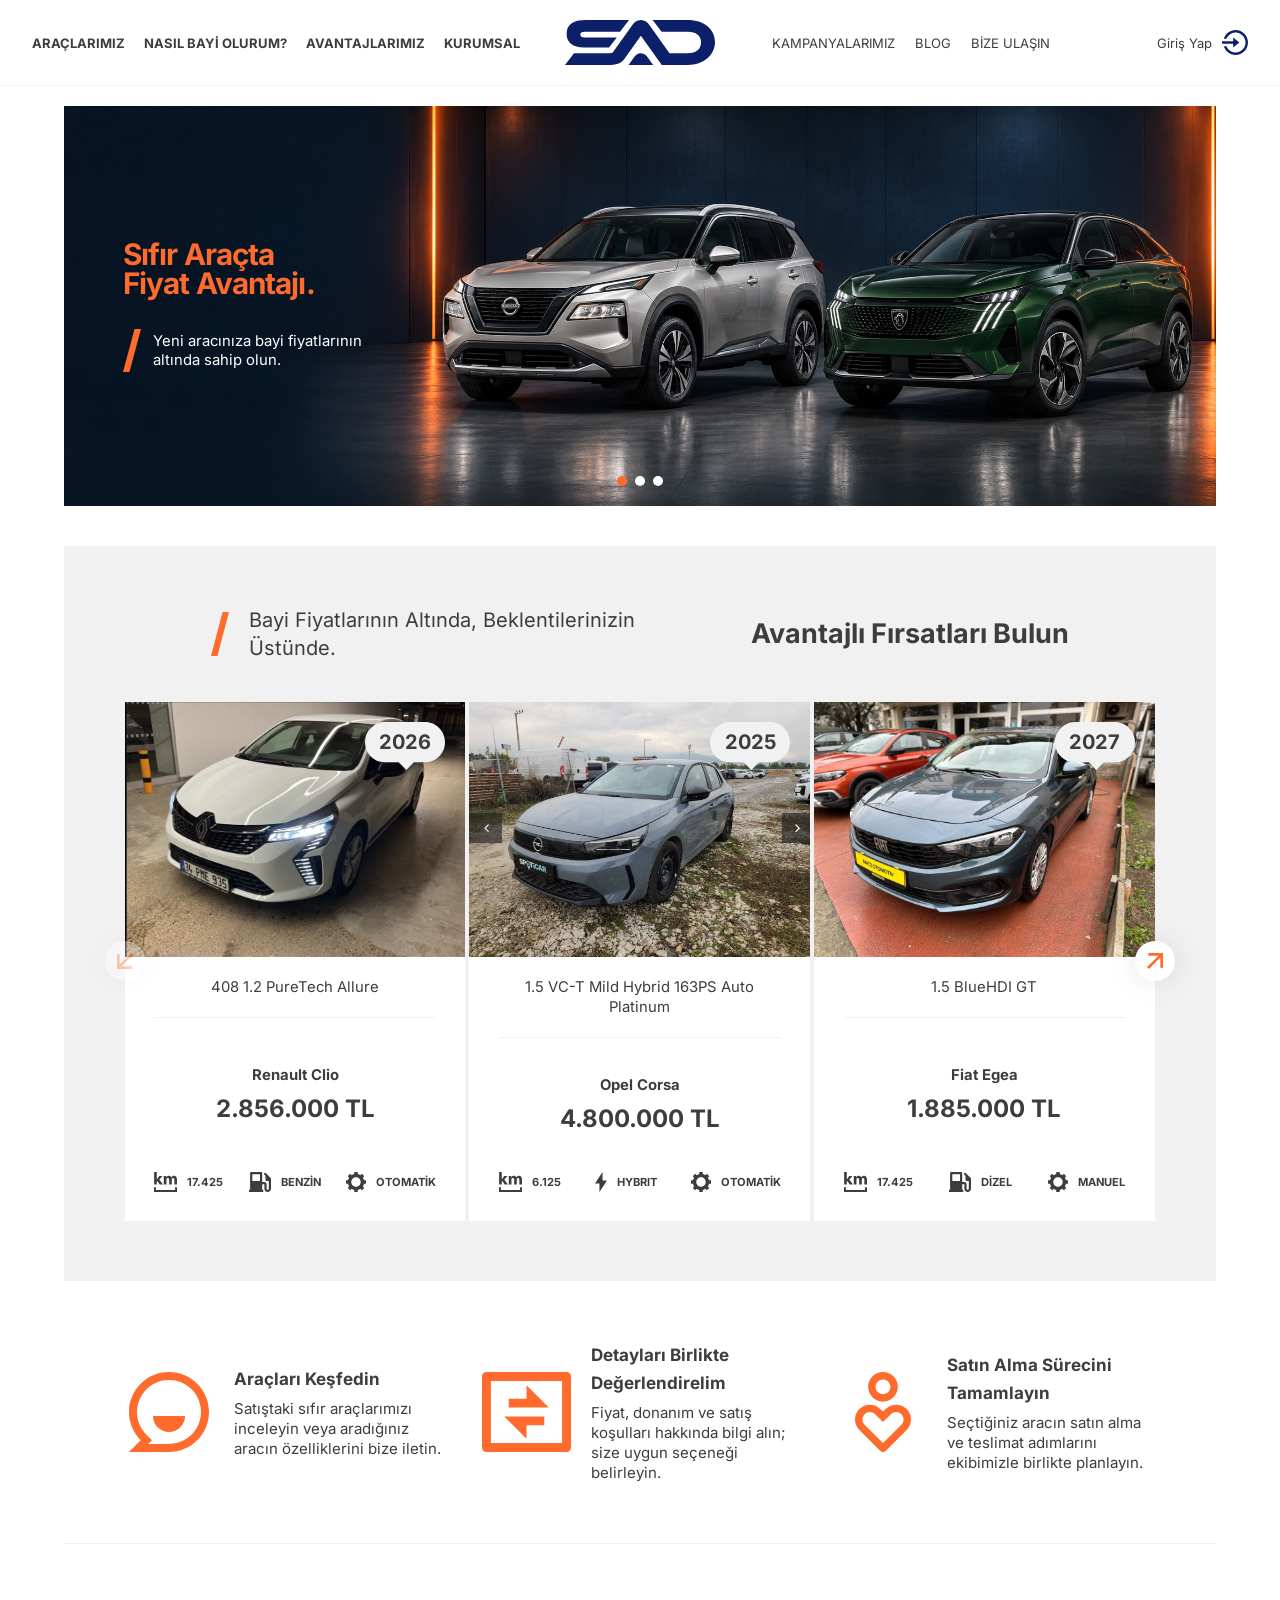
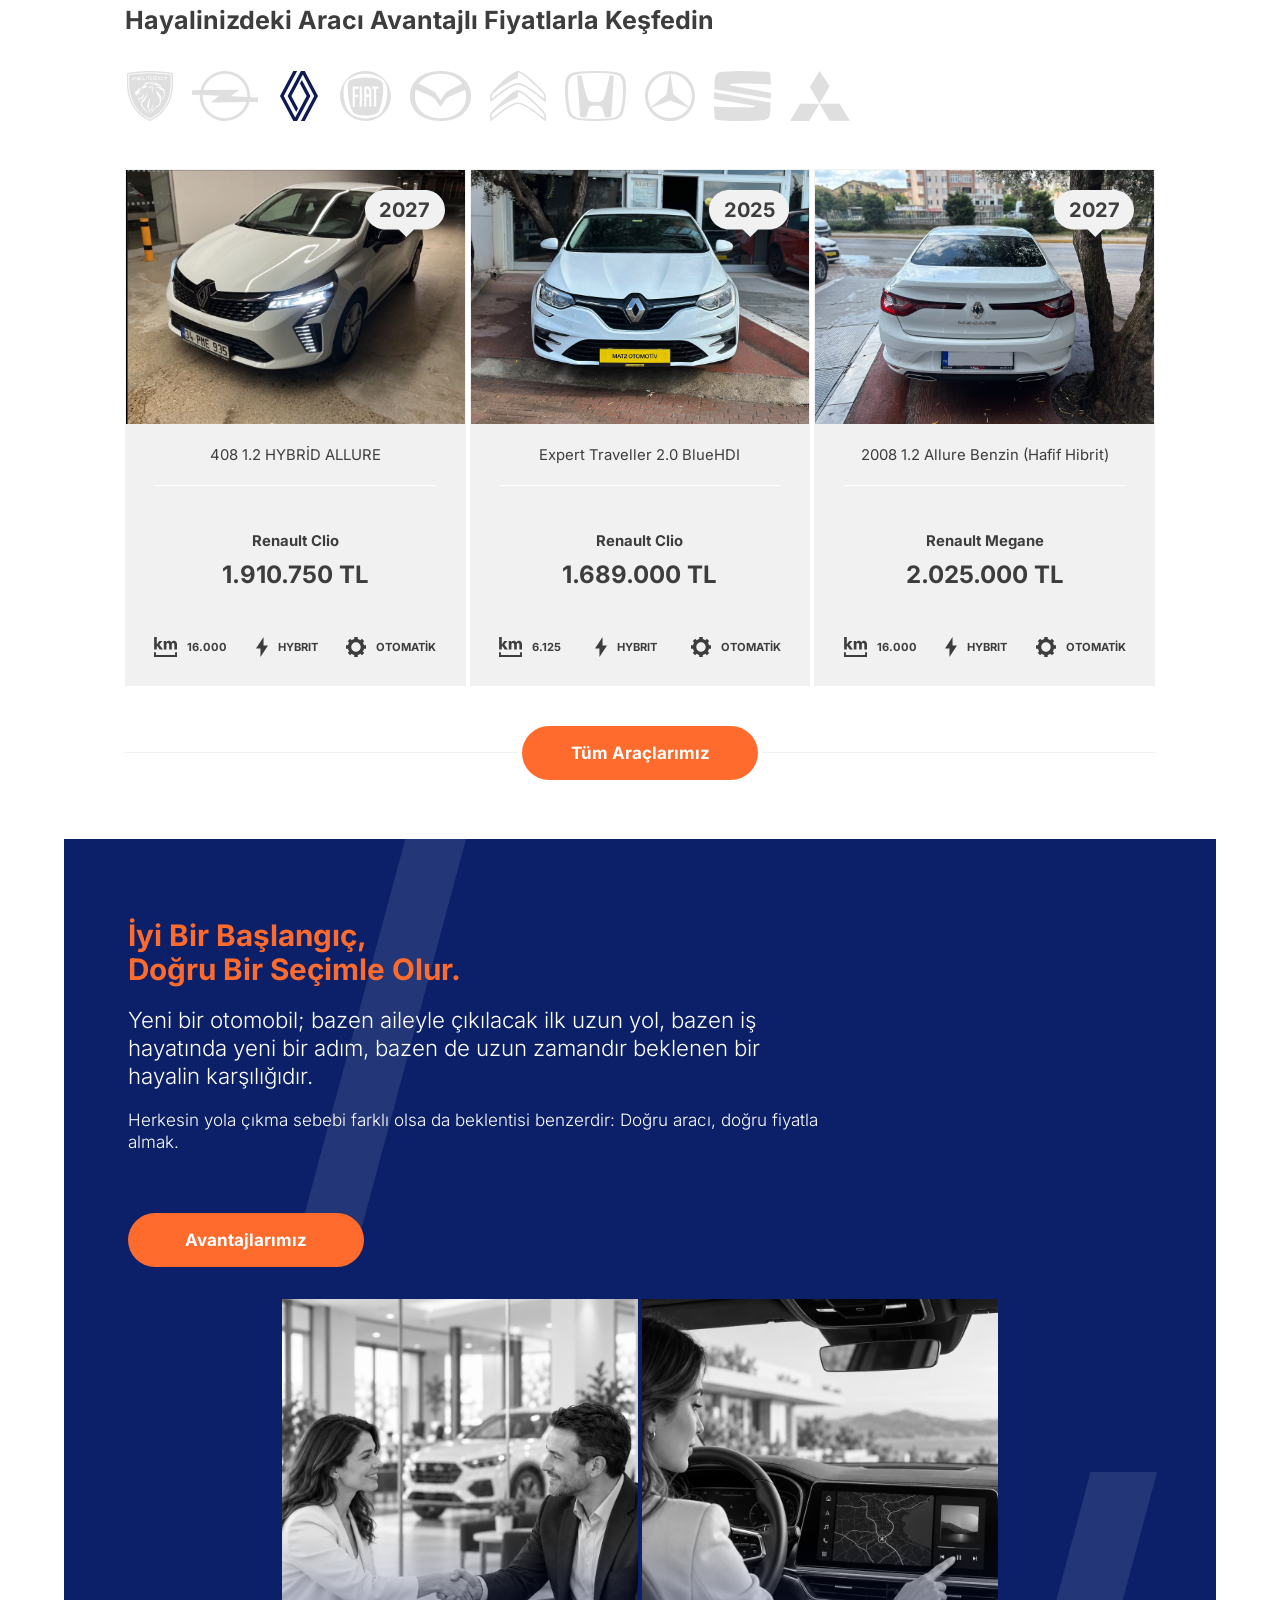
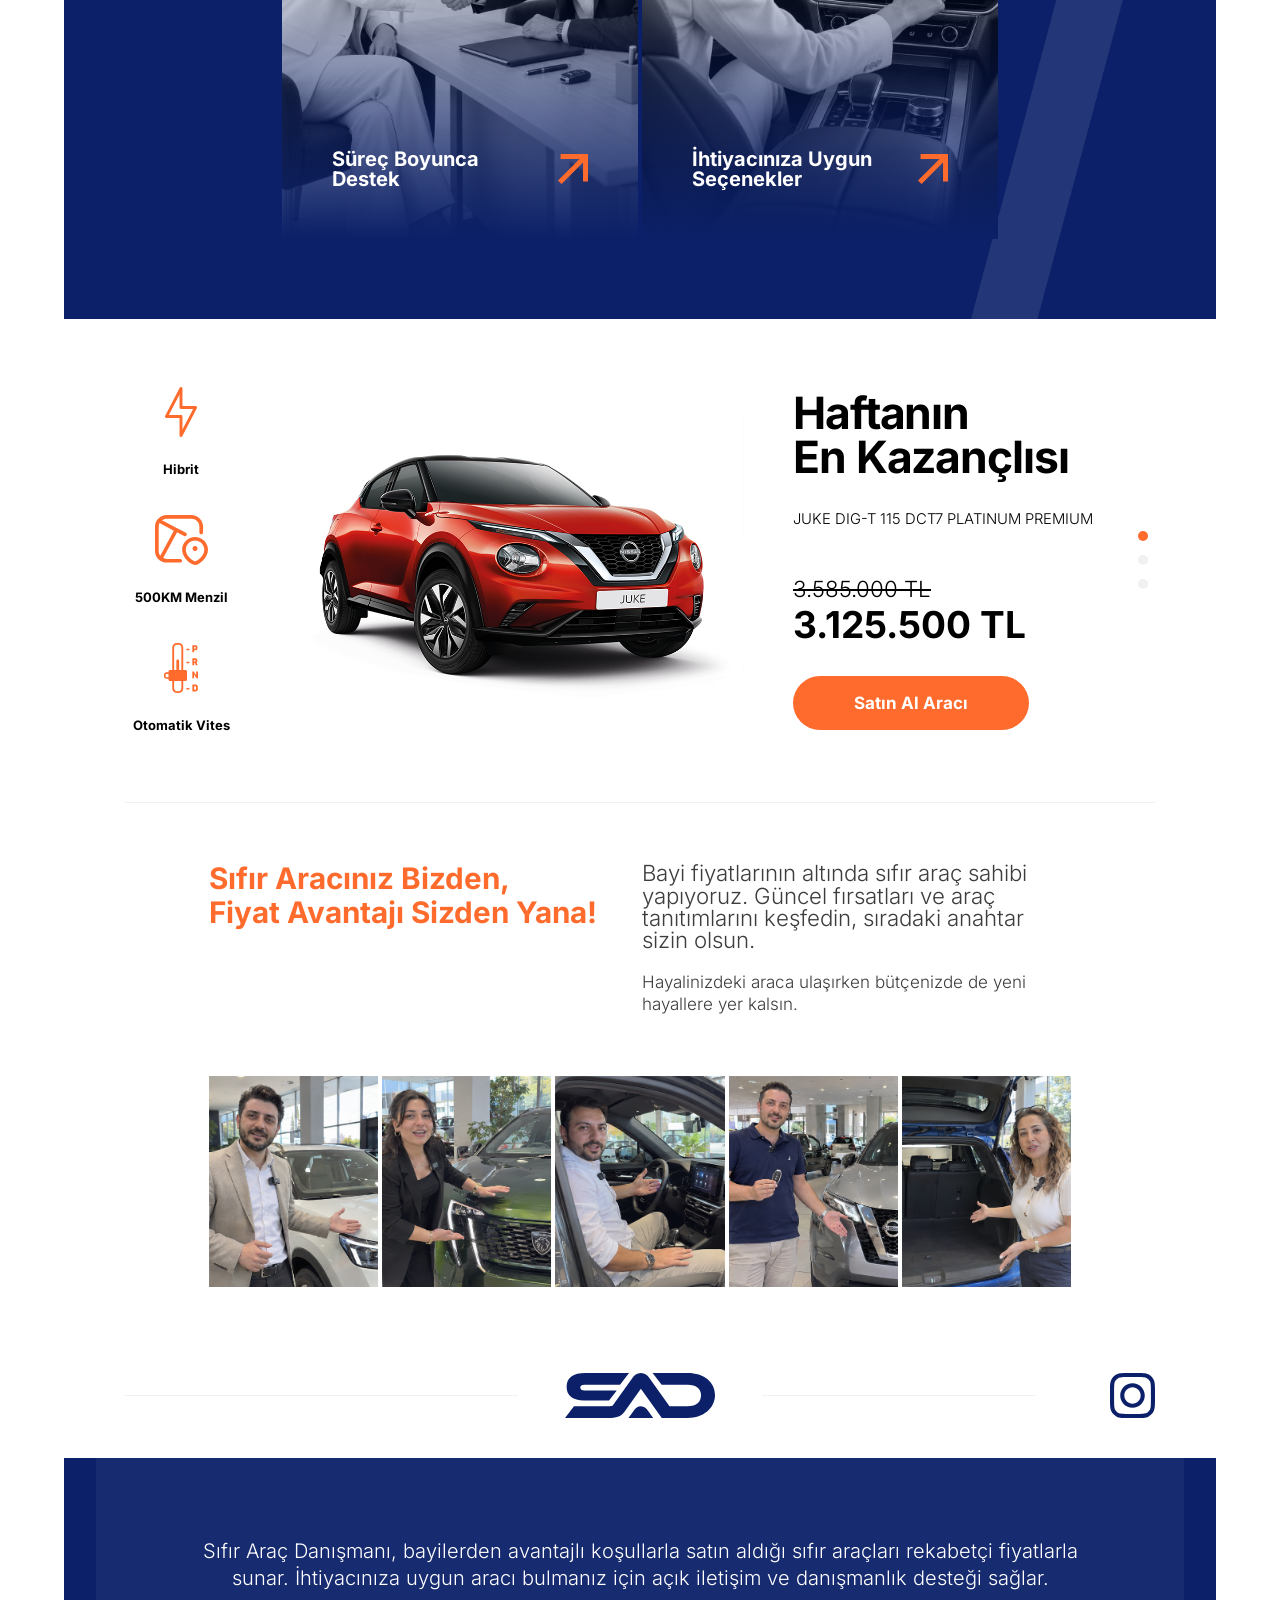
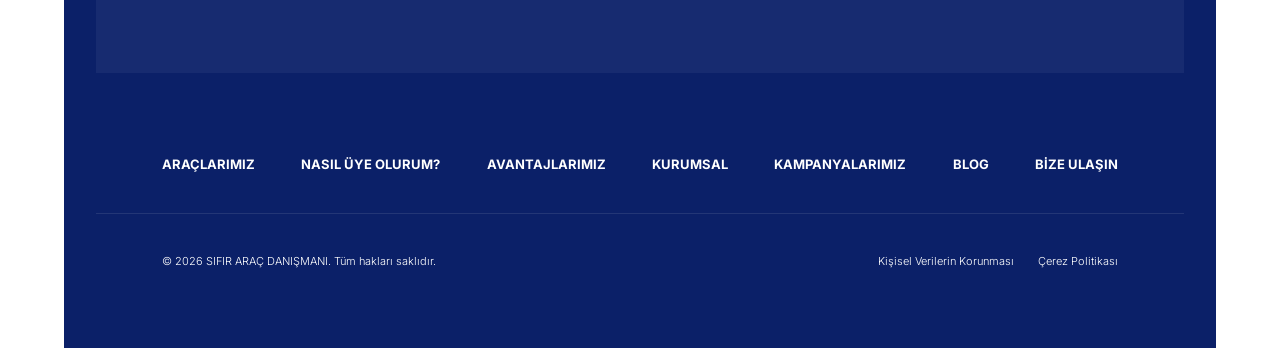
<file: index.html>
<!doctype html>
<html lang="tr">
<head>
  <meta charset="UTF-8">
  <meta name="viewport" content="width=device-width, initial-scale=1.0">
  <title>Sıfır Araç Danışmanı | Sıfır Araçlar ve Fırsatlar</title>
  <meta name="description" content="Sıfır araç seçeneklerini ve kampanyalarını keşfedin. Sıfır Araç Danışmanı ile araçlar ve satın alma süreci hakkında bilgi alın.">
  <link rel="stylesheet" href="assets/plugins/swiper/swiper-bundle.min.css">
  <link rel="stylesheet" href="assets/scss/style.css">
  <script src="assets/plugins/swiper/swiper-bundle.min.js" defer></script>
  <script src="assets/js/main.js" defer></script>
</head>
<body>
  <header class="site-header">
    <div class="site-header__inner">
      <a class="site-header__brand" href="./" aria-label="Sıfır Araç Danışmanı ana sayfa"><img src="assets/img/logo.svg" width="150" height="45" alt="Sıfır Araç Danışmanı"></a>
      <button class="menu-toggle " type="button" aria-expanded="false" aria-controls="site-menu" aria-label="Menüyü aç"><span></span><span></span><span></span></button>
      <div class="site-menu" id="site-menu" tabindex="-1">
        <div class="site-menu__top"><a class="site-header__brand" href="./" aria-label="Sıfır Araç Danışmanı ana sayfa"><img src="assets/img/logo.svg" width="150" height="45" alt="Sıfır Araç Danışmanı"></a><button class="menu-toggle menu-toggle--inside" type="button" aria-expanded="false" aria-controls="site-menu" aria-label="Menüyü aç"><span></span><span></span><span></span></button></div>
        <nav class="site-header__primary" aria-label="Ana menü">
            <a href="list.html">ARAÇLARIMIZ</a>
            <a href="nasil-bayi-olurum.html">NASIL BAYİ OLURUM?</a>
            <a href="avantajlarimiz.html">AVANTAJLARIMIZ</a>
            <a href="kurumsal.html">KURUMSAL</a>
          </nav>
        <div class="site-header__right">
          <nav class="site-header__secondary" aria-label="Diğer bağlantılar">
            <a href="kampanyalarimiz.html">KAMPANYALARIMIZ</a>
            <a href="blog.html">BLOG</a>
            <a href="contact.html">BİZE ULAŞIN</a>
          </nav>
          <a class="site-header__account" href="#"><span>Giriş Yap</span><img src="assets/img/account.svg" width="26" height="25" alt=""></a>
        </div>
      </div>
    </div>
    <div class="menu-overlay" aria-hidden="true"></div>
  </header>
  <main id="main-content">
    <section class="hero" aria-labelledby="hero-title">
      <div class="hero__slider swiper" aria-label="Sıfır araç fırsatları" aria-roledescription="slayt gösterisi">
        <div class="swiper-wrapper">
          <div class="swiper-slide">
            <img class="hero__image" src="assets/img/slider01.png" width="2172" height="724" alt="Nissan ve Peugeot sıfır araç seçenekleri" fetchpriority="high" decoding="async">
            <div class="hero__copy">
              <div data-swiper-parallax-y="70" data-swiper-parallax-opacity="0" data-swiper-parallax-duration="850">
                <h1 id="hero-title" class="hero__title hero__text hero__text--title">Sıfır Araçta<br>Fiyat Avantajı.</h1>
              </div>
              <div data-swiper-parallax-y="110" data-swiper-parallax-opacity="0" data-swiper-parallax-duration="1000">
                <p class="hero__text hero__text--description"><img src="assets/img/banner-accent.svg" width="18.2354" height="43.5371" alt="">Yeni aracınıza bayi fiyatlarının<br class="hero__desktop-break"> altında sahip olun.</p>
              </div>
            </div>
          </div>
          <div class="swiper-slide">
            <img class="hero__image" src="assets/img/slider02.png" width="2172" height="724" alt="Nissan ve Peugeot sıfır araç seçenekleri" loading="lazy" decoding="async">
            <div class="hero__copy">
              <div data-swiper-parallax-y="70" data-swiper-parallax-opacity="0" data-swiper-parallax-duration="850">
                <h2 class="hero__title hero__text hero__text--title">Sıfır Araçta<br>Fiyat Avantajı.</h2>
              </div>
              <div data-swiper-parallax-y="110" data-swiper-parallax-opacity="0" data-swiper-parallax-duration="1000">
                <p class="hero__text hero__text--description"><img src="assets/img/banner-accent.svg" width="18.2354" height="43.5371" alt="">Yeni aracınıza bayi fiyatlarının<br class="hero__desktop-break"> altında sahip olun.</p>
              </div>
            </div>
          </div>
          <div class="swiper-slide">
            <img class="hero__image" src="assets/img/slider03.png" width="2172" height="724" alt="Nissan ve Peugeot sıfır araç seçenekleri" loading="lazy" decoding="async">
            <div class="hero__copy">
              <div data-swiper-parallax-y="70" data-swiper-parallax-opacity="0" data-swiper-parallax-duration="850">
                <h2 class="hero__title hero__text hero__text--title">Sıfır Araçta<br>Fiyat Avantajı.</h2>
              </div>
              <div data-swiper-parallax-y="110" data-swiper-parallax-opacity="0" data-swiper-parallax-duration="1000">
                <p class="hero__text hero__text--description"><img src="assets/img/banner-accent.svg" width="18.2354" height="43.5371" alt="">Yeni aracınıza bayi fiyatlarının<br class="hero__desktop-break"> altında sahip olun.</p>
              </div>
            </div>
          </div>
        </div>
        <div class="hero__pagination swiper-pagination"></div>
      </div>
    </section>
    <section class="vehicle-offers" aria-labelledby="vehicle-offers-title">
      <div class="vehicle-offers__heading">
        <p><img src="assets/img/banner-accent.svg" width="18.2354" height="43.5371" alt="">Bayi Fiyatlarının Altında, Beklentilerinizin Üstünde.</p>
        <h2 id="vehicle-offers-title">Avantajlı Fırsatları Bulun</h2>
      </div>
      <div class="vehicle-offers__carousel">
        <div class="vehicle-offers__slider swiper" aria-label="Avantajlı araç fırsatları">
          <div class="swiper-wrapper">
            <article class="vehicle-card swiper-slide" data-category="automobile">
              <a class="vehicle-card__link" href="detail.html?arac=renault-clio" aria-label="Renault Clio detaylarını incele">
                <div class="vehicle-card__media">
                  <img class="vehicle-card__image" src="assets/img/WhatsApp%20Image%202026-11-15%20at%2013.26.48%20%285%29.jpg" width="800" height="600" alt="Beyaz Renault Clio araç fotoğrafı" loading="lazy" decoding="async">
                  <span class="vehicle-card__year"><img class="vehicle-card__icon-normal" src="assets/img/year-badge.svg" width="80" height="47.627" alt=""><img class="vehicle-card__icon-hover" src="assets/img/year-badge-hover.svg" width="80" height="47.627" alt=""><span>2026</span></span>
                </div>
                <div class="vehicle-card__body">
                  <p class="vehicle-card__model">408 1.2 PureTech Allure</p>
                  <div class="vehicle-card__price-block"><h3>Renault Clio</h3><p class="vehicle-card__price">2.856.000 TL</p></div>
                  <ul class="vehicle-card__specs" aria-label="Araç özellikleri">
                    <li aria-label="Kilometre: 17.425"><span class="vehicle-card__spec-icon"><img class="vehicle-card__icon-normal" src="assets/img/car-km.svg" width="23" height="20" alt=""><img class="vehicle-card__icon-hover" src="assets/img/car-km-hover.svg" width="23" height="20" alt=""></span><span>17.425</span></li>
                    <li aria-label="Yakıt: BENZİN"><span class="vehicle-card__spec-icon"><img class="vehicle-card__icon-normal" src="assets/img/car-fuel.svg" width="22" height="20" alt=""><img class="vehicle-card__icon-hover" src="assets/img/car-fuel-hover.svg" width="22" height="20" alt=""></span><span>BENZİN</span></li>
                    <li aria-label="Vites: OTOMATİK"><span class="vehicle-card__spec-icon"><img class="vehicle-card__icon-normal" src="assets/img/car-gear.svg" width="20" height="20" alt=""><img class="vehicle-card__icon-hover" src="assets/img/car-gear-hover.svg" width="20" height="20" alt=""></span><span>OTOMATİK</span></li>
                  </ul>
                </div>
              </a>
            </article>
            <article class="vehicle-card swiper-slide" data-category="automobile">
              <a class="vehicle-card__link" href="detail.html?arac=opel-corsa" aria-label="Opel Corsa detaylarını incele">
                <div class="vehicle-card__media">
                  <img class="vehicle-card__image" src="assets/img/WhatsApp%20Image%202026-11-15%20at%2013.26.48%20%284%29.jpeg" width="800" height="600" alt="Gri Opel Corsa araç fotoğrafı" loading="lazy" decoding="async">
                  <span class="vehicle-card__year"><img class="vehicle-card__icon-normal" src="assets/img/year-badge.svg" width="80" height="47.627" alt=""><img class="vehicle-card__icon-hover" src="assets/img/year-badge-hover.svg" width="80" height="47.627" alt=""><span>2025</span></span>
                </div>
                <div class="vehicle-card__body">
                  <p class="vehicle-card__model">1.5 VC-T Mild Hybrid 163PS Auto Platinum</p>
                  <div class="vehicle-card__price-block"><h3>Opel Corsa</h3><p class="vehicle-card__price">4.800.000 TL</p></div>
                  <ul class="vehicle-card__specs" aria-label="Araç özellikleri">
                    <li aria-label="Kilometre: 6.125"><span class="vehicle-card__spec-icon"><img class="vehicle-card__icon-normal" src="assets/img/car-km.svg" width="23" height="20" alt=""><img class="vehicle-card__icon-hover" src="assets/img/car-km-hover.svg" width="23" height="20" alt=""></span><span>6.125</span></li>
                    <li aria-label="Yakıt: HYBRIT"><span class="vehicle-card__spec-icon"><img class="vehicle-card__icon-normal" src="assets/img/car-hybrid.svg" width="12" height="20" alt=""><img class="vehicle-card__icon-hover" src="assets/img/car-hybrid-hover.svg" width="12" height="20" alt=""></span><span>HYBRIT</span></li>
                    <li aria-label="Vites: OTOMATİK"><span class="vehicle-card__spec-icon"><img class="vehicle-card__icon-normal" src="assets/img/car-gear.svg" width="20" height="20" alt=""><img class="vehicle-card__icon-hover" src="assets/img/car-gear-hover.svg" width="20" height="20" alt=""></span><span>OTOMATİK</span></li>
                  </ul>
                </div>
              </a>
            </article>
            <article class="vehicle-card swiper-slide" data-category="automobile">
              <a class="vehicle-card__link" href="detail.html?arac=fiat-egea" aria-label="Fiat Egea detaylarını incele">
                <div class="vehicle-card__media">
                  <img class="vehicle-card__image" src="assets/img/WhatsApp%20Image%202026-11-15%20at%2013.26.48%20%2810%29.jpeg" width="800" height="600" alt="Gri Fiat Egea araç fotoğrafı" loading="lazy" decoding="async">
                  <span class="vehicle-card__year"><img class="vehicle-card__icon-normal" src="assets/img/year-badge.svg" width="80" height="47.627" alt=""><img class="vehicle-card__icon-hover" src="assets/img/year-badge-hover.svg" width="80" height="47.627" alt=""><span>2027</span></span>
                </div>
                <div class="vehicle-card__body">
                  <p class="vehicle-card__model">1.5 BlueHDI GT</p>
                  <div class="vehicle-card__price-block"><h3>Fiat Egea</h3><p class="vehicle-card__price">1.885.000 TL</p></div>
                  <ul class="vehicle-card__specs" aria-label="Araç özellikleri">
                    <li aria-label="Kilometre: 17.425"><span class="vehicle-card__spec-icon"><img class="vehicle-card__icon-normal" src="assets/img/car-km.svg" width="23" height="20" alt=""><img class="vehicle-card__icon-hover" src="assets/img/car-km-hover.svg" width="23" height="20" alt=""></span><span>17.425</span></li>
                    <li aria-label="Yakıt: DİZEL"><span class="vehicle-card__spec-icon"><img class="vehicle-card__icon-normal" src="assets/img/car-fuel.svg" width="22" height="20" alt=""><img class="vehicle-card__icon-hover" src="assets/img/car-fuel-hover.svg" width="22" height="20" alt=""></span><span>DİZEL</span></li>
                    <li aria-label="Vites: MANUEL"><span class="vehicle-card__spec-icon"><img class="vehicle-card__icon-normal" src="assets/img/car-gear.svg" width="20" height="20" alt=""><img class="vehicle-card__icon-hover" src="assets/img/car-gear-hover.svg" width="20" height="20" alt=""></span><span>MANUEL</span></li>
                  </ul>
                </div>
              </a>
            </article>
            <article class="vehicle-card swiper-slide" data-category="suv">
              <a class="vehicle-card__link" href="detail.html?arac=fiat-egea-cross" aria-label="Fiat Egea Cross detaylarını incele">
                <div class="vehicle-card__media">
                  <img class="vehicle-card__image" src="assets/img/WhatsApp%20Image%202026-11-15%20at%2013.26.48%20%287%29.jpeg" width="800" height="600" alt="Turuncu Fiat Egea Cross araç fotoğrafı" loading="lazy" decoding="async">
                  <span class="vehicle-card__year"><img class="vehicle-card__icon-normal" src="assets/img/year-badge.svg" width="80" height="47.627" alt=""><img class="vehicle-card__icon-hover" src="assets/img/year-badge-hover.svg" width="80" height="47.627" alt=""><span>2026</span></span>
                </div>
                <div class="vehicle-card__body">
                  <p class="vehicle-card__model">408 1.2 PureTech Allure</p>
                  <div class="vehicle-card__price-block"><h3>Fiat Egea Cross</h3><p class="vehicle-card__price">2.856.000 TL</p></div>
                  <ul class="vehicle-card__specs" aria-label="Araç özellikleri">
                    <li aria-label="Kilometre: 17.425"><span class="vehicle-card__spec-icon"><img class="vehicle-card__icon-normal" src="assets/img/car-km.svg" width="23" height="20" alt=""><img class="vehicle-card__icon-hover" src="assets/img/car-km-hover.svg" width="23" height="20" alt=""></span><span>17.425</span></li>
                    <li aria-label="Yakıt: BENZİN"><span class="vehicle-card__spec-icon"><img class="vehicle-card__icon-normal" src="assets/img/car-fuel.svg" width="22" height="20" alt=""><img class="vehicle-card__icon-hover" src="assets/img/car-fuel-hover.svg" width="22" height="20" alt=""></span><span>BENZİN</span></li>
                    <li aria-label="Vites: OTOMATİK"><span class="vehicle-card__spec-icon"><img class="vehicle-card__icon-normal" src="assets/img/car-gear.svg" width="20" height="20" alt=""><img class="vehicle-card__icon-hover" src="assets/img/car-gear-hover.svg" width="20" height="20" alt=""></span><span>OTOMATİK</span></li>
                  </ul>
                </div>
              </a>
            </article>
            <article class="vehicle-card swiper-slide" data-category="minivan">
              <a class="vehicle-card__link" href="detail.html?arac=fiat-doblo" aria-label="Fiat Doblo detaylarını incele">
                <div class="vehicle-card__media">
                  <img class="vehicle-card__image" src="assets/img/WhatsApp%20Image%202026-11-15%20at%2013.23.39%20%281%29.jpeg" width="800" height="600" alt="Beyaz Fiat Doblo araç fotoğrafı" loading="lazy" decoding="async">
                  <span class="vehicle-card__year"><img class="vehicle-card__icon-normal" src="assets/img/year-badge.svg" width="80" height="47.627" alt=""><img class="vehicle-card__icon-hover" src="assets/img/year-badge-hover.svg" width="80" height="47.627" alt=""><span>2025</span></span>
                </div>
                <div class="vehicle-card__body">
                  <p class="vehicle-card__model">1.5 VC-T Mild Hybrid 163PS Auto Platinum</p>
                  <div class="vehicle-card__price-block"><h3>Fiat Doblo</h3><p class="vehicle-card__price">4.800.000 TL</p></div>
                  <ul class="vehicle-card__specs" aria-label="Araç özellikleri">
                    <li aria-label="Kilometre: 6.125"><span class="vehicle-card__spec-icon"><img class="vehicle-card__icon-normal" src="assets/img/car-km.svg" width="23" height="20" alt=""><img class="vehicle-card__icon-hover" src="assets/img/car-km-hover.svg" width="23" height="20" alt=""></span><span>6.125</span></li>
                    <li aria-label="Yakıt: HYBRIT"><span class="vehicle-card__spec-icon"><img class="vehicle-card__icon-normal" src="assets/img/car-hybrid.svg" width="12" height="20" alt=""><img class="vehicle-card__icon-hover" src="assets/img/car-hybrid-hover.svg" width="12" height="20" alt=""></span><span>HYBRIT</span></li>
                    <li aria-label="Vites: OTOMATİK"><span class="vehicle-card__spec-icon"><img class="vehicle-card__icon-normal" src="assets/img/car-gear.svg" width="20" height="20" alt=""><img class="vehicle-card__icon-hover" src="assets/img/car-gear-hover.svg" width="20" height="20" alt=""></span><span>OTOMATİK</span></li>
                  </ul>
                </div>
              </a>
            </article>
            <article class="vehicle-card swiper-slide" data-category="minivan">
              <a class="vehicle-card__link" href="detail.html?arac=opel-combo" aria-label="Opel Combo detaylarını incele">
                <div class="vehicle-card__media">
                  <img class="vehicle-card__image" src="assets/img/WhatsApp%20Image%202026-11-15%20at%2013.23.39%20%286%29.jpeg" width="800" height="600" alt="Gri Opel Combo araç fotoğrafı" loading="lazy" decoding="async">
                  <span class="vehicle-card__year"><img class="vehicle-card__icon-normal" src="assets/img/year-badge.svg" width="80" height="47.627" alt=""><img class="vehicle-card__icon-hover" src="assets/img/year-badge-hover.svg" width="80" height="47.627" alt=""><span>2027</span></span>
                </div>
                <div class="vehicle-card__body">
                  <p class="vehicle-card__model">1.5 BlueHDI GT</p>
                  <div class="vehicle-card__price-block"><h3>Opel Combo</h3><p class="vehicle-card__price">1.885.000 TL</p></div>
                  <ul class="vehicle-card__specs" aria-label="Araç özellikleri">
                    <li aria-label="Kilometre: 17.425"><span class="vehicle-card__spec-icon"><img class="vehicle-card__icon-normal" src="assets/img/car-km.svg" width="23" height="20" alt=""><img class="vehicle-card__icon-hover" src="assets/img/car-km-hover.svg" width="23" height="20" alt=""></span><span>17.425</span></li>
                    <li aria-label="Yakıt: DİZEL"><span class="vehicle-card__spec-icon"><img class="vehicle-card__icon-normal" src="assets/img/car-fuel.svg" width="22" height="20" alt=""><img class="vehicle-card__icon-hover" src="assets/img/car-fuel-hover.svg" width="22" height="20" alt=""></span><span>DİZEL</span></li>
                    <li aria-label="Vites: MANUEL"><span class="vehicle-card__spec-icon"><img class="vehicle-card__icon-normal" src="assets/img/car-gear.svg" width="20" height="20" alt=""><img class="vehicle-card__icon-hover" src="assets/img/car-gear-hover.svg" width="20" height="20" alt=""></span><span>MANUEL</span></li>
                  </ul>
                </div>
              </a>
            </article>
          </div>
        </div>
        <button class="vehicle-offers__arrow vehicle-offers__prev" type="button" aria-label="Önceki araç"><img src="assets/img/arrow-prev.svg" width="16" height="16" alt=""></button>
        <button class="vehicle-offers__arrow vehicle-offers__next" type="button" aria-label="Sonraki araç"><img src="assets/img/arrow-next.svg" width="16" height="16" alt=""></button>
      </div>
    </section>
    <section class="process-steps" aria-label="Araç satın alma adımları">
      <ol class="process-steps__list">
        <li class="process-steps__item">
          <span class="process-steps__icon"><img src="assets/img/step-discover.svg" width="80" height="80" alt="" ></span>
          <div><h2>Araçları Keşfedin</h2><p>Satıştaki sıfır araçlarımızı inceleyin veya aradığınız aracın özelliklerini bize iletin.</p></div>
        </li>
        <li class="process-steps__item">
          <span class="process-steps__icon"><img src="assets/img/step-review.svg" width="89" height="80" alt="" ></span>
          <div><h2>Detayları Birlikte Değerlendirelim</h2><p>Fiyat, donanım ve satış koşulları hakkında bilgi alın; size uygun seçeneği belirleyin.</p></div>
        </li>
        <li class="process-steps__item">
          <span class="process-steps__icon"><img src="assets/img/step-purchase.svg" width="56" height="80" alt="" ></span>
          <div><h2>Satın Alma Sürecini Tamamlayın</h2><p>Seçtiğiniz aracın satın alma ve teslimat adımlarını ekibimizle birlikte planlayın.</p></div>
        </li>
      </ol>
    </section>
    <section class="vehicle-catalog" aria-labelledby="vehicle-catalog-title">
      <div class="vehicle-catalog__heading">
        <h2 id="vehicle-catalog-title">Hayalinizdeki Aracı Avantajlı Fiyatlarla Keşfedin</h2>
        <div class="brand-tabs" role="tablist" aria-label="Araç markaları">
          <button class="brand-tabs__tab" type="button" role="tab" id="brand-tab-peugeot" aria-controls="brand-panel-peugeot" aria-selected="false" tabindex="-1" aria-label="Peugeot" title="Peugeot"><img src="assets/img/brand-peugeot.svg" width="46" height="50" alt="" ></button>
          <button class="brand-tabs__tab" type="button" role="tab" id="brand-tab-opel" aria-controls="brand-panel-opel" aria-selected="false" tabindex="-1" aria-label="Opel" title="Opel"><img src="assets/img/brand-opel.svg" width="66" height="50" alt="" ></button>
          <button class="brand-tabs__tab" type="button" role="tab" id="brand-tab-renault" aria-controls="brand-panel-renault" aria-selected="true" tabindex="0" aria-label="Renault" title="Renault"><img src="assets/img/brand-renault.svg" width="38" height="50" alt="" ></button>
          <button class="brand-tabs__tab" type="button" role="tab" id="brand-tab-fiat" aria-controls="brand-panel-fiat" aria-selected="false" tabindex="-1" aria-label="Fiat" title="Fiat"><img src="assets/img/brand-fiat.svg" width="51" height="50" alt="" ></button>
          <button class="brand-tabs__tab" type="button" role="tab" id="brand-tab-mazda" aria-controls="brand-panel-mazda" aria-selected="false" tabindex="-1" aria-label="Mazda" title="Mazda"><img src="assets/img/brand-mazda.svg" width="61" height="50" alt="" ></button>
          <button class="brand-tabs__tab" type="button" role="tab" id="brand-tab-citroen" aria-controls="brand-panel-citroen" aria-selected="false" tabindex="-1" aria-label="Citroën" title="Citroën"><img src="assets/img/brand-citroen.svg" width="56" height="50" alt="" ></button>
          <button class="brand-tabs__tab" type="button" role="tab" id="brand-tab-honda" aria-controls="brand-panel-honda" aria-selected="false" tabindex="-1" aria-label="Honda" title="Honda"><img src="assets/img/brand-honda.svg" width="61" height="50" alt="" ></button>
          <button class="brand-tabs__tab" type="button" role="tab" id="brand-tab-mercedes" aria-controls="brand-panel-mercedes" aria-selected="false" tabindex="-1" aria-label="Mercedes-Benz" title="Mercedes-Benz"><img src="assets/img/brand-mercedes.svg" width="50" height="50" alt="" ></button>
          <button class="brand-tabs__tab" type="button" role="tab" id="brand-tab-seat" aria-controls="brand-panel-seat" aria-selected="false" tabindex="-1" aria-label="SEAT" title="SEAT"><img src="assets/img/brand-seat.svg" width="57" height="50" alt="" ></button>
          <button class="brand-tabs__tab" type="button" role="tab" id="brand-tab-mitsubishi" aria-controls="brand-panel-mitsubishi" aria-selected="false" tabindex="-1" aria-label="Mitsubishi" title="Mitsubishi"><img src="assets/img/brand-mitsubishi.svg" width="60" height="50" alt="" ></button>
        </div>
      </div>
      <div class="vehicle-catalog__panel" id="brand-panel-peugeot" hidden role="tabpanel" aria-labelledby="brand-tab-peugeot" tabindex="0">
        <div class="vehicle-catalog__grid">
          <!-- Kart metinleri ve görseller Figma'daki eşleşmeleri korur. -->
          <article class="vehicle-card vehicle-card--catalog">
            <a class="vehicle-card__link" href="detail.html?arac=peugeot-5008" aria-label="PEUGEOT 5008 GT detaylarını incele">
              <div class="vehicle-card__media">
                <img class="vehicle-card__image" src="assets/img/716ba364b38f356ca582f0593e90cbcaf5bcd223.png" width="554" height="247" alt="PEUGEOT 5008 GT" loading="lazy" decoding="async">
                <span class="vehicle-card__year"><img src="assets/img/year-badge.svg" width="80" height="47.627" alt="" class="vehicle-card__icon-normal"><img src="assets/img/year-badge-hover.svg" width="80" height="47.627" alt="" class="vehicle-card__icon-hover"><span>2025</span></span>
              </div>
              <div class="vehicle-card__body">
                <p class="vehicle-card__model">5008 1.2 HYBRİD e-DCS6</p>
                <div class="vehicle-card__price-block"><h3>PEUGEOT 5008 GT</h3><p class="vehicle-card__price">3.250.000 TL</p></div>
                <ul class="vehicle-card__specs" aria-label="Araç özellikleri">
                  <li aria-label="Kilometre: 6.125"><span class="vehicle-card__spec-icon"><img src="assets/img/car-km.svg" width="23" height="20" alt="" class="vehicle-card__icon-normal"><img src="assets/img/car-km-hover.svg" width="23" height="20" alt="" class="vehicle-card__icon-hover"></span><span>6.125</span></li>
                  <li aria-label="Yakıt: HYBRIT"><span class="vehicle-card__spec-icon"><img src="assets/img/car-hybrid.svg" width="12" height="20" alt="" class="vehicle-card__icon-normal"><img src="assets/img/car-hybrid-hover.svg" width="12" height="20" alt="" class="vehicle-card__icon-hover"></span><span>HYBRIT</span></li>
                  <li aria-label="Vites: OTOMATİK"><span class="vehicle-card__spec-icon"><img src="assets/img/car-gear.svg" width="20" height="20" alt="" class="vehicle-card__icon-normal"><img src="assets/img/car-gear-hover.svg" width="20" height="20" alt="" class="vehicle-card__icon-hover"></span><span>OTOMATİK</span></li>
                </ul>
              </div>
            </a>
          </article>
          <article class="vehicle-card vehicle-card--catalog">
            <a class="vehicle-card__link" href="detail.html?arac=peugeot-408-blue" aria-label="PEUGEOT 408 detaylarını incele">
              <div class="vehicle-card__media">
                <img class="vehicle-card__image" src="assets/img/b4ad8373ecf481f1e2e652e66a0061eacf5c65b0.png" width="597" height="321" alt="PEUGEOT 408" loading="lazy" decoding="async">
                <span class="vehicle-card__year"><img src="assets/img/year-badge.svg" width="80" height="47.627" alt="" class="vehicle-card__icon-normal"><img src="assets/img/year-badge-hover.svg" width="80" height="47.627" alt="" class="vehicle-card__icon-hover"><span>2027</span></span>
              </div>
              <div class="vehicle-card__body">
                <p class="vehicle-card__model">408 1.2 HYBRİD ALLURE</p>
                <div class="vehicle-card__price-block"><h3>PEUGEOT 408</h3><p class="vehicle-card__price">1.910.750 TL</p></div>
                <ul class="vehicle-card__specs" aria-label="Araç özellikleri">
                  <li aria-label="Kilometre: 16.000"><span class="vehicle-card__spec-icon"><img src="assets/img/car-km.svg" width="23" height="20" alt="" class="vehicle-card__icon-normal"><img src="assets/img/car-km-hover.svg" width="23" height="20" alt="" class="vehicle-card__icon-hover"></span><span>16.000</span></li>
                  <li aria-label="Yakıt: HYBRIT"><span class="vehicle-card__spec-icon"><img src="assets/img/car-hybrid.svg" width="12" height="20" alt="" class="vehicle-card__icon-normal"><img src="assets/img/car-hybrid-hover.svg" width="12" height="20" alt="" class="vehicle-card__icon-hover"></span><span>HYBRIT</span></li>
                  <li aria-label="Vites: OTOMATİK"><span class="vehicle-card__spec-icon"><img src="assets/img/car-gear.svg" width="20" height="20" alt="" class="vehicle-card__icon-normal"><img src="assets/img/car-gear-hover.svg" width="20" height="20" alt="" class="vehicle-card__icon-hover"></span><span>OTOMATİK</span></li>
                </ul>
              </div>
            </a>
          </article>
          <article class="vehicle-card vehicle-card--catalog">
            <a class="vehicle-card__link" href="detail.html?arac=peugeot-408-green" aria-label="PEUGEOT 408 detaylarını incele">
              <div class="vehicle-card__media">
                <img class="vehicle-card__image" src="assets/img/3afd7aeb970be5dec420b4cc2df87a8595ce636d.png" width="1030" height="592" alt="PEUGEOT 408" loading="lazy" decoding="async">
                <span class="vehicle-card__year"><img src="assets/img/year-badge.svg" width="80" height="47.627" alt="" class="vehicle-card__icon-normal"><img src="assets/img/year-badge-hover.svg" width="80" height="47.627" alt="" class="vehicle-card__icon-hover"><span>2027</span></span>
              </div>
              <div class="vehicle-card__body">
                <p class="vehicle-card__model">408 1.2 HYBRİD ALLURE</p>
                <div class="vehicle-card__price-block"><h3>PEUGEOT 408</h3><p class="vehicle-card__price">1.910.750 TL</p></div>
                <ul class="vehicle-card__specs" aria-label="Araç özellikleri">
                  <li aria-label="Kilometre: 16.000"><span class="vehicle-card__spec-icon"><img src="assets/img/car-km.svg" width="23" height="20" alt="" class="vehicle-card__icon-normal"><img src="assets/img/car-km-hover.svg" width="23" height="20" alt="" class="vehicle-card__icon-hover"></span><span>16.000</span></li>
                  <li aria-label="Yakıt: HYBRIT"><span class="vehicle-card__spec-icon"><img src="assets/img/car-hybrid.svg" width="12" height="20" alt="" class="vehicle-card__icon-normal"><img src="assets/img/car-hybrid-hover.svg" width="12" height="20" alt="" class="vehicle-card__icon-hover"></span><span>HYBRIT</span></li>
                  <li aria-label="Vites: OTOMATİK"><span class="vehicle-card__spec-icon"><img src="assets/img/car-gear.svg" width="20" height="20" alt="" class="vehicle-card__icon-normal"><img src="assets/img/car-gear-hover.svg" width="20" height="20" alt="" class="vehicle-card__icon-hover"></span><span>OTOMATİK</span></li>
                </ul>
              </div>
            </a>
          </article>
          <article class="vehicle-card vehicle-card--catalog">
            <a class="vehicle-card__link" href="detail.html?arac=peugeot-expert" aria-label="YENİ PEUGEOT EXPERT TRAVELER detaylarını incele">
              <div class="vehicle-card__media">
                <img class="vehicle-card__image" src="assets/img/78c497a5975dbc0676f6ef0410097e10066b71a8.png" width="713" height="375" alt="YENİ PEUGEOT EXPERT TRAVELER" loading="lazy" decoding="async">
                <span class="vehicle-card__year"><img src="assets/img/year-badge.svg" width="80" height="47.627" alt="" class="vehicle-card__icon-normal"><img src="assets/img/year-badge-hover.svg" width="80" height="47.627" alt="" class="vehicle-card__icon-hover"><span>2025</span></span>
              </div>
              <div class="vehicle-card__body">
                <p class="vehicle-card__model">Expert Traveller 2.0 BlueHDI</p>
                <div class="vehicle-card__price-block"><h3>YENİ PEUGEOT EXPERT TRAVELER</h3><p class="vehicle-card__price">1.689.000 TL</p></div>
                <ul class="vehicle-card__specs" aria-label="Araç özellikleri">
                  <li aria-label="Kilometre: 6.125"><span class="vehicle-card__spec-icon"><img src="assets/img/car-km.svg" width="23" height="20" alt="" class="vehicle-card__icon-normal"><img src="assets/img/car-km-hover.svg" width="23" height="20" alt="" class="vehicle-card__icon-hover"></span><span>6.125</span></li>
                  <li aria-label="Yakıt: HYBRIT"><span class="vehicle-card__spec-icon"><img src="assets/img/car-hybrid.svg" width="12" height="20" alt="" class="vehicle-card__icon-normal"><img src="assets/img/car-hybrid-hover.svg" width="12" height="20" alt="" class="vehicle-card__icon-hover"></span><span>HYBRIT</span></li>
                  <li aria-label="Vites: OTOMATİK"><span class="vehicle-card__spec-icon"><img src="assets/img/car-gear.svg" width="20" height="20" alt="" class="vehicle-card__icon-normal"><img src="assets/img/car-gear-hover.svg" width="20" height="20" alt="" class="vehicle-card__icon-hover"></span><span>OTOMATİK</span></li>
                </ul>
              </div>
            </a>
          </article>
          <article class="vehicle-card vehicle-card--catalog">
            <a class="vehicle-card__link" href="detail.html?arac=peugeot-2008" aria-label="PEUGEOT 2008 detaylarını incele">
              <div class="vehicle-card__media">
                <img class="vehicle-card__image" src="assets/img/510a31c60c1ce318f499b276e1e357cb291b1ed4.png" width="565" height="293" alt="PEUGEOT 2008" loading="lazy" decoding="async">
                <span class="vehicle-card__year"><img src="assets/img/year-badge.svg" width="80" height="47.627" alt="" class="vehicle-card__icon-normal"><img src="assets/img/year-badge-hover.svg" width="80" height="47.627" alt="" class="vehicle-card__icon-hover"><span>2027</span></span>
              </div>
              <div class="vehicle-card__body">
                <p class="vehicle-card__model">2008 1.2 Allure Benzin (Hafif Hibrit)</p>
                <div class="vehicle-card__price-block"><h3>PEUGEOT 2008</h3><p class="vehicle-card__price">2.025.000 TL</p></div>
                <ul class="vehicle-card__specs" aria-label="Araç özellikleri">
                  <li aria-label="Kilometre: 16.000"><span class="vehicle-card__spec-icon"><img src="assets/img/car-km.svg" width="23" height="20" alt="" class="vehicle-card__icon-normal"><img src="assets/img/car-km-hover.svg" width="23" height="20" alt="" class="vehicle-card__icon-hover"></span><span>16.000</span></li>
                  <li aria-label="Yakıt: HYBRIT"><span class="vehicle-card__spec-icon"><img src="assets/img/car-hybrid.svg" width="12" height="20" alt="" class="vehicle-card__icon-normal"><img src="assets/img/car-hybrid-hover.svg" width="12" height="20" alt="" class="vehicle-card__icon-hover"></span><span>HYBRIT</span></li>
                  <li aria-label="Vites: OTOMATİK"><span class="vehicle-card__spec-icon"><img src="assets/img/car-gear.svg" width="20" height="20" alt="" class="vehicle-card__icon-normal"><img src="assets/img/car-gear-hover.svg" width="20" height="20" alt="" class="vehicle-card__icon-hover"></span><span>OTOMATİK</span></li>
                </ul>
              </div>
            </a>
          </article>
          <article class="vehicle-card vehicle-card--catalog">
            <a class="vehicle-card__link" href="detail.html?arac=peugeot-408-silver" aria-label="PEUGEOT 408 detaylarını incele">
              <div class="vehicle-card__media">
                <img class="vehicle-card__image" src="assets/img/dbd043d8c436427295edd0bcb8d147f05597bf2e.png" width="589" height="329" alt="PEUGEOT 408" loading="lazy" decoding="async">
                <span class="vehicle-card__year"><img src="assets/img/year-badge.svg" width="80" height="47.627" alt="" class="vehicle-card__icon-normal"><img src="assets/img/year-badge-hover.svg" width="80" height="47.627" alt="" class="vehicle-card__icon-hover"><span>2027</span></span>
              </div>
              <div class="vehicle-card__body">
                <p class="vehicle-card__model">408 1.2 HYBRİD ALLURE</p>
                <div class="vehicle-card__price-block"><h3>PEUGEOT 408</h3><p class="vehicle-card__price">1.910.750 TL</p></div>
                <ul class="vehicle-card__specs" aria-label="Araç özellikleri">
                  <li aria-label="Kilometre: 16.000"><span class="vehicle-card__spec-icon"><img src="assets/img/car-km.svg" width="23" height="20" alt="" class="vehicle-card__icon-normal"><img src="assets/img/car-km-hover.svg" width="23" height="20" alt="" class="vehicle-card__icon-hover"></span><span>16.000</span></li>
                  <li aria-label="Yakıt: HYBRIT"><span class="vehicle-card__spec-icon"><img src="assets/img/car-hybrid.svg" width="12" height="20" alt="" class="vehicle-card__icon-normal"><img src="assets/img/car-hybrid-hover.svg" width="12" height="20" alt="" class="vehicle-card__icon-hover"></span><span>HYBRIT</span></li>
                  <li aria-label="Vites: OTOMATİK"><span class="vehicle-card__spec-icon"><img src="assets/img/car-gear.svg" width="20" height="20" alt="" class="vehicle-card__icon-normal"><img src="assets/img/car-gear-hover.svg" width="20" height="20" alt="" class="vehicle-card__icon-hover"></span><span>OTOMATİK</span></li>
                </ul>
              </div>
            </a>
          </article>
        </div>
      </div>
      <div class="vehicle-catalog__panel" id="brand-panel-opel" role="tabpanel" aria-labelledby="brand-tab-opel" tabindex="0" hidden><div class="vehicle-catalog__grid"><article class="vehicle-card vehicle-card--catalog" data-category="automobile">
            <a class="vehicle-card__link" href="detail.html?arac=opel-corsa" aria-label="Opel Corsa detaylarını incele">
              <div class="vehicle-card__media">
                <img class="vehicle-card__image" src="assets/img/WhatsApp%20Image%202026-11-15%20at%2013.26.48%20%284%29.jpeg" width="800" height="600" alt="Gri Opel Corsa araç fotoğrafı" loading="lazy" decoding="async">
                <span class="vehicle-card__year"><img src="assets/img/year-badge.svg" width="80" height="47.627" alt="" class="vehicle-card__icon-normal"><img src="assets/img/year-badge-hover.svg" width="80" height="47.627" alt="" class="vehicle-card__icon-hover"><span>2025</span></span>
              </div>
              <div class="vehicle-card__body">
                <p class="vehicle-card__model">5008 1.2 HYBRİD e-DCS6</p>
                <div class="vehicle-card__price-block"><h3>Opel Corsa</h3><p class="vehicle-card__price">3.250.000 TL</p></div>
                <ul class="vehicle-card__specs" aria-label="Araç özellikleri">
                  <li aria-label="Kilometre: 6.125"><span class="vehicle-card__spec-icon"><img src="assets/img/car-km.svg" width="23" height="20" alt="" class="vehicle-card__icon-normal"><img src="assets/img/car-km-hover.svg" width="23" height="20" alt="" class="vehicle-card__icon-hover"></span><span>6.125</span></li>
                  <li aria-label="Yakıt: HYBRIT"><span class="vehicle-card__spec-icon"><img src="assets/img/car-hybrid.svg" width="12" height="20" alt="" class="vehicle-card__icon-normal"><img src="assets/img/car-hybrid-hover.svg" width="12" height="20" alt="" class="vehicle-card__icon-hover"></span><span>HYBRIT</span></li>
                  <li aria-label="Vites: OTOMATİK"><span class="vehicle-card__spec-icon"><img src="assets/img/car-gear.svg" width="20" height="20" alt="" class="vehicle-card__icon-normal"><img src="assets/img/car-gear-hover.svg" width="20" height="20" alt="" class="vehicle-card__icon-hover"></span><span>OTOMATİK</span></li>
                </ul>
              </div>
            </a>
          </article><article class="vehicle-card vehicle-card--catalog" data-category="minivan">
            <a class="vehicle-card__link" href="detail.html?arac=opel-combo" aria-label="Opel Combo detaylarını incele">
              <div class="vehicle-card__media">
                <img class="vehicle-card__image" src="assets/img/WhatsApp%20Image%202026-11-15%20at%2013.23.39%20%286%29.jpeg" width="800" height="600" alt="Gri Opel Combo araç fotoğrafı" loading="lazy" decoding="async">
                <span class="vehicle-card__year"><img src="assets/img/year-badge.svg" width="80" height="47.627" alt="" class="vehicle-card__icon-normal"><img src="assets/img/year-badge-hover.svg" width="80" height="47.627" alt="" class="vehicle-card__icon-hover"><span>2027</span></span>
              </div>
              <div class="vehicle-card__body">
                <p class="vehicle-card__model">408 1.2 HYBRİD ALLURE</p>
                <div class="vehicle-card__price-block"><h3>Opel Combo</h3><p class="vehicle-card__price">1.910.750 TL</p></div>
                <ul class="vehicle-card__specs" aria-label="Araç özellikleri">
                  <li aria-label="Kilometre: 16.000"><span class="vehicle-card__spec-icon"><img src="assets/img/car-km.svg" width="23" height="20" alt="" class="vehicle-card__icon-normal"><img src="assets/img/car-km-hover.svg" width="23" height="20" alt="" class="vehicle-card__icon-hover"></span><span>16.000</span></li>
                  <li aria-label="Yakıt: HYBRIT"><span class="vehicle-card__spec-icon"><img src="assets/img/car-hybrid.svg" width="12" height="20" alt="" class="vehicle-card__icon-normal"><img src="assets/img/car-hybrid-hover.svg" width="12" height="20" alt="" class="vehicle-card__icon-hover"></span><span>HYBRIT</span></li>
                  <li aria-label="Vites: OTOMATİK"><span class="vehicle-card__spec-icon"><img src="assets/img/car-gear.svg" width="20" height="20" alt="" class="vehicle-card__icon-normal"><img src="assets/img/car-gear-hover.svg" width="20" height="20" alt="" class="vehicle-card__icon-hover"></span><span>OTOMATİK</span></li>
                </ul>
              </div>
            </a>
          </article></div></div>
      </div>
      <div class="vehicle-catalog__panel" id="brand-panel-renault" role="tabpanel" aria-labelledby="brand-tab-renault" tabindex="0"><div class="vehicle-catalog__grid"><article class="vehicle-card vehicle-card--catalog" data-category="automobile">
            <a class="vehicle-card__link" href="detail.html?arac=renault-clio" aria-label="Renault Clio detaylarını incele">
              <div class="vehicle-card__media">
                <img class="vehicle-card__image" src="assets/img/WhatsApp%20Image%202026-11-15%20at%2013.26.48%20%285%29.jpg" width="800" height="600" alt="Beyaz Renault Clio araç fotoğrafı" loading="lazy" decoding="async">
                <span class="vehicle-card__year"><img src="assets/img/year-badge.svg" width="80" height="47.627" alt="" class="vehicle-card__icon-normal"><img src="assets/img/year-badge-hover.svg" width="80" height="47.627" alt="" class="vehicle-card__icon-hover"><span>2027</span></span>
              </div>
              <div class="vehicle-card__body">
                <p class="vehicle-card__model">408 1.2 HYBRİD ALLURE</p>
                <div class="vehicle-card__price-block"><h3>Renault Clio</h3><p class="vehicle-card__price">1.910.750 TL</p></div>
                <ul class="vehicle-card__specs" aria-label="Araç özellikleri">
                  <li aria-label="Kilometre: 16.000"><span class="vehicle-card__spec-icon"><img src="assets/img/car-km.svg" width="23" height="20" alt="" class="vehicle-card__icon-normal"><img src="assets/img/car-km-hover.svg" width="23" height="20" alt="" class="vehicle-card__icon-hover"></span><span>16.000</span></li>
                  <li aria-label="Yakıt: HYBRIT"><span class="vehicle-card__spec-icon"><img src="assets/img/car-hybrid.svg" width="12" height="20" alt="" class="vehicle-card__icon-normal"><img src="assets/img/car-hybrid-hover.svg" width="12" height="20" alt="" class="vehicle-card__icon-hover"></span><span>HYBRIT</span></li>
                  <li aria-label="Vites: OTOMATİK"><span class="vehicle-card__spec-icon"><img src="assets/img/car-gear.svg" width="20" height="20" alt="" class="vehicle-card__icon-normal"><img src="assets/img/car-gear-hover.svg" width="20" height="20" alt="" class="vehicle-card__icon-hover"></span><span>OTOMATİK</span></li>
                </ul>
              </div>
            </a>
          </article><article class="vehicle-card vehicle-card--catalog" data-category="automobile">
            <a class="vehicle-card__link" href="detail.html?arac=renault-clio-beyaz" aria-label="Renault Clio detaylarını incele">
              <div class="vehicle-card__media">
                <img class="vehicle-card__image" src="assets/img/WhatsApp%20Image%202026-11-15%20at%2013.26.49.jpeg" width="800" height="600" alt="Beyaz Renault Clio araç fotoğrafı" loading="lazy" decoding="async">
                <span class="vehicle-card__year"><img src="assets/img/year-badge.svg" width="80" height="47.627" alt="" class="vehicle-card__icon-normal"><img src="assets/img/year-badge-hover.svg" width="80" height="47.627" alt="" class="vehicle-card__icon-hover"><span>2025</span></span>
              </div>
              <div class="vehicle-card__body">
                <p class="vehicle-card__model">Expert Traveller 2.0 BlueHDI</p>
                <div class="vehicle-card__price-block"><h3>Renault Clio</h3><p class="vehicle-card__price">1.689.000 TL</p></div>
                <ul class="vehicle-card__specs" aria-label="Araç özellikleri">
                  <li aria-label="Kilometre: 6.125"><span class="vehicle-card__spec-icon"><img src="assets/img/car-km.svg" width="23" height="20" alt="" class="vehicle-card__icon-normal"><img src="assets/img/car-km-hover.svg" width="23" height="20" alt="" class="vehicle-card__icon-hover"></span><span>6.125</span></li>
                  <li aria-label="Yakıt: HYBRIT"><span class="vehicle-card__spec-icon"><img src="assets/img/car-hybrid.svg" width="12" height="20" alt="" class="vehicle-card__icon-normal"><img src="assets/img/car-hybrid-hover.svg" width="12" height="20" alt="" class="vehicle-card__icon-hover"></span><span>HYBRIT</span></li>
                  <li aria-label="Vites: OTOMATİK"><span class="vehicle-card__spec-icon"><img src="assets/img/car-gear.svg" width="20" height="20" alt="" class="vehicle-card__icon-normal"><img src="assets/img/car-gear-hover.svg" width="20" height="20" alt="" class="vehicle-card__icon-hover"></span><span>OTOMATİK</span></li>
                </ul>
              </div>
            </a>
          </article><article class="vehicle-card vehicle-card--catalog" data-category="automobile">
            <a class="vehicle-card__link" href="detail.html?arac=renault-megane" aria-label="Renault Megane detaylarını incele">
              <div class="vehicle-card__media">
                <img class="vehicle-card__image" src="assets/img/WhatsApp%20Image%202026-11-15%20at%2013.26.49%20%281%29.jpeg" width="800" height="600" alt="Beyaz Renault Megane araç fotoğrafı" loading="lazy" decoding="async">
                <span class="vehicle-card__year"><img src="assets/img/year-badge.svg" width="80" height="47.627" alt="" class="vehicle-card__icon-normal"><img src="assets/img/year-badge-hover.svg" width="80" height="47.627" alt="" class="vehicle-card__icon-hover"><span>2027</span></span>
              </div>
              <div class="vehicle-card__body">
                <p class="vehicle-card__model">2008 1.2 Allure Benzin (Hafif Hibrit)</p>
                <div class="vehicle-card__price-block"><h3>Renault Megane</h3><p class="vehicle-card__price">2.025.000 TL</p></div>
                <ul class="vehicle-card__specs" aria-label="Araç özellikleri">
                  <li aria-label="Kilometre: 16.000"><span class="vehicle-card__spec-icon"><img src="assets/img/car-km.svg" width="23" height="20" alt="" class="vehicle-card__icon-normal"><img src="assets/img/car-km-hover.svg" width="23" height="20" alt="" class="vehicle-card__icon-hover"></span><span>16.000</span></li>
                  <li aria-label="Yakıt: HYBRIT"><span class="vehicle-card__spec-icon"><img src="assets/img/car-hybrid.svg" width="12" height="20" alt="" class="vehicle-card__icon-normal"><img src="assets/img/car-hybrid-hover.svg" width="12" height="20" alt="" class="vehicle-card__icon-hover"></span><span>HYBRIT</span></li>
                  <li aria-label="Vites: OTOMATİK"><span class="vehicle-card__spec-icon"><img src="assets/img/car-gear.svg" width="20" height="20" alt="" class="vehicle-card__icon-normal"><img src="assets/img/car-gear-hover.svg" width="20" height="20" alt="" class="vehicle-card__icon-hover"></span><span>OTOMATİK</span></li>
                </ul>
              </div>
            </a>
          </article></div></div>
      </div>
      <div class="vehicle-catalog__panel" id="brand-panel-fiat" role="tabpanel" aria-labelledby="brand-tab-fiat" tabindex="0" hidden><div class="vehicle-catalog__grid"><article class="vehicle-card vehicle-card--catalog" data-category="automobile">
            <a class="vehicle-card__link" href="detail.html?arac=fiat-egea" aria-label="Fiat Egea detaylarını incele">
              <div class="vehicle-card__media">
                <img class="vehicle-card__image" src="assets/img/WhatsApp%20Image%202026-11-15%20at%2013.26.48%20%2810%29.jpeg" width="800" height="600" alt="Gri Fiat Egea araç fotoğrafı" loading="lazy" decoding="async">
                <span class="vehicle-card__year"><img src="assets/img/year-badge.svg" width="80" height="47.627" alt="" class="vehicle-card__icon-normal"><img src="assets/img/year-badge-hover.svg" width="80" height="47.627" alt="" class="vehicle-card__icon-hover"><span>2027</span></span>
              </div>
              <div class="vehicle-card__body">
                <p class="vehicle-card__model">408 1.2 HYBRİD ALLURE</p>
                <div class="vehicle-card__price-block"><h3>Fiat Egea</h3><p class="vehicle-card__price">1.910.750 TL</p></div>
                <ul class="vehicle-card__specs" aria-label="Araç özellikleri">
                  <li aria-label="Kilometre: 16.000"><span class="vehicle-card__spec-icon"><img src="assets/img/car-km.svg" width="23" height="20" alt="" class="vehicle-card__icon-normal"><img src="assets/img/car-km-hover.svg" width="23" height="20" alt="" class="vehicle-card__icon-hover"></span><span>16.000</span></li>
                  <li aria-label="Yakıt: HYBRIT"><span class="vehicle-card__spec-icon"><img src="assets/img/car-hybrid.svg" width="12" height="20" alt="" class="vehicle-card__icon-normal"><img src="assets/img/car-hybrid-hover.svg" width="12" height="20" alt="" class="vehicle-card__icon-hover"></span><span>HYBRIT</span></li>
                  <li aria-label="Vites: OTOMATİK"><span class="vehicle-card__spec-icon"><img src="assets/img/car-gear.svg" width="20" height="20" alt="" class="vehicle-card__icon-normal"><img src="assets/img/car-gear-hover.svg" width="20" height="20" alt="" class="vehicle-card__icon-hover"></span><span>OTOMATİK</span></li>
                </ul>
              </div>
            </a>
          </article><article class="vehicle-card vehicle-card--catalog" data-category="suv">
            <a class="vehicle-card__link" href="detail.html?arac=fiat-egea-cross" aria-label="Fiat Egea Cross detaylarını incele">
              <div class="vehicle-card__media">
                <img class="vehicle-card__image" src="assets/img/WhatsApp%20Image%202026-11-15%20at%2013.26.48%20%287%29.jpeg" width="800" height="600" alt="Turuncu Fiat Egea Cross araç fotoğrafı" loading="lazy" decoding="async">
                <span class="vehicle-card__year"><img src="assets/img/year-badge.svg" width="80" height="47.627" alt="" class="vehicle-card__icon-normal"><img src="assets/img/year-badge-hover.svg" width="80" height="47.627" alt="" class="vehicle-card__icon-hover"><span>2025</span></span>
              </div>
              <div class="vehicle-card__body">
                <p class="vehicle-card__model">5008 1.2 HYBRİD e-DCS6</p>
                <div class="vehicle-card__price-block"><h3>Fiat Egea Cross</h3><p class="vehicle-card__price">3.250.000 TL</p></div>
                <ul class="vehicle-card__specs" aria-label="Araç özellikleri">
                  <li aria-label="Kilometre: 6.125"><span class="vehicle-card__spec-icon"><img src="assets/img/car-km.svg" width="23" height="20" alt="" class="vehicle-card__icon-normal"><img src="assets/img/car-km-hover.svg" width="23" height="20" alt="" class="vehicle-card__icon-hover"></span><span>6.125</span></li>
                  <li aria-label="Yakıt: HYBRIT"><span class="vehicle-card__spec-icon"><img src="assets/img/car-hybrid.svg" width="12" height="20" alt="" class="vehicle-card__icon-normal"><img src="assets/img/car-hybrid-hover.svg" width="12" height="20" alt="" class="vehicle-card__icon-hover"></span><span>HYBRIT</span></li>
                  <li aria-label="Vites: OTOMATİK"><span class="vehicle-card__spec-icon"><img src="assets/img/car-gear.svg" width="20" height="20" alt="" class="vehicle-card__icon-normal"><img src="assets/img/car-gear-hover.svg" width="20" height="20" alt="" class="vehicle-card__icon-hover"></span><span>OTOMATİK</span></li>
                </ul>
              </div>
            </a>
          </article><article class="vehicle-card vehicle-card--catalog" data-category="minivan">
            <a class="vehicle-card__link" href="detail.html?arac=fiat-doblo" aria-label="Fiat Doblo detaylarını incele">
              <div class="vehicle-card__media">
                <img class="vehicle-card__image" src="assets/img/WhatsApp%20Image%202026-11-15%20at%2013.23.39%20%281%29.jpeg" width="800" height="600" alt="Beyaz Fiat Doblo araç fotoğrafı" loading="lazy" decoding="async">
                <span class="vehicle-card__year"><img src="assets/img/year-badge.svg" width="80" height="47.627" alt="" class="vehicle-card__icon-normal"><img src="assets/img/year-badge-hover.svg" width="80" height="47.627" alt="" class="vehicle-card__icon-hover"><span>2027</span></span>
              </div>
              <div class="vehicle-card__body">
                <p class="vehicle-card__model">408 1.2 HYBRİD ALLURE</p>
                <div class="vehicle-card__price-block"><h3>Fiat Doblo</h3><p class="vehicle-card__price">1.910.750 TL</p></div>
                <ul class="vehicle-card__specs" aria-label="Araç özellikleri">
                  <li aria-label="Kilometre: 16.000"><span class="vehicle-card__spec-icon"><img src="assets/img/car-km.svg" width="23" height="20" alt="" class="vehicle-card__icon-normal"><img src="assets/img/car-km-hover.svg" width="23" height="20" alt="" class="vehicle-card__icon-hover"></span><span>16.000</span></li>
                  <li aria-label="Yakıt: HYBRIT"><span class="vehicle-card__spec-icon"><img src="assets/img/car-hybrid.svg" width="12" height="20" alt="" class="vehicle-card__icon-normal"><img src="assets/img/car-hybrid-hover.svg" width="12" height="20" alt="" class="vehicle-card__icon-hover"></span><span>HYBRIT</span></li>
                  <li aria-label="Vites: OTOMATİK"><span class="vehicle-card__spec-icon"><img src="assets/img/car-gear.svg" width="20" height="20" alt="" class="vehicle-card__icon-normal"><img src="assets/img/car-gear-hover.svg" width="20" height="20" alt="" class="vehicle-card__icon-hover"></span><span>OTOMATİK</span></li>
                </ul>
              </div>
            </a>
          </article></div></div>
      </div>
      <div class="vehicle-catalog__panel" id="brand-panel-mazda" role="tabpanel" aria-labelledby="brand-tab-mazda" tabindex="0" hidden>
        <div class="vehicle-catalog__empty"><h3>Mazda Araçları</h3><p>Bu marka için henüz araç eklenmedi.</p></div>
      </div>
      <div class="vehicle-catalog__panel" id="brand-panel-citroen" role="tabpanel" aria-labelledby="brand-tab-citroen" tabindex="0" hidden>
        <div class="vehicle-catalog__empty"><h3>Citroën Araçları</h3><p>Bu marka için henüz araç eklenmedi.</p></div>
      </div>
      <div class="vehicle-catalog__panel" id="brand-panel-honda" role="tabpanel" aria-labelledby="brand-tab-honda" tabindex="0" hidden>
        <div class="vehicle-catalog__empty"><h3>Honda Araçları</h3><p>Bu marka için henüz araç eklenmedi.</p></div>
      </div>
      <div class="vehicle-catalog__panel" id="brand-panel-mercedes" role="tabpanel" aria-labelledby="brand-tab-mercedes" tabindex="0" hidden>
        <div class="vehicle-catalog__empty"><h3>Mercedes-Benz Araçları</h3><p>Bu marka için henüz araç eklenmedi.</p></div>
      </div>
      <div class="vehicle-catalog__panel" id="brand-panel-seat" role="tabpanel" aria-labelledby="brand-tab-seat" tabindex="0" hidden>
        <div class="vehicle-catalog__empty"><h3>SEAT Araçları</h3><p>Bu marka için henüz araç eklenmedi.</p></div>
      </div>
      <div class="vehicle-catalog__panel" id="brand-panel-mitsubishi" role="tabpanel" aria-labelledby="brand-tab-mitsubishi" tabindex="0" hidden>
        <div class="vehicle-catalog__empty"><h3>Mitsubishi Araçları</h3><p>Bu marka için henüz araç eklenmedi.</p></div>
      </div>
      <div class="vehicle-catalog__footer"><a class="vehicle-catalog__all" href="list.html">Tüm Araçlarımız</a></div>
    </section>
    <section class="advantages" id="advantages" aria-labelledby="advantages-title">
      <img class="advantages__stripe advantages__stripe--left" src="assets/img/bg-opacity-white.png" width="259" height="620" alt="" aria-hidden="true" loading="lazy">
      <img class="advantages__stripe advantages__stripe--right" src="assets/img/bg-opacity-white.png" width="259" height="620" alt="" aria-hidden="true" loading="lazy">
      <div class="advantages__inner">
        <div class="advantages__copy">
          <h2 id="advantages-title">İyi Bir Başlangıç,<br>Doğru Bir Seçimle Olur.</h2>
          <p class="advantages__lead">Yeni bir otomobil; bazen aileyle çıkılacak ilk uzun yol, bazen iş hayatında yeni bir adım, bazen de uzun zamandır beklenen bir hayalin karşılığıdır.</p>
          <p class="advantages__description">Herkesin yola çıkma sebebi farklı olsa da beklentisi benzerdir: Doğru aracı, doğru fiyatla almak.</p>
          <a class="advantages__button" href="avantajlarimiz.html">Avantajlarımız</a>
        </div>
        <div class="advantages__cards">
          <a class="advantages__card" href="avantajlarimiz.html#surec-boyunca-destek">
            <img class="advantages__photo" src="assets/img/a2f24749295c64fe31880b2ba2ba8280c7eb9687.png" width="1122" height="1402" alt="Otomobil showroomunda müşteri ve danışmanın el sıkışması" loading="lazy" decoding="async">
            <div class="advantages__caption"><h3>Süreç Boyunca<br>Destek</h3><img src="assets/img/arrow-up-right.svg" width="30" height="30" alt=""></div>
          </a>
          <a class="advantages__card" href="avantajlarimiz.html#ihtiyaciniza-uygun-secenekler">
            <img class="advantages__photo" src="assets/img/9861d746239e89f62dfd392b91d96f7b95729ca3.png" width="1122" height="1402" alt="Araç içindeki multimedya ekranını kullanan sürücü" loading="lazy" decoding="async">
            <div class="advantages__caption"><h3>İhtiyacınıza Uygun<br>Seçenekler</h3><img src="assets/img/arrow-up-right.svg" width="30" height="30" alt=""></div>
          </a>
        </div>
      </div>
    </section>
    <section class="weekly-offer" aria-labelledby="weekly-offer-title">
      <div class="weekly-offer__slider swiper" aria-label="Haftanın avantajlı araçları" aria-roledescription="slayt gösterisi">
        <div class="swiper-wrapper">
          <div class="swiper-slide">
            <div class="weekly-offer__layout">
              <ul class="weekly-offer__features" aria-label="Araç özellikleri">
                <li data-swiper-parallax-y="40" data-swiper-parallax-opacity="0" data-swiper-parallax-duration="600"><img src="assets/img/weekly-hybrid.svg" width="32" height="50" alt=""><span>Hibrit</span></li>
                <li data-swiper-parallax-y="60" data-swiper-parallax-opacity="0" data-swiper-parallax-duration="700"><img src="assets/img/weekly-range.svg" width="53" height="50" alt=""><span>500KM Menzil</span></li>
                <li data-swiper-parallax-y="80" data-swiper-parallax-opacity="0" data-swiper-parallax-duration="800"><img src="assets/img/weekly-transmission.svg" width="34" height="50" alt=""><span>Otomatik Vites</span></li>
              </ul>
              <div class="weekly-offer__media">
                <img class="weekly-offer__car" src="assets/img/3b379a5cb97a5514f1fa3dfc11595f5054b417e8.png" width="952" height="557" alt="Kırmızı Nissan Juke" loading="lazy" decoding="async">
              </div>
              <div class="weekly-offer__copy">
                <h2 id="weekly-offer-title" data-swiper-parallax-y="70" data-swiper-parallax-opacity="0" data-swiper-parallax-duration="850">Haftanın<br>En Kazançlısı</h2>
                <p class="weekly-offer__model" data-swiper-parallax-y="100" data-swiper-parallax-opacity="0" data-swiper-parallax-duration="950">JUKE DIG-T 115 DCT7 PLATINUM PREMIUM</p>
                <div class="weekly-offer__prices" data-swiper-parallax-y="130" data-swiper-parallax-opacity="0" data-swiper-parallax-duration="1050">
                  <p class="weekly-offer__old-price"><span class="visually-hidden">Önceki fiyat: </span><del>3.585.000 TL</del></p>
                  <p class="weekly-offer__price"><span class="visually-hidden">Fırsat fiyatı: </span>3.125.500 TL</p>
                </div>
                <div data-swiper-parallax-y="160" data-swiper-parallax-opacity="0" data-swiper-parallax-duration="1150"><a class="weekly-offer__button" href="detail.html?arac=nissan-juke">Satın Al Aracı</a></div>
              </div>
            </div>
          </div>
          <div class="swiper-slide">
            <div class="weekly-offer__layout">
              <ul class="weekly-offer__features" aria-label="Araç özellikleri">
                <li data-swiper-parallax-y="40" data-swiper-parallax-opacity="0" data-swiper-parallax-duration="600"><img src="assets/img/weekly-hybrid.svg" width="32" height="50" alt=""><span>Hibrit</span></li>
                <li data-swiper-parallax-y="60" data-swiper-parallax-opacity="0" data-swiper-parallax-duration="700"><img src="assets/img/weekly-range.svg" width="53" height="50" alt=""><span>500KM Menzil</span></li>
                <li data-swiper-parallax-y="80" data-swiper-parallax-opacity="0" data-swiper-parallax-duration="800"><img src="assets/img/weekly-transmission.svg" width="34" height="50" alt=""><span>Otomatik Vites</span></li>
              </ul>
              <div class="weekly-offer__media">
                <img class="weekly-offer__car" src="assets/img/3b379a5cb97a5514f1fa3dfc11595f5054b417e8.png" width="952" height="557" alt="Kırmızı Nissan Juke" loading="lazy" decoding="async">
              </div>
              <div class="weekly-offer__copy">
                <h2 data-swiper-parallax-y="70" data-swiper-parallax-opacity="0" data-swiper-parallax-duration="850">Haftanın<br>En Kazançlısı</h2>
                <p class="weekly-offer__model" data-swiper-parallax-y="100" data-swiper-parallax-opacity="0" data-swiper-parallax-duration="950">JUKE DIG-T 115 DCT7 PLATINUM PREMIUM</p>
                <div class="weekly-offer__prices" data-swiper-parallax-y="130" data-swiper-parallax-opacity="0" data-swiper-parallax-duration="1050">
                  <p class="weekly-offer__old-price"><span class="visually-hidden">Önceki fiyat: </span><del>3.585.000 TL</del></p>
                  <p class="weekly-offer__price"><span class="visually-hidden">Fırsat fiyatı: </span>3.125.500 TL</p>
                </div>
                <div data-swiper-parallax-y="160" data-swiper-parallax-opacity="0" data-swiper-parallax-duration="1150"><a class="weekly-offer__button" href="detail.html?arac=nissan-juke">Satın Al Aracı</a></div>
              </div>
            </div>
          </div>
          <div class="swiper-slide">
            <div class="weekly-offer__layout">
              <ul class="weekly-offer__features" aria-label="Araç özellikleri">
                <li data-swiper-parallax-y="40" data-swiper-parallax-opacity="0" data-swiper-parallax-duration="600"><img src="assets/img/weekly-hybrid.svg" width="32" height="50" alt=""><span>Hibrit</span></li>
                <li data-swiper-parallax-y="60" data-swiper-parallax-opacity="0" data-swiper-parallax-duration="700"><img src="assets/img/weekly-range.svg" width="53" height="50" alt=""><span>500KM Menzil</span></li>
                <li data-swiper-parallax-y="80" data-swiper-parallax-opacity="0" data-swiper-parallax-duration="800"><img src="assets/img/weekly-transmission.svg" width="34" height="50" alt=""><span>Otomatik Vites</span></li>
              </ul>
              <div class="weekly-offer__media">
                <img class="weekly-offer__car" src="assets/img/3b379a5cb97a5514f1fa3dfc11595f5054b417e8.png" width="952" height="557" alt="Kırmızı Nissan Juke" loading="lazy" decoding="async">
              </div>
              <div class="weekly-offer__copy">
                <h2 data-swiper-parallax-y="70" data-swiper-parallax-opacity="0" data-swiper-parallax-duration="850">Haftanın<br>En Kazançlısı</h2>
                <p class="weekly-offer__model" data-swiper-parallax-y="100" data-swiper-parallax-opacity="0" data-swiper-parallax-duration="950">JUKE DIG-T 115 DCT7 PLATINUM PREMIUM</p>
                <div class="weekly-offer__prices" data-swiper-parallax-y="130" data-swiper-parallax-opacity="0" data-swiper-parallax-duration="1050">
                  <p class="weekly-offer__old-price"><span class="visually-hidden">Önceki fiyat: </span><del>3.585.000 TL</del></p>
                  <p class="weekly-offer__price"><span class="visually-hidden">Fırsat fiyatı: </span>3.125.500 TL</p>
                </div>
                <div data-swiper-parallax-y="160" data-swiper-parallax-opacity="0" data-swiper-parallax-duration="1150"><a class="weekly-offer__button" href="detail.html?arac=nissan-juke">Satın Al Aracı</a></div>
              </div>
            </div>
          </div>
        </div>
        <div class="weekly-offer__pagination swiper-pagination"></div>
      </div>
    </section>
    <section class="discover" aria-labelledby="discover-title">
      <div class="discover__heading">
        <h2 id="discover-title">Sıfır Aracınız Bizden,<br>Fiyat Avantajı Sizden Yana!</h2>
        <div class="discover__copy">
          <p class="discover__lead">Bayi fiyatlarının altında sıfır araç sahibi yapıyoruz. Güncel fırsatları ve araç tanıtımlarını keşfedin, sıradaki anahtar sizin olsun.</p>
          <p class="discover__note">Hayalinizdeki araca ulaşırken bütçenizde de yeni hayallere yer kalsın.</p>
        </div>
      </div>
      <ul class="discover__gallery" aria-label="Araç tanıtımlarından görseller">
        <li><a href="https://www.instagram.com/sifiraracdanismani/" target="_blank" rel="noopener noreferrer" aria-label="Showroomda beyaz bir SUV modelini tanıtan danışman — Instagram’da aç (yeni sekme)"><img src="assets/img/discover-01.png" width="425" height="531" alt="Showroomda beyaz bir SUV modelini tanıtan danışman" loading="lazy" decoding="async"></a></li>
        <li><a href="https://www.instagram.com/sifiraracdanismani/" target="_blank" rel="noopener noreferrer" aria-label="Yeşil Peugeot modelinin ön tasarımını tanıtan danışman — Instagram’da aç (yeni sekme)"><img src="assets/img/discover-02.png" width="425" height="531" alt="Yeşil Peugeot modelinin ön tasarımını tanıtan danışman" loading="lazy" decoding="async"></a></li>
        <li><a href="https://www.instagram.com/sifiraracdanismani/" target="_blank" rel="noopener noreferrer" aria-label="Araç içi donanımları ve multimedya ekranını tanıtan danışman — Instagram’da aç (yeni sekme)"><img src="assets/img/discover-03.png" width="425" height="531" alt="Araç içi donanımları ve multimedya ekranını tanıtan danışman" loading="lazy" decoding="async"></a></li>
        <li><a href="https://www.instagram.com/sifiraracdanismani/" target="_blank" rel="noopener noreferrer" aria-label="Nissan aracın yanında anahtarını gösteren danışman — Instagram’da aç (yeni sekme)"><img src="assets/img/discover-04.png" width="425" height="531" alt="Nissan aracın yanında anahtarını gösteren danışman" loading="lazy" decoding="async"></a></li>
        <li><a href="https://www.instagram.com/sifiraracdanismani/" target="_blank" rel="noopener noreferrer" aria-label="Mavi aracın bagaj alanını tanıtan danışman — Instagram’da aç (yeni sekme)"><img src="assets/img/discover-05.png" width="425" height="531" alt="Mavi aracın bagaj alanını tanıtan danışman" loading="lazy" decoding="async"></a></li>
      </ul>
    </section>
  </main>
  <footer class="site-footer">
    <div class="site-footer__top">
      <span class="site-footer__line"><img src="assets/img/footer-line-left.svg" width="596" height="1" alt="" ></span>
      <a class="site-footer__brand" href="./" aria-label="Sıfır Araç Danışmanı ana sayfa"><img src="assets/img/footer-logo.svg" width="150" height="45" alt="Sıfır Araç Danışmanı" ></a>
      <div class="site-footer__top-right"><span class="site-footer__line"><img src="assets/img/footer-line-right.svg" width="476" height="1" alt="" ></span><a class="site-footer__social" href="https://www.instagram.com/sifiraracdanismani/" target="_blank" rel="noopener noreferrer" aria-label="Sıfır Araç Danışmanı Instagram hesabı (yeni sekme)"><img src="assets/img/instagram.svg" width="45" height="45" alt="Instagram" ></a></div>
    </div>
    <div class="site-footer__body">
      <div class="site-footer__summary">
        <p>Sıfır Araç Danışmanı, bayilerden avantajlı koşullarla satın aldığı sıfır araçları rekabetçi fiyatlarla sunar. İhtiyacınıza uygun aracı bulmanız için açık iletişim ve danışmanlık desteği sağlar.</p>
      </div>
      <div class="site-footer__inner">
        <nav class="site-footer__nav" aria-label="Footer menüsü">
          <ul>
            <li><a href="list.html">ARAÇLARIMIZ</a></li>
            <li><a href="nasil-uye-olurum.html">NASIL ÜYE OLURUM?</a></li>
            <li><a href="avantajlarimiz.html">AVANTAJLARIMIZ</a></li>
            <li><a href="kurumsal.html">KURUMSAL</a></li>
            <li><a href="kampanyalarimiz.html">KAMPANYALARIMIZ</a></li>
            <li><a href="blog.html">BLOG</a></li>
            <li><a href="contact.html">BİZE ULAŞIN</a></li>
          </ul>
        </nav>
        <span class="site-footer__line"><img src="assets/img/footer-line-bottom.svg" width="1196" height="1" alt="" ></span>
        <div class="site-footer__bottom">
          <small>© 2026 SIFIR ARAÇ DANIŞMANI. Tüm hakları saklıdır.</small>
          <nav class="site-footer__legal" aria-label="Yasal bilgiler">
            <a href="kisisel-verilerin-korunmasi.html">Kişisel Verilerin Korunması</a>
            <a href="cerez-politikasi.html">Çerez Politikası</a>
          </nav>
        </div>
      </div>
    </div>
  </footer>
</body>
</html>
</file>
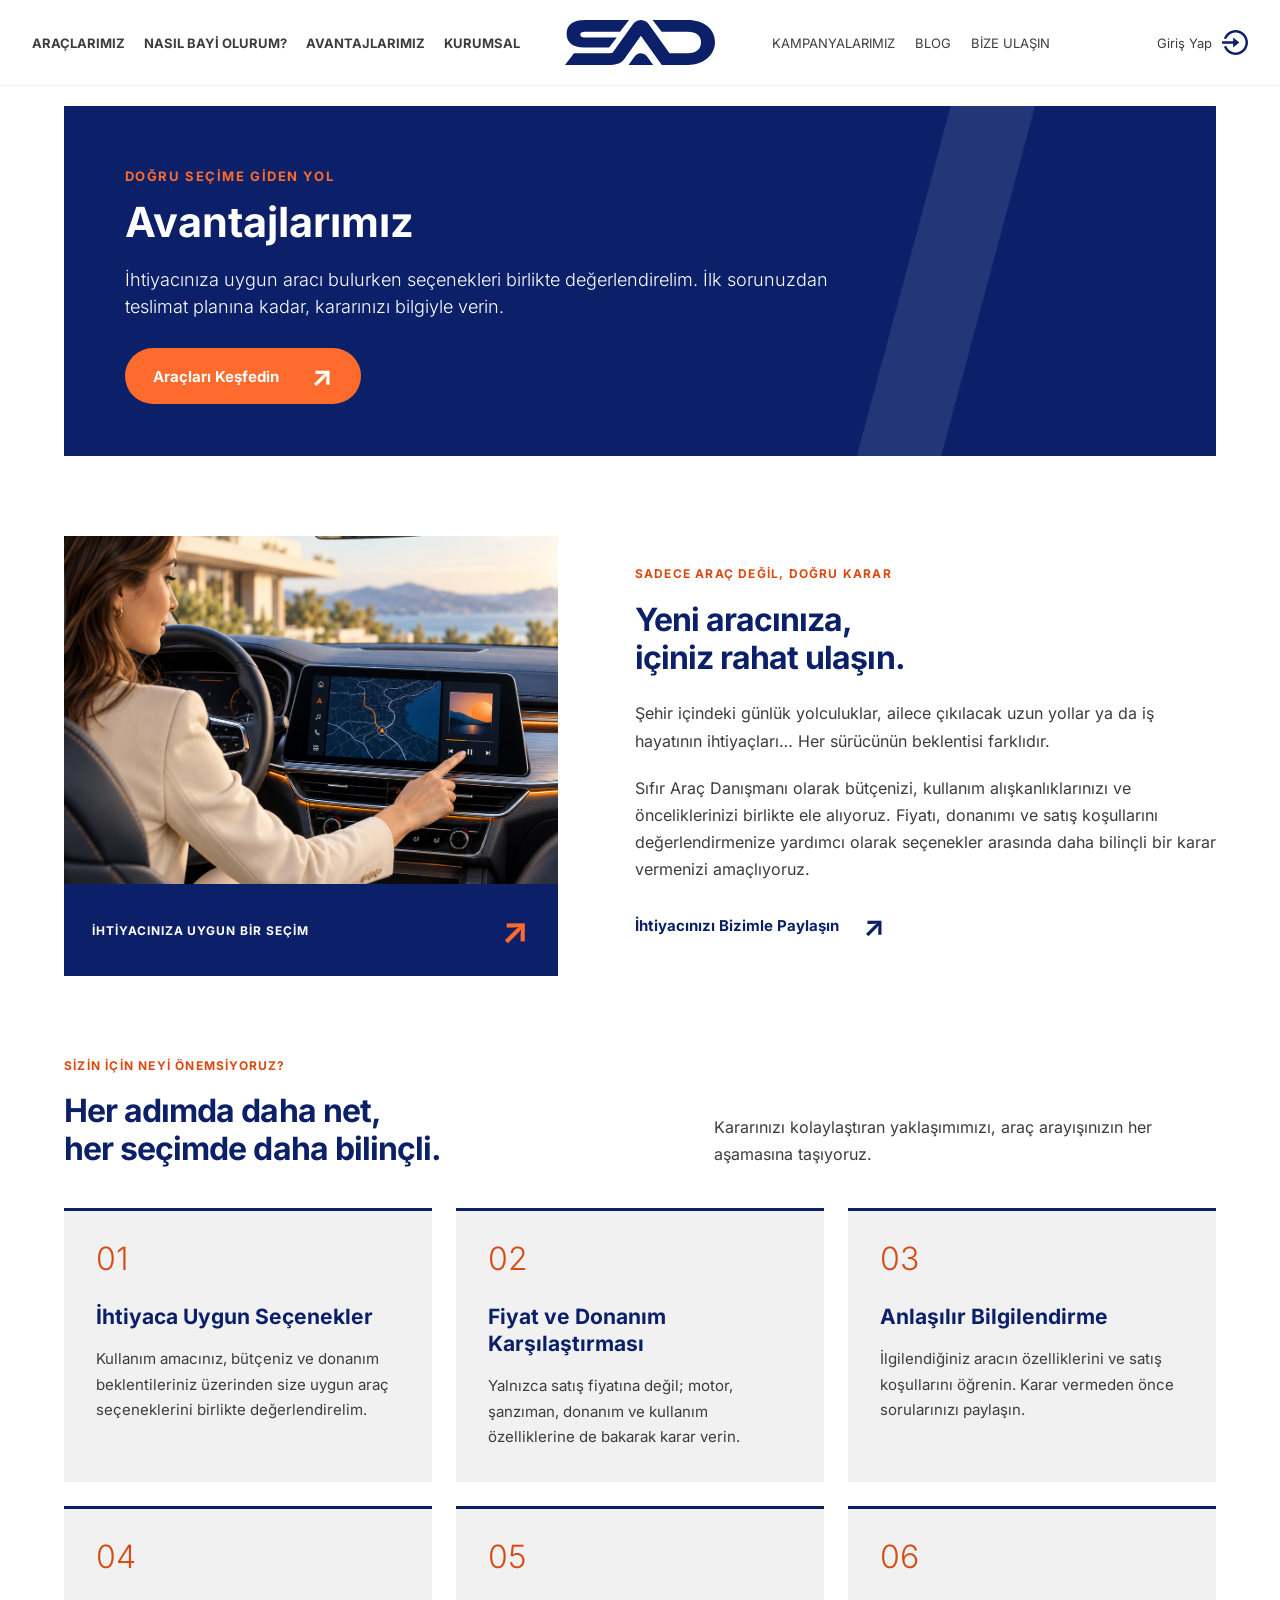
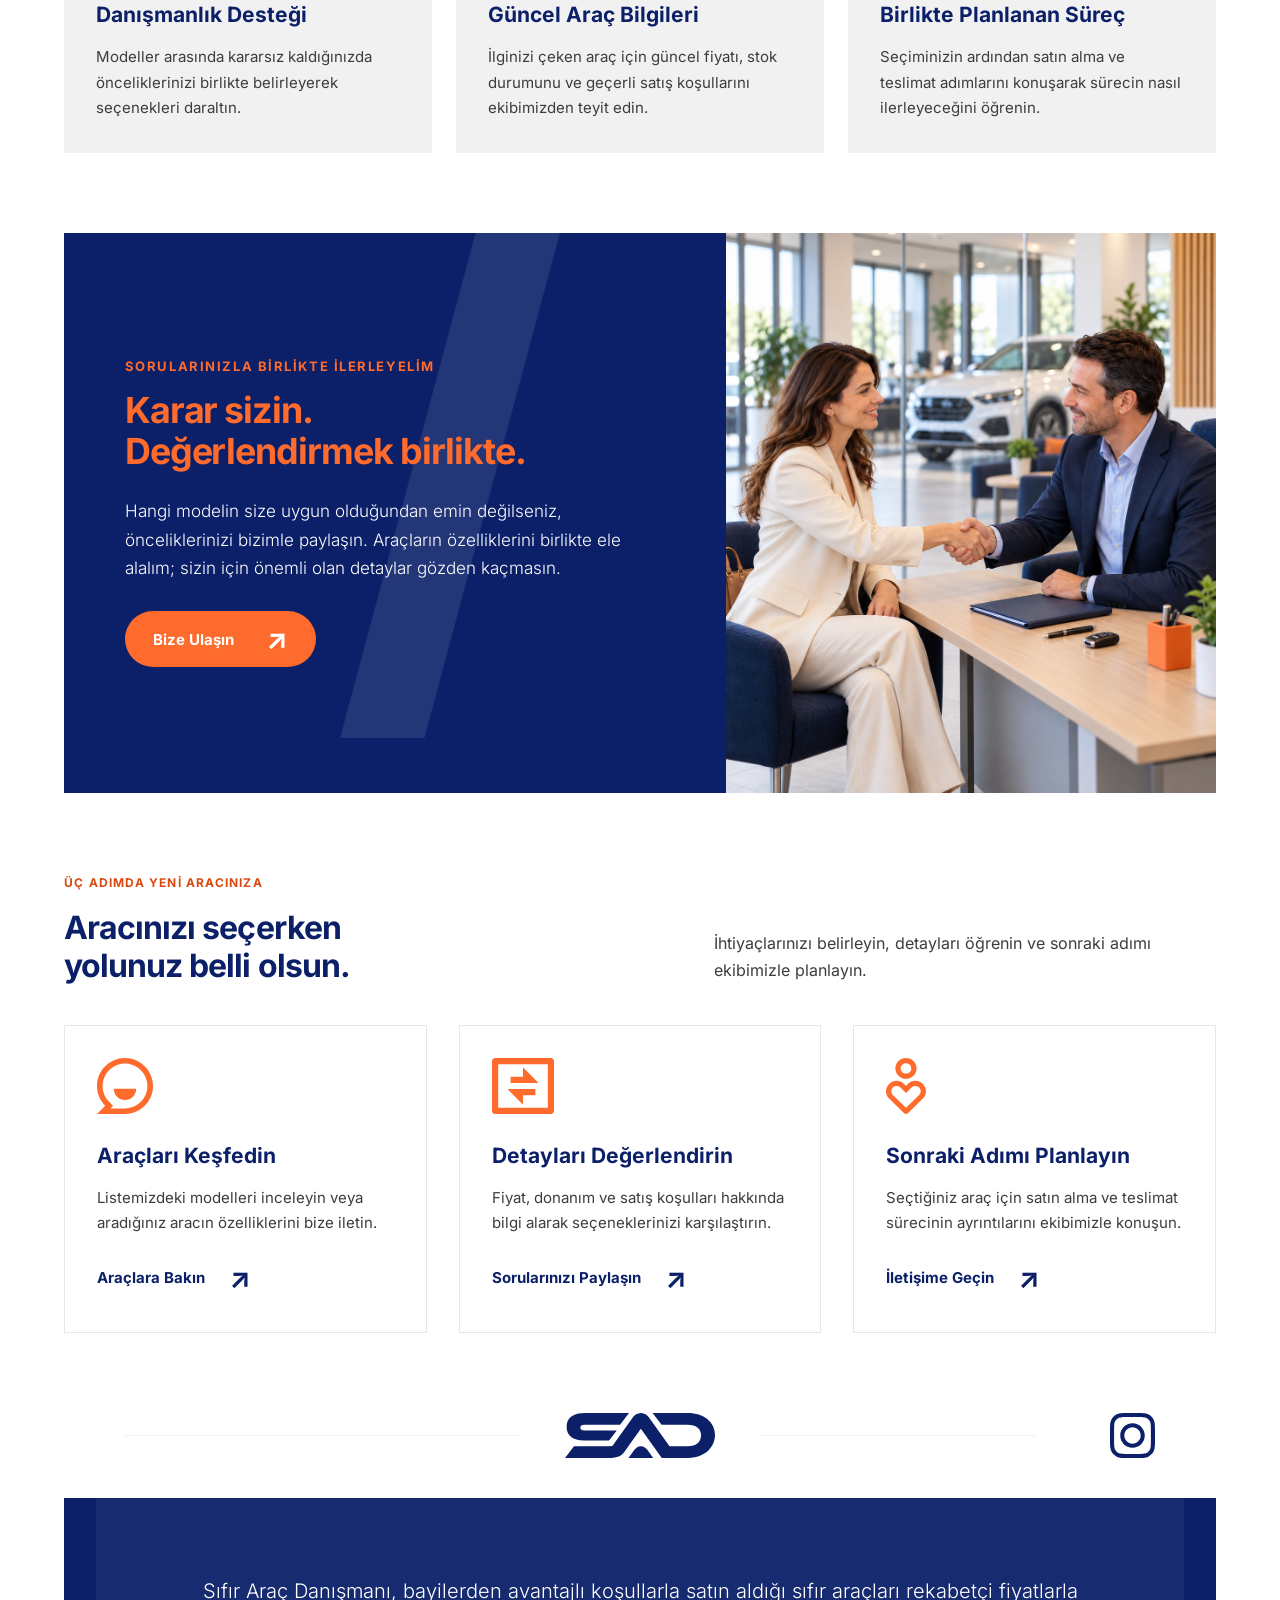
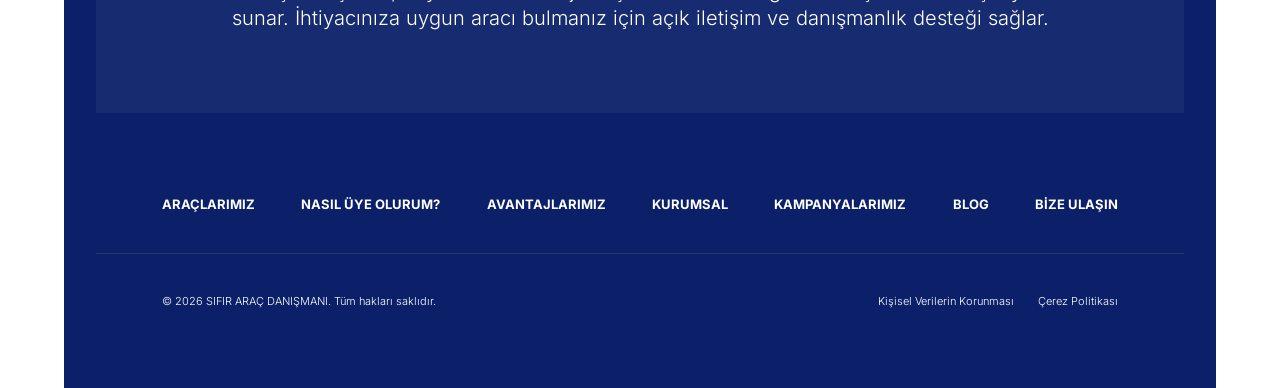
<file: avantajlarimiz.html>
<!doctype html>
<html lang="tr">
<head>
  <meta charset="UTF-8">
  <meta name="viewport" content="width=device-width, initial-scale=1.0">
  <title>Avantajlarımız | Sıfır Araç Danışmanı</title>
  <meta name="description" content="Sıfır Araç Danışmanı ile araç seçimi, fiyat ve donanım karşılaştırması, danışmanlık ve satın alma sürecindeki avantajlarımızı keşfedin.">
  <link rel="stylesheet" href="assets/scss/style.css">
  <script src="assets/js/main.js" defer></script>
</head>
<body>
  <header class="site-header">
    <div class="site-header__inner">
      <a class="site-header__brand" href="./" aria-label="Sıfır Araç Danışmanı ana sayfa"><img src="assets/img/logo.svg" width="150" height="45" alt="Sıfır Araç Danışmanı"></a>
      <button class="menu-toggle " type="button" aria-expanded="false" aria-controls="site-menu" aria-label="Menüyü aç"><span></span><span></span><span></span></button>
      <div class="site-menu" id="site-menu" tabindex="-1">
        <div class="site-menu__top"><a class="site-header__brand" href="./" aria-label="Sıfır Araç Danışmanı ana sayfa"><img src="assets/img/logo.svg" width="150" height="45" alt="Sıfır Araç Danışmanı"></a><button class="menu-toggle menu-toggle--inside" type="button" aria-expanded="false" aria-controls="site-menu" aria-label="Menüyü aç"><span></span><span></span><span></span></button></div>
        <nav class="site-header__primary" aria-label="Ana menü">
            <a href="list.html">ARAÇLARIMIZ</a>
            <a href="nasil-bayi-olurum.html">NASIL BAYİ OLURUM?</a>
            <a href="avantajlarimiz.html" aria-current="page">AVANTAJLARIMIZ</a>
            <a href="kurumsal.html">KURUMSAL</a>
          </nav>
        <div class="site-header__right">
          <nav class="site-header__secondary" aria-label="Diğer bağlantılar">
            <a href="kampanyalarimiz.html">KAMPANYALARIMIZ</a>
            <a href="blog.html">BLOG</a>
            <a href="contact.html">BİZE ULAŞIN</a>
          </nav>
          <a class="site-header__account" href="#"><span>Giriş Yap</span><img src="assets/img/account.svg" width="26" height="25" alt=""></a>
        </div>
      </div>
    </div>
    <div class="menu-overlay" aria-hidden="true"></div>
  </header>
  <main id="main-content" class="benefits-page">
    <section class="contact-hero dealer-hero" aria-labelledby="benefits-title">
      <img class="contact-hero__stripe" src="assets/img/bg-opacity-white.png" width="259" height="620" alt="" aria-hidden="true">
      <div class="contact-hero__content"><p class="contact-hero__eyebrow">DOĞRU SEÇİME GİDEN YOL</p><h1 id="benefits-title">Avantajlarımız</h1><p class="contact-hero__description">İhtiyacınıza uygun aracı bulurken seçenekleri birlikte değerlendirelim. İlk sorunuzdan teslimat planına kadar, kararınızı bilgiyle verin.</p><a class="dealer-button" href="list.html">Araçları Keşfedin <span aria-hidden="true">↗</span></a></div>

    </section>

    <section class="dealer-section dealer-intro" aria-labelledby="benefits-intro-title">
      <div class="dealer-intro__image"><img src="assets/img/9861d746239e89f62dfd392b91d96f7b95729ca3.png" width="1122" height="1402" alt="Araç içindeki multimedya ve navigasyon sistemini inceleyen sürücü" loading="lazy" decoding="async"><span>İHTİYACINIZA UYGUN BİR SEÇİM <span aria-hidden="true">↗</span></span></div>
      <div class="dealer-intro__copy"><p class="dealer-eyebrow">SADECE ARAÇ DEĞİL, DOĞRU KARAR</p><h2 id="benefits-intro-title">Yeni aracınıza,<br>içiniz rahat ulaşın.</h2><p>Şehir içindeki günlük yolculuklar, ailece çıkılacak uzun yollar ya da iş hayatının ihtiyaçları… Her sürücünün beklentisi farklıdır.</p><p>Sıfır Araç Danışmanı olarak bütçenizi, kullanım alışkanlıklarınızı ve önceliklerinizi birlikte ele alıyoruz. Fiyatı, donanımı ve satış koşullarını değerlendirmenize yardımcı olarak seçenekler arasında daha bilinçli bir karar vermenizi amaçlıyoruz.</p><a class="dealer-text-link" href="contact.html">İhtiyacınızı Bizimle Paylaşın <span aria-hidden="true">↗</span></a></div>
    </section>

    <section class="dealer-section benefits-values" aria-labelledby="benefits-values-title">
      <div class="dealer-section__heading"><div><p class="dealer-eyebrow">SİZİN İÇİN NEYİ ÖNEMSİYORUZ?</p><h2 id="benefits-values-title">Her adımda daha net,<br>her seçimde daha bilinçli.</h2></div><p>Kararınızı kolaylaştıran yaklaşımımızı, araç arayışınızın her aşamasına taşıyoruz.</p></div>
      <div class="benefits-values__grid">
        <article class="benefits-value"><span class="benefits-value__number" aria-hidden="true">01</span><h3>İhtiyaca Uygun Seçenekler</h3><p>Kullanım amacınız, bütçeniz ve donanım beklentileriniz üzerinden size uygun araç seçeneklerini birlikte değerlendirelim.</p></article>
        <article class="benefits-value"><span class="benefits-value__number" aria-hidden="true">02</span><h3>Fiyat ve Donanım Karşılaştırması</h3><p>Yalnızca satış fiyatına değil; motor, şanzıman, donanım ve kullanım özelliklerine de bakarak karar verin.</p></article>
        <article class="benefits-value"><span class="benefits-value__number" aria-hidden="true">03</span><h3>Anlaşılır Bilgilendirme</h3><p>İlgilendiğiniz aracın özelliklerini ve satış koşullarını öğrenin. Karar vermeden önce sorularınızı paylaşın.</p></article>
        <article class="benefits-value"><span class="benefits-value__number" aria-hidden="true">04</span><h3>Danışmanlık Desteği</h3><p>Modeller arasında kararsız kaldığınızda önceliklerinizi birlikte belirleyerek seçenekleri daraltın.</p></article>
        <article class="benefits-value"><span class="benefits-value__number" aria-hidden="true">05</span><h3>Güncel Araç Bilgileri</h3><p>İlginizi çeken araç için güncel fiyatı, stok durumunu ve geçerli satış koşullarını ekibimizden teyit edin.</p></article>
        <article class="benefits-value"><span class="benefits-value__number" aria-hidden="true">06</span><h3>Birlikte Planlanan Süreç</h3><p>Seçiminizin ardından satın alma ve teslimat adımlarını konuşarak sürecin nasıl ilerleyeceğini öğrenin.</p></article>
      </div>
    </section>

    <section class="benefits-support" aria-labelledby="benefits-support-title">
      <img class="benefits-support__stripe" src="assets/img/bg-opacity-white.png" width="259" height="620" alt="" aria-hidden="true" loading="lazy">
      <div class="benefits-support__copy"><p class="contact-hero__eyebrow">SORULARINIZLA BİRLİKTE İLERLEYELİM</p><h2 id="benefits-support-title">Karar sizin.<br>Değerlendirmek birlikte.</h2><p>Hangi modelin size uygun olduğundan emin değilseniz, önceliklerinizi bizimle paylaşın. Araçların özelliklerini birlikte ele alalım; sizin için önemli olan detaylar gözden kaçmasın.</p><a class="dealer-button" href="contact.html">Bize Ulaşın <span aria-hidden="true">↗</span></a></div>
      <img class="benefits-support__photo" src="assets/img/a2f24749295c64fe31880b2ba2ba8280c7eb9687.png" width="1122" height="1402" alt="Showroomda araç satın alma sürecini değerlendiren müşteri ve danışman" loading="lazy" decoding="async">
    </section>

    <section class="dealer-section benefits-journey" aria-labelledby="benefits-journey-title">
      <div class="dealer-section__heading"><div><p class="dealer-eyebrow">ÜÇ ADIMDA YENİ ARACINIZA</p><h2 id="benefits-journey-title">Aracınızı seçerken<br>yolunuz belli olsun.</h2></div><p>İhtiyaçlarınızı belirleyin, detayları öğrenin ve sonraki adımı ekibimizle planlayın.</p></div>
      <ol class="benefits-journey__steps">
        <li><img src="assets/img/step-discover.svg" width="80" height="80" alt="" loading="lazy"><h3>Araçları Keşfedin</h3><p>Listemizdeki modelleri inceleyin veya aradığınız aracın özelliklerini bize iletin.</p><a class="dealer-text-link" href="list.html">Araçlara Bakın <span aria-hidden="true">↗</span></a></li>
        <li><img src="assets/img/step-review.svg" width="89" height="80" alt="" loading="lazy"><h3>Detayları Değerlendirin</h3><p>Fiyat, donanım ve satış koşulları hakkında bilgi alarak seçeneklerinizi karşılaştırın.</p><a class="dealer-text-link" href="contact.html">Sorularınızı Paylaşın <span aria-hidden="true">↗</span></a></li>
        <li><img src="assets/img/step-purchase.svg" width="56" height="80" alt="" loading="lazy"><h3>Sonraki Adımı Planlayın</h3><p>Seçtiğiniz araç için satın alma ve teslimat sürecinin ayrıntılarını ekibimizle konuşun.</p><a class="dealer-text-link" href="contact.html">İletişime Geçin <span aria-hidden="true">↗</span></a></li>
      </ol>
    </section>
  </main>
  <footer class="site-footer">
    <div class="site-footer__top">
      <span class="site-footer__line"><img src="assets/img/footer-line-left.svg" width="596" height="1" alt="" ></span>
      <a class="site-footer__brand" href="./" aria-label="Sıfır Araç Danışmanı ana sayfa"><img src="assets/img/footer-logo.svg" width="150" height="45" alt="Sıfır Araç Danışmanı" ></a>
      <div class="site-footer__top-right"><span class="site-footer__line"><img src="assets/img/footer-line-right.svg" width="476" height="1" alt="" ></span><a class="site-footer__social" href="https://www.instagram.com/sifiraracdanismani/" target="_blank" rel="noopener noreferrer" aria-label="Sıfır Araç Danışmanı Instagram hesabı (yeni sekme)"><img src="assets/img/instagram.svg" width="45" height="45" alt="Instagram" ></a></div>
    </div>
    <div class="site-footer__body">
      <div class="site-footer__summary">
        <p>Sıfır Araç Danışmanı, bayilerden avantajlı koşullarla satın aldığı sıfır araçları rekabetçi fiyatlarla sunar. İhtiyacınıza uygun aracı bulmanız için açık iletişim ve danışmanlık desteği sağlar.</p>
      </div>
      <div class="site-footer__inner">
        <nav class="site-footer__nav" aria-label="Footer menüsü">
          <ul>
            <li><a href="list.html">ARAÇLARIMIZ</a></li>
            <li><a href="nasil-uye-olurum.html">NASIL ÜYE OLURUM?</a></li>
            <li><a href="avantajlarimiz.html" aria-current="page">AVANTAJLARIMIZ</a></li>
            <li><a href="kurumsal.html">KURUMSAL</a></li>
            <li><a href="kampanyalarimiz.html">KAMPANYALARIMIZ</a></li>
            <li><a href="blog.html">BLOG</a></li>
            <li><a href="contact.html">BİZE ULAŞIN</a></li>
          </ul>
        </nav>
        <span class="site-footer__line"><img src="assets/img/footer-line-bottom.svg" width="1196" height="1" alt="" ></span>
        <div class="site-footer__bottom">
          <small>© 2026 SIFIR ARAÇ DANIŞMANI. Tüm hakları saklıdır.</small>
          <nav class="site-footer__legal" aria-label="Yasal bilgiler">
            <a href="kisisel-verilerin-korunmasi.html">Kişisel Verilerin Korunması</a>
            <a href="cerez-politikasi.html">Çerez Politikası</a>
          </nav>
        </div>
      </div>
    </div>
  </footer>
</body>
</html>
</file>
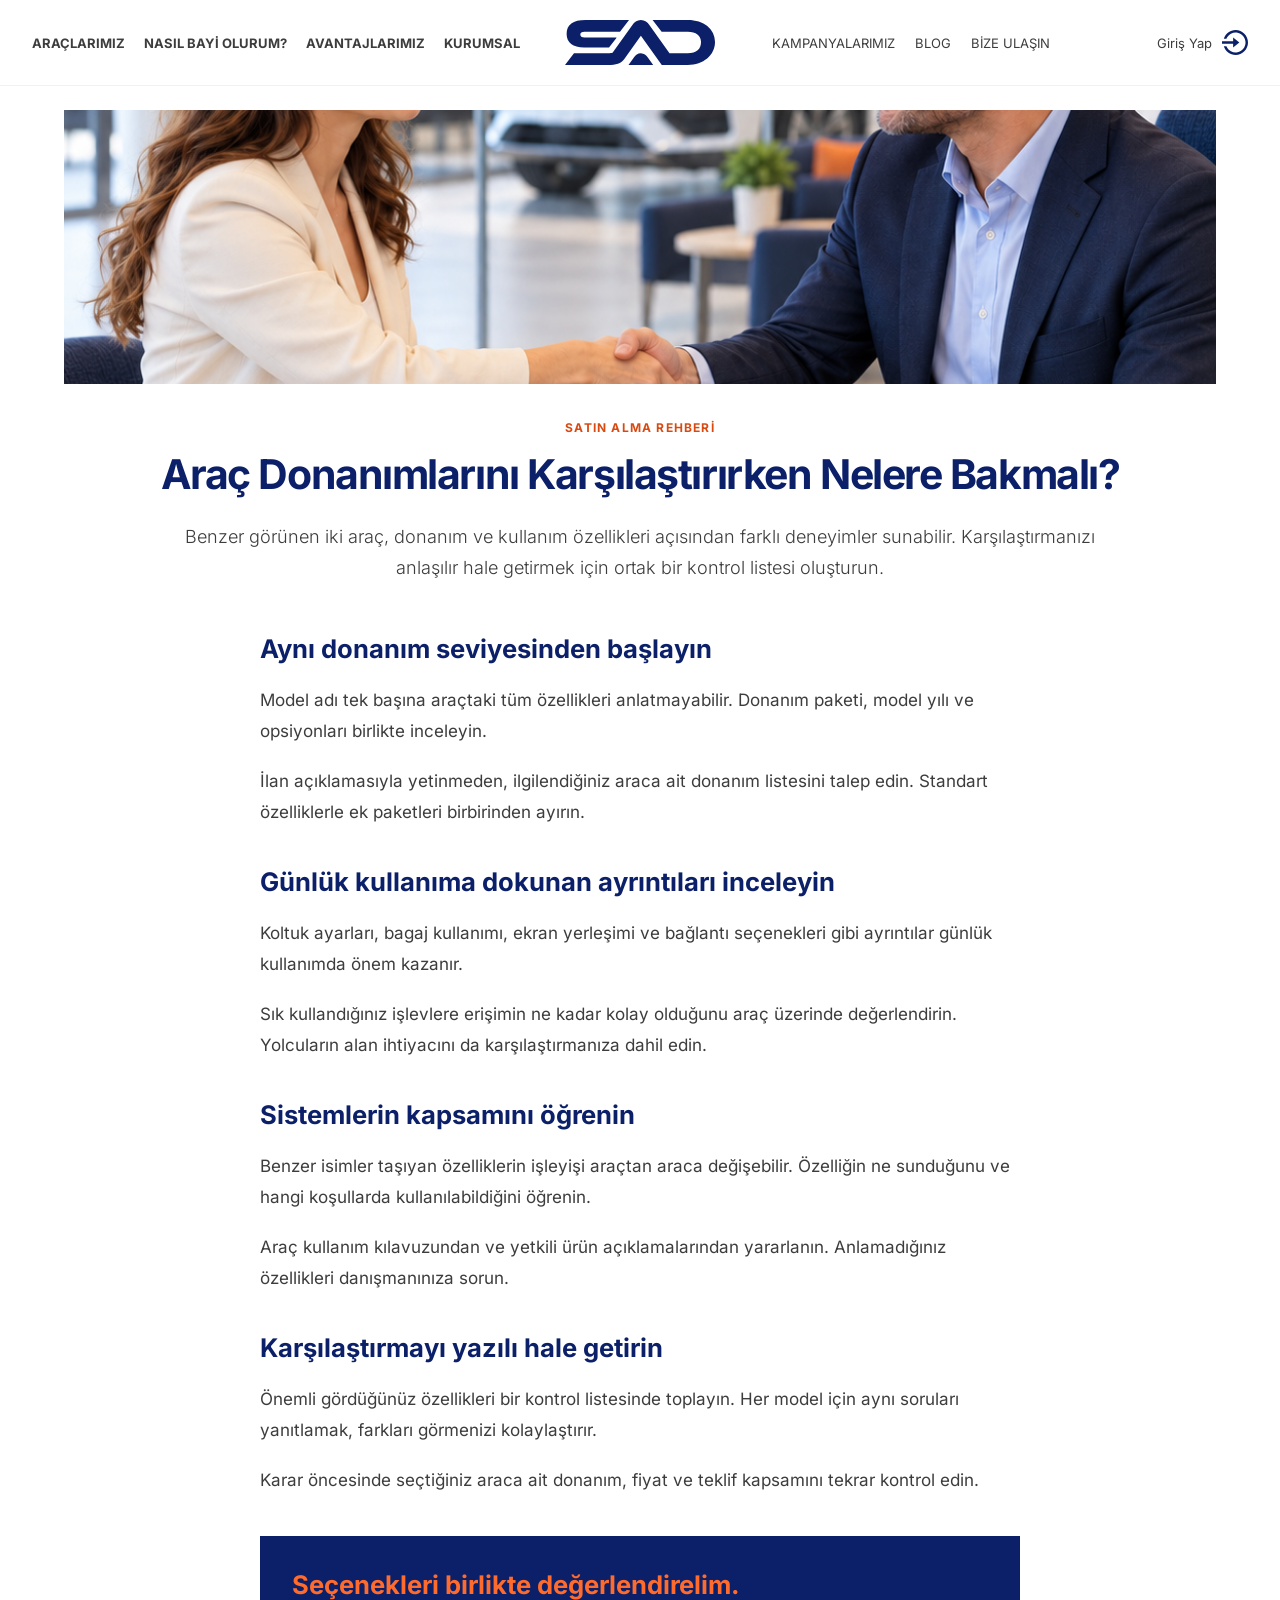
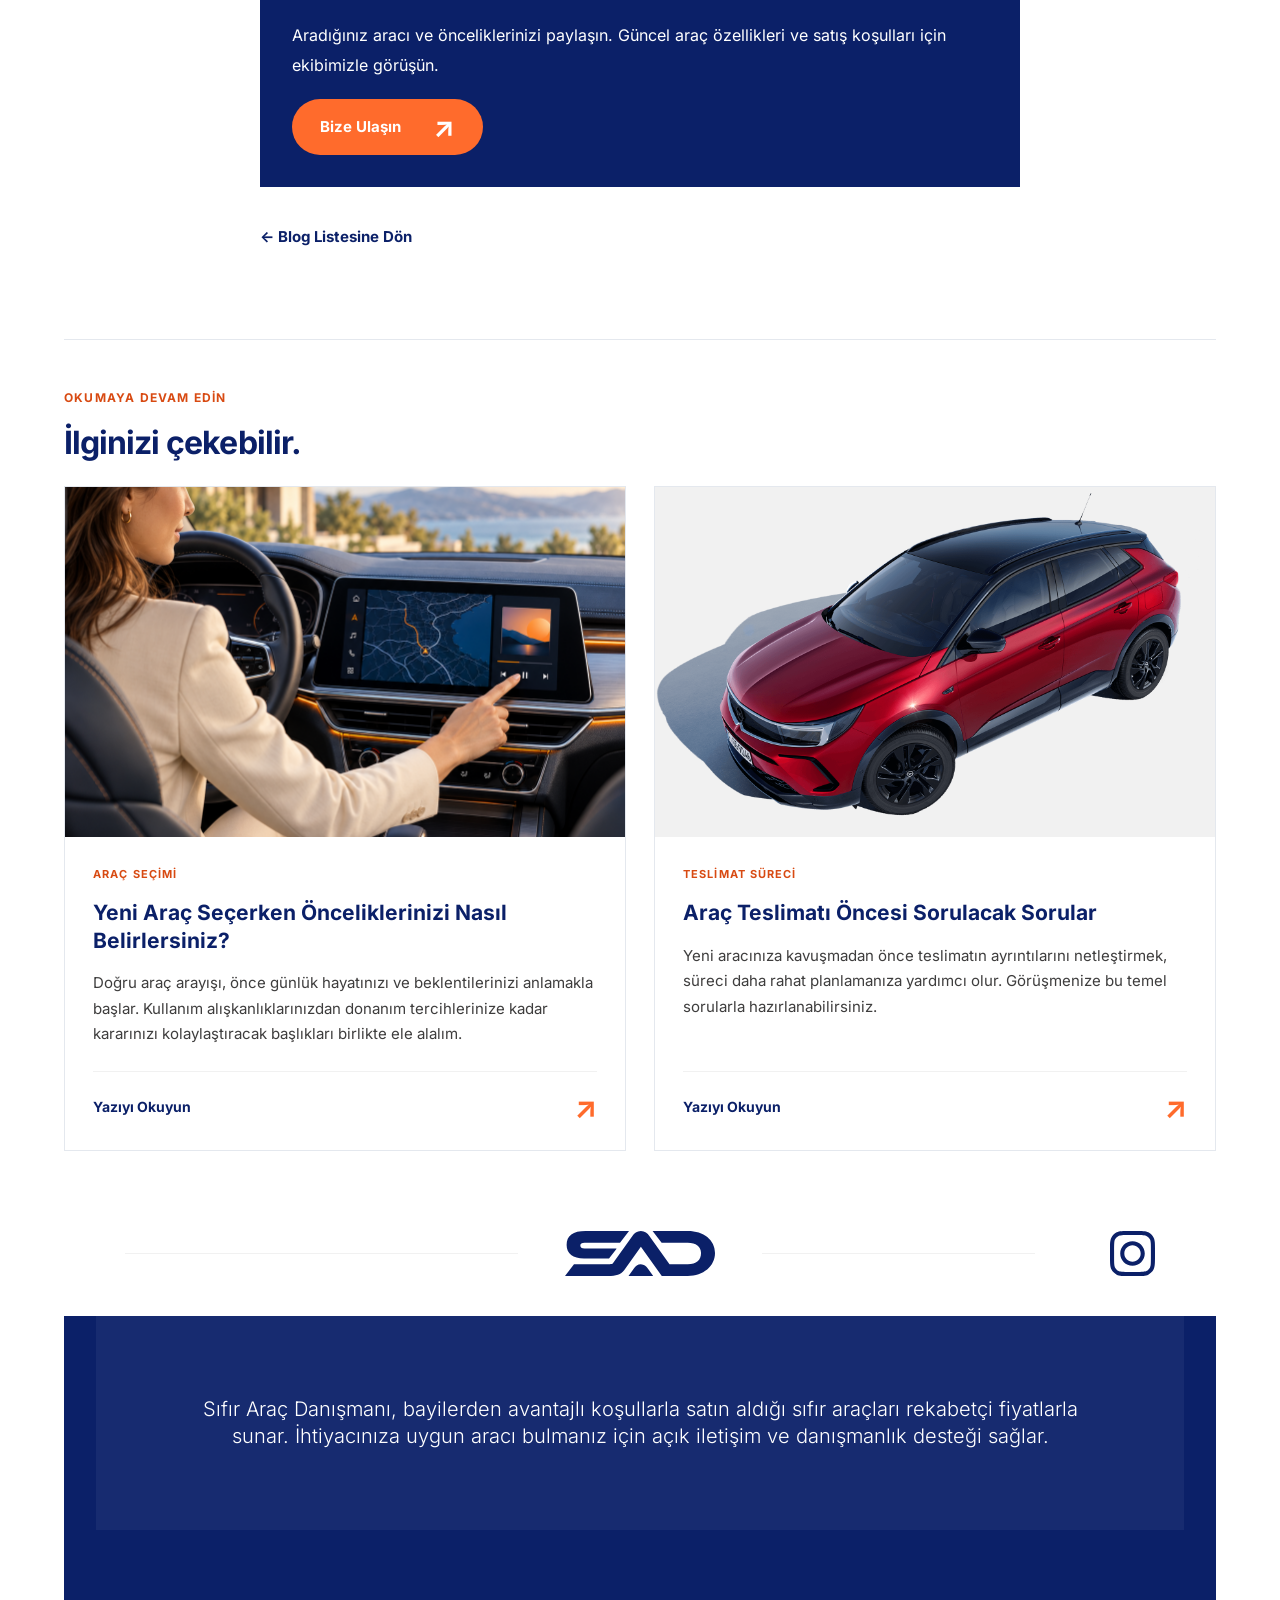
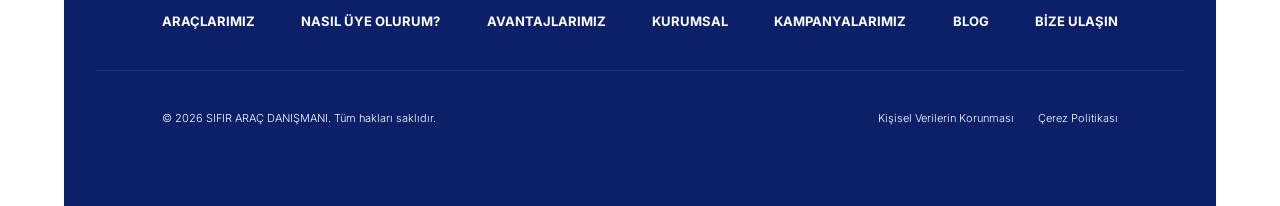
<file: blog-detay-donanim.html>
<!doctype html>
<html lang="tr">
<head>
  <meta charset="UTF-8">
  <meta name="viewport" content="width=device-width, initial-scale=1.0">
  <title>Araç Donanımlarını Karşılaştırırken Nelere Bakmalı? | Sıfır Araç Danışmanı</title>
  <meta name="description" content="Benzer görünen iki araç, donanım ve kullanım özellikleri açısından farklı deneyimler sunabilir. Karşılaştırmanızı anlaşılır hale getirmek için ortak bir kontrol listesi oluşturun.">
  <link rel="stylesheet" href="assets/scss/style.css">
  <script src="assets/js/main.js" defer></script>
</head>
<body>
  <header class="site-header">
    <div class="site-header__inner">
      <a class="site-header__brand" href="./" aria-label="Sıfır Araç Danışmanı ana sayfa"><img src="assets/img/logo.svg" width="150" height="45" alt="Sıfır Araç Danışmanı"></a>
      <button class="menu-toggle " type="button" aria-expanded="false" aria-controls="site-menu" aria-label="Menüyü aç"><span></span><span></span><span></span></button>
      <div class="site-menu" id="site-menu" tabindex="-1">
        <div class="site-menu__top"><a class="site-header__brand" href="./" aria-label="Sıfır Araç Danışmanı ana sayfa"><img src="assets/img/logo.svg" width="150" height="45" alt="Sıfır Araç Danışmanı"></a><button class="menu-toggle menu-toggle--inside" type="button" aria-expanded="false" aria-controls="site-menu" aria-label="Menüyü aç"><span></span><span></span><span></span></button></div>
        <nav class="site-header__primary" aria-label="Ana menü">
            <a href="list.html">ARAÇLARIMIZ</a>
            <a href="nasil-bayi-olurum.html">NASIL BAYİ OLURUM?</a>
            <a href="avantajlarimiz.html">AVANTAJLARIMIZ</a>
            <a href="kurumsal.html">KURUMSAL</a>
          </nav>
        <div class="site-header__right">
          <nav class="site-header__secondary" aria-label="Diğer bağlantılar">
            <a href="kampanyalarimiz.html">KAMPANYALARIMIZ</a>
            <a href="blog.html" aria-current="page">BLOG</a>
            <a href="contact.html">BİZE ULAŞIN</a>
          </nav>
          <a class="site-header__account" href="#"><span>Giriş Yap</span><img src="assets/img/account.svg" width="26" height="25" alt=""></a>
        </div>
      </div>
    </div>
    <div class="menu-overlay" aria-hidden="true"></div>
  </header>
  <main id="main-content" class="blog-detail-page"><article class="blog-article" aria-labelledby="article-title"><img class="blog-article__cover" src="assets/img/a2f24749295c64fe31880b2ba2ba8280c7eb9687.png" width="1122" height="1402" alt="Showroomda müşteriyle görüşen araç danışmanı" decoding="async"><header class="blog-article__header"><p class="dealer-eyebrow">SATIN ALMA REHBERİ</p><h1 id="article-title">Araç Donanımlarını Karşılaştırırken Nelere Bakmalı?</h1><p class="blog-article__lead">Benzer görünen iki araç, donanım ve kullanım özellikleri açısından farklı deneyimler sunabilir. Karşılaştırmanızı anlaşılır hale getirmek için ortak bir kontrol listesi oluşturun.</p></header><div class="blog-article__layout"><div class="blog-article__body"><section id="bolum-1" aria-labelledby="baslik-1"><h2 id="baslik-1">Aynı donanım seviyesinden başlayın</h2><p>Model adı tek başına araçtaki tüm özellikleri anlatmayabilir. Donanım paketi, model yılı ve opsiyonları birlikte inceleyin.</p><p>İlan açıklamasıyla yetinmeden, ilgilendiğiniz araca ait donanım listesini talep edin. Standart özelliklerle ek paketleri birbirinden ayırın.</p></section><section id="bolum-2" aria-labelledby="baslik-2"><h2 id="baslik-2">Günlük kullanıma dokunan ayrıntıları inceleyin</h2><p>Koltuk ayarları, bagaj kullanımı, ekran yerleşimi ve bağlantı seçenekleri gibi ayrıntılar günlük kullanımda önem kazanır.</p><p>Sık kullandığınız işlevlere erişimin ne kadar kolay olduğunu araç üzerinde değerlendirin. Yolcuların alan ihtiyacını da karşılaştırmanıza dahil edin.</p></section><section id="bolum-3" aria-labelledby="baslik-3"><h2 id="baslik-3">Sistemlerin kapsamını öğrenin</h2><p>Benzer isimler taşıyan özelliklerin işleyişi araçtan araca değişebilir. Özelliğin ne sunduğunu ve hangi koşullarda kullanılabildiğini öğrenin.</p><p>Araç kullanım kılavuzundan ve yetkili ürün açıklamalarından yararlanın. Anlamadığınız özellikleri danışmanınıza sorun.</p></section><section id="bolum-4" aria-labelledby="baslik-4"><h2 id="baslik-4">Karşılaştırmayı yazılı hale getirin</h2><p>Önemli gördüğünüz özellikleri bir kontrol listesinde toplayın. Her model için aynı soruları yanıtlamak, farkları görmenizi kolaylaştırır.</p><p>Karar öncesinde seçtiğiniz araca ait donanım, fiyat ve teklif kapsamını tekrar kontrol edin.</p></section><aside class="blog-article__callout" aria-labelledby="article-help-title"><h2 id="article-help-title">Seçenekleri birlikte değerlendirelim.</h2><p>Aradığınız aracı ve önceliklerinizi paylaşın. Güncel araç özellikleri ve satış koşulları için ekibimizle görüşün.</p><a class="dealer-button" href="contact.html">Bize Ulaşın <span aria-hidden="true">↗</span></a></aside><a class="dealer-text-link" href="blog.html" aria-current="page">← Blog Listesine Dön</a></div></div></article><section class="dealer-section blog-related" aria-labelledby="related-title"><p class="dealer-eyebrow">OKUMAYA DEVAM EDİN</p><h2 id="related-title">İlginizi çekebilir.</h2><div class="blog-related__grid"><article class="blog-card"><a class="blog-card__link" href="blog-detay.html"><div class="blog-card__media"><img src="assets/img/9861d746239e89f62dfd392b91d96f7b95729ca3.png" width="1122" height="1402" alt="Araç içindeki multimedya ekranını inceleyen sürücü" loading="lazy" decoding="async"></div><div class="blog-card__body"><p class="dealer-eyebrow">ARAÇ SEÇİMİ</p><h3>Yeni Araç Seçerken Önceliklerinizi Nasıl Belirlersiniz?</h3><p class="blog-card__excerpt">Doğru araç arayışı, önce günlük hayatınızı ve beklentilerinizi anlamakla başlar. Kullanım alışkanlıklarınızdan donanım tercihlerinize kadar kararınızı kolaylaştıracak başlıkları birlikte ele alalım.</p><span class="blog-card__read">Yazıyı Okuyun <span aria-hidden="true">↗</span></span></div></a></article><article class="blog-card"><a class="blog-card__link" href="blog-detay-teslimat.html"><div class="blog-card__media"><img src="assets/img/bb7fee0213ef2447597c2eead95d6614ce6f1aee.png" width="1122" height="1402" alt="Kırmızı Opel Grandland araç görünümü" loading="lazy" decoding="async"></div><div class="blog-card__body"><p class="dealer-eyebrow">TESLİMAT SÜRECİ</p><h3>Araç Teslimatı Öncesi Sorulacak Sorular</h3><p class="blog-card__excerpt">Yeni aracınıza kavuşmadan önce teslimatın ayrıntılarını netleştirmek, süreci daha rahat planlamanıza yardımcı olur. Görüşmenize bu temel sorularla hazırlanabilirsiniz.</p><span class="blog-card__read">Yazıyı Okuyun <span aria-hidden="true">↗</span></span></div></a></article></div></section></main>
  <footer class="site-footer">
    <div class="site-footer__top">
      <span class="site-footer__line"><img src="assets/img/footer-line-left.svg" width="596" height="1" alt="" ></span>
      <a class="site-footer__brand" href="./" aria-label="Sıfır Araç Danışmanı ana sayfa"><img src="assets/img/footer-logo.svg" width="150" height="45" alt="Sıfır Araç Danışmanı" ></a>
      <div class="site-footer__top-right"><span class="site-footer__line"><img src="assets/img/footer-line-right.svg" width="476" height="1" alt="" ></span><a class="site-footer__social" href="https://www.instagram.com/sifiraracdanismani/" target="_blank" rel="noopener noreferrer" aria-label="Sıfır Araç Danışmanı Instagram hesabı (yeni sekme)"><img src="assets/img/instagram.svg" width="45" height="45" alt="Instagram" ></a></div>
    </div>
    <div class="site-footer__body">
      <div class="site-footer__summary">
        <p>Sıfır Araç Danışmanı, bayilerden avantajlı koşullarla satın aldığı sıfır araçları rekabetçi fiyatlarla sunar. İhtiyacınıza uygun aracı bulmanız için açık iletişim ve danışmanlık desteği sağlar.</p>
      </div>
      <div class="site-footer__inner">
        <nav class="site-footer__nav" aria-label="Footer menüsü">
          <ul>
            <li><a href="list.html">ARAÇLARIMIZ</a></li>
            <li><a href="nasil-uye-olurum.html">NASIL ÜYE OLURUM?</a></li>
            <li><a href="avantajlarimiz.html">AVANTAJLARIMIZ</a></li>
            <li><a href="kurumsal.html">KURUMSAL</a></li>
            <li><a href="kampanyalarimiz.html">KAMPANYALARIMIZ</a></li>
            <li><a href="blog.html" aria-current="page">BLOG</a></li>
            <li><a href="contact.html">BİZE ULAŞIN</a></li>
          </ul>
        </nav>
        <span class="site-footer__line"><img src="assets/img/footer-line-bottom.svg" width="1196" height="1" alt="" ></span>
        <div class="site-footer__bottom">
          <small>© 2026 SIFIR ARAÇ DANIŞMANI. Tüm hakları saklıdır.</small>
          <nav class="site-footer__legal" aria-label="Yasal bilgiler">
            <a href="kisisel-verilerin-korunmasi.html">Kişisel Verilerin Korunması</a>
            <a href="cerez-politikasi.html">Çerez Politikası</a>
          </nav>
        </div>
      </div>
    </div>
  </footer>
</body>
</html>
</file>
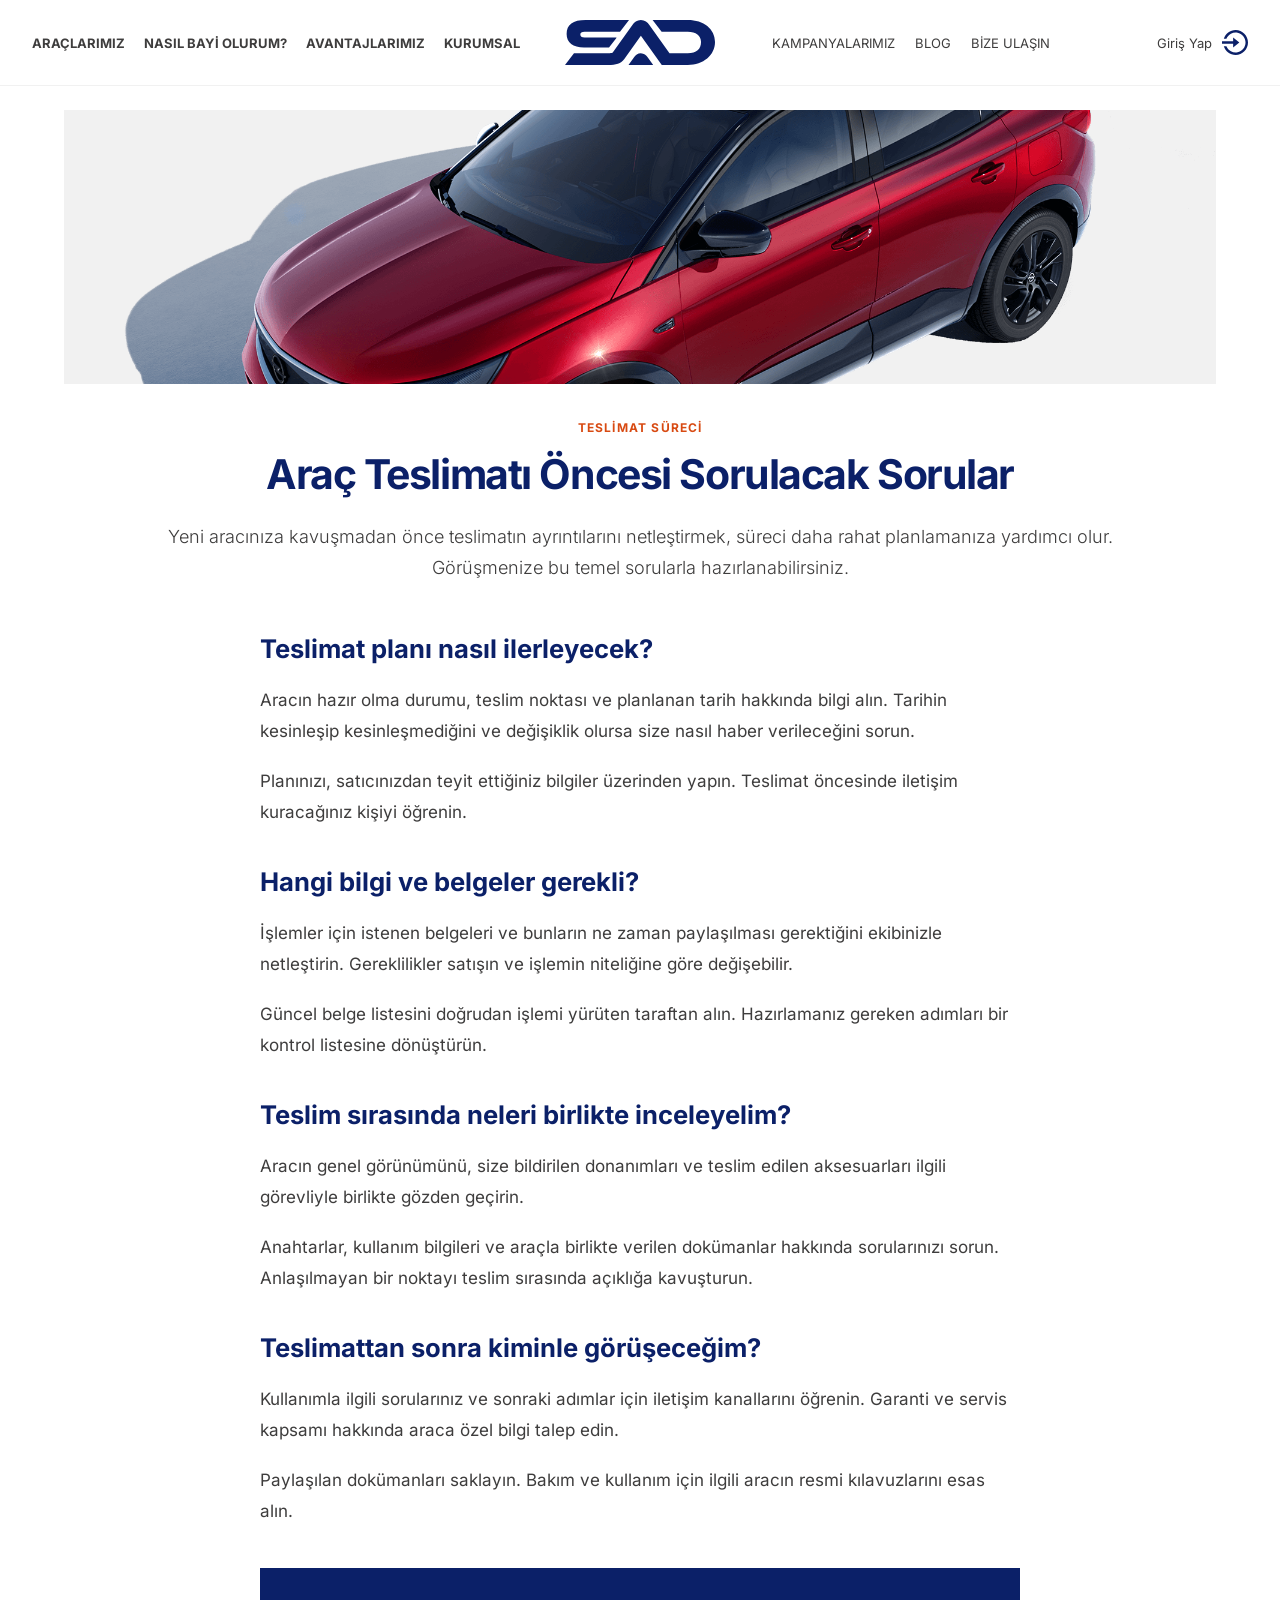
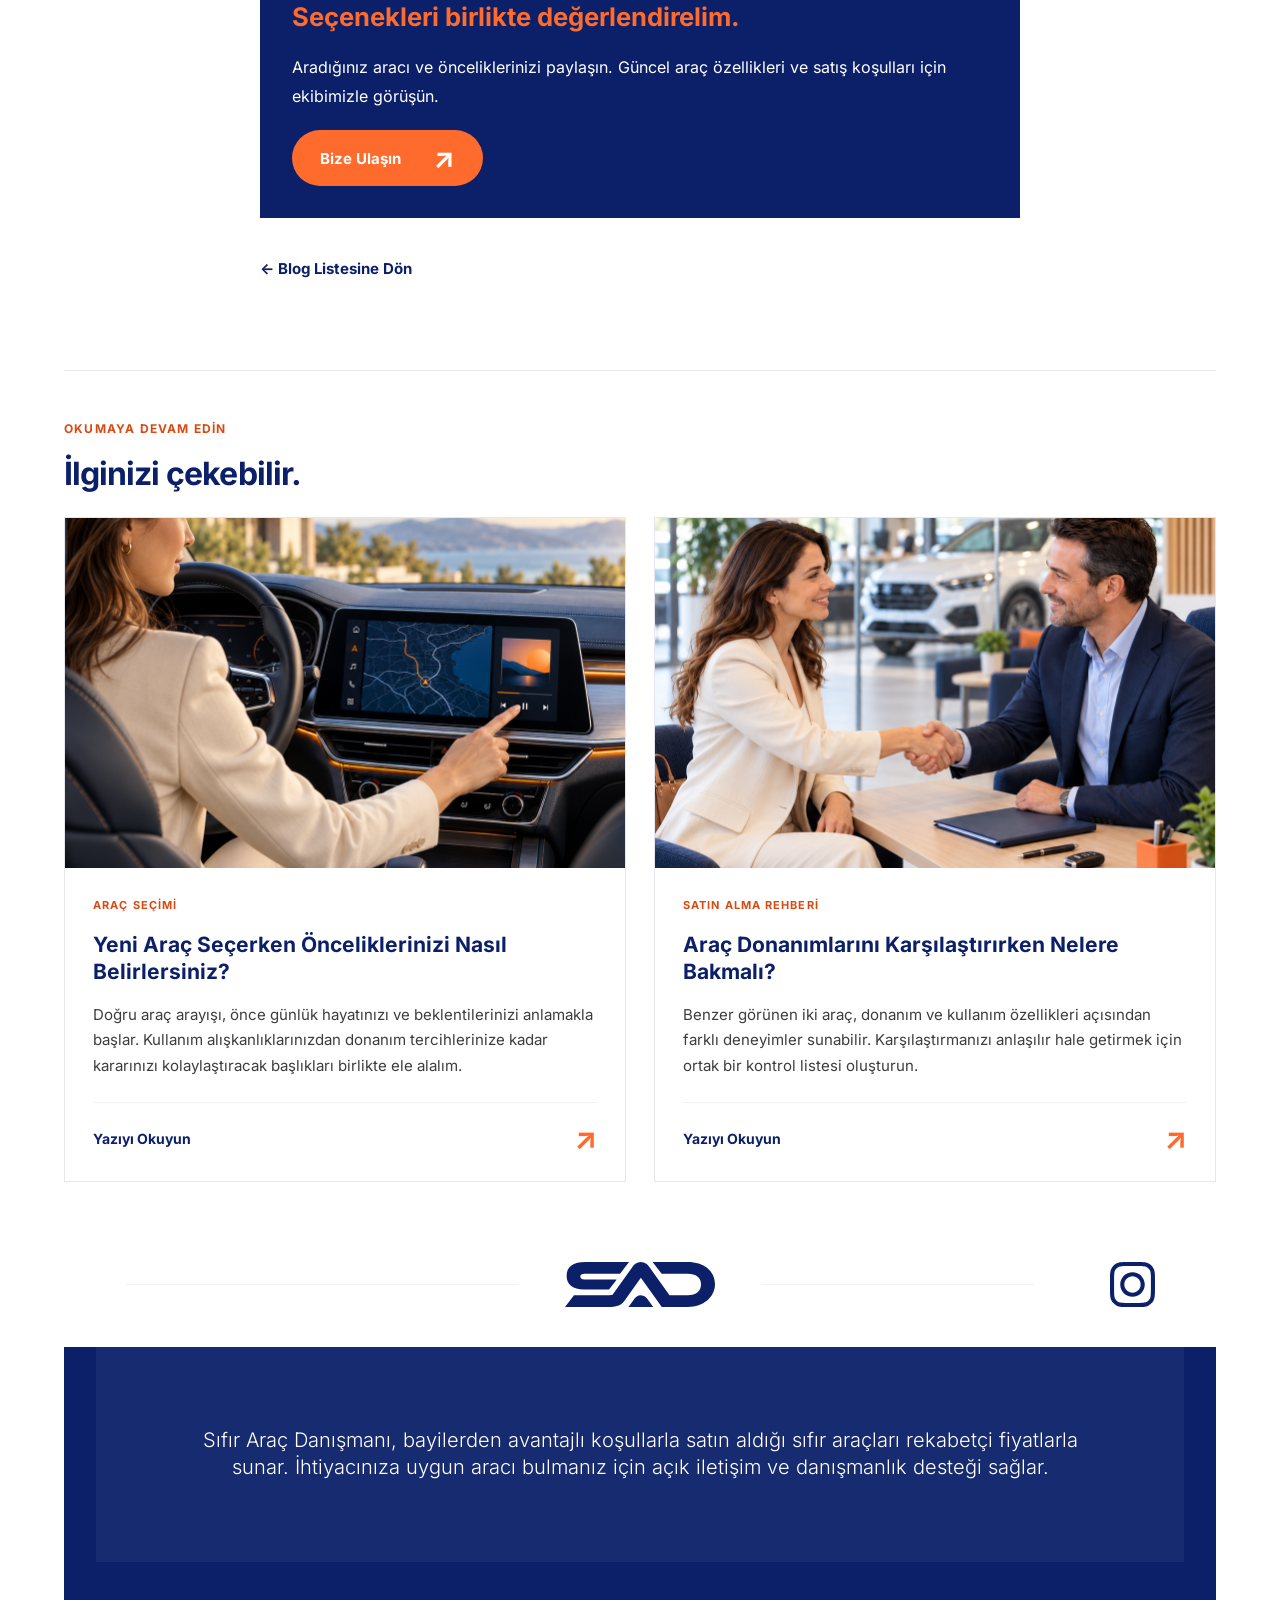
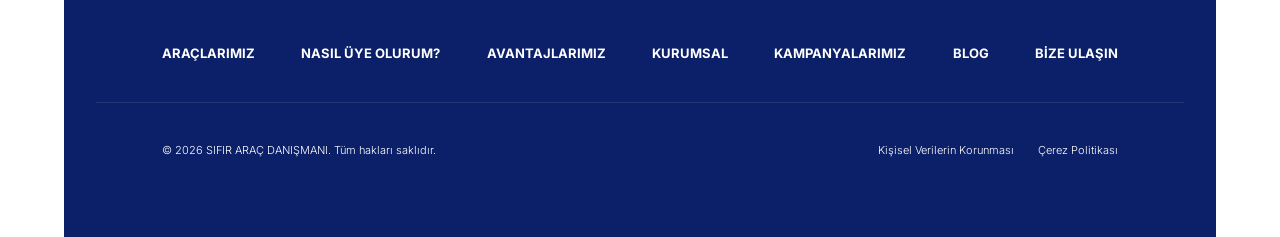
<file: blog-detay-teslimat.html>
<!doctype html>
<html lang="tr">
<head>
  <meta charset="UTF-8">
  <meta name="viewport" content="width=device-width, initial-scale=1.0">
  <title>Araç Teslimatı Öncesi Sorulacak Sorular | Sıfır Araç Danışmanı</title>
  <meta name="description" content="Yeni aracınıza kavuşmadan önce teslimatın ayrıntılarını netleştirmek, süreci daha rahat planlamanıza yardımcı olur. Görüşmenize bu temel sorularla hazırlanabilirsiniz.">
  <link rel="stylesheet" href="assets/scss/style.css">
  <script src="assets/js/main.js" defer></script>
</head>
<body>
  <header class="site-header">
    <div class="site-header__inner">
      <a class="site-header__brand" href="./" aria-label="Sıfır Araç Danışmanı ana sayfa"><img src="assets/img/logo.svg" width="150" height="45" alt="Sıfır Araç Danışmanı"></a>
      <button class="menu-toggle " type="button" aria-expanded="false" aria-controls="site-menu" aria-label="Menüyü aç"><span></span><span></span><span></span></button>
      <div class="site-menu" id="site-menu" tabindex="-1">
        <div class="site-menu__top"><a class="site-header__brand" href="./" aria-label="Sıfır Araç Danışmanı ana sayfa"><img src="assets/img/logo.svg" width="150" height="45" alt="Sıfır Araç Danışmanı"></a><button class="menu-toggle menu-toggle--inside" type="button" aria-expanded="false" aria-controls="site-menu" aria-label="Menüyü aç"><span></span><span></span><span></span></button></div>
        <nav class="site-header__primary" aria-label="Ana menü">
            <a href="list.html">ARAÇLARIMIZ</a>
            <a href="nasil-bayi-olurum.html">NASIL BAYİ OLURUM?</a>
            <a href="avantajlarimiz.html">AVANTAJLARIMIZ</a>
            <a href="kurumsal.html">KURUMSAL</a>
          </nav>
        <div class="site-header__right">
          <nav class="site-header__secondary" aria-label="Diğer bağlantılar">
            <a href="kampanyalarimiz.html">KAMPANYALARIMIZ</a>
            <a href="blog.html" aria-current="page">BLOG</a>
            <a href="contact.html">BİZE ULAŞIN</a>
          </nav>
          <a class="site-header__account" href="#"><span>Giriş Yap</span><img src="assets/img/account.svg" width="26" height="25" alt=""></a>
        </div>
      </div>
    </div>
    <div class="menu-overlay" aria-hidden="true"></div>
  </header>
  <main id="main-content" class="blog-detail-page"><article class="blog-article" aria-labelledby="article-title"><img class="blog-article__cover" src="assets/img/bb7fee0213ef2447597c2eead95d6614ce6f1aee.png" width="1122" height="1402" alt="Kırmızı Opel Grandland araç görünümü" decoding="async"><header class="blog-article__header"><p class="dealer-eyebrow">TESLİMAT SÜRECİ</p><h1 id="article-title">Araç Teslimatı Öncesi Sorulacak Sorular</h1><p class="blog-article__lead">Yeni aracınıza kavuşmadan önce teslimatın ayrıntılarını netleştirmek, süreci daha rahat planlamanıza yardımcı olur. Görüşmenize bu temel sorularla hazırlanabilirsiniz.</p></header><div class="blog-article__layout"><div class="blog-article__body"><section id="bolum-1" aria-labelledby="baslik-1"><h2 id="baslik-1">Teslimat planı nasıl ilerleyecek?</h2><p>Aracın hazır olma durumu, teslim noktası ve planlanan tarih hakkında bilgi alın. Tarihin kesinleşip kesinleşmediğini ve değişiklik olursa size nasıl haber verileceğini sorun.</p><p>Planınızı, satıcınızdan teyit ettiğiniz bilgiler üzerinden yapın. Teslimat öncesinde iletişim kuracağınız kişiyi öğrenin.</p></section><section id="bolum-2" aria-labelledby="baslik-2"><h2 id="baslik-2">Hangi bilgi ve belgeler gerekli?</h2><p>İşlemler için istenen belgeleri ve bunların ne zaman paylaşılması gerektiğini ekibinizle netleştirin. Gereklilikler satışın ve işlemin niteliğine göre değişebilir.</p><p>Güncel belge listesini doğrudan işlemi yürüten taraftan alın. Hazırlamanız gereken adımları bir kontrol listesine dönüştürün.</p></section><section id="bolum-3" aria-labelledby="baslik-3"><h2 id="baslik-3">Teslim sırasında neleri birlikte inceleyelim?</h2><p>Aracın genel görünümünü, size bildirilen donanımları ve teslim edilen aksesuarları ilgili görevliyle birlikte gözden geçirin.</p><p>Anahtarlar, kullanım bilgileri ve araçla birlikte verilen dokümanlar hakkında sorularınızı sorun. Anlaşılmayan bir noktayı teslim sırasında açıklığa kavuşturun.</p></section><section id="bolum-4" aria-labelledby="baslik-4"><h2 id="baslik-4">Teslimattan sonra kiminle görüşeceğim?</h2><p>Kullanımla ilgili sorularınız ve sonraki adımlar için iletişim kanallarını öğrenin. Garanti ve servis kapsamı hakkında araca özel bilgi talep edin.</p><p>Paylaşılan dokümanları saklayın. Bakım ve kullanım için ilgili aracın resmi kılavuzlarını esas alın.</p></section><aside class="blog-article__callout" aria-labelledby="article-help-title"><h2 id="article-help-title">Seçenekleri birlikte değerlendirelim.</h2><p>Aradığınız aracı ve önceliklerinizi paylaşın. Güncel araç özellikleri ve satış koşulları için ekibimizle görüşün.</p><a class="dealer-button" href="contact.html">Bize Ulaşın <span aria-hidden="true">↗</span></a></aside><a class="dealer-text-link" href="blog.html" aria-current="page">← Blog Listesine Dön</a></div></div></article><section class="dealer-section blog-related" aria-labelledby="related-title"><p class="dealer-eyebrow">OKUMAYA DEVAM EDİN</p><h2 id="related-title">İlginizi çekebilir.</h2><div class="blog-related__grid"><article class="blog-card"><a class="blog-card__link" href="blog-detay.html"><div class="blog-card__media"><img src="assets/img/9861d746239e89f62dfd392b91d96f7b95729ca3.png" width="1122" height="1402" alt="Araç içindeki multimedya ekranını inceleyen sürücü" loading="lazy" decoding="async"></div><div class="blog-card__body"><p class="dealer-eyebrow">ARAÇ SEÇİMİ</p><h3>Yeni Araç Seçerken Önceliklerinizi Nasıl Belirlersiniz?</h3><p class="blog-card__excerpt">Doğru araç arayışı, önce günlük hayatınızı ve beklentilerinizi anlamakla başlar. Kullanım alışkanlıklarınızdan donanım tercihlerinize kadar kararınızı kolaylaştıracak başlıkları birlikte ele alalım.</p><span class="blog-card__read">Yazıyı Okuyun <span aria-hidden="true">↗</span></span></div></a></article><article class="blog-card"><a class="blog-card__link" href="blog-detay-donanim.html"><div class="blog-card__media"><img src="assets/img/a2f24749295c64fe31880b2ba2ba8280c7eb9687.png" width="1122" height="1402" alt="Showroomda müşteriyle görüşen araç danışmanı" loading="lazy" decoding="async"></div><div class="blog-card__body"><p class="dealer-eyebrow">SATIN ALMA REHBERİ</p><h3>Araç Donanımlarını Karşılaştırırken Nelere Bakmalı?</h3><p class="blog-card__excerpt">Benzer görünen iki araç, donanım ve kullanım özellikleri açısından farklı deneyimler sunabilir. Karşılaştırmanızı anlaşılır hale getirmek için ortak bir kontrol listesi oluşturun.</p><span class="blog-card__read">Yazıyı Okuyun <span aria-hidden="true">↗</span></span></div></a></article></div></section></main>
  <footer class="site-footer">
    <div class="site-footer__top">
      <span class="site-footer__line"><img src="assets/img/footer-line-left.svg" width="596" height="1" alt="" ></span>
      <a class="site-footer__brand" href="./" aria-label="Sıfır Araç Danışmanı ana sayfa"><img src="assets/img/footer-logo.svg" width="150" height="45" alt="Sıfır Araç Danışmanı" ></a>
      <div class="site-footer__top-right"><span class="site-footer__line"><img src="assets/img/footer-line-right.svg" width="476" height="1" alt="" ></span><a class="site-footer__social" href="https://www.instagram.com/sifiraracdanismani/" target="_blank" rel="noopener noreferrer" aria-label="Sıfır Araç Danışmanı Instagram hesabı (yeni sekme)"><img src="assets/img/instagram.svg" width="45" height="45" alt="Instagram" ></a></div>
    </div>
    <div class="site-footer__body">
      <div class="site-footer__summary">
        <p>Sıfır Araç Danışmanı, bayilerden avantajlı koşullarla satın aldığı sıfır araçları rekabetçi fiyatlarla sunar. İhtiyacınıza uygun aracı bulmanız için açık iletişim ve danışmanlık desteği sağlar.</p>
      </div>
      <div class="site-footer__inner">
        <nav class="site-footer__nav" aria-label="Footer menüsü">
          <ul>
            <li><a href="list.html">ARAÇLARIMIZ</a></li>
            <li><a href="nasil-uye-olurum.html">NASIL ÜYE OLURUM?</a></li>
            <li><a href="avantajlarimiz.html">AVANTAJLARIMIZ</a></li>
            <li><a href="kurumsal.html">KURUMSAL</a></li>
            <li><a href="kampanyalarimiz.html">KAMPANYALARIMIZ</a></li>
            <li><a href="blog.html" aria-current="page">BLOG</a></li>
            <li><a href="contact.html">BİZE ULAŞIN</a></li>
          </ul>
        </nav>
        <span class="site-footer__line"><img src="assets/img/footer-line-bottom.svg" width="1196" height="1" alt="" ></span>
        <div class="site-footer__bottom">
          <small>© 2026 SIFIR ARAÇ DANIŞMANI. Tüm hakları saklıdır.</small>
          <nav class="site-footer__legal" aria-label="Yasal bilgiler">
            <a href="kisisel-verilerin-korunmasi.html">Kişisel Verilerin Korunması</a>
            <a href="cerez-politikasi.html">Çerez Politikası</a>
          </nav>
        </div>
      </div>
    </div>
  </footer>
</body>
</html>
</file>
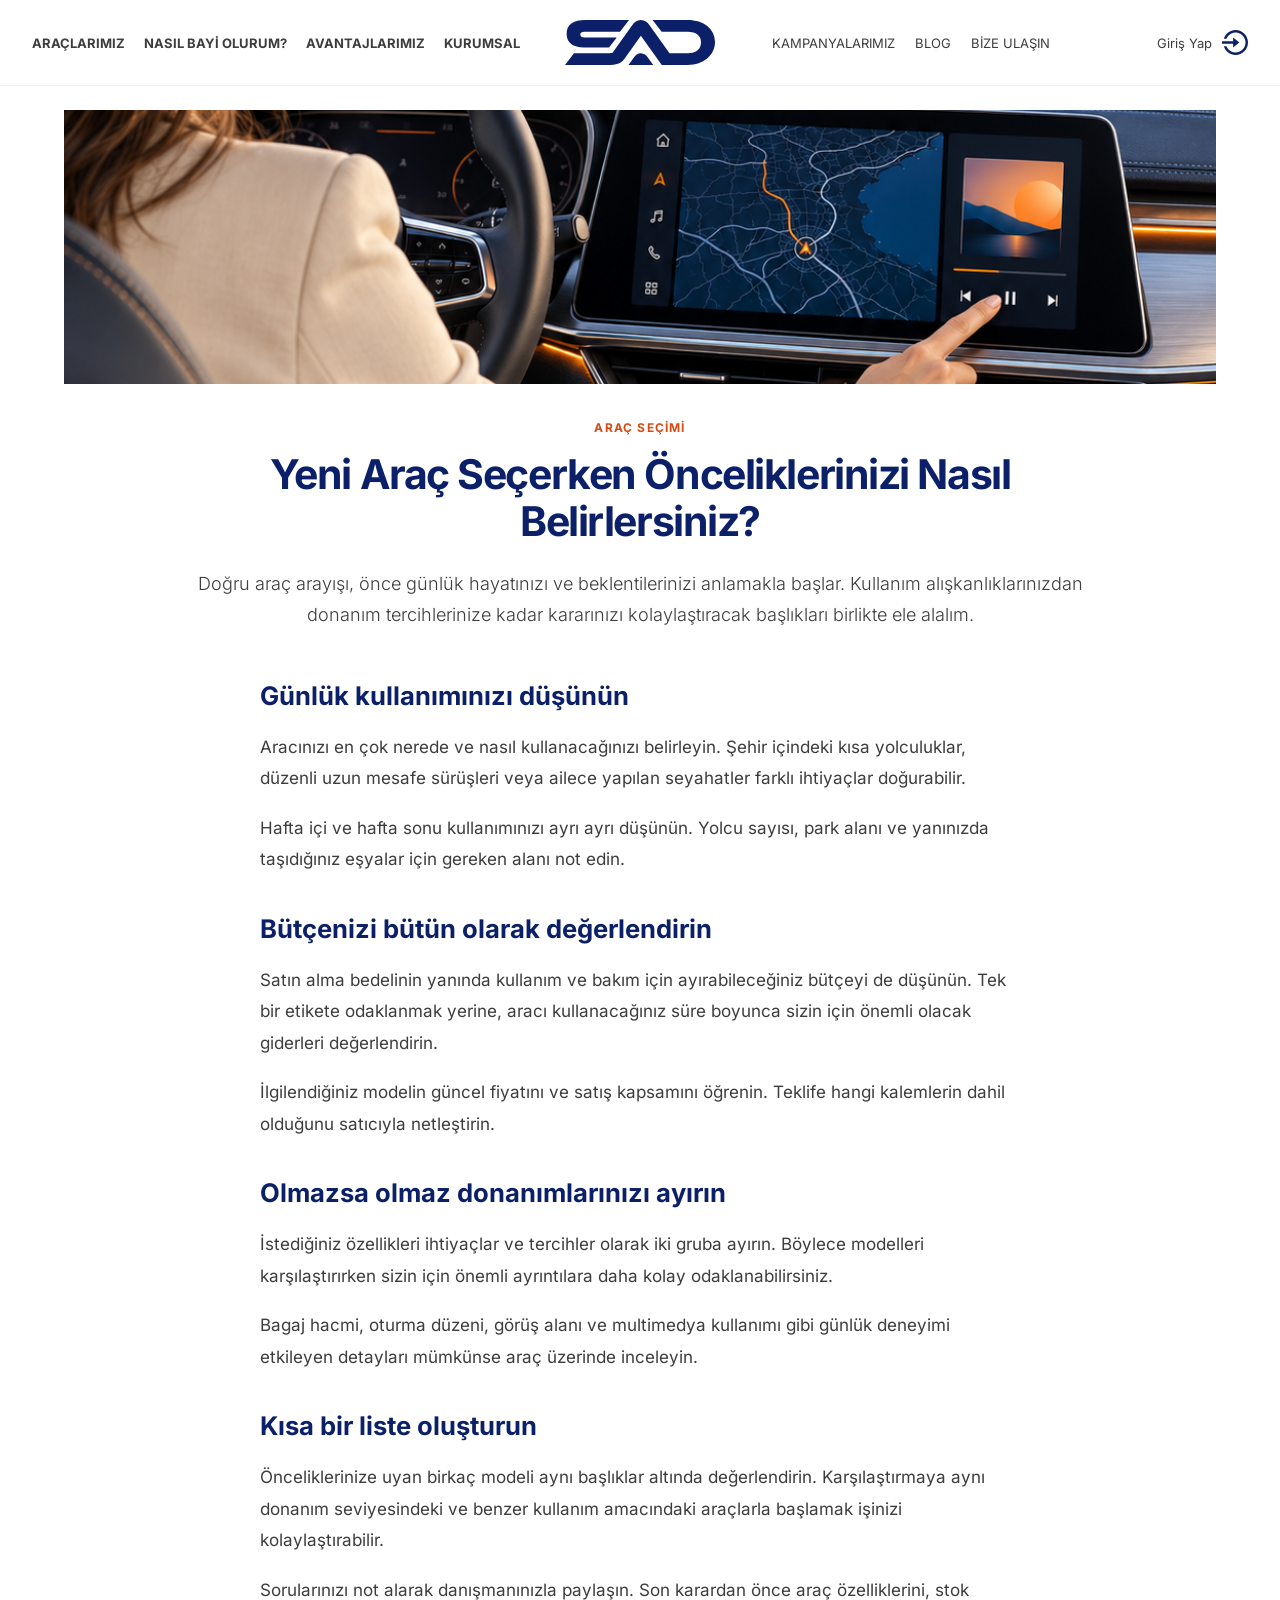
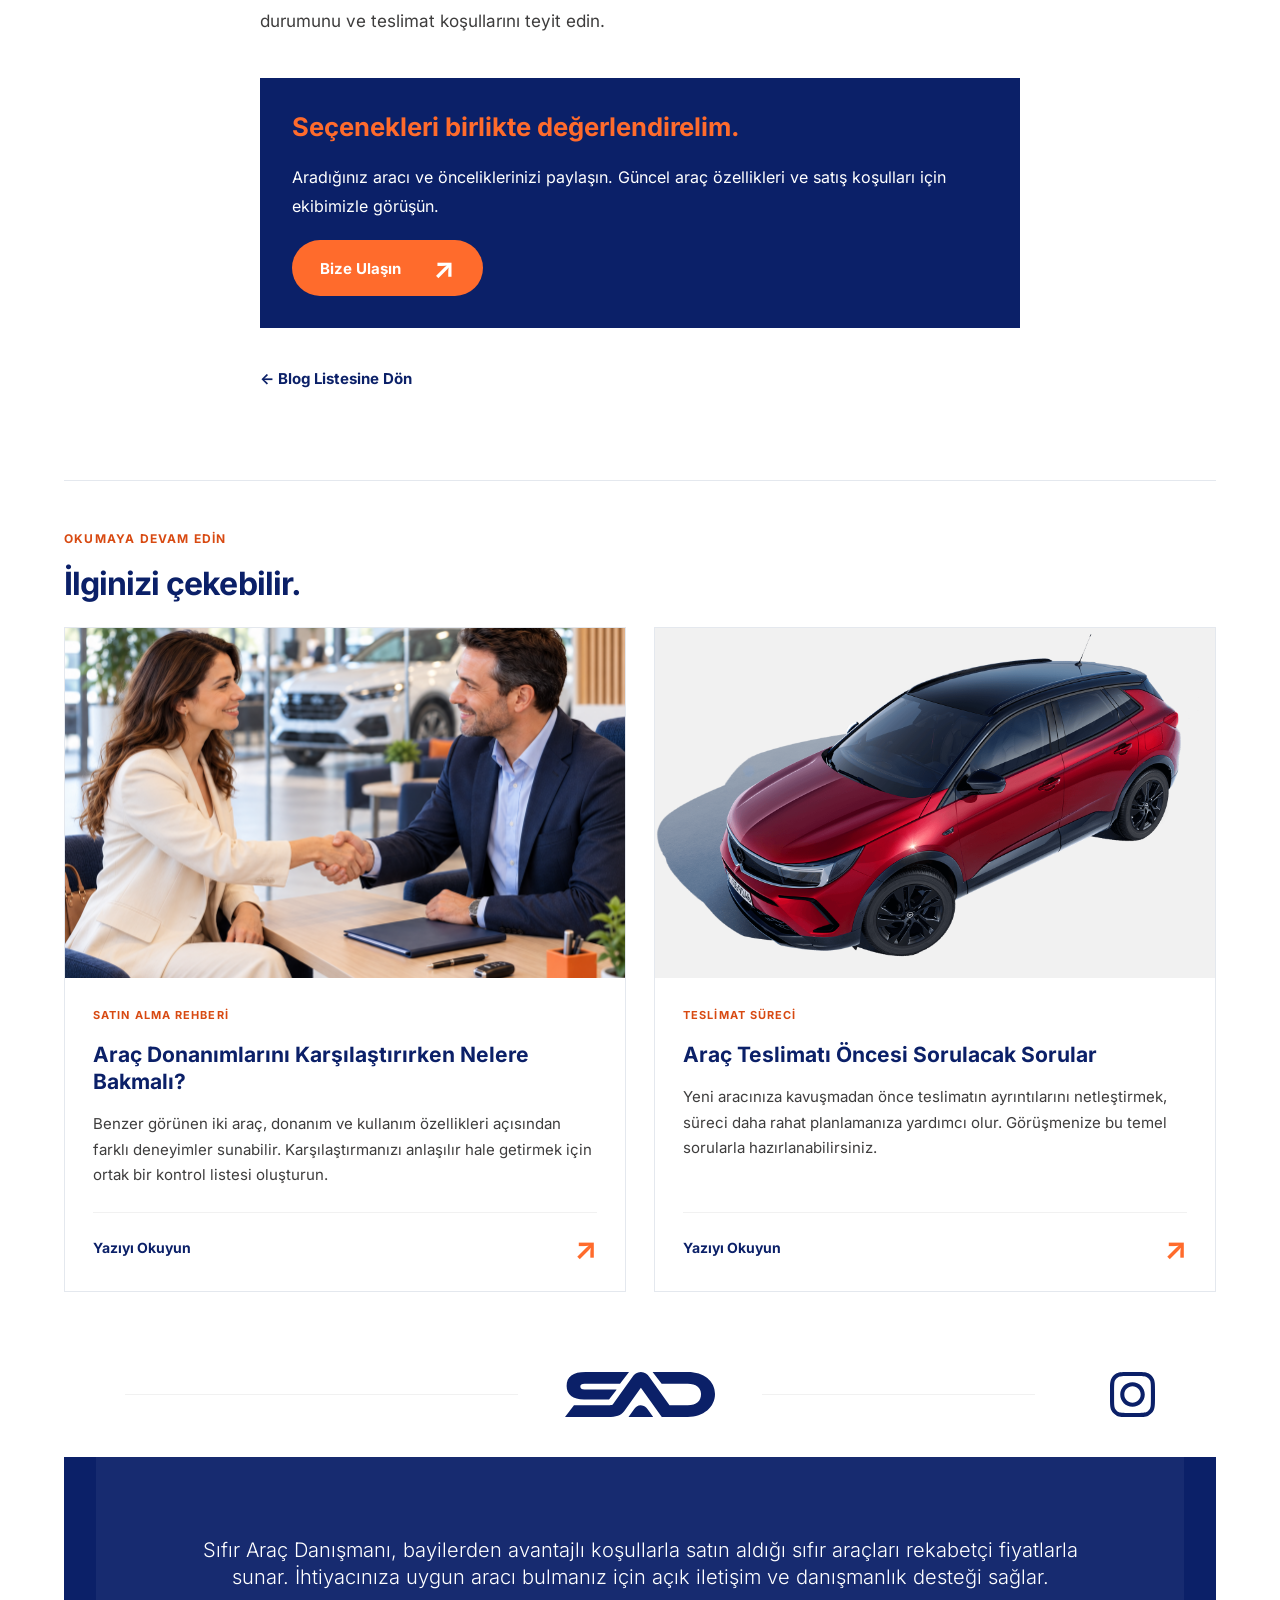
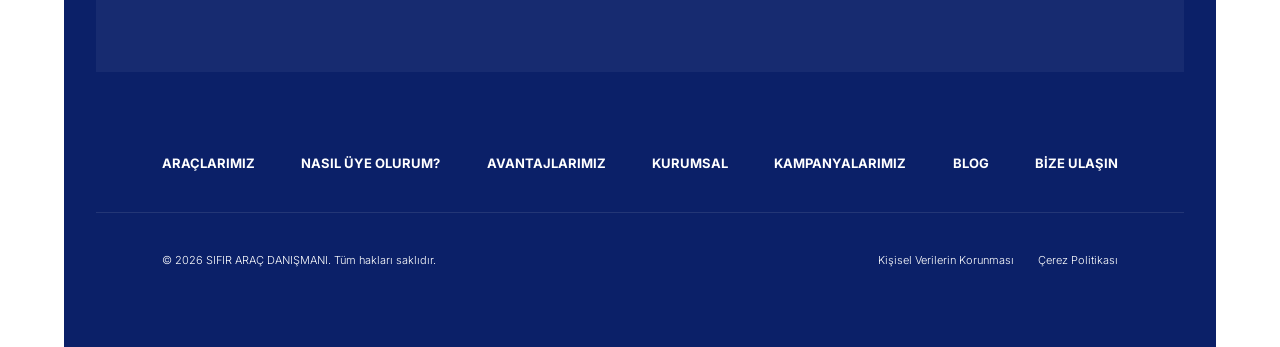
<file: blog-detay.html>
<!doctype html>
<html lang="tr">
<head>
  <meta charset="UTF-8">
  <meta name="viewport" content="width=device-width, initial-scale=1.0">
  <title>Yeni Araç Seçerken Önceliklerinizi Nasıl Belirlersiniz? | Sıfır Araç Danışmanı</title>
  <meta name="description" content="Doğru araç arayışı, önce günlük hayatınızı ve beklentilerinizi anlamakla başlar. Kullanım alışkanlıklarınızdan donanım tercihlerinize kadar kararınızı kolaylaştıracak başlıkları birlikte ele alalım.">
  <link rel="stylesheet" href="assets/scss/style.css">
  <script src="assets/js/main.js" defer></script>
</head>
<body>
  <header class="site-header">
    <div class="site-header__inner">
      <a class="site-header__brand" href="./" aria-label="Sıfır Araç Danışmanı ana sayfa"><img src="assets/img/logo.svg" width="150" height="45" alt="Sıfır Araç Danışmanı"></a>
      <button class="menu-toggle " type="button" aria-expanded="false" aria-controls="site-menu" aria-label="Menüyü aç"><span></span><span></span><span></span></button>
      <div class="site-menu" id="site-menu" tabindex="-1">
        <div class="site-menu__top"><a class="site-header__brand" href="./" aria-label="Sıfır Araç Danışmanı ana sayfa"><img src="assets/img/logo.svg" width="150" height="45" alt="Sıfır Araç Danışmanı"></a><button class="menu-toggle menu-toggle--inside" type="button" aria-expanded="false" aria-controls="site-menu" aria-label="Menüyü aç"><span></span><span></span><span></span></button></div>
        <nav class="site-header__primary" aria-label="Ana menü">
            <a href="list.html">ARAÇLARIMIZ</a>
            <a href="nasil-bayi-olurum.html">NASIL BAYİ OLURUM?</a>
            <a href="avantajlarimiz.html">AVANTAJLARIMIZ</a>
            <a href="kurumsal.html">KURUMSAL</a>
          </nav>
        <div class="site-header__right">
          <nav class="site-header__secondary" aria-label="Diğer bağlantılar">
            <a href="kampanyalarimiz.html">KAMPANYALARIMIZ</a>
            <a href="blog.html" aria-current="page">BLOG</a>
            <a href="contact.html">BİZE ULAŞIN</a>
          </nav>
          <a class="site-header__account" href="#"><span>Giriş Yap</span><img src="assets/img/account.svg" width="26" height="25" alt=""></a>
        </div>
      </div>
    </div>
    <div class="menu-overlay" aria-hidden="true"></div>
  </header>
  <main id="main-content" class="blog-detail-page"><article class="blog-article" aria-labelledby="article-title"><img class="blog-article__cover" src="assets/img/9861d746239e89f62dfd392b91d96f7b95729ca3.png" width="1122" height="1402" alt="Araç içindeki multimedya ekranını inceleyen sürücü" decoding="async"><header class="blog-article__header"><p class="dealer-eyebrow">ARAÇ SEÇİMİ</p><h1 id="article-title">Yeni Araç Seçerken Önceliklerinizi Nasıl Belirlersiniz?</h1><p class="blog-article__lead">Doğru araç arayışı, önce günlük hayatınızı ve beklentilerinizi anlamakla başlar. Kullanım alışkanlıklarınızdan donanım tercihlerinize kadar kararınızı kolaylaştıracak başlıkları birlikte ele alalım.</p></header><div class="blog-article__layout"><div class="blog-article__body"><section id="bolum-1" aria-labelledby="baslik-1"><h2 id="baslik-1">Günlük kullanımınızı düşünün</h2><p>Aracınızı en çok nerede ve nasıl kullanacağınızı belirleyin. Şehir içindeki kısa yolculuklar, düzenli uzun mesafe sürüşleri veya ailece yapılan seyahatler farklı ihtiyaçlar doğurabilir.</p><p>Hafta içi ve hafta sonu kullanımınızı ayrı ayrı düşünün. Yolcu sayısı, park alanı ve yanınızda taşıdığınız eşyalar için gereken alanı not edin.</p></section><section id="bolum-2" aria-labelledby="baslik-2"><h2 id="baslik-2">Bütçenizi bütün olarak değerlendirin</h2><p>Satın alma bedelinin yanında kullanım ve bakım için ayırabileceğiniz bütçeyi de düşünün. Tek bir etikete odaklanmak yerine, aracı kullanacağınız süre boyunca sizin için önemli olacak giderleri değerlendirin.</p><p>İlgilendiğiniz modelin güncel fiyatını ve satış kapsamını öğrenin. Teklife hangi kalemlerin dahil olduğunu satıcıyla netleştirin.</p></section><section id="bolum-3" aria-labelledby="baslik-3"><h2 id="baslik-3">Olmazsa olmaz donanımlarınızı ayırın</h2><p>İstediğiniz özellikleri ihtiyaçlar ve tercihler olarak iki gruba ayırın. Böylece modelleri karşılaştırırken sizin için önemli ayrıntılara daha kolay odaklanabilirsiniz.</p><p>Bagaj hacmi, oturma düzeni, görüş alanı ve multimedya kullanımı gibi günlük deneyimi etkileyen detayları mümkünse araç üzerinde inceleyin.</p></section><section id="bolum-4" aria-labelledby="baslik-4"><h2 id="baslik-4">Kısa bir liste oluşturun</h2><p>Önceliklerinize uyan birkaç modeli aynı başlıklar altında değerlendirin. Karşılaştırmaya aynı donanım seviyesindeki ve benzer kullanım amacındaki araçlarla başlamak işinizi kolaylaştırabilir.</p><p>Sorularınızı not alarak danışmanınızla paylaşın. Son karardan önce araç özelliklerini, stok durumunu ve teslimat koşullarını teyit edin.</p></section><aside class="blog-article__callout" aria-labelledby="article-help-title"><h2 id="article-help-title">Seçenekleri birlikte değerlendirelim.</h2><p>Aradığınız aracı ve önceliklerinizi paylaşın. Güncel araç özellikleri ve satış koşulları için ekibimizle görüşün.</p><a class="dealer-button" href="contact.html">Bize Ulaşın <span aria-hidden="true">↗</span></a></aside><a class="dealer-text-link" href="blog.html" aria-current="page">← Blog Listesine Dön</a></div></div></article><section class="dealer-section blog-related" aria-labelledby="related-title"><p class="dealer-eyebrow">OKUMAYA DEVAM EDİN</p><h2 id="related-title">İlginizi çekebilir.</h2><div class="blog-related__grid"><article class="blog-card"><a class="blog-card__link" href="blog-detay-donanim.html"><div class="blog-card__media"><img src="assets/img/a2f24749295c64fe31880b2ba2ba8280c7eb9687.png" width="1122" height="1402" alt="Showroomda müşteriyle görüşen araç danışmanı" loading="lazy" decoding="async"></div><div class="blog-card__body"><p class="dealer-eyebrow">SATIN ALMA REHBERİ</p><h3>Araç Donanımlarını Karşılaştırırken Nelere Bakmalı?</h3><p class="blog-card__excerpt">Benzer görünen iki araç, donanım ve kullanım özellikleri açısından farklı deneyimler sunabilir. Karşılaştırmanızı anlaşılır hale getirmek için ortak bir kontrol listesi oluşturun.</p><span class="blog-card__read">Yazıyı Okuyun <span aria-hidden="true">↗</span></span></div></a></article><article class="blog-card"><a class="blog-card__link" href="blog-detay-teslimat.html"><div class="blog-card__media"><img src="assets/img/bb7fee0213ef2447597c2eead95d6614ce6f1aee.png" width="1122" height="1402" alt="Kırmızı Opel Grandland araç görünümü" loading="lazy" decoding="async"></div><div class="blog-card__body"><p class="dealer-eyebrow">TESLİMAT SÜRECİ</p><h3>Araç Teslimatı Öncesi Sorulacak Sorular</h3><p class="blog-card__excerpt">Yeni aracınıza kavuşmadan önce teslimatın ayrıntılarını netleştirmek, süreci daha rahat planlamanıza yardımcı olur. Görüşmenize bu temel sorularla hazırlanabilirsiniz.</p><span class="blog-card__read">Yazıyı Okuyun <span aria-hidden="true">↗</span></span></div></a></article></div></section></main>
  <footer class="site-footer">
    <div class="site-footer__top">
      <span class="site-footer__line"><img src="assets/img/footer-line-left.svg" width="596" height="1" alt="" ></span>
      <a class="site-footer__brand" href="./" aria-label="Sıfır Araç Danışmanı ana sayfa"><img src="assets/img/footer-logo.svg" width="150" height="45" alt="Sıfır Araç Danışmanı" ></a>
      <div class="site-footer__top-right"><span class="site-footer__line"><img src="assets/img/footer-line-right.svg" width="476" height="1" alt="" ></span><a class="site-footer__social" href="https://www.instagram.com/sifiraracdanismani/" target="_blank" rel="noopener noreferrer" aria-label="Sıfır Araç Danışmanı Instagram hesabı (yeni sekme)"><img src="assets/img/instagram.svg" width="45" height="45" alt="Instagram" ></a></div>
    </div>
    <div class="site-footer__body">
      <div class="site-footer__summary">
        <p>Sıfır Araç Danışmanı, bayilerden avantajlı koşullarla satın aldığı sıfır araçları rekabetçi fiyatlarla sunar. İhtiyacınıza uygun aracı bulmanız için açık iletişim ve danışmanlık desteği sağlar.</p>
      </div>
      <div class="site-footer__inner">
        <nav class="site-footer__nav" aria-label="Footer menüsü">
          <ul>
            <li><a href="list.html">ARAÇLARIMIZ</a></li>
            <li><a href="nasil-uye-olurum.html">NASIL ÜYE OLURUM?</a></li>
            <li><a href="avantajlarimiz.html">AVANTAJLARIMIZ</a></li>
            <li><a href="kurumsal.html">KURUMSAL</a></li>
            <li><a href="kampanyalarimiz.html">KAMPANYALARIMIZ</a></li>
            <li><a href="blog.html" aria-current="page">BLOG</a></li>
            <li><a href="contact.html">BİZE ULAŞIN</a></li>
          </ul>
        </nav>
        <span class="site-footer__line"><img src="assets/img/footer-line-bottom.svg" width="1196" height="1" alt="" ></span>
        <div class="site-footer__bottom">
          <small>© 2026 SIFIR ARAÇ DANIŞMANI. Tüm hakları saklıdır.</small>
          <nav class="site-footer__legal" aria-label="Yasal bilgiler">
            <a href="kisisel-verilerin-korunmasi.html">Kişisel Verilerin Korunması</a>
            <a href="cerez-politikasi.html">Çerez Politikası</a>
          </nav>
        </div>
      </div>
    </div>
  </footer>
</body>
</html>
</file>
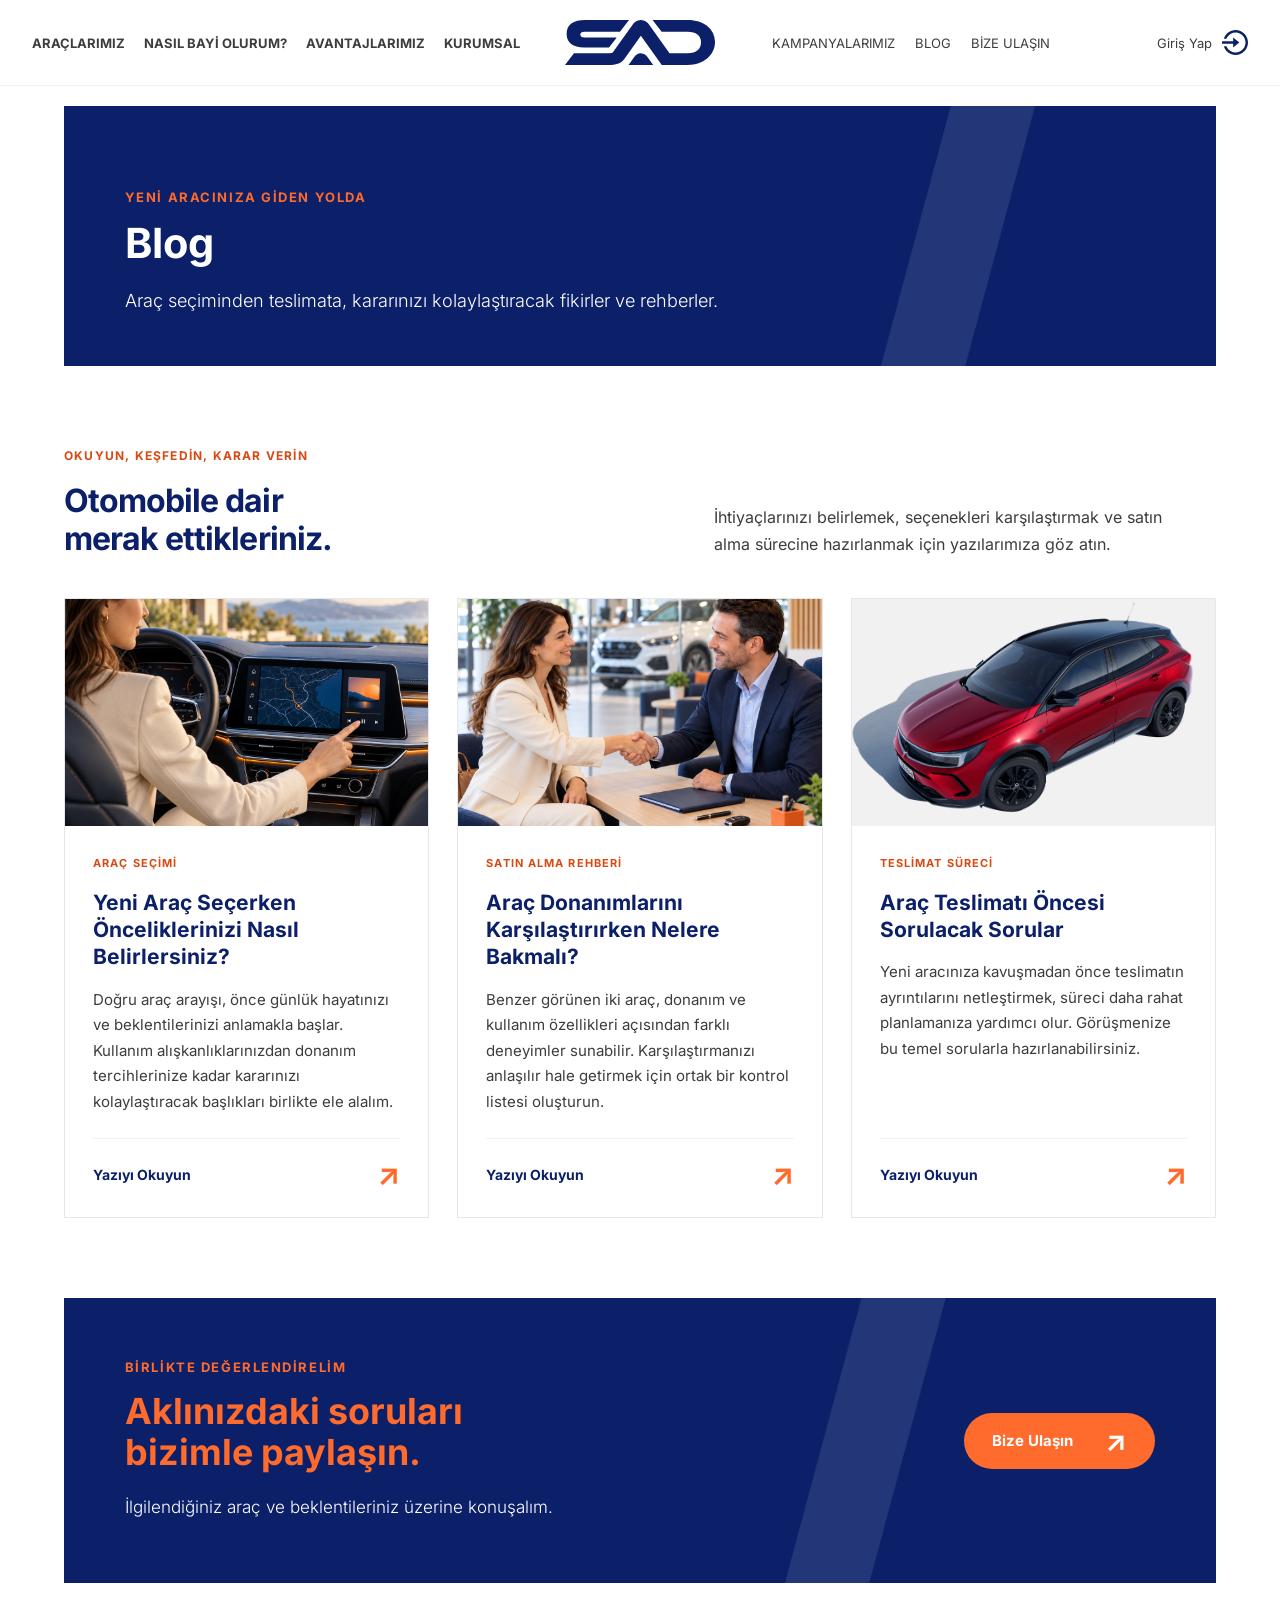
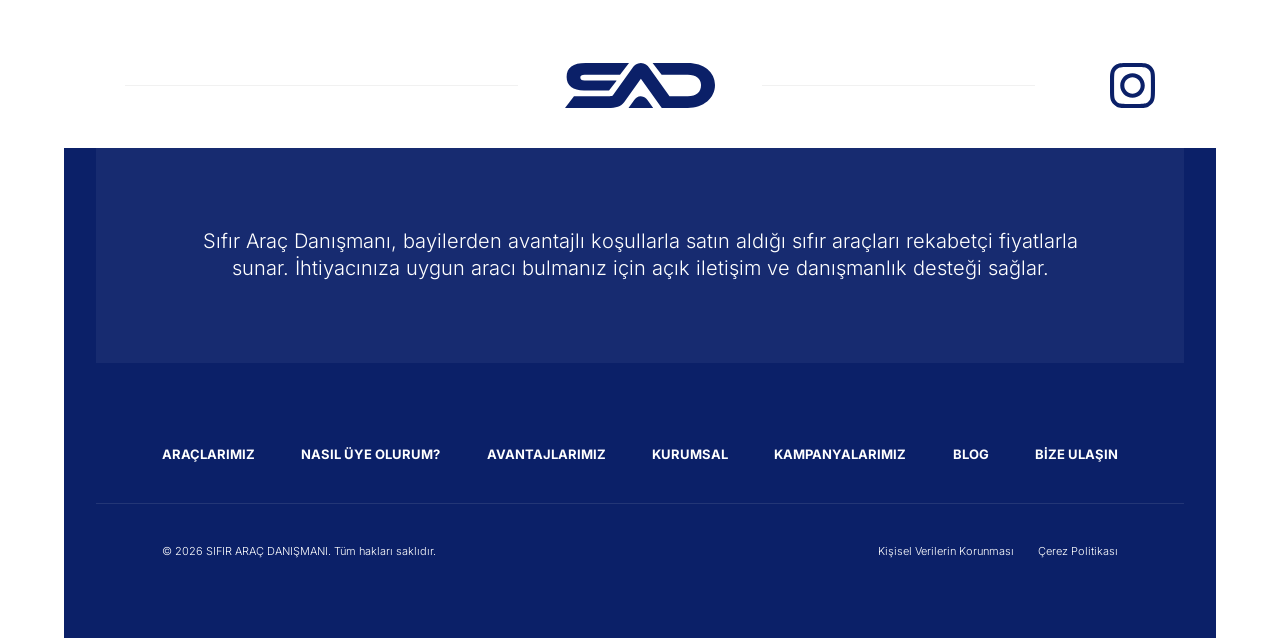
<file: blog.html>
<!doctype html>
<html lang="tr">
<head>
  <meta charset="UTF-8">
  <meta name="viewport" content="width=device-width, initial-scale=1.0">
  <title>Blog ve Araç Rehberleri | Sıfır Araç Danışmanı</title>
  <meta name="description" content="Araç seçimi, donanım karşılaştırması ve teslimat süreci hakkında rehber yazıları Sıfır Araç Danışmanı blogunda keşfedin.">
  <link rel="stylesheet" href="assets/scss/style.css">
  <script src="assets/js/main.js" defer></script>
</head>
<body>
  <header class="site-header">
    <div class="site-header__inner">
      <a class="site-header__brand" href="./" aria-label="Sıfır Araç Danışmanı ana sayfa"><img src="assets/img/logo.svg" width="150" height="45" alt="Sıfır Araç Danışmanı"></a>
      <button class="menu-toggle " type="button" aria-expanded="false" aria-controls="site-menu" aria-label="Menüyü aç"><span></span><span></span><span></span></button>
      <div class="site-menu" id="site-menu" tabindex="-1">
        <div class="site-menu__top"><a class="site-header__brand" href="./" aria-label="Sıfır Araç Danışmanı ana sayfa"><img src="assets/img/logo.svg" width="150" height="45" alt="Sıfır Araç Danışmanı"></a><button class="menu-toggle menu-toggle--inside" type="button" aria-expanded="false" aria-controls="site-menu" aria-label="Menüyü aç"><span></span><span></span><span></span></button></div>
        <nav class="site-header__primary" aria-label="Ana menü">
            <a href="list.html">ARAÇLARIMIZ</a>
            <a href="nasil-bayi-olurum.html">NASIL BAYİ OLURUM?</a>
            <a href="avantajlarimiz.html">AVANTAJLARIMIZ</a>
            <a href="kurumsal.html">KURUMSAL</a>
          </nav>
        <div class="site-header__right">
          <nav class="site-header__secondary" aria-label="Diğer bağlantılar">
            <a href="kampanyalarimiz.html">KAMPANYALARIMIZ</a>
            <a href="blog.html" aria-current="page">BLOG</a>
            <a href="contact.html">BİZE ULAŞIN</a>
          </nav>
          <a class="site-header__account" href="#"><span>Giriş Yap</span><img src="assets/img/account.svg" width="26" height="25" alt=""></a>
        </div>
      </div>
    </div>
    <div class="menu-overlay" aria-hidden="true"></div>
  </header>
  <main id="main-content" class="blog-page"><section class="contact-hero" aria-labelledby="blog-title"><img class="contact-hero__stripe" src="assets/img/bg-opacity-white.png" width="259" height="620" alt="" aria-hidden="true"><div class="contact-hero__content"><p class="contact-hero__eyebrow">YENİ ARACINIZA GİDEN YOLDA</p><h1 id="blog-title">Blog</h1><p class="contact-hero__description">Araç seçiminden teslimata, kararınızı kolaylaştıracak fikirler ve rehberler.</p></div></section><section class="dealer-section blog-list" aria-labelledby="blog-list-title"><div class="dealer-section__heading"><div><p class="dealer-eyebrow">OKUYUN, KEŞFEDİN, KARAR VERİN</p><h2 id="blog-list-title">Otomobile dair<br>merak ettikleriniz.</h2></div><p>İhtiyaçlarınızı belirlemek, seçenekleri karşılaştırmak ve satın alma sürecine hazırlanmak için yazılarımıza göz atın.</p></div><div class="blog-list__grid"><article class="blog-card"><a class="blog-card__link" href="blog-detay.html"><div class="blog-card__media"><img src="assets/img/9861d746239e89f62dfd392b91d96f7b95729ca3.png" width="1122" height="1402" alt="Araç içindeki multimedya ekranını inceleyen sürücü" loading="lazy" decoding="async"></div><div class="blog-card__body"><p class="dealer-eyebrow">ARAÇ SEÇİMİ</p><h3>Yeni Araç Seçerken Önceliklerinizi Nasıl Belirlersiniz?</h3><p class="blog-card__excerpt">Doğru araç arayışı, önce günlük hayatınızı ve beklentilerinizi anlamakla başlar. Kullanım alışkanlıklarınızdan donanım tercihlerinize kadar kararınızı kolaylaştıracak başlıkları birlikte ele alalım.</p><span class="blog-card__read">Yazıyı Okuyun <span aria-hidden="true">↗</span></span></div></a></article><article class="blog-card"><a class="blog-card__link" href="blog-detay-donanim.html"><div class="blog-card__media"><img src="assets/img/a2f24749295c64fe31880b2ba2ba8280c7eb9687.png" width="1122" height="1402" alt="Showroomda müşteriyle görüşen araç danışmanı" loading="lazy" decoding="async"></div><div class="blog-card__body"><p class="dealer-eyebrow">SATIN ALMA REHBERİ</p><h3>Araç Donanımlarını Karşılaştırırken Nelere Bakmalı?</h3><p class="blog-card__excerpt">Benzer görünen iki araç, donanım ve kullanım özellikleri açısından farklı deneyimler sunabilir. Karşılaştırmanızı anlaşılır hale getirmek için ortak bir kontrol listesi oluşturun.</p><span class="blog-card__read">Yazıyı Okuyun <span aria-hidden="true">↗</span></span></div></a></article><article class="blog-card"><a class="blog-card__link" href="blog-detay-teslimat.html"><div class="blog-card__media"><img src="assets/img/bb7fee0213ef2447597c2eead95d6614ce6f1aee.png" width="1122" height="1402" alt="Kırmızı Opel Grandland araç görünümü" loading="lazy" decoding="async"></div><div class="blog-card__body"><p class="dealer-eyebrow">TESLİMAT SÜRECİ</p><h3>Araç Teslimatı Öncesi Sorulacak Sorular</h3><p class="blog-card__excerpt">Yeni aracınıza kavuşmadan önce teslimatın ayrıntılarını netleştirmek, süreci daha rahat planlamanıza yardımcı olur. Görüşmenize bu temel sorularla hazırlanabilirsiniz.</p><span class="blog-card__read">Yazıyı Okuyun <span aria-hidden="true">↗</span></span></div></a></article></div></section><section class="campaign-contact" aria-labelledby="blog-contact-title"><img src="assets/img/bg-opacity-white.png" width="259" height="620" alt="" aria-hidden="true" loading="lazy"><div><p class="contact-hero__eyebrow">BİRLİKTE DEĞERLENDİRELİM</p><h2 id="blog-contact-title">Aklınızdaki soruları<br>bizimle paylaşın.</h2><p>İlgilendiğiniz araç ve beklentileriniz üzerine konuşalım.</p></div><a class="dealer-button" href="contact.html">Bize Ulaşın <span aria-hidden="true">↗</span></a></section></main>
  <footer class="site-footer">
    <div class="site-footer__top">
      <span class="site-footer__line"><img src="assets/img/footer-line-left.svg" width="596" height="1" alt="" ></span>
      <a class="site-footer__brand" href="./" aria-label="Sıfır Araç Danışmanı ana sayfa"><img src="assets/img/footer-logo.svg" width="150" height="45" alt="Sıfır Araç Danışmanı" ></a>
      <div class="site-footer__top-right"><span class="site-footer__line"><img src="assets/img/footer-line-right.svg" width="476" height="1" alt="" ></span><a class="site-footer__social" href="https://www.instagram.com/sifiraracdanismani/" target="_blank" rel="noopener noreferrer" aria-label="Sıfır Araç Danışmanı Instagram hesabı (yeni sekme)"><img src="assets/img/instagram.svg" width="45" height="45" alt="Instagram" ></a></div>
    </div>
    <div class="site-footer__body">
      <div class="site-footer__summary">
        <p>Sıfır Araç Danışmanı, bayilerden avantajlı koşullarla satın aldığı sıfır araçları rekabetçi fiyatlarla sunar. İhtiyacınıza uygun aracı bulmanız için açık iletişim ve danışmanlık desteği sağlar.</p>
      </div>
      <div class="site-footer__inner">
        <nav class="site-footer__nav" aria-label="Footer menüsü">
          <ul>
            <li><a href="list.html">ARAÇLARIMIZ</a></li>
            <li><a href="nasil-uye-olurum.html">NASIL ÜYE OLURUM?</a></li>
            <li><a href="avantajlarimiz.html">AVANTAJLARIMIZ</a></li>
            <li><a href="kurumsal.html">KURUMSAL</a></li>
            <li><a href="kampanyalarimiz.html">KAMPANYALARIMIZ</a></li>
            <li><a href="blog.html" aria-current="page">BLOG</a></li>
            <li><a href="contact.html">BİZE ULAŞIN</a></li>
          </ul>
        </nav>
        <span class="site-footer__line"><img src="assets/img/footer-line-bottom.svg" width="1196" height="1" alt="" ></span>
        <div class="site-footer__bottom">
          <small>© 2026 SIFIR ARAÇ DANIŞMANI. Tüm hakları saklıdır.</small>
          <nav class="site-footer__legal" aria-label="Yasal bilgiler">
            <a href="kisisel-verilerin-korunmasi.html">Kişisel Verilerin Korunması</a>
            <a href="cerez-politikasi.html">Çerez Politikası</a>
          </nav>
        </div>
      </div>
    </div>
  </footer>
</body>
</html>
</file>
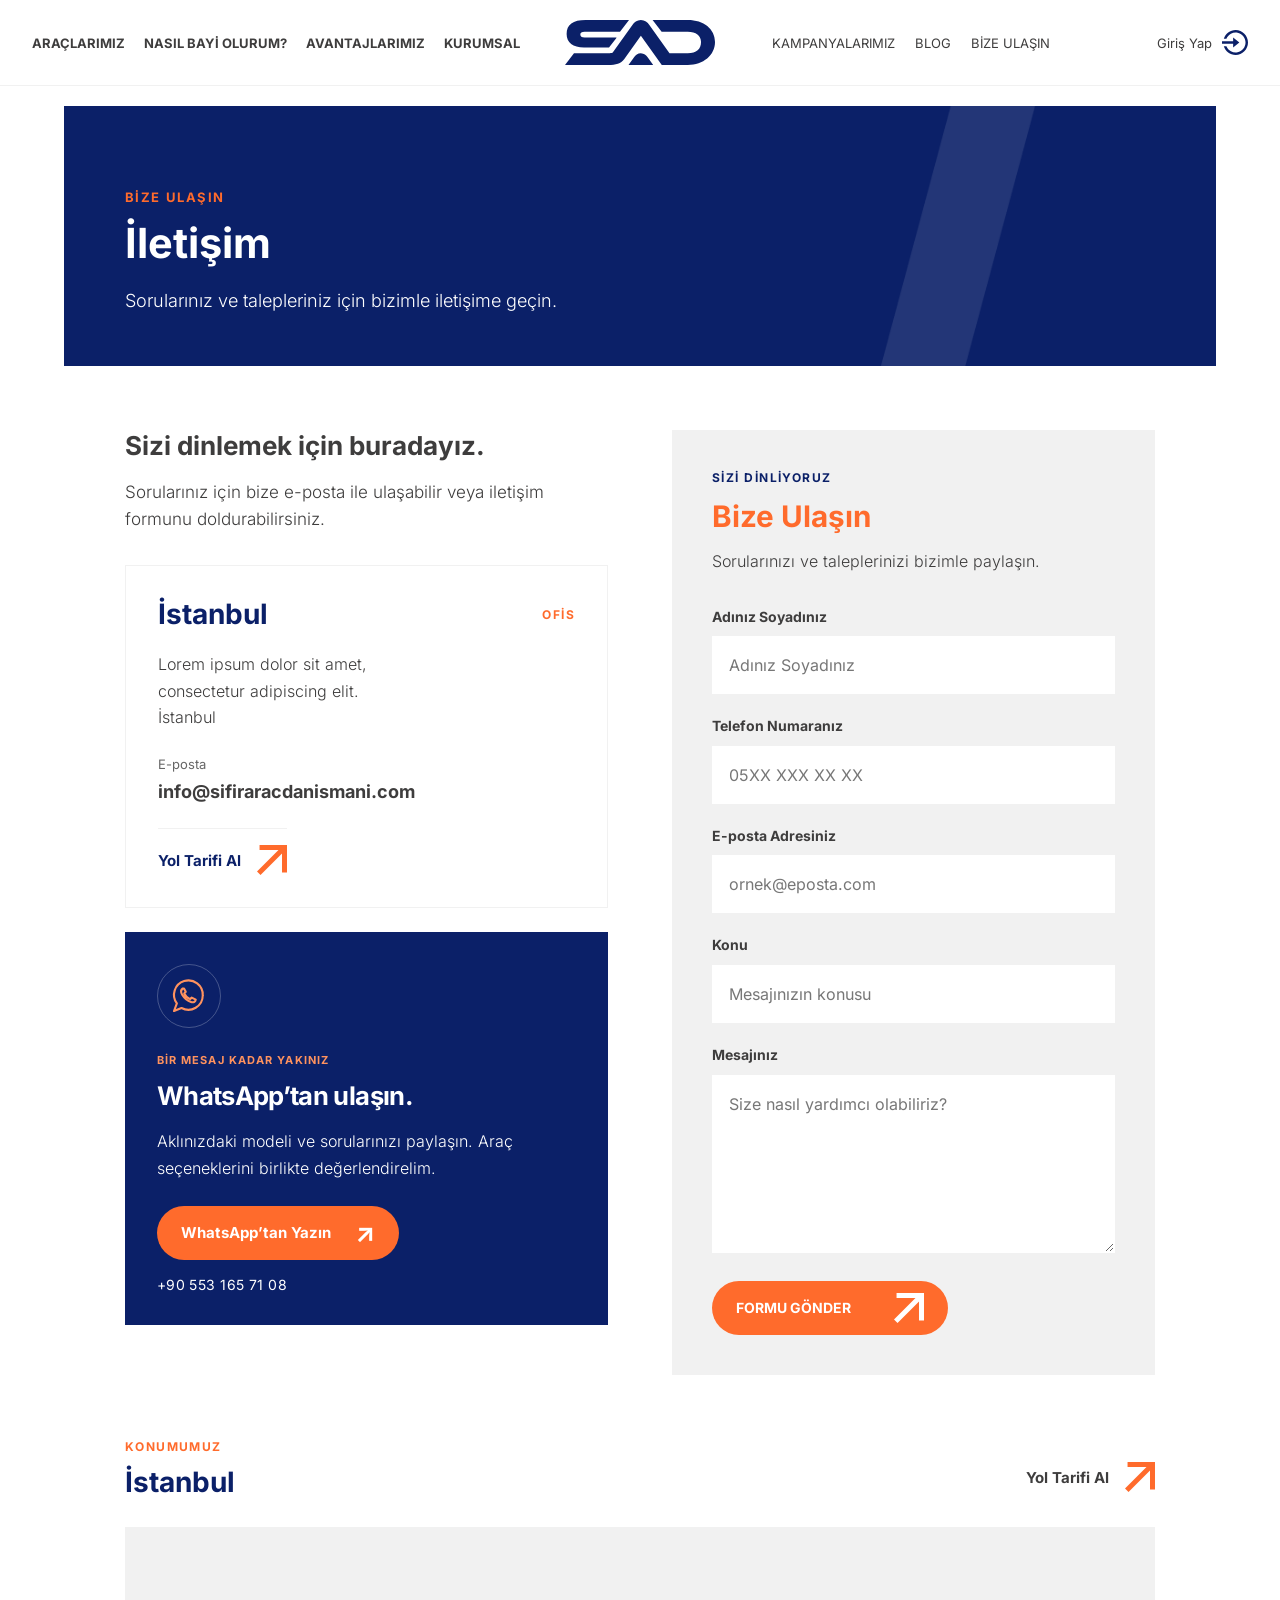
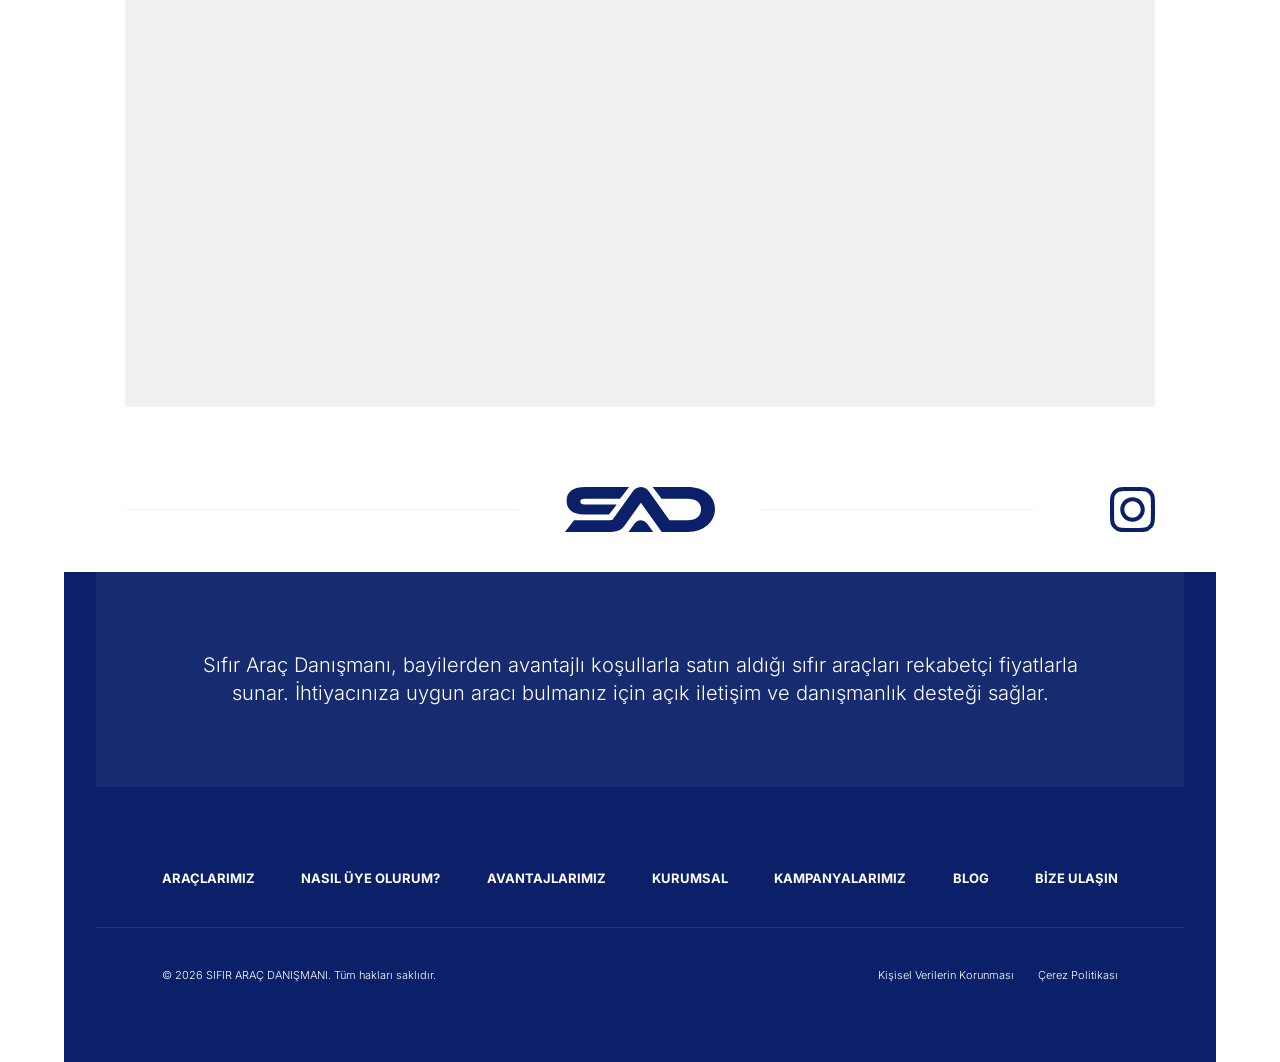
<file: contact.html>
<!doctype html>
<html lang="tr">
<head>
  <meta charset="UTF-8">
  <meta name="viewport" content="width=device-width, initial-scale=1.0">
  <title>İletişim | Sıfır Araç Danışmanı</title>
  <meta name="description" content="Sıfır Araç Danışmanı ile iletişime geçin. İletişim formu, e-posta bilgileri ve İstanbul haritasını inceleyin.">
  <link rel="stylesheet" href="assets/scss/style.css">
  <script src="assets/js/main.js" defer></script>
</head>
<body>
  <header class="site-header">
    <div class="site-header__inner">
      <a class="site-header__brand" href="./" aria-label="Sıfır Araç Danışmanı ana sayfa"><img src="assets/img/logo.svg" width="150" height="45" alt="Sıfır Araç Danışmanı"></a>
      <button class="menu-toggle " type="button" aria-expanded="false" aria-controls="site-menu" aria-label="Menüyü aç"><span></span><span></span><span></span></button>
      <div class="site-menu" id="site-menu" tabindex="-1">
        <div class="site-menu__top"><a class="site-header__brand" href="./" aria-label="Sıfır Araç Danışmanı ana sayfa"><img src="assets/img/logo.svg" width="150" height="45" alt="Sıfır Araç Danışmanı"></a><button class="menu-toggle menu-toggle--inside" type="button" aria-expanded="false" aria-controls="site-menu" aria-label="Menüyü aç"><span></span><span></span><span></span></button></div>
        <nav class="site-header__primary" aria-label="Ana menü">
            <a href="list.html">ARAÇLARIMIZ</a>
            <a href="nasil-bayi-olurum.html">NASIL BAYİ OLURUM?</a>
            <a href="avantajlarimiz.html">AVANTAJLARIMIZ</a>
            <a href="kurumsal.html">KURUMSAL</a>
          </nav>
        <div class="site-header__right">
          <nav class="site-header__secondary" aria-label="Diğer bağlantılar">
            <a href="kampanyalarimiz.html">KAMPANYALARIMIZ</a>
            <a href="blog.html">BLOG</a>
            <a href="contact.html" aria-current="page">BİZE ULAŞIN</a>
          </nav>
          <a class="site-header__account" href="#"><span>Giriş Yap</span><img src="assets/img/account.svg" width="26" height="25" alt=""></a>
        </div>
      </div>
    </div>
    <div class="menu-overlay" aria-hidden="true"></div>
  </header>
  <main id="main-content" class="contact-page">
    <section class="contact-hero" aria-labelledby="contact-title">
      <img class="contact-hero__stripe" src="assets/img/bg-opacity-white.png" width="259" height="620" alt="" aria-hidden="true">
      <div class="contact-hero__content">
        <p class="contact-hero__eyebrow">BİZE ULAŞIN</p>
        <h1 id="contact-title">İletişim</h1>
        <p class="contact-hero__description">Sorularınız ve talepleriniz için bizimle iletişime geçin.</p>
      </div>

    </section>
    <section class="contact-content" aria-labelledby="contact-information-title">
      <div class="contact-content__offices">
        <div class="contact-content__intro"><h2 id="contact-information-title">Sizi dinlemek için buradayız.</h2><p>Sorularınız için bize e-posta ile ulaşabilir veya iletişim formunu doldurabilirsiniz.</p></div>
        <article class="contact-office" aria-labelledby="istanbul-office-title">
          <div class="contact-office__heading"><h3 id="istanbul-office-title">İstanbul</h3><span class="contact-office__label">OFİS</span></div>
          <address>Lorem ipsum dolor sit amet,<br>consectetur adipiscing elit.<br>İstanbul</address>
          <dl class="contact-office__details">
            <div><dt>E-posta</dt><dd><a href="mailto:info@sifiraracdanismani.com">info@sifiraracdanismani.com</a></dd></div>
          </dl>
          <a class="contact-office__directions" href="#">Yol Tarifi Al<img src="assets/img/arrow-up-right.svg" width="30" height="30" alt=""></a>
        </article>
        <section class="contact-whatsapp" aria-labelledby="contact-whatsapp-title">
          <span class="contact-whatsapp__icon" aria-hidden="true"><svg viewBox="0 0 32 32" width="40" height="40" fill="none" stroke="currentColor" stroke-width="1.7" stroke-linecap="round" stroke-linejoin="round"><path d="M27 15.5a11.5 11.5 0 0 1-17 10.1L4 28l2.3-6.1A11.5 11.5 0 1 1 27 15.5Z"/><path d="M11 10c-1.5 1-1.7 3-.3 5.2 1.7 2.8 4 4.7 6.9 5.6 2 .6 3.5-.1 3.8-1.9l-3.2-1.6-1.4 1.2c-2.3-1-3.7-2.4-4.6-4.5l1.2-1.4L12 10Z"/></svg></span>
          <p class="contact-whatsapp__eyebrow">BİR MESAJ KADAR YAKINIZ</p>
          <h3 id="contact-whatsapp-title">WhatsApp’tan ulaşın.</h3>
          <p>Aklınızdaki modeli ve sorularınızı paylaşın. Araç seçeneklerini birlikte değerlendirelim.</p>
          <a class="contact-whatsapp__button" href="https://wa.me/905531657108?text=Merhaba%2C%20S%C4%B1f%C4%B1r%20Ara%C3%A7%20Dan%C4%B1%C5%9Fman%C4%B1%20web%20sitenizden%20ula%C5%9F%C4%B1yorum.%20Ara%C3%A7%20se%C3%A7enekleri%20ve%20g%C3%BCncel%20fiyatlar%20hakk%C4%B1nda%20bilgi%20almak%20istiyorum.%20Yard%C4%B1mc%C4%B1%20olabilir%20misiniz%3F" target="_blank" rel="noopener noreferrer">WhatsApp’tan Yazın <span aria-hidden="true">↗</span><span class="visually-hidden"> — yeni sekmede açılır</span></a>
          <span class="contact-whatsapp__phone">+90 553 165 71 08</span>
        </section>
      </div>
      <div class="contact-message">
        <p class="contact-message__eyebrow">SİZİ DİNLİYORUZ</p>
        <h2 id="contact-form-title">Bize Ulaşın</h2>
        <p class="contact-message__description">Sorularınızı ve taleplerinizi bizimle paylaşın.</p>
        <!-- Gönderim backend tarafından bağlanacak; buton bilerek type="button" olarak bırakılmıştır. -->
        <form class="contact-form" aria-labelledby="contact-form-title">
          <div class="contact-form__field"><label for="contact-name">Adınız Soyadınız</label><input id="contact-name" name="name" type="text" autocomplete="name" placeholder="Adınız Soyadınız" required maxlength="120"></div>
          <div class="contact-form__field"><label for="contact-phone">Telefon Numaranız</label><input id="contact-phone" name="phone" type="tel" inputmode="tel" autocomplete="tel" placeholder="05XX XXX XX XX" required maxlength="30"></div>
          <div class="contact-form__field"><label for="contact-email">E-posta Adresiniz</label><input id="contact-email" name="email" type="email" autocomplete="email" placeholder="ornek@eposta.com" required maxlength="254"></div>
          <div class="contact-form__field"><label for="contact-subject">Konu</label><input id="contact-subject" name="subject" type="text" placeholder="Mesajınızın konusu" required maxlength="200"></div>
          <div class="contact-form__field"><label for="contact-message">Mesajınız</label><textarea id="contact-message" name="message" rows="6" placeholder="Size nasıl yardımcı olabiliriz?" required maxlength="5000"></textarea></div>
          <button class="contact-form__button" type="button">FORMU GÖNDER<img src="assets/img/arrow-up-right.svg" width="30" height="30" alt=""></button>
        </form>
      </div>
    </section>
    <section class="contact-location" aria-labelledby="contact-location-title">
      <div class="contact-location__heading"><div><p class="contact-location__eyebrow">KONUMUMUZ</p><h2 id="contact-location-title">İstanbul</h2></div>
        <a class="contact-location__directions" href="#">Yol Tarifi Al<img src="assets/img/arrow-up-right.svg" width="30" height="30" alt=""></a>
      </div>
      <div class="contact-location__map"><iframe src="https://www.google.com/maps?q=Istanbul%2C%20Turkiye&amp;z=11&amp;output=embed" title="İstanbul şehir haritası" width="1436" height="480" style="border:0" loading="lazy" referrerpolicy="strict-origin-when-cross-origin" allowfullscreen></iframe></div>
    </section>
  </main>
  <footer class="site-footer">
    <div class="site-footer__top">
      <span class="site-footer__line"><img src="assets/img/footer-line-left.svg" width="596" height="1" alt="" ></span>
      <a class="site-footer__brand" href="./" aria-label="Sıfır Araç Danışmanı ana sayfa"><img src="assets/img/footer-logo.svg" width="150" height="45" alt="Sıfır Araç Danışmanı" ></a>
      <div class="site-footer__top-right"><span class="site-footer__line"><img src="assets/img/footer-line-right.svg" width="476" height="1" alt="" ></span><a class="site-footer__social" href="https://www.instagram.com/sifiraracdanismani/" target="_blank" rel="noopener noreferrer" aria-label="Sıfır Araç Danışmanı Instagram hesabı (yeni sekme)"><img src="assets/img/instagram.svg" width="45" height="45" alt="Instagram" ></a></div>
    </div>
    <div class="site-footer__body">
      <div class="site-footer__summary">
        <p>Sıfır Araç Danışmanı, bayilerden avantajlı koşullarla satın aldığı sıfır araçları rekabetçi fiyatlarla sunar. İhtiyacınıza uygun aracı bulmanız için açık iletişim ve danışmanlık desteği sağlar.</p>
      </div>
      <div class="site-footer__inner">
        <nav class="site-footer__nav" aria-label="Footer menüsü">
          <ul>
            <li><a href="list.html">ARAÇLARIMIZ</a></li>
            <li><a href="nasil-uye-olurum.html">NASIL ÜYE OLURUM?</a></li>
            <li><a href="avantajlarimiz.html">AVANTAJLARIMIZ</a></li>
            <li><a href="kurumsal.html">KURUMSAL</a></li>
            <li><a href="kampanyalarimiz.html">KAMPANYALARIMIZ</a></li>
            <li><a href="blog.html">BLOG</a></li>
            <li><a href="contact.html" aria-current="page">BİZE ULAŞIN</a></li>
          </ul>
        </nav>
        <span class="site-footer__line"><img src="assets/img/footer-line-bottom.svg" width="1196" height="1" alt="" ></span>
        <div class="site-footer__bottom">
          <small>© 2026 SIFIR ARAÇ DANIŞMANI. Tüm hakları saklıdır.</small>
          <nav class="site-footer__legal" aria-label="Yasal bilgiler">
            <a href="kisisel-verilerin-korunmasi.html">Kişisel Verilerin Korunması</a>
            <a href="cerez-politikasi.html">Çerez Politikası</a>
          </nav>
        </div>
      </div>
    </div>
  </footer>
</body>
</html>
</file>
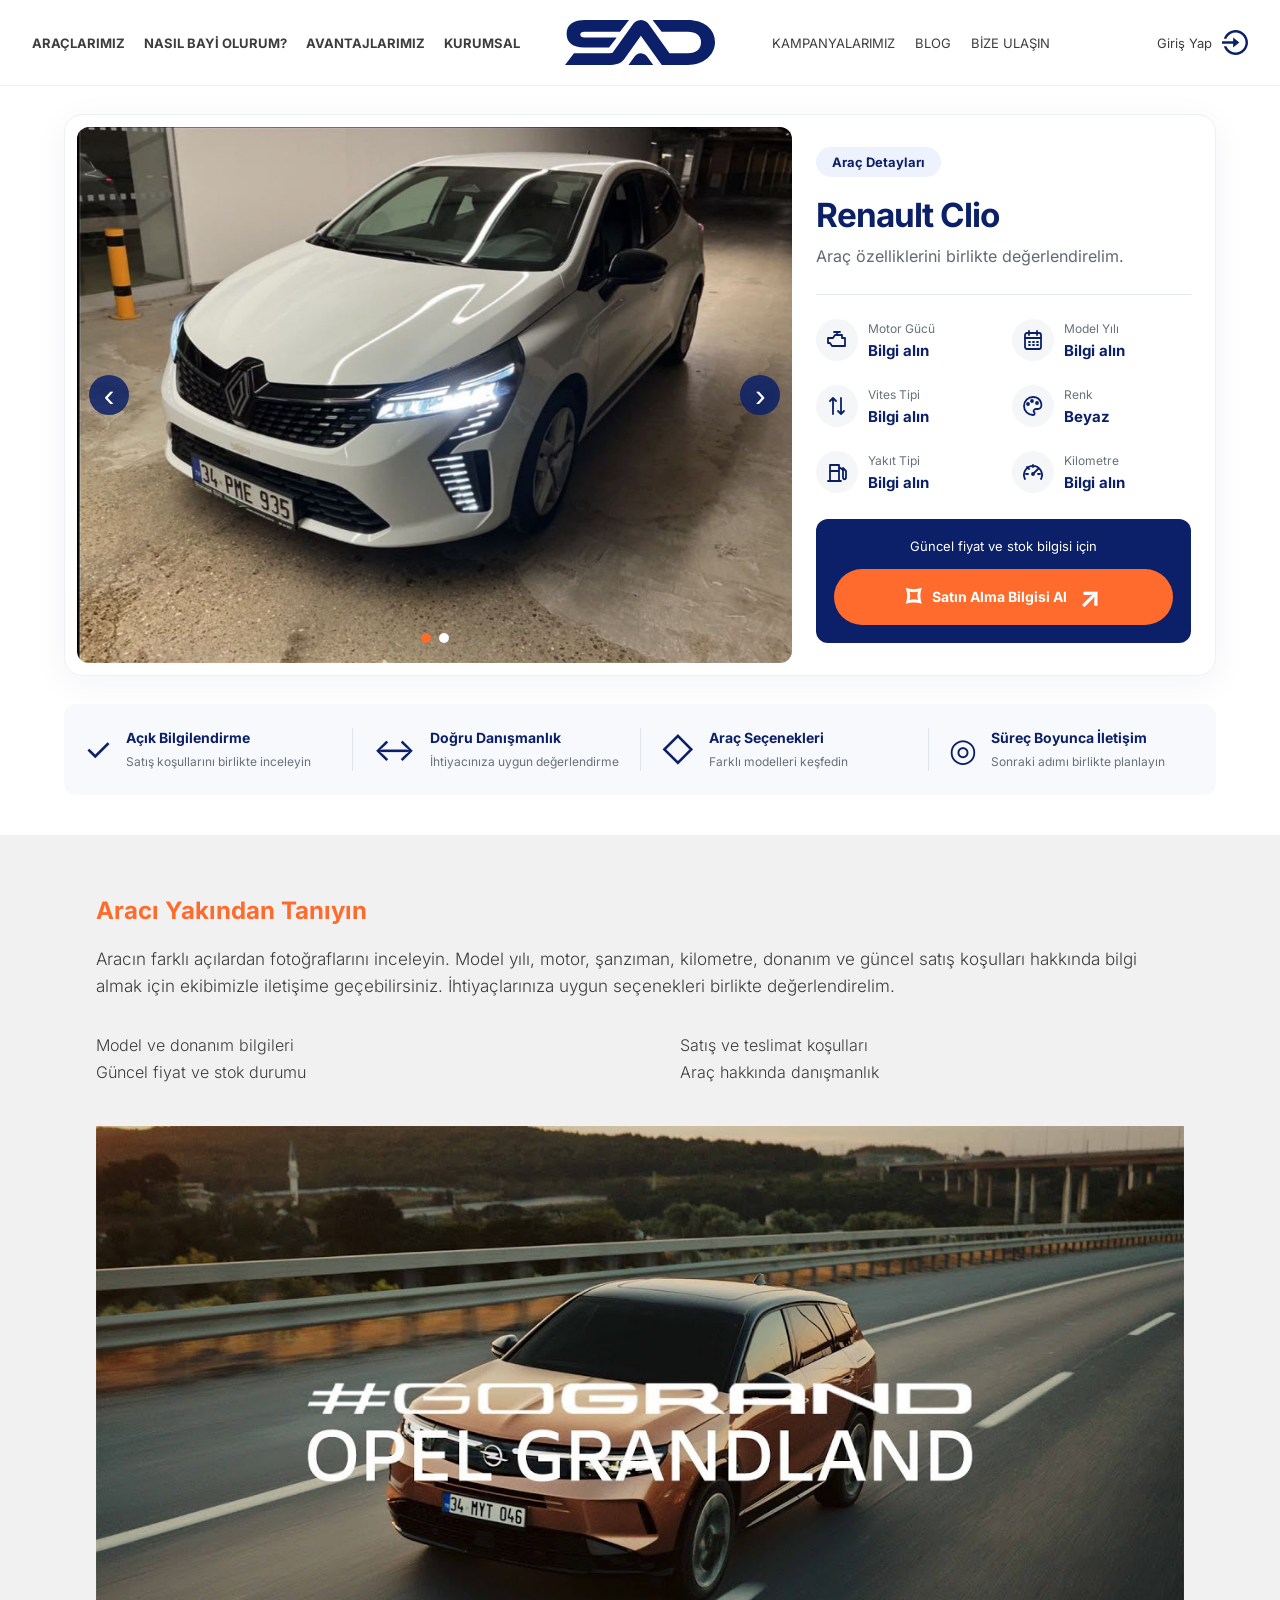
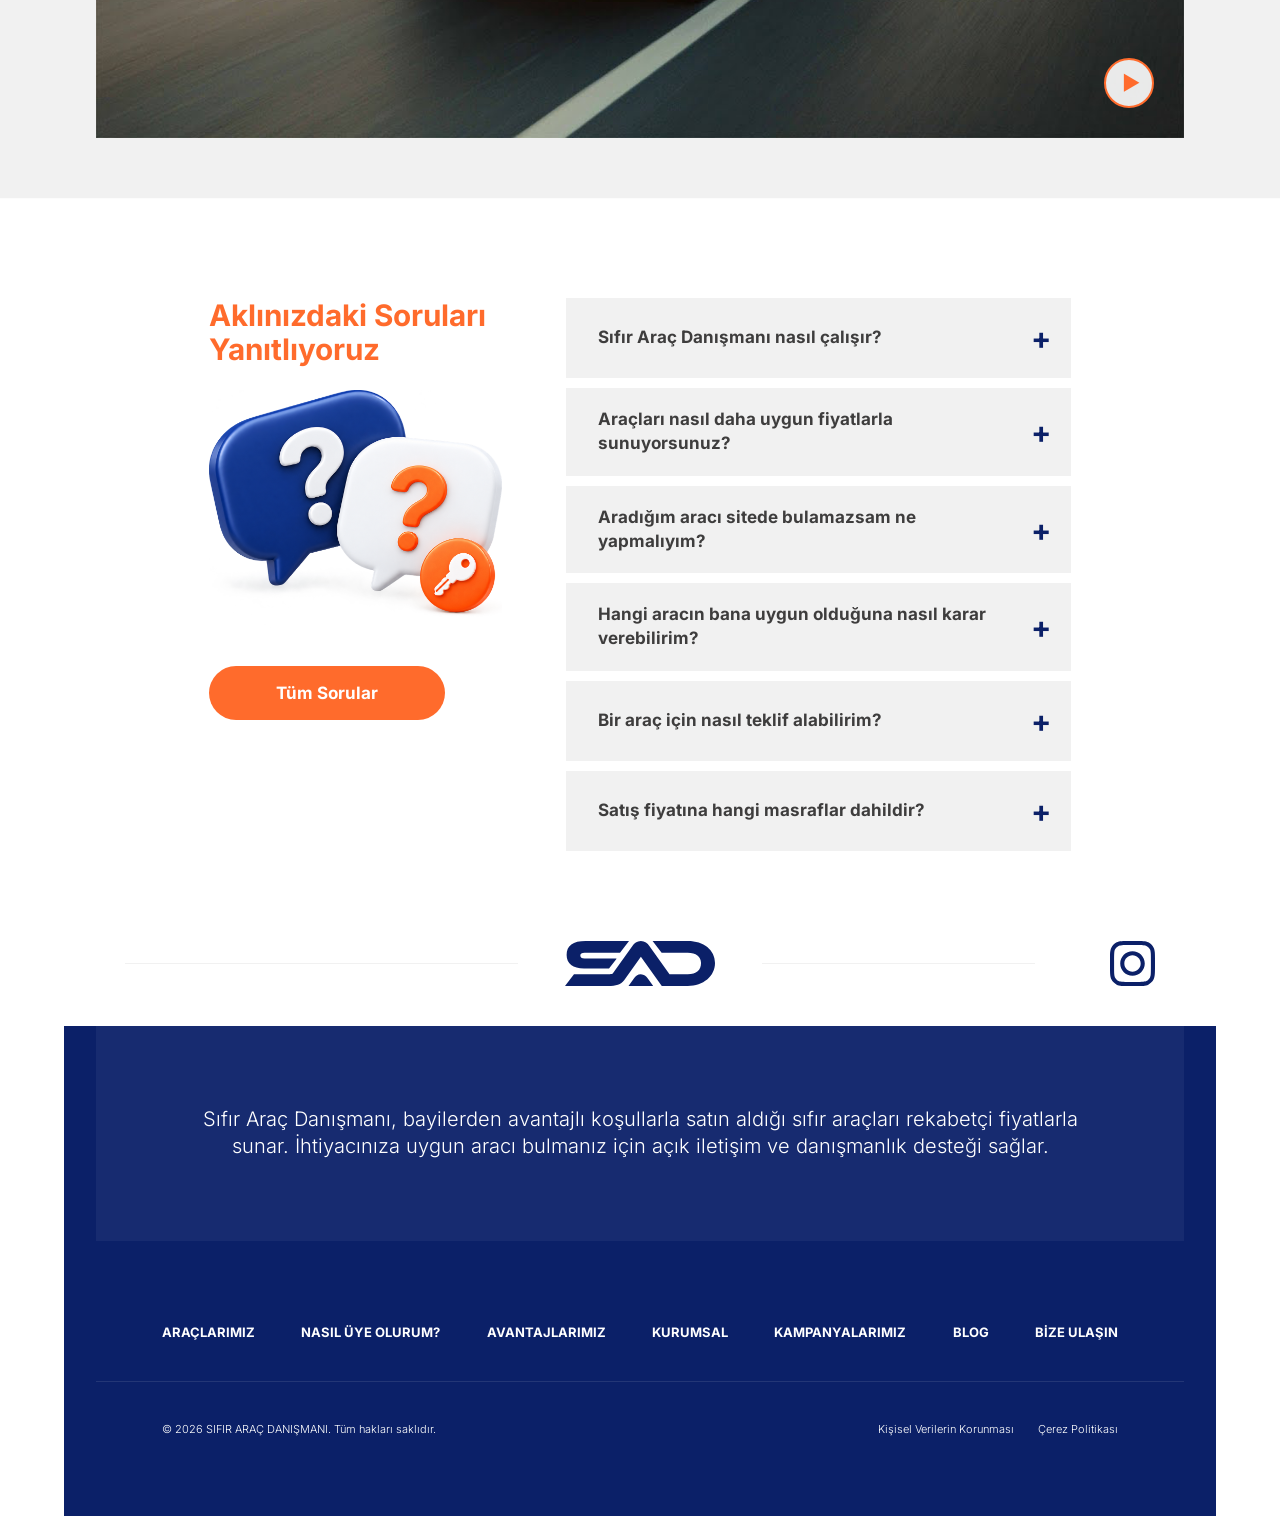
<file: detail.html>
<!doctype html>
<html lang="tr">
<head>
  <meta charset="UTF-8">
  <meta name="viewport" content="width=device-width, initial-scale=1.0">
  <title>Renault Clio Araç Fotoğrafları | Sıfır Araç Danışmanı</title>
  <meta name="description" content="Renault Clio fotoğraflarını inceleyin. Güncel araç özellikleri, fiyat ve satın alma koşulları hakkında Sıfır Araç Danışmanı ile iletişime geçin.">
  <link rel="stylesheet" href="assets/plugins/swiper/swiper-bundle.min.css">
  <link rel="stylesheet" href="assets/plugins/fancybox/fancybox.css">
  <link rel="stylesheet" href="assets/scss/style.css">
  <script src="assets/plugins/swiper/swiper-bundle.min.js" defer></script>
  <script src="assets/plugins/fancybox/fancybox.umd.js" defer></script>
  <script src="assets/plugins/fancybox/tr_TR.umd.js" defer></script>
  <script src="assets/js/main.js" defer></script>
  <script src="assets/js/vehicles.js" defer></script>
  <script src="assets/js/detail.js" defer></script>
</head>
<body>
  <header class="site-header">
    <div class="site-header__inner">
      <a class="site-header__brand" href="./" aria-label="Sıfır Araç Danışmanı ana sayfa"><img src="assets/img/logo.svg" width="150" height="45" alt="Sıfır Araç Danışmanı"></a>
      <button class="menu-toggle " type="button" aria-expanded="false" aria-controls="site-menu" aria-label="Menüyü aç"><span></span><span></span><span></span></button>
      <div class="site-menu" id="site-menu" tabindex="-1">
        <div class="site-menu__top"><a class="site-header__brand" href="./" aria-label="Sıfır Araç Danışmanı ana sayfa"><img src="assets/img/logo.svg" width="150" height="45" alt="Sıfır Araç Danışmanı"></a><button class="menu-toggle menu-toggle--inside" type="button" aria-expanded="false" aria-controls="site-menu" aria-label="Menüyü aç"><span></span><span></span><span></span></button></div>
        <nav class="site-header__primary" aria-label="Ana menü">
            <a href="list.html">ARAÇLARIMIZ</a>
            <a href="nasil-bayi-olurum.html">NASIL BAYİ OLURUM?</a>
            <a href="avantajlarimiz.html">AVANTAJLARIMIZ</a>
            <a href="kurumsal.html">KURUMSAL</a>
          </nav>
        <div class="site-header__right">
          <nav class="site-header__secondary" aria-label="Diğer bağlantılar">
            <a href="kampanyalarimiz.html">KAMPANYALARIMIZ</a>
            <a href="blog.html">BLOG</a>
            <a href="contact.html">BİZE ULAŞIN</a>
          </nav>
          <a class="site-header__account" href="#"><span>Giriş Yap</span><img src="assets/img/account.svg" width="26" height="25" alt=""></a>
        </div>
      </div>
    </div>
    <div class="menu-overlay" aria-hidden="true"></div>
  </header>
  <main id="main-content" class="detail-page">

    <article class="vehicle-detail" aria-labelledby="vehicle-title">
      <div class="detail-overview detail-overview--showcase">
        <section class="detail-gallery" aria-label="Renault Clio fotoğraf galerisi"><div class="detail-gallery__swiper swiper"><div class="swiper-wrapper"><div class="swiper-slide"><a class="detail-gallery__image-link" href="assets/img/WhatsApp%20Image%202026-11-15%20at%2013.26.48%20%285%29.jpg" data-fancybox="vehicle-gallery" data-caption="Renault Clio – fotoğraf 1" aria-label="1. araç fotoğrafını büyüt"><img src="assets/img/WhatsApp%20Image%202026-11-15%20at%2013.26.48%20%285%29.jpg" width="800" height="600" alt="Beyaz Renault Clio – görünüm 1" fetchpriority="high" decoding="async"></a></div><div class="swiper-slide"><a class="detail-gallery__image-link" href="assets/img/WhatsApp%20Image%202026-11-15%20at%2013.26.48%20%286%29.jpg" data-fancybox="vehicle-gallery" data-caption="Renault Clio – fotoğraf 2" aria-label="2. araç fotoğrafını büyüt"><img src="assets/img/WhatsApp%20Image%202026-11-15%20at%2013.26.48%20%286%29.jpg" width="800" height="600" alt="Beyaz Renault Clio – görünüm 2" loading="lazy" decoding="async"></a></div></div><button class="detail-gallery__arrow detail-gallery__prev" type="button" aria-label="Önceki fotoğraf">‹</button><button class="detail-gallery__arrow detail-gallery__next" type="button" aria-label="Sonraki fotoğraf">›</button><div class="detail-gallery__pagination swiper-pagination"></div></div></section>
        <section class="vehicle-summary" aria-labelledby="vehicle-title"><span class="vehicle-summary__label">Araç Detayları</span><h1 id="vehicle-title">Renault Clio</h1><p class="vehicle-summary__subtitle">Araç özelliklerini birlikte değerlendirelim.</p><dl class="vehicle-summary__specs"><div><span class="vehicle-summary__icon" aria-hidden="true"><svg viewBox="0 0 24 24" width="24" height="24" fill="none" stroke="currentColor" stroke-width="1.8" stroke-linecap="round" stroke-linejoin="round"><path d="M5 10h3l2-3h7v3h3v8H7l-2-3H3v-5h2m7-6v3m-3-3h6"/></svg></span><dt>Motor Gücü</dt><dd data-vehicle-field="power">Bilgi alın</dd></div><div><span class="vehicle-summary__icon" aria-hidden="true"><svg viewBox="0 0 24 24" width="24" height="24" fill="none" stroke="currentColor" stroke-width="1.8" stroke-linecap="round" stroke-linejoin="round"><rect x="4" y="5" width="16" height="16" rx="2"/><path d="M8 3v4m8-4v4M4 10h16m-12 4h1m3 0h1m3 0h1M8 17h1m3 0h1m3 0h1"/></svg></span><dt>Model Yılı</dt><dd data-vehicle-field="year">Bilgi alın</dd></div><div><span class="vehicle-summary__icon" aria-hidden="true"><svg viewBox="0 0 24 24" width="24" height="24" fill="none" stroke="currentColor" stroke-width="1.8" stroke-linecap="round" stroke-linejoin="round"><path d="M8 20V4m-3 3 3-3 3 3m5-3v16m-3-3 3 3 3-3"/></svg></span><dt>Vites Tipi</dt><dd data-vehicle-field="transmission">Bilgi alın</dd></div><div><span class="vehicle-summary__icon" aria-hidden="true"><svg viewBox="0 0 24 24" width="24" height="24" fill="none" stroke="currentColor" stroke-width="1.8" stroke-linecap="round" stroke-linejoin="round"><path d="M12 3a9 9 0 1 0 0 18c2 0 2-2 1-3s0-3 2-3h2c6 0 4-12-5-12Z"/><circle cx="7" cy="10" r="1"/><circle cx="11" cy="7" r="1"/><circle cx="16" cy="9" r="1"/></svg></span><dt>Renk</dt><dd data-vehicle-field="color">Beyaz</dd></div><div><span class="vehicle-summary__icon" aria-hidden="true"><svg viewBox="0 0 24 24" width="24" height="24" fill="none" stroke="currentColor" stroke-width="1.8" stroke-linecap="round" stroke-linejoin="round"><path d="M5 21V5h9v16M3 21h13M5 11h9m0-4 4 3v7c0 3 3 3 3 0v-6l-3-3"/></svg></span><dt>Yakıt Tipi</dt><dd data-vehicle-field="fuel">Bilgi alın</dd></div><div><span class="vehicle-summary__icon" aria-hidden="true"><svg viewBox="0 0 24 24" width="24" height="24" fill="none" stroke="currentColor" stroke-width="1.8" stroke-linecap="round" stroke-linejoin="round"><path d="M4 19a9 9 0 1 1 16 0M12 14l5-5M5 14h2m10 0h2M12 5v2m-6 0 2 2"/><circle cx="12" cy="14" r="1"/></svg></span><dt>Kilometre</dt><dd data-vehicle-field="km">Bilgi alın</dd></div></dl><div class="vehicle-summary__purchase"><p>Güncel fiyat ve stok bilgisi için</p><a class="dealer-button" data-vehicle-contact href="contact.html?arac=renault-clio"><span aria-hidden="true">⌑</span> Satın Alma Bilgisi Al <span aria-hidden="true">↗</span></a></div></section>
      </div>
      <section class="vehicle-assurances" aria-label="Araç danışmanlık hizmetlerimiz">
        <div><span aria-hidden="true">✓</span><p><strong>Açık Bilgilendirme</strong><small>Satış koşullarını birlikte inceleyin</small></p></div><div><span aria-hidden="true">↔</span><p><strong>Doğru Danışmanlık</strong><small>İhtiyacınıza uygun değerlendirme</small></p></div><div><span aria-hidden="true">◇</span><p><strong>Araç Seçenekleri</strong><small>Farklı modelleri keşfedin</small></p></div><div><span aria-hidden="true">◎</span><p><strong>Süreç Boyunca İletişim</strong><small>Sonraki adımı birlikte planlayın</small></p></div>
      </section>
      <div class="vehicle-details-content">
      <section class="vehicle-description" aria-labelledby="vehicle-description-title">
        <h2 id="vehicle-description-title">Aracı Yakından Tanıyın</h2>
        <p>Aracın farklı açılardan fotoğraflarını inceleyin. Model yılı, motor, şanzıman, kilometre, donanım ve güncel satış koşulları hakkında bilgi almak için ekibimizle iletişime geçebilirsiniz. İhtiyaçlarınıza uygun seçenekleri birlikte değerlendirelim.</p>
        <ul class="vehicle-equipment"><li>Model ve donanım bilgileri</li><li>Güncel fiyat ve stok durumu</li><li>Satış ve teslimat koşulları</li><li>Araç hakkında danışmanlık</li></ul>
      </section>
      <section class="vehicle-video" aria-labelledby="vehicle-video-title">
        <h2 id="vehicle-video-title" class="visually-hidden">Opel Grandland Tanıtım Videosu</h2>
        <a class="vehicle-video__poster" href="https://www.youtube.com/watch?v=YWbojZVqoMI" data-fancybox="vehicle-presentation" data-caption="Opel Türkiye – Yeni Opel Grandland resmî tanıtımı" data-aspect-ratio="16 / 9" aria-label="Opel Grandland resmî tanıtım videosunu oynat">
          <img src="assets/img/d79664e832c4a901f3f263525316af982cd31bda.png" width="1280" height="720" alt="Opel Grandland tanıtım videosunun kapak görseli" loading="lazy" decoding="async">
          <span class="detail-play vehicle-video__play" aria-hidden="true">▶</span>
        </a>
      </section>
      </div>
    </article>
    <section class="detail-faq" aria-labelledby="detail-faq-title">
      <div class="detail-faq__intro">
        <h2 id="detail-faq-title">Aklınızdaki Soruları<br>Yanıtlıyoruz</h2>
        <img src="assets/img/521a56f41de412086a81b69f95c719a7eeb47858.png" width="1142" height="981" alt="" loading="lazy" decoding="async">
        <a class="detail-faq__all" href="sss.html">Tüm Sorular</a>
      </div>
      <div class="detail-faq__questions">
        <div class="detail-faq__item"><button class="detail-faq__toggle" type="button" aria-expanded="false">Sıfır Araç Danışmanı nasıl çalışır?</button><div class="detail-faq__answer" hidden><p>Araçlarımızı inceleyerek model ve donanım seçenekleri hakkında bilgi alabilirsiniz. Seçtiğiniz aracın satış ve teslimat adımlarını ekibimizle birlikte değerlendirebilirsiniz.</p></div></div>
        <div class="detail-faq__item"><button class="detail-faq__toggle" type="button" aria-expanded="false">Araçları nasıl daha uygun fiyatlarla sunuyorsunuz?</button><div class="detail-faq__answer" hidden><p>Sıfır Araç Danışmanı, bayilerden avantajlı koşullarla satın aldığı sıfır araçları rekabetçi fiyatlarla sunar.</p></div></div>
        <div class="detail-faq__item"><button class="detail-faq__toggle" type="button" aria-expanded="false">Aradığım aracı sitede bulamazsam ne yapmalıyım?</button><div class="detail-faq__answer" hidden><p>Aradığınız modelin özelliklerini ve beklentilerinizi ekibimizle paylaşabilirsiniz.</p></div></div>
        <div class="detail-faq__item"><button class="detail-faq__toggle" type="button" aria-expanded="false">Hangi aracın bana uygun olduğuna nasıl karar verebilirim?</button><div class="detail-faq__answer" hidden><p>Kullanım amacınızı, ihtiyaç duyduğunuz alanı ve tercih ettiğiniz donanımları belirleyerek araç seçeneklerini karşılaştırabilirsiniz.</p></div></div>
        <div class="detail-faq__item"><button class="detail-faq__toggle" type="button" aria-expanded="false">Bir araç için nasıl teklif alabilirim?</button><div class="detail-faq__answer" hidden><p>İlgilendiğiniz aracın model ve donanım bilgilerini paylaşarak ekibimizden güncel fiyat ve satış koşulları hakkında bilgi alabilirsiniz.</p></div></div>
        <div class="detail-faq__item"><button class="detail-faq__toggle" type="button" aria-expanded="false">Satış fiyatına hangi masraflar dahildir?</button><div class="detail-faq__answer" hidden><p>Fiyata dahil olan masraflar ve satış koşulları araç bazında netleştirilmelidir. Satın alma öncesinde güncel bilgiler için ekibimizle iletişime geçebilirsiniz.</p></div></div>
      </div>
    </section>
  </main>
  <footer class="site-footer">
    <div class="site-footer__top">
      <span class="site-footer__line"><img src="assets/img/footer-line-left.svg" width="596" height="1" alt="" ></span>
      <a class="site-footer__brand" href="./" aria-label="Sıfır Araç Danışmanı ana sayfa"><img src="assets/img/footer-logo.svg" width="150" height="45" alt="Sıfır Araç Danışmanı" ></a>
      <div class="site-footer__top-right"><span class="site-footer__line"><img src="assets/img/footer-line-right.svg" width="476" height="1" alt="" ></span><a class="site-footer__social" href="https://www.instagram.com/sifiraracdanismani/" target="_blank" rel="noopener noreferrer" aria-label="Sıfır Araç Danışmanı Instagram hesabı (yeni sekme)"><img src="assets/img/instagram.svg" width="45" height="45" alt="Instagram" ></a></div>
    </div>
    <div class="site-footer__body">
      <div class="site-footer__summary">
        <p>Sıfır Araç Danışmanı, bayilerden avantajlı koşullarla satın aldığı sıfır araçları rekabetçi fiyatlarla sunar. İhtiyacınıza uygun aracı bulmanız için açık iletişim ve danışmanlık desteği sağlar.</p>
      </div>
      <div class="site-footer__inner">
        <nav class="site-footer__nav" aria-label="Footer menüsü">
          <ul>
            <li><a href="list.html">ARAÇLARIMIZ</a></li>
            <li><a href="nasil-uye-olurum.html">NASIL ÜYE OLURUM?</a></li>
            <li><a href="avantajlarimiz.html">AVANTAJLARIMIZ</a></li>
            <li><a href="kurumsal.html">KURUMSAL</a></li>
            <li><a href="kampanyalarimiz.html">KAMPANYALARIMIZ</a></li>
            <li><a href="blog.html">BLOG</a></li>
            <li><a href="contact.html">BİZE ULAŞIN</a></li>
          </ul>
        </nav>
        <span class="site-footer__line"><img src="assets/img/footer-line-bottom.svg" width="1196" height="1" alt="" ></span>
        <div class="site-footer__bottom">
          <small>© 2026 SIFIR ARAÇ DANIŞMANI. Tüm hakları saklıdır.</small>
          <nav class="site-footer__legal" aria-label="Yasal bilgiler">
            <a href="kisisel-verilerin-korunmasi.html">Kişisel Verilerin Korunması</a>
            <a href="cerez-politikasi.html">Çerez Politikası</a>
          </nav>
        </div>
      </div>
    </div>
  </footer>
</body>
</html>
</file>
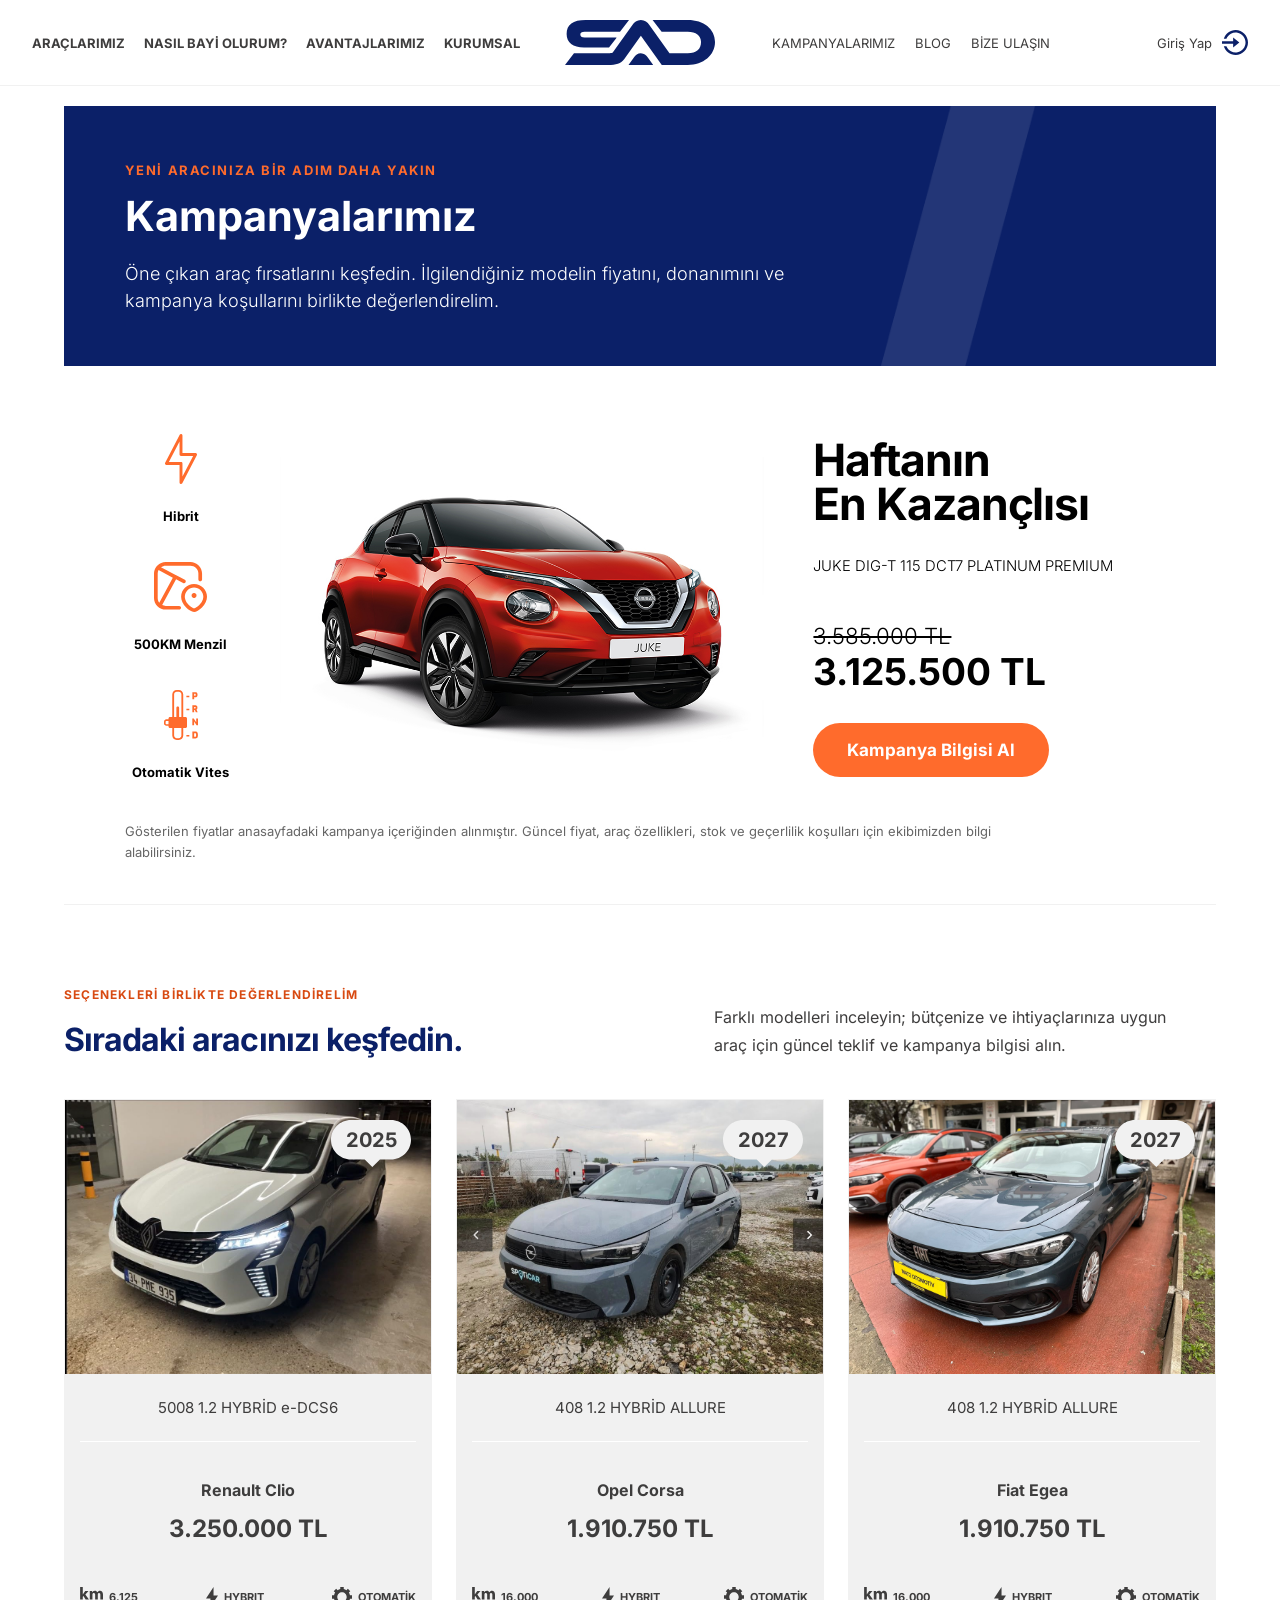
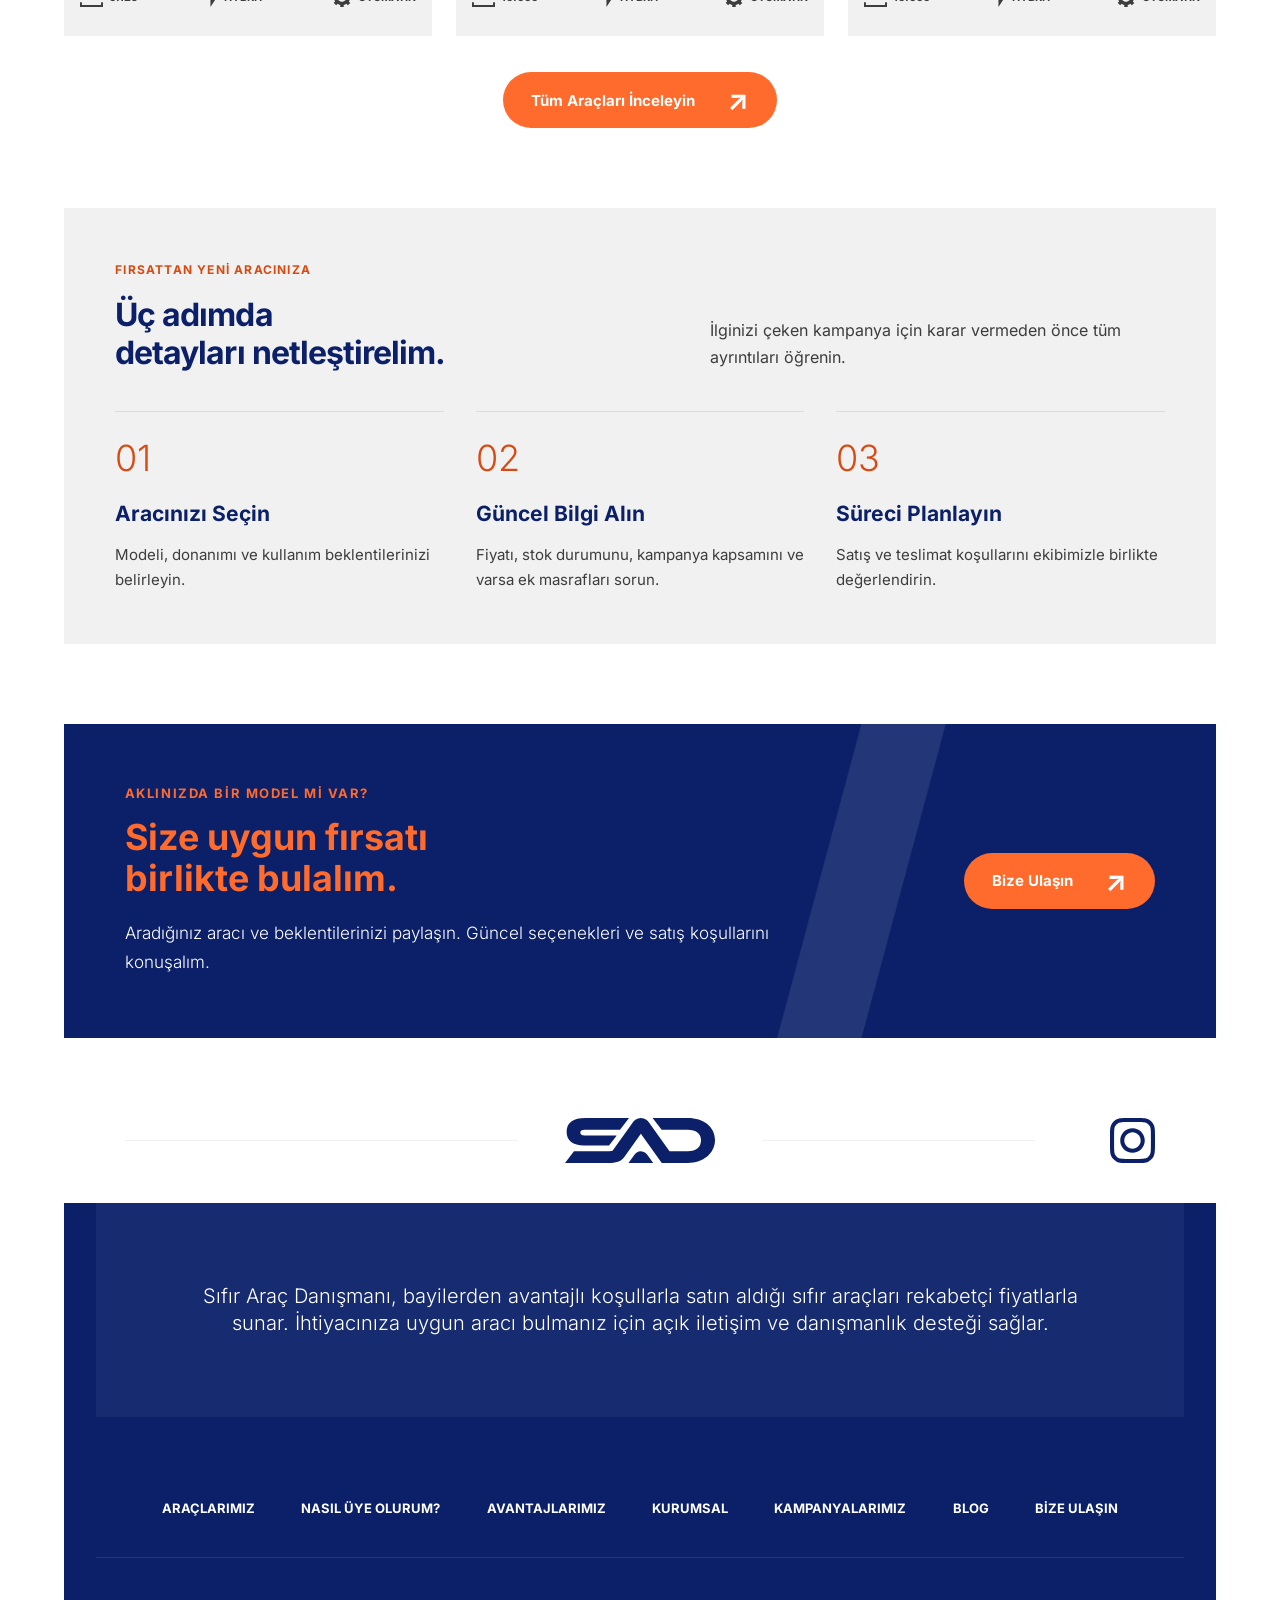
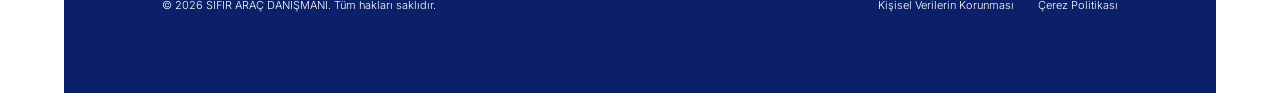
<file: kampanyalarimiz.html>
<!doctype html>
<html lang="tr">
<head>
  <meta charset="UTF-8">
  <meta name="viewport" content="width=device-width, initial-scale=1.0">
  <title>Araç Kampanyalarımız | Sıfır Araç Danışmanı</title>
  <meta name="description" content="Sıfır Araç Danışmanı araç kampanyalarını ve öne çıkan fırsatları inceleyin. Güncel fiyat, stok ve kampanya koşulları hakkında bilgi alın.">
  <link rel="stylesheet" href="assets/scss/style.css">
  <script src="assets/js/main.js" defer></script>
</head>
<body>
  <header class="site-header">
    <div class="site-header__inner">
      <a class="site-header__brand" href="./" aria-label="Sıfır Araç Danışmanı ana sayfa"><img src="assets/img/logo.svg" width="150" height="45" alt="Sıfır Araç Danışmanı"></a>
      <button class="menu-toggle " type="button" aria-expanded="false" aria-controls="site-menu" aria-label="Menüyü aç"><span></span><span></span><span></span></button>
      <div class="site-menu" id="site-menu" tabindex="-1">
        <div class="site-menu__top"><a class="site-header__brand" href="./" aria-label="Sıfır Araç Danışmanı ana sayfa"><img src="assets/img/logo.svg" width="150" height="45" alt="Sıfır Araç Danışmanı"></a><button class="menu-toggle menu-toggle--inside" type="button" aria-expanded="false" aria-controls="site-menu" aria-label="Menüyü aç"><span></span><span></span><span></span></button></div>
        <nav class="site-header__primary" aria-label="Ana menü">
            <a href="list.html">ARAÇLARIMIZ</a>
            <a href="nasil-bayi-olurum.html">NASIL BAYİ OLURUM?</a>
            <a href="avantajlarimiz.html">AVANTAJLARIMIZ</a>
            <a href="kurumsal.html">KURUMSAL</a>
          </nav>
        <div class="site-header__right">
          <nav class="site-header__secondary" aria-label="Diğer bağlantılar">
            <a href="kampanyalarimiz.html" aria-current="page">KAMPANYALARIMIZ</a>
            <a href="blog.html">BLOG</a>
            <a href="contact.html">BİZE ULAŞIN</a>
          </nav>
          <a class="site-header__account" href="#"><span>Giriş Yap</span><img src="assets/img/account.svg" width="26" height="25" alt=""></a>
        </div>
      </div>
    </div>
    <div class="menu-overlay" aria-hidden="true"></div>
  </header>
  <main id="main-content" class="campaign-page">
    <section class="contact-hero" aria-labelledby="campaign-title">
      <img class="contact-hero__stripe" src="assets/img/bg-opacity-white.png" width="259" height="620" alt="" aria-hidden="true">
      <div class="contact-hero__content"><p class="contact-hero__eyebrow">YENİ ARACINIZA BİR ADIM DAHA YAKIN</p><h1 id="campaign-title">Kampanyalarımız</h1><p class="contact-hero__description">Öne çıkan araç fırsatlarını keşfedin. İlgilendiğiniz modelin fiyatını, donanımını ve kampanya koşullarını birlikte değerlendirelim.</p></div>

    </section>
    <section class="weekly-offer campaign-highlight" aria-labelledby="campaign-highlight-title">
            <div class="weekly-offer__layout">
              <ul class="weekly-offer__features" aria-label="Araç özellikleri">
                <li><img src="assets/img/weekly-hybrid.svg" width="32" height="50" alt=""><span>Hibrit</span></li>
                <li><img src="assets/img/weekly-range.svg" width="53" height="50" alt=""><span>500KM Menzil</span></li>
                <li><img src="assets/img/weekly-transmission.svg" width="34" height="50" alt=""><span>Otomatik Vites</span></li>
              </ul>
              <div class="weekly-offer__media">
                <img class="weekly-offer__car" src="assets/img/3b379a5cb97a5514f1fa3dfc11595f5054b417e8.png" width="952" height="557" alt="Kırmızı Nissan Juke" loading="lazy" decoding="async">
              </div>
              <div class="weekly-offer__copy">
                <h2 id="campaign-highlight-title">Haftanın<br>En Kazançlısı</h2>
                <p class="weekly-offer__model">JUKE DIG-T 115 DCT7 PLATINUM PREMIUM</p>
                <div class="weekly-offer__prices">
                  <p class="weekly-offer__old-price"><span class="visually-hidden">Önceki fiyat: </span><del>3.585.000 TL</del></p>
                  <p class="weekly-offer__price"><span class="visually-hidden">Fırsat fiyatı: </span>3.125.500 TL</p>
                </div>
                <div><a class="weekly-offer__button" href="contact.html?konu=nissan-juke-kampanyasi">Kampanya Bilgisi Al</a></div>
              </div>
            </div>
      <p class="campaign-highlight__note">Gösterilen fiyatlar anasayfadaki kampanya içeriğinden alınmıştır. Güncel fiyat, araç özellikleri, stok ve geçerlilik koşulları için ekibimizden bilgi alabilirsiniz.</p>
    </section>
    <section class="dealer-section campaign-selection" aria-labelledby="campaign-selection-title">
      <div class="dealer-section__heading"><div><p class="dealer-eyebrow">SEÇENEKLERİ BİRLİKTE DEĞERLENDİRELİM</p><h2 id="campaign-selection-title">Sıradaki aracınızı keşfedin.</h2></div><p>Farklı modelleri inceleyin; bütçenize ve ihtiyaçlarınıza uygun araç için güncel teklif ve kampanya bilgisi alın.</p></div>
      <div class="campaign-selection__grid"><article class="vehicle-card vehicle-card--catalog vehicle-card--listing" data-category="automobile">
            <a class="vehicle-card__link" href="detail.html?arac=renault-clio" aria-label="Renault Clio detaylarını incele">
              <div class="vehicle-card__media">
                <img class="vehicle-card__image" src="assets/img/WhatsApp%20Image%202026-11-15%20at%2013.26.48%20%285%29.jpg" width="800" height="600" alt="Beyaz Renault Clio araç fotoğrafı" loading="lazy" decoding="async">
                <span class="vehicle-card__year"><img src="assets/img/year-badge.svg" width="80" height="47.627" alt="" class="vehicle-card__icon-normal"><img src="assets/img/year-badge-hover.svg" width="80" height="47.627" alt="" class="vehicle-card__icon-hover"><span>2025</span></span>
              </div>
              <div class="vehicle-card__body">
                <p class="vehicle-card__model">5008 1.2 HYBRİD e-DCS6</p>
                <div class="vehicle-card__price-block"><h3>Renault Clio</h3><p class="vehicle-card__price">3.250.000 TL</p></div>
                <ul class="vehicle-card__specs" aria-label="Araç özellikleri">
                  <li aria-label="Kilometre: 6.125"><span class="vehicle-card__spec-icon"><img src="assets/img/car-km.svg" width="23" height="20" alt="" class="vehicle-card__icon-normal"><img src="assets/img/car-km-hover.svg" width="23" height="20" alt="" class="vehicle-card__icon-hover"></span><span>6.125</span></li>
                  <li aria-label="Yakıt: HYBRIT"><span class="vehicle-card__spec-icon"><img src="assets/img/car-hybrid.svg" width="12" height="20" alt="" class="vehicle-card__icon-normal"><img src="assets/img/car-hybrid-hover.svg" width="12" height="20" alt="" class="vehicle-card__icon-hover"></span><span>HYBRIT</span></li>
                  <li aria-label="Vites: OTOMATİK"><span class="vehicle-card__spec-icon"><img src="assets/img/car-gear.svg" width="20" height="20" alt="" class="vehicle-card__icon-normal"><img src="assets/img/car-gear-hover.svg" width="20" height="20" alt="" class="vehicle-card__icon-hover"></span><span>OTOMATİK</span></li>
                </ul>
              </div>
            </a>
          </article>
<article class="vehicle-card vehicle-card--catalog vehicle-card--listing" data-category="automobile">
            <a class="vehicle-card__link" href="detail.html?arac=opel-corsa" aria-label="Opel Corsa detaylarını incele">
              <div class="vehicle-card__media">
                <img class="vehicle-card__image" src="assets/img/WhatsApp%20Image%202026-11-15%20at%2013.26.48%20%284%29.jpeg" width="800" height="600" alt="Gri Opel Corsa araç fotoğrafı" loading="lazy" decoding="async">
                <span class="vehicle-card__year"><img src="assets/img/year-badge.svg" width="80" height="47.627" alt="" class="vehicle-card__icon-normal"><img src="assets/img/year-badge-hover.svg" width="80" height="47.627" alt="" class="vehicle-card__icon-hover"><span>2027</span></span>
              </div>
              <div class="vehicle-card__body">
                <p class="vehicle-card__model">408 1.2 HYBRİD ALLURE</p>
                <div class="vehicle-card__price-block"><h3>Opel Corsa</h3><p class="vehicle-card__price">1.910.750 TL</p></div>
                <ul class="vehicle-card__specs" aria-label="Araç özellikleri">
                  <li aria-label="Kilometre: 16.000"><span class="vehicle-card__spec-icon"><img src="assets/img/car-km.svg" width="23" height="20" alt="" class="vehicle-card__icon-normal"><img src="assets/img/car-km-hover.svg" width="23" height="20" alt="" class="vehicle-card__icon-hover"></span><span>16.000</span></li>
                  <li aria-label="Yakıt: HYBRIT"><span class="vehicle-card__spec-icon"><img src="assets/img/car-hybrid.svg" width="12" height="20" alt="" class="vehicle-card__icon-normal"><img src="assets/img/car-hybrid-hover.svg" width="12" height="20" alt="" class="vehicle-card__icon-hover"></span><span>HYBRIT</span></li>
                  <li aria-label="Vites: OTOMATİK"><span class="vehicle-card__spec-icon"><img src="assets/img/car-gear.svg" width="20" height="20" alt="" class="vehicle-card__icon-normal"><img src="assets/img/car-gear-hover.svg" width="20" height="20" alt="" class="vehicle-card__icon-hover"></span><span>OTOMATİK</span></li>
                </ul>
              </div>
            </a>
          </article>
<article class="vehicle-card vehicle-card--catalog vehicle-card--listing" data-category="automobile">
            <a class="vehicle-card__link" href="detail.html?arac=fiat-egea" aria-label="Fiat Egea detaylarını incele">
              <div class="vehicle-card__media">
                <img class="vehicle-card__image" src="assets/img/WhatsApp%20Image%202026-11-15%20at%2013.26.48%20%2810%29.jpeg" width="800" height="600" alt="Gri Fiat Egea araç fotoğrafı" loading="lazy" decoding="async">
                <span class="vehicle-card__year"><img src="assets/img/year-badge.svg" width="80" height="47.627" alt="" class="vehicle-card__icon-normal"><img src="assets/img/year-badge-hover.svg" width="80" height="47.627" alt="" class="vehicle-card__icon-hover"><span>2027</span></span>
              </div>
              <div class="vehicle-card__body">
                <p class="vehicle-card__model">408 1.2 HYBRİD ALLURE</p>
                <div class="vehicle-card__price-block"><h3>Fiat Egea</h3><p class="vehicle-card__price">1.910.750 TL</p></div>
                <ul class="vehicle-card__specs" aria-label="Araç özellikleri">
                  <li aria-label="Kilometre: 16.000"><span class="vehicle-card__spec-icon"><img src="assets/img/car-km.svg" width="23" height="20" alt="" class="vehicle-card__icon-normal"><img src="assets/img/car-km-hover.svg" width="23" height="20" alt="" class="vehicle-card__icon-hover"></span><span>16.000</span></li>
                  <li aria-label="Yakıt: HYBRIT"><span class="vehicle-card__spec-icon"><img src="assets/img/car-hybrid.svg" width="12" height="20" alt="" class="vehicle-card__icon-normal"><img src="assets/img/car-hybrid-hover.svg" width="12" height="20" alt="" class="vehicle-card__icon-hover"></span><span>HYBRIT</span></li>
                  <li aria-label="Vites: OTOMATİK"><span class="vehicle-card__spec-icon"><img src="assets/img/car-gear.svg" width="20" height="20" alt="" class="vehicle-card__icon-normal"><img src="assets/img/car-gear-hover.svg" width="20" height="20" alt="" class="vehicle-card__icon-hover"></span><span>OTOMATİK</span></li>
                </ul>
              </div>
            </a>
          </article></div>
      <div class="campaign-selection__all"><a class="dealer-button" href="list.html">Tüm Araçları İnceleyin <span aria-hidden="true">↗</span></a></div>
    </section>
    <section class="dealer-section campaign-guide" aria-labelledby="campaign-guide-title">
      <div class="dealer-section__heading"><div><p class="dealer-eyebrow">FIRSATTAN YENİ ARACINIZA</p><h2 id="campaign-guide-title">Üç adımda<br>detayları netleştirelim.</h2></div><p>İlginizi çeken kampanya için karar vermeden önce tüm ayrıntıları öğrenin.</p></div>
      <ol class="campaign-guide__steps">
        <li><span aria-hidden="true">01</span><h3>Aracınızı Seçin</h3><p>Modeli, donanımı ve kullanım beklentilerinizi belirleyin.</p></li>
        <li><span aria-hidden="true">02</span><h3>Güncel Bilgi Alın</h3><p>Fiyatı, stok durumunu, kampanya kapsamını ve varsa ek masrafları sorun.</p></li>
        <li><span aria-hidden="true">03</span><h3>Süreci Planlayın</h3><p>Satış ve teslimat koşullarını ekibimizle birlikte değerlendirin.</p></li>
      </ol>
    </section>
    <section class="campaign-contact" aria-labelledby="campaign-contact-title">
      <img src="assets/img/bg-opacity-white.png" width="259" height="620" alt="" aria-hidden="true" loading="lazy">
      <div><p class="contact-hero__eyebrow">AKLINIZDA BİR MODEL Mİ VAR?</p><h2 id="campaign-contact-title">Size uygun fırsatı<br>birlikte bulalım.</h2><p>Aradığınız aracı ve beklentilerinizi paylaşın. Güncel seçenekleri ve satış koşullarını konuşalım.</p></div><a class="dealer-button" href="contact.html">Bize Ulaşın <span aria-hidden="true">↗</span></a>
    </section>
  </main>
  <footer class="site-footer">
    <div class="site-footer__top">
      <span class="site-footer__line"><img src="assets/img/footer-line-left.svg" width="596" height="1" alt="" ></span>
      <a class="site-footer__brand" href="./" aria-label="Sıfır Araç Danışmanı ana sayfa"><img src="assets/img/footer-logo.svg" width="150" height="45" alt="Sıfır Araç Danışmanı" ></a>
      <div class="site-footer__top-right"><span class="site-footer__line"><img src="assets/img/footer-line-right.svg" width="476" height="1" alt="" ></span><a class="site-footer__social" href="https://www.instagram.com/sifiraracdanismani/" target="_blank" rel="noopener noreferrer" aria-label="Sıfır Araç Danışmanı Instagram hesabı (yeni sekme)"><img src="assets/img/instagram.svg" width="45" height="45" alt="Instagram" ></a></div>
    </div>
    <div class="site-footer__body">
      <div class="site-footer__summary">
        <p>Sıfır Araç Danışmanı, bayilerden avantajlı koşullarla satın aldığı sıfır araçları rekabetçi fiyatlarla sunar. İhtiyacınıza uygun aracı bulmanız için açık iletişim ve danışmanlık desteği sağlar.</p>
      </div>
      <div class="site-footer__inner">
        <nav class="site-footer__nav" aria-label="Footer menüsü">
          <ul>
            <li><a href="list.html">ARAÇLARIMIZ</a></li>
            <li><a href="nasil-uye-olurum.html">NASIL ÜYE OLURUM?</a></li>
            <li><a href="avantajlarimiz.html">AVANTAJLARIMIZ</a></li>
            <li><a href="kurumsal.html">KURUMSAL</a></li>
            <li><a href="kampanyalarimiz.html" aria-current="page">KAMPANYALARIMIZ</a></li>
            <li><a href="blog.html">BLOG</a></li>
            <li><a href="contact.html">BİZE ULAŞIN</a></li>
          </ul>
        </nav>
        <span class="site-footer__line"><img src="assets/img/footer-line-bottom.svg" width="1196" height="1" alt="" ></span>
        <div class="site-footer__bottom">
          <small>© 2026 SIFIR ARAÇ DANIŞMANI. Tüm hakları saklıdır.</small>
          <nav class="site-footer__legal" aria-label="Yasal bilgiler">
            <a href="kisisel-verilerin-korunmasi.html">Kişisel Verilerin Korunması</a>
            <a href="cerez-politikasi.html">Çerez Politikası</a>
          </nav>
        </div>
      </div>
    </div>
  </footer>
</body>
</html>
</file>
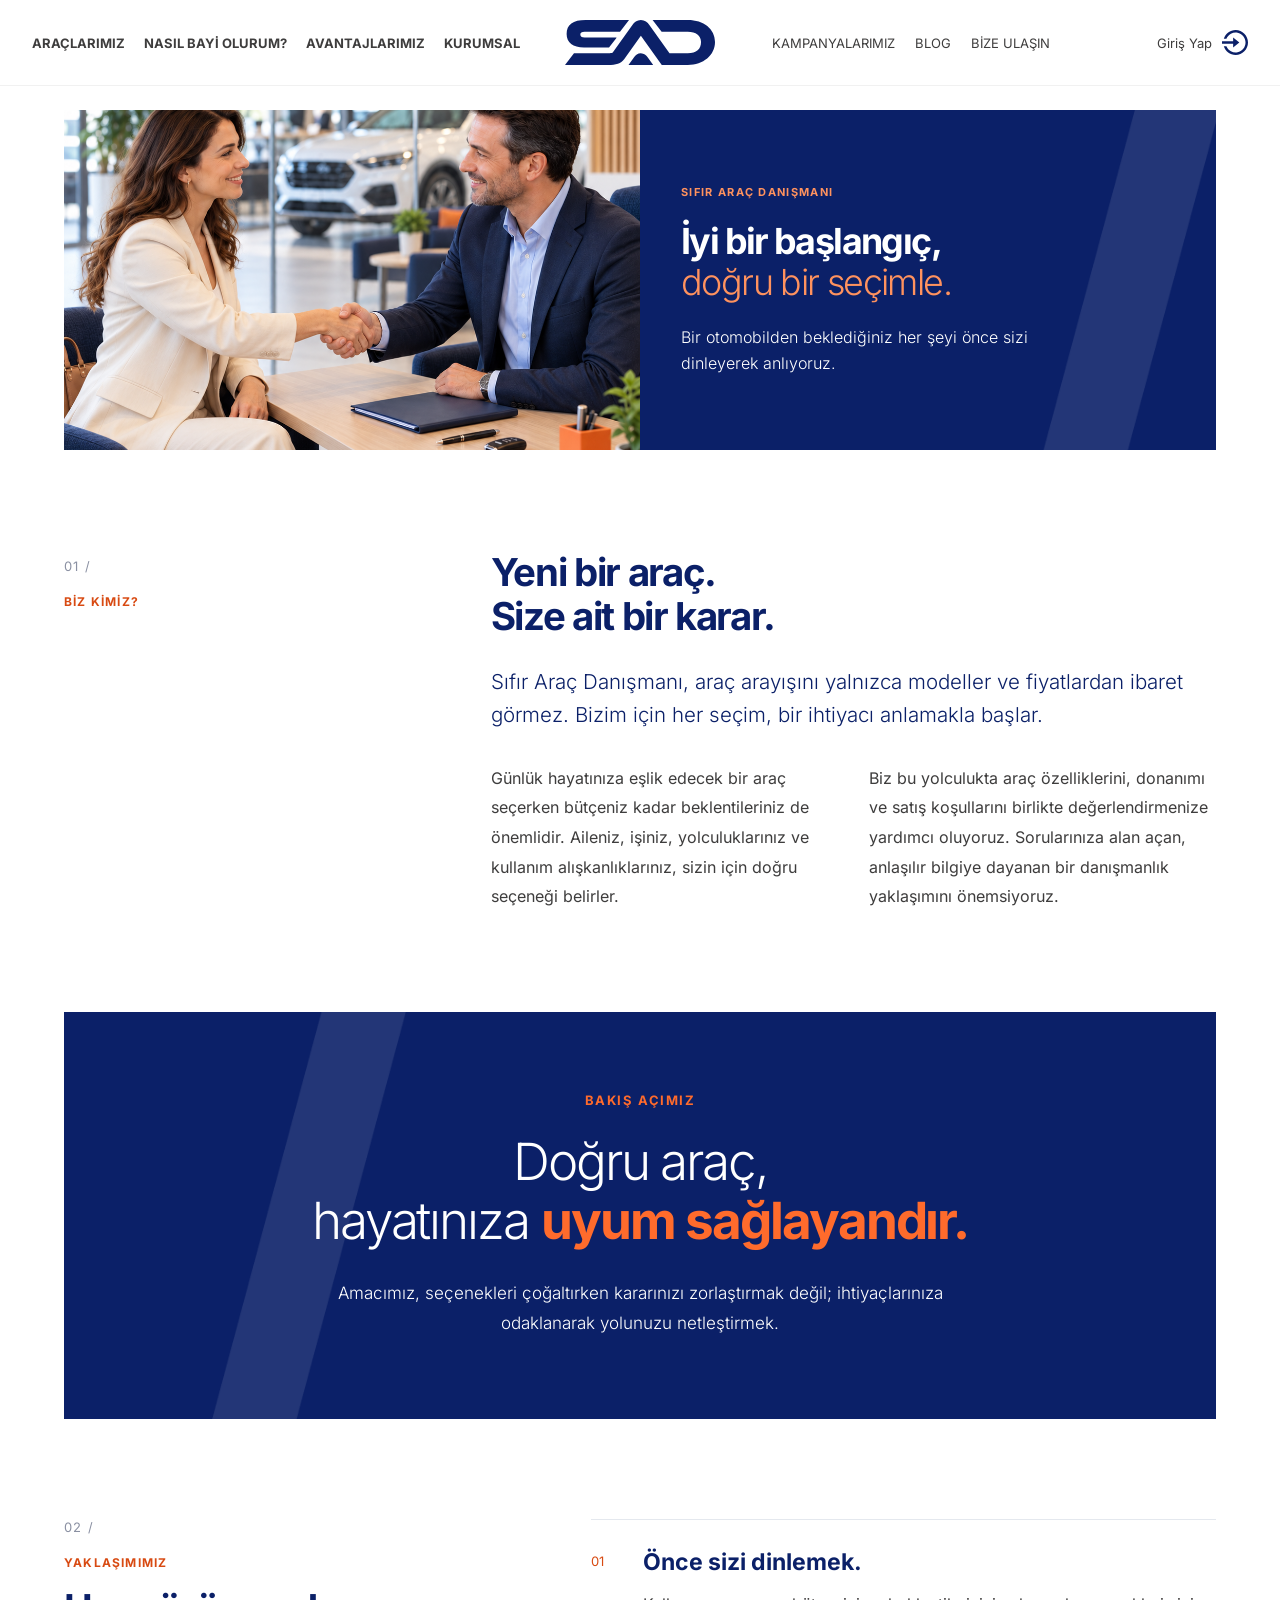
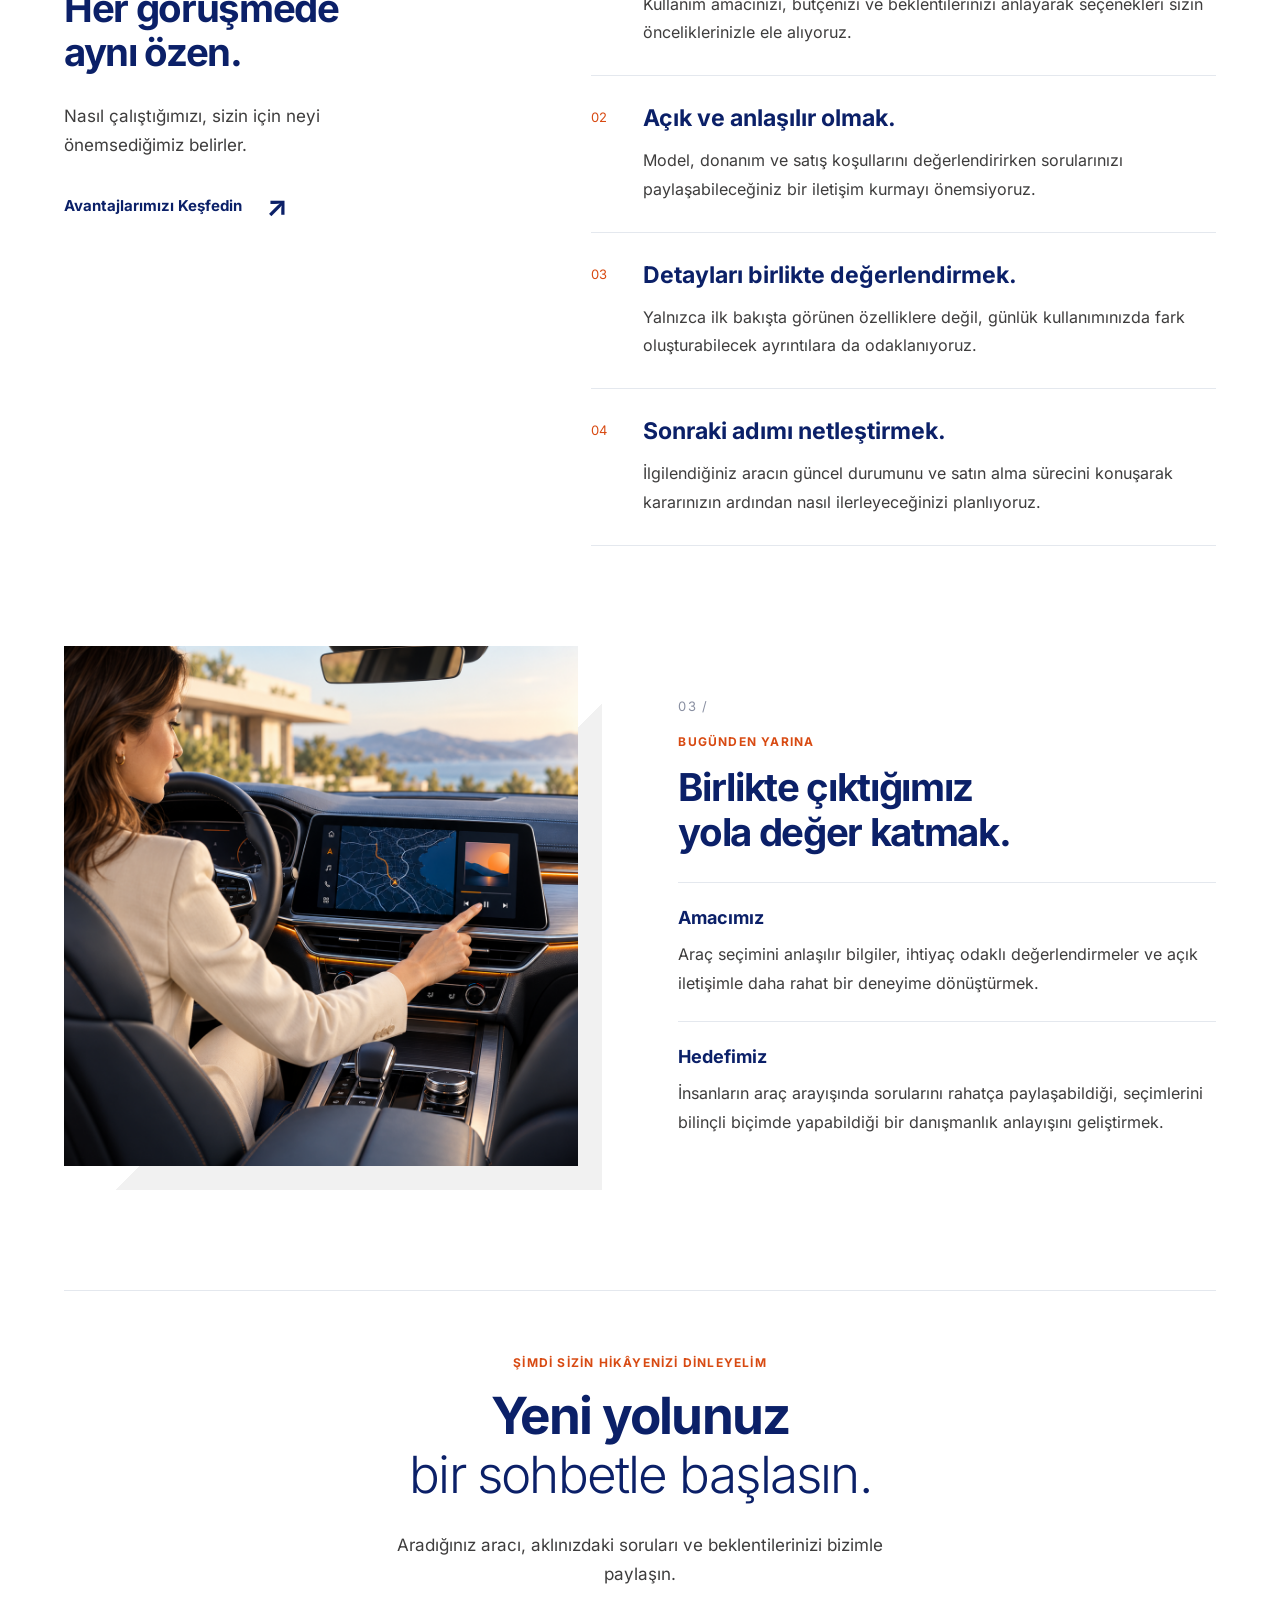
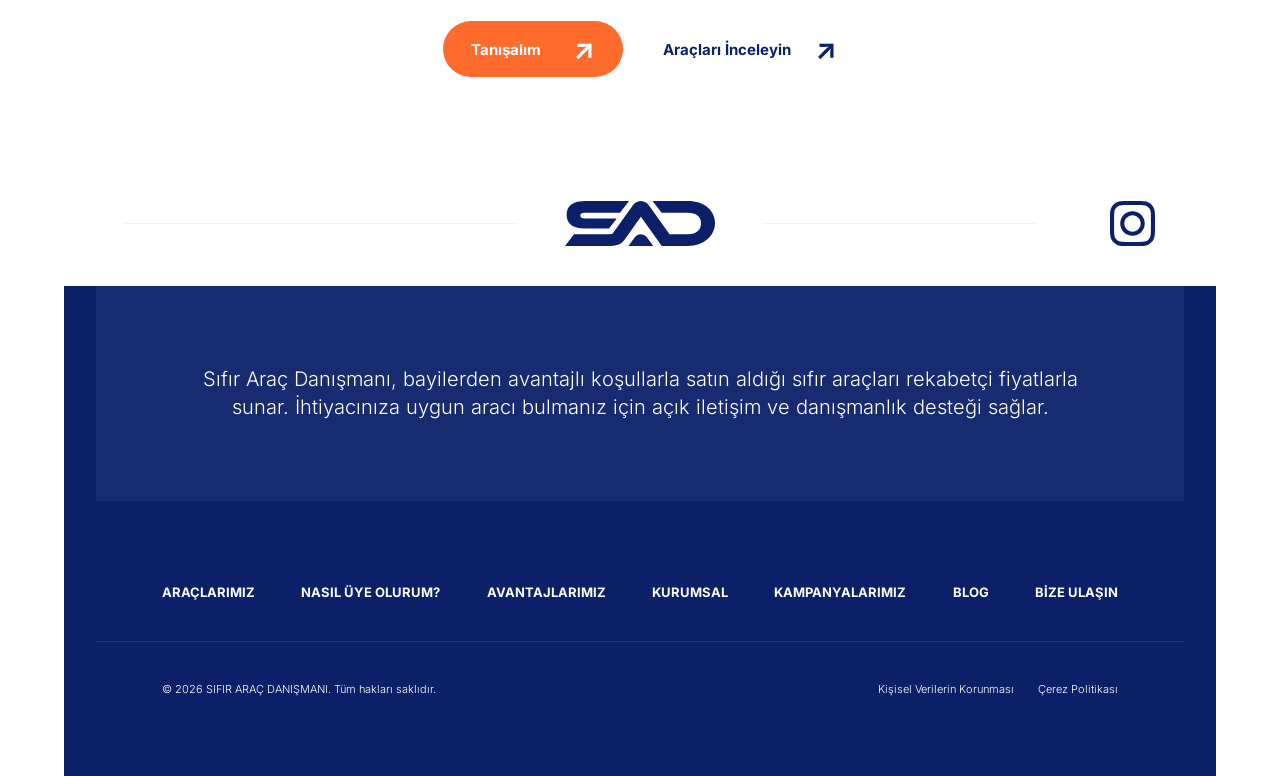
<file: kurumsal.html>
<!doctype html>
<html lang="tr">
<head>
  <meta charset="UTF-8">
  <meta name="viewport" content="width=device-width, initial-scale=1.0">
  <title>Kurumsal | Sıfır Araç Danışmanı Hakkında</title>
  <meta name="description" content="Sıfır Araç Danışmanı hakkında bilgi alın. İhtiyaç odaklı araç seçimi, açık iletişim ve danışmanlık yaklaşımımızı keşfedin.">
  <link rel="stylesheet" href="assets/scss/style.css">
  <script src="assets/js/main.js" defer></script>
</head>
<body>
  <header class="site-header">
    <div class="site-header__inner">
      <a class="site-header__brand" href="./" aria-label="Sıfır Araç Danışmanı ana sayfa"><img src="assets/img/logo.svg" width="150" height="45" alt="Sıfır Araç Danışmanı"></a>
      <button class="menu-toggle " type="button" aria-expanded="false" aria-controls="site-menu" aria-label="Menüyü aç"><span></span><span></span><span></span></button>
      <div class="site-menu" id="site-menu" tabindex="-1">
        <div class="site-menu__top"><a class="site-header__brand" href="./" aria-label="Sıfır Araç Danışmanı ana sayfa"><img src="assets/img/logo.svg" width="150" height="45" alt="Sıfır Araç Danışmanı"></a><button class="menu-toggle menu-toggle--inside" type="button" aria-expanded="false" aria-controls="site-menu" aria-label="Menüyü aç"><span></span><span></span><span></span></button></div>
        <nav class="site-header__primary" aria-label="Ana menü">
            <a href="list.html">ARAÇLARIMIZ</a>
            <a href="nasil-bayi-olurum.html">NASIL BAYİ OLURUM?</a>
            <a href="avantajlarimiz.html">AVANTAJLARIMIZ</a>
            <a href="kurumsal.html" aria-current="page">KURUMSAL</a>
          </nav>
        <div class="site-header__right">
          <nav class="site-header__secondary" aria-label="Diğer bağlantılar">
            <a href="kampanyalarimiz.html">KAMPANYALARIMIZ</a>
            <a href="blog.html">BLOG</a>
            <a href="contact.html">BİZE ULAŞIN</a>
          </nav>
          <a class="site-header__account" href="#"><span>Giriş Yap</span><img src="assets/img/account.svg" width="26" height="25" alt=""></a>
        </div>
      </div>
    </div>
    <div class="menu-overlay" aria-hidden="true"></div>
  </header>
  <main id="main-content" class="corporate-page">
    <section class="corporate-hero corporate-hero--compact" aria-labelledby="corporate-title">

      <div class="corporate-hero__visual"><img class="corporate-hero__photo" src="assets/img/a2f24749295c64fe31880b2ba2ba8280c7eb9687.png" width="1122" height="1402" alt="Showroomda araç seçimini değerlendiren müşteri ve danışman" decoding="async" fetchpriority="high"><div class="corporate-hero__signature"><img src="assets/img/bg-opacity-white.png" width="259" height="620" alt="" aria-hidden="true"><span>SIFIR ARAÇ DANIŞMANI</span><h1 id="corporate-title">İyi bir başlangıç,<br><span>doğru bir seçimle.</span></h1><p>Bir otomobilden beklediğiniz her şeyi önce sizi dinleyerek anlıyoruz.</p></div></div>
    </section>

    <section id="biz-kimiz" class="corporate-section corporate-story" aria-labelledby="corporate-story-title">
      <div class="corporate-story__label"><span class="corporate-index" aria-hidden="true">01 /</span><p class="dealer-eyebrow">BİZ KİMİZ?</p></div>
      <div><h2 id="corporate-story-title">Yeni bir araç.<br>Size ait bir karar.</h2><p class="corporate-story__lead">Sıfır Araç Danışmanı, araç arayışını yalnızca modeller ve fiyatlardan ibaret görmez. Bizim için her seçim, bir ihtiyacı anlamakla başlar.</p><div class="corporate-story__columns"><p>Günlük hayatınıza eşlik edecek bir araç seçerken bütçeniz kadar beklentileriniz de önemlidir. Aileniz, işiniz, yolculuklarınız ve kullanım alışkanlıklarınız, sizin için doğru seçeneği belirler.</p><p>Biz bu yolculukta araç özelliklerini, donanımı ve satış koşullarını birlikte değerlendirmenize yardımcı oluyoruz. Sorularınıza alan açan, anlaşılır bilgiye dayanan bir danışmanlık yaklaşımını önemsiyoruz.</p></div></div>
    </section>

    <section class="corporate-manifesto" aria-labelledby="corporate-manifesto-title"><img src="assets/img/bg-opacity-white.png" width="259" height="620" alt="" aria-hidden="true" loading="lazy"><p class="contact-hero__eyebrow">BAKIŞ AÇIMIZ</p><h2 id="corporate-manifesto-title">Doğru araç,<br>hayatınıza <span>uyum sağlayandır.</span></h2><p>Amacımız, seçenekleri çoğaltırken kararınızı zorlaştırmak değil; ihtiyaçlarınıza odaklanarak yolunuzu netleştirmek.</p></section>

    <section class="corporate-section corporate-values" aria-labelledby="corporate-values-title">
      <div class="corporate-values__intro"><span class="corporate-index" aria-hidden="true">02 /</span><p class="dealer-eyebrow">YAKLAŞIMIMIZ</p><h2 id="corporate-values-title">Her görüşmede<br>aynı özen.</h2><p>Nasıl çalıştığımızı, sizin için neyi önemsediğimiz belirler.</p><a class="dealer-text-link" href="avantajlarimiz.html">Avantajlarımızı Keşfedin <span aria-hidden="true">↗</span></a></div>
      <div class="corporate-values__list"><article><span aria-hidden="true">01</span><div><h3>Önce sizi dinlemek.</h3><p>Kullanım amacınızı, bütçenizi ve beklentilerinizi anlayarak seçenekleri sizin önceliklerinizle ele alıyoruz.</p></div></article><article><span aria-hidden="true">02</span><div><h3>Açık ve anlaşılır olmak.</h3><p>Model, donanım ve satış koşullarını değerlendirirken sorularınızı paylaşabileceğiniz bir iletişim kurmayı önemsiyoruz.</p></div></article><article><span aria-hidden="true">03</span><div><h3>Detayları birlikte değerlendirmek.</h3><p>Yalnızca ilk bakışta görünen özelliklere değil, günlük kullanımınızda fark oluşturabilecek ayrıntılara da odaklanıyoruz.</p></div></article><article><span aria-hidden="true">04</span><div><h3>Sonraki adımı netleştirmek.</h3><p>İlgilendiğiniz aracın güncel durumunu ve satın alma sürecini konuşarak kararınızın ardından nasıl ilerleyeceğinizi planlıyoruz.</p></div></article></div>
    </section>

    <section class="corporate-section corporate-perspective" aria-labelledby="corporate-perspective-title"><div class="corporate-perspective__photo"><img src="assets/img/9861d746239e89f62dfd392b91d96f7b95729ca3.png" width="1122" height="1402" alt="Yeni aracının iç donanımını inceleyen sürücü" loading="lazy" decoding="async"></div><div class="corporate-perspective__copy"><span class="corporate-index" aria-hidden="true">03 /</span><p class="dealer-eyebrow">BUGÜNDEN YARINA</p><h2 id="corporate-perspective-title">Birlikte çıktığımız<br>yola değer katmak.</h2><div><h3>Amacımız</h3><p>Araç seçimini anlaşılır bilgiler, ihtiyaç odaklı değerlendirmeler ve açık iletişimle daha rahat bir deneyime dönüştürmek.</p></div><div><h3>Hedefimiz</h3><p>İnsanların araç arayışında sorularını rahatça paylaşabildiği, seçimlerini bilinçli biçimde yapabildiği bir danışmanlık anlayışını geliştirmek.</p></div></div></section>

    <section class="corporate-section corporate-invitation" aria-labelledby="corporate-invitation-title"><p class="dealer-eyebrow">ŞİMDİ SİZİN HİKÂYENİZİ DİNLEYELİM</p><h2 id="corporate-invitation-title">Yeni yolunuz<br><span>bir sohbetle başlasın.</span></h2><p>Aradığınız aracı, aklınızdaki soruları ve beklentilerinizi bizimle paylaşın.</p><div class="corporate-invitation__links"><a class="dealer-button" href="contact.html">Tanışalım <span aria-hidden="true">↗</span></a><a class="dealer-text-link" href="list.html">Araçları İnceleyin <span aria-hidden="true">↗</span></a></div></section>
  </main>
  <footer class="site-footer">
    <div class="site-footer__top">
      <span class="site-footer__line"><img src="assets/img/footer-line-left.svg" width="596" height="1" alt="" ></span>
      <a class="site-footer__brand" href="./" aria-label="Sıfır Araç Danışmanı ana sayfa"><img src="assets/img/footer-logo.svg" width="150" height="45" alt="Sıfır Araç Danışmanı" ></a>
      <div class="site-footer__top-right"><span class="site-footer__line"><img src="assets/img/footer-line-right.svg" width="476" height="1" alt="" ></span><a class="site-footer__social" href="https://www.instagram.com/sifiraracdanismani/" target="_blank" rel="noopener noreferrer" aria-label="Sıfır Araç Danışmanı Instagram hesabı (yeni sekme)"><img src="assets/img/instagram.svg" width="45" height="45" alt="Instagram" ></a></div>
    </div>
    <div class="site-footer__body">
      <div class="site-footer__summary">
        <p>Sıfır Araç Danışmanı, bayilerden avantajlı koşullarla satın aldığı sıfır araçları rekabetçi fiyatlarla sunar. İhtiyacınıza uygun aracı bulmanız için açık iletişim ve danışmanlık desteği sağlar.</p>
      </div>
      <div class="site-footer__inner">
        <nav class="site-footer__nav" aria-label="Footer menüsü">
          <ul>
            <li><a href="list.html">ARAÇLARIMIZ</a></li>
            <li><a href="nasil-uye-olurum.html">NASIL ÜYE OLURUM?</a></li>
            <li><a href="avantajlarimiz.html">AVANTAJLARIMIZ</a></li>
            <li><a href="kurumsal.html" aria-current="page">KURUMSAL</a></li>
            <li><a href="kampanyalarimiz.html">KAMPANYALARIMIZ</a></li>
            <li><a href="blog.html">BLOG</a></li>
            <li><a href="contact.html">BİZE ULAŞIN</a></li>
          </ul>
        </nav>
        <span class="site-footer__line"><img src="assets/img/footer-line-bottom.svg" width="1196" height="1" alt="" ></span>
        <div class="site-footer__bottom">
          <small>© 2026 SIFIR ARAÇ DANIŞMANI. Tüm hakları saklıdır.</small>
          <nav class="site-footer__legal" aria-label="Yasal bilgiler">
            <a href="kisisel-verilerin-korunmasi.html">Kişisel Verilerin Korunması</a>
            <a href="cerez-politikasi.html">Çerez Politikası</a>
          </nav>
        </div>
      </div>
    </div>
  </footer>
</body>
</html>
</file>
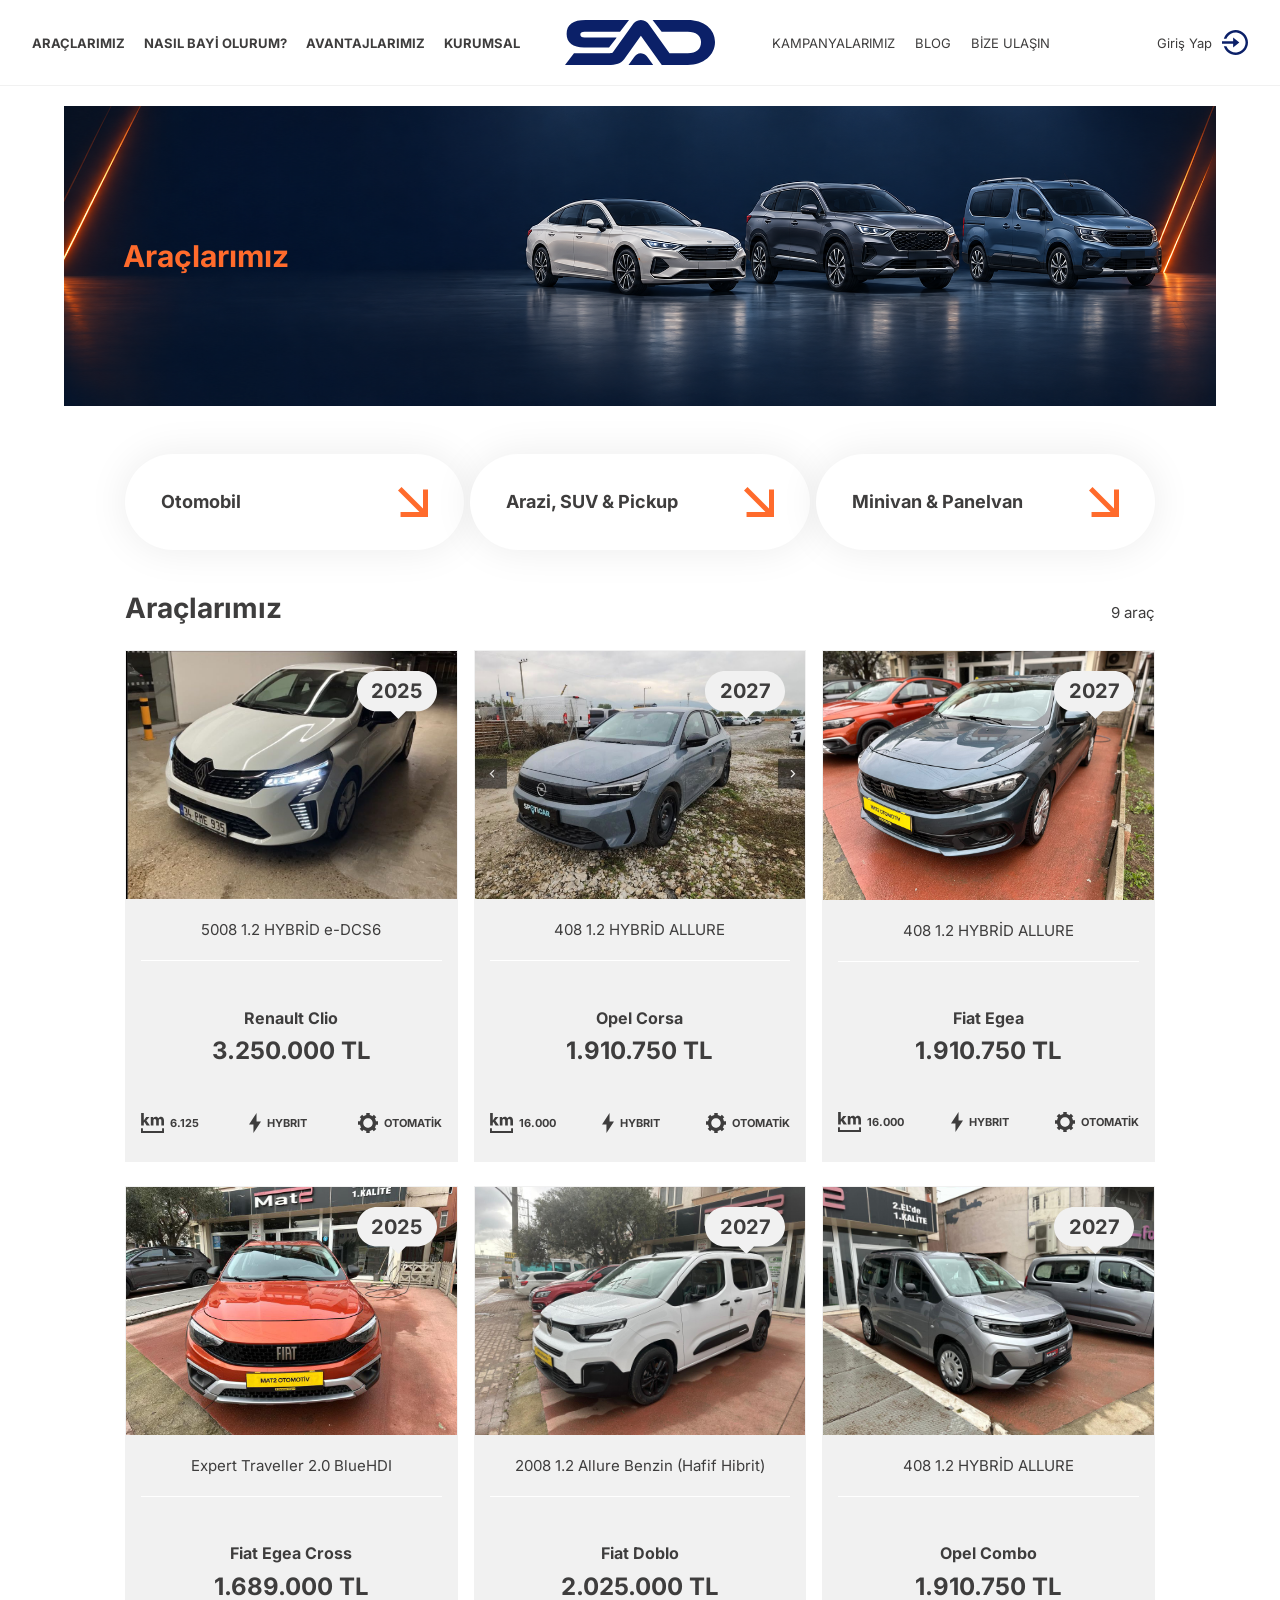
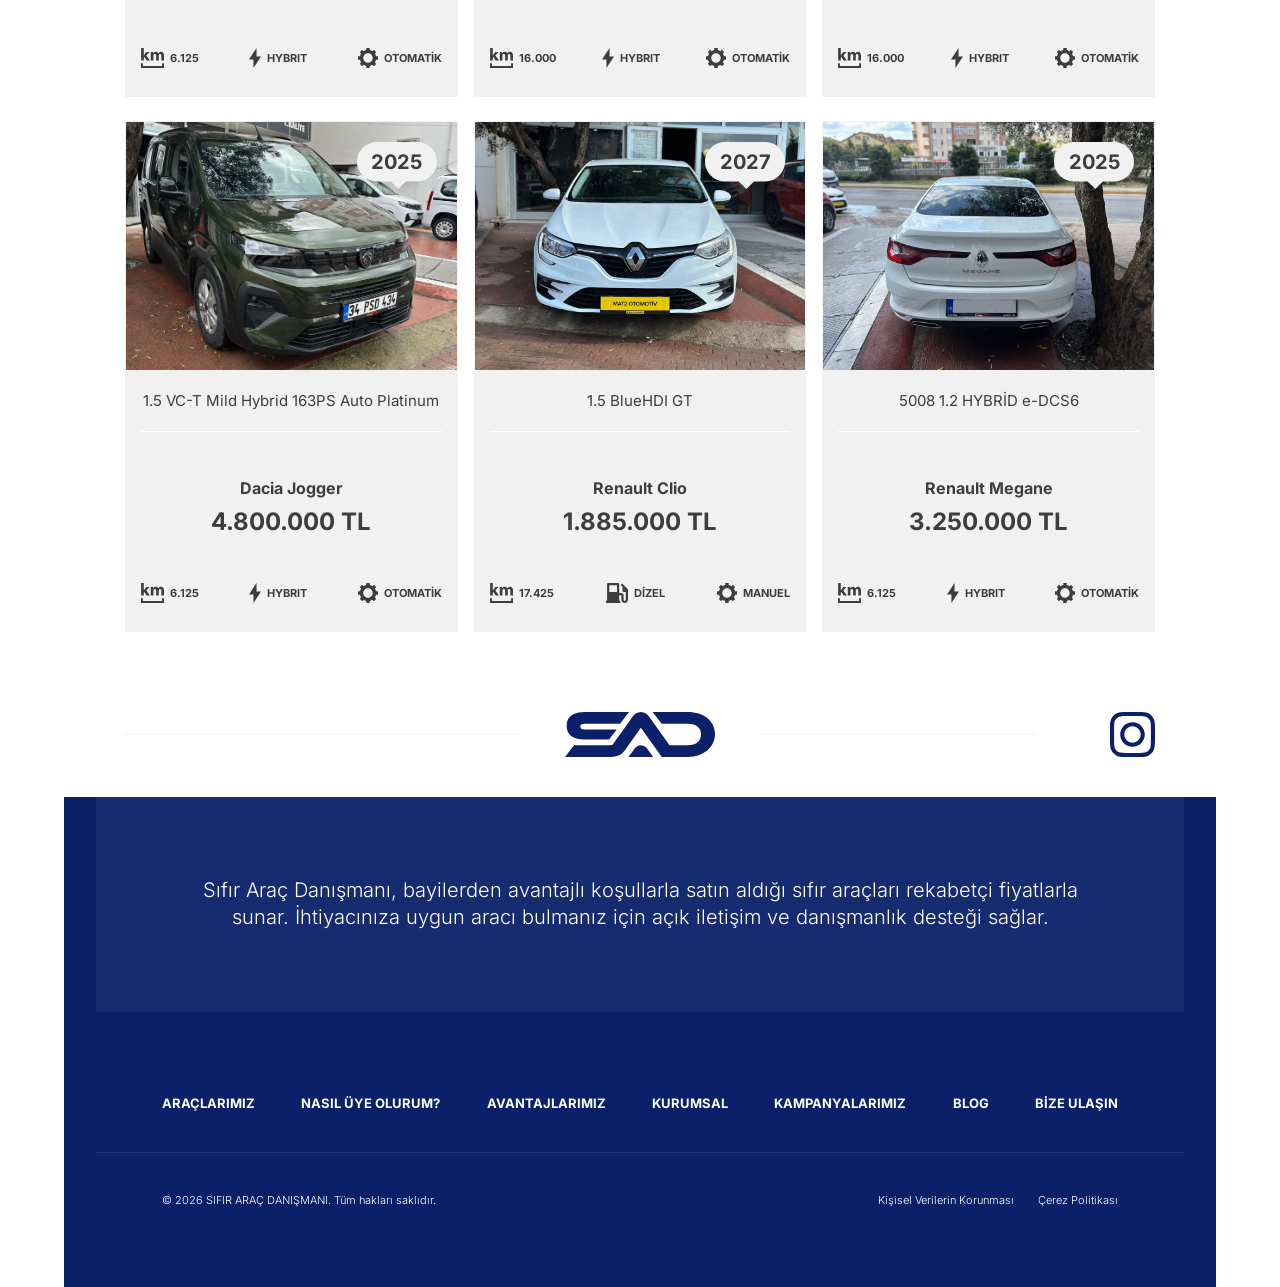
<file: list.html>
<!doctype html>
<html lang="tr">
<head>
  <meta charset="UTF-8">
  <meta name="viewport" content="width=device-width, initial-scale=1.0">
  <title>Sıfır Araç Modelleri ve Fiyatları | Sıfır Araç Danışmanı</title>
  <meta name="description" content="Sıfır Araç Danışmanı araç listesindeki modelleri, fiyatları ve donanım özelliklerini inceleyin; ihtiyacınıza uygun aracı keşfedin.">
  <link rel="stylesheet" href="assets/scss/style.css">
  <script src="assets/js/main.js" defer></script>
  <script src="assets/js/list.js" defer></script>
</head>
<body>
  <header class="site-header">
    <div class="site-header__inner">
      <a class="site-header__brand" href="./" aria-label="Sıfır Araç Danışmanı ana sayfa"><img src="assets/img/logo.svg" width="150" height="45" alt="Sıfır Araç Danışmanı"></a>
      <button class="menu-toggle " type="button" aria-expanded="false" aria-controls="site-menu" aria-label="Menüyü aç"><span></span><span></span><span></span></button>
      <div class="site-menu" id="site-menu" tabindex="-1">
        <div class="site-menu__top"><a class="site-header__brand" href="./" aria-label="Sıfır Araç Danışmanı ana sayfa"><img src="assets/img/logo.svg" width="150" height="45" alt="Sıfır Araç Danışmanı"></a><button class="menu-toggle menu-toggle--inside" type="button" aria-expanded="false" aria-controls="site-menu" aria-label="Menüyü aç"><span></span><span></span><span></span></button></div>
        <nav class="site-header__primary" aria-label="Ana menü">
            <a href="list.html" aria-current="page">ARAÇLARIMIZ</a>
            <a href="nasil-bayi-olurum.html">NASIL BAYİ OLURUM?</a>
            <a href="avantajlarimiz.html">AVANTAJLARIMIZ</a>
            <a href="kurumsal.html">KURUMSAL</a>
          </nav>
        <div class="site-header__right">
          <nav class="site-header__secondary" aria-label="Diğer bağlantılar">
            <a href="kampanyalarimiz.html">KAMPANYALARIMIZ</a>
            <a href="blog.html">BLOG</a>
            <a href="contact.html">BİZE ULAŞIN</a>
          </nav>
          <a class="site-header__account" href="#"><span>Giriş Yap</span><img src="assets/img/account.svg" width="26" height="25" alt=""></a>
        </div>
      </div>
    </div>
    <div class="menu-overlay" aria-hidden="true"></div>
  </header>
  <main id="main-content" class="listing-page">
    <section class="listing-banner" aria-labelledby="listing-page-title">
      <img class="listing-banner__image" src="assets/img/23feaa3f9742f508718244cf6c6817c08e4b474b.png" width="2172" height="724" alt="Sedan, SUV ve çok amaçlı sıfır araç seçenekleri" fetchpriority="high" decoding="async">
      <div class="listing-banner__copy"><h1 id="listing-page-title">Araçlarımız</h1></div>
    </section>
    <section class="vehicle-list" aria-labelledby="vehicle-list-title">
      <div class="vehicle-filters" role="group" aria-label="Araç türüne göre filtrele" aria-describedby="vehicle-filters-help">
        <button class="vehicle-filters__button" type="button" data-category="automobile" aria-pressed="false" aria-controls="vehicle-list-grid"><span>Otomobil</span><img src="assets/img/arrow-up-right.svg" width="30" height="30" alt=""></button>
        <button class="vehicle-filters__button" type="button" data-category="suv" aria-pressed="false" aria-controls="vehicle-list-grid"><span>Arazi, SUV &amp; Pickup</span><img src="assets/img/arrow-up-right.svg" width="30" height="30" alt=""></button>
        <button class="vehicle-filters__button" type="button" data-category="minivan" aria-pressed="false" aria-controls="vehicle-list-grid"><span>Minivan &amp; Panelvan</span><img src="assets/img/arrow-up-right.svg" width="30" height="30" alt=""></button>
      </div>
      <p id="vehicle-filters-help" class="visually-hidden">Seçili filtreye tekrar basarak tüm araçları görüntüleyebilirsiniz.</p>
      <div class="vehicle-list__heading"><h2 id="vehicle-list-title">Araçlarımız</h2><p id="vehicle-list-count" role="status" aria-live="polite" aria-atomic="true">9 araç</p></div>
      <div class="vehicle-list__grid" id="vehicle-list-grid"><article class="vehicle-card vehicle-card--catalog vehicle-card--listing" data-category="automobile">
            <a class="vehicle-card__link" href="detail.html?arac=renault-clio" aria-label="Renault Clio detaylarını incele">
              <div class="vehicle-card__media">
                <img class="vehicle-card__image" src="assets/img/WhatsApp%20Image%202026-11-15%20at%2013.26.48%20%285%29.jpg" width="800" height="600" alt="Beyaz Renault Clio araç fotoğrafı" loading="lazy" decoding="async">
                <span class="vehicle-card__year"><img src="assets/img/year-badge.svg" width="80" height="47.627" alt="" class="vehicle-card__icon-normal"><img src="assets/img/year-badge-hover.svg" width="80" height="47.627" alt="" class="vehicle-card__icon-hover"><span>2025</span></span>
              </div>
              <div class="vehicle-card__body">
                <p class="vehicle-card__model">5008 1.2 HYBRİD e-DCS6</p>
                <div class="vehicle-card__price-block"><h3>Renault Clio</h3><p class="vehicle-card__price">3.250.000 TL</p></div>
                <ul class="vehicle-card__specs" aria-label="Araç özellikleri">
                  <li aria-label="Kilometre: 6.125"><span class="vehicle-card__spec-icon"><img src="assets/img/car-km.svg" width="23" height="20" alt="" class="vehicle-card__icon-normal"><img src="assets/img/car-km-hover.svg" width="23" height="20" alt="" class="vehicle-card__icon-hover"></span><span>6.125</span></li>
                  <li aria-label="Yakıt: HYBRIT"><span class="vehicle-card__spec-icon"><img src="assets/img/car-hybrid.svg" width="12" height="20" alt="" class="vehicle-card__icon-normal"><img src="assets/img/car-hybrid-hover.svg" width="12" height="20" alt="" class="vehicle-card__icon-hover"></span><span>HYBRIT</span></li>
                  <li aria-label="Vites: OTOMATİK"><span class="vehicle-card__spec-icon"><img src="assets/img/car-gear.svg" width="20" height="20" alt="" class="vehicle-card__icon-normal"><img src="assets/img/car-gear-hover.svg" width="20" height="20" alt="" class="vehicle-card__icon-hover"></span><span>OTOMATİK</span></li>
                </ul>
              </div>
            </a>
          </article><article class="vehicle-card vehicle-card--catalog vehicle-card--listing" data-category="automobile">
            <a class="vehicle-card__link" href="detail.html?arac=opel-corsa" aria-label="Opel Corsa detaylarını incele">
              <div class="vehicle-card__media">
                <img class="vehicle-card__image" src="assets/img/WhatsApp%20Image%202026-11-15%20at%2013.26.48%20%284%29.jpeg" width="800" height="600" alt="Gri Opel Corsa araç fotoğrafı" loading="lazy" decoding="async">
                <span class="vehicle-card__year"><img src="assets/img/year-badge.svg" width="80" height="47.627" alt="" class="vehicle-card__icon-normal"><img src="assets/img/year-badge-hover.svg" width="80" height="47.627" alt="" class="vehicle-card__icon-hover"><span>2027</span></span>
              </div>
              <div class="vehicle-card__body">
                <p class="vehicle-card__model">408 1.2 HYBRİD ALLURE</p>
                <div class="vehicle-card__price-block"><h3>Opel Corsa</h3><p class="vehicle-card__price">1.910.750 TL</p></div>
                <ul class="vehicle-card__specs" aria-label="Araç özellikleri">
                  <li aria-label="Kilometre: 16.000"><span class="vehicle-card__spec-icon"><img src="assets/img/car-km.svg" width="23" height="20" alt="" class="vehicle-card__icon-normal"><img src="assets/img/car-km-hover.svg" width="23" height="20" alt="" class="vehicle-card__icon-hover"></span><span>16.000</span></li>
                  <li aria-label="Yakıt: HYBRIT"><span class="vehicle-card__spec-icon"><img src="assets/img/car-hybrid.svg" width="12" height="20" alt="" class="vehicle-card__icon-normal"><img src="assets/img/car-hybrid-hover.svg" width="12" height="20" alt="" class="vehicle-card__icon-hover"></span><span>HYBRIT</span></li>
                  <li aria-label="Vites: OTOMATİK"><span class="vehicle-card__spec-icon"><img src="assets/img/car-gear.svg" width="20" height="20" alt="" class="vehicle-card__icon-normal"><img src="assets/img/car-gear-hover.svg" width="20" height="20" alt="" class="vehicle-card__icon-hover"></span><span>OTOMATİK</span></li>
                </ul>
              </div>
            </a>
          </article><article class="vehicle-card vehicle-card--catalog vehicle-card--listing" data-category="automobile">
            <a class="vehicle-card__link" href="detail.html?arac=fiat-egea" aria-label="Fiat Egea detaylarını incele">
              <div class="vehicle-card__media">
                <img class="vehicle-card__image" src="assets/img/WhatsApp%20Image%202026-11-15%20at%2013.26.48%20%2810%29.jpeg" width="800" height="600" alt="Gri Fiat Egea araç fotoğrafı" loading="lazy" decoding="async">
                <span class="vehicle-card__year"><img src="assets/img/year-badge.svg" width="80" height="47.627" alt="" class="vehicle-card__icon-normal"><img src="assets/img/year-badge-hover.svg" width="80" height="47.627" alt="" class="vehicle-card__icon-hover"><span>2027</span></span>
              </div>
              <div class="vehicle-card__body">
                <p class="vehicle-card__model">408 1.2 HYBRİD ALLURE</p>
                <div class="vehicle-card__price-block"><h3>Fiat Egea</h3><p class="vehicle-card__price">1.910.750 TL</p></div>
                <ul class="vehicle-card__specs" aria-label="Araç özellikleri">
                  <li aria-label="Kilometre: 16.000"><span class="vehicle-card__spec-icon"><img src="assets/img/car-km.svg" width="23" height="20" alt="" class="vehicle-card__icon-normal"><img src="assets/img/car-km-hover.svg" width="23" height="20" alt="" class="vehicle-card__icon-hover"></span><span>16.000</span></li>
                  <li aria-label="Yakıt: HYBRIT"><span class="vehicle-card__spec-icon"><img src="assets/img/car-hybrid.svg" width="12" height="20" alt="" class="vehicle-card__icon-normal"><img src="assets/img/car-hybrid-hover.svg" width="12" height="20" alt="" class="vehicle-card__icon-hover"></span><span>HYBRIT</span></li>
                  <li aria-label="Vites: OTOMATİK"><span class="vehicle-card__spec-icon"><img src="assets/img/car-gear.svg" width="20" height="20" alt="" class="vehicle-card__icon-normal"><img src="assets/img/car-gear-hover.svg" width="20" height="20" alt="" class="vehicle-card__icon-hover"></span><span>OTOMATİK</span></li>
                </ul>
              </div>
            </a>
          </article><article class="vehicle-card vehicle-card--catalog vehicle-card--listing" data-category="suv">
            <a class="vehicle-card__link" href="detail.html?arac=fiat-egea-cross" aria-label="Fiat Egea Cross detaylarını incele">
              <div class="vehicle-card__media">
                <img class="vehicle-card__image" src="assets/img/WhatsApp%20Image%202026-11-15%20at%2013.26.48%20%287%29.jpeg" width="800" height="600" alt="Turuncu Fiat Egea Cross araç fotoğrafı" loading="lazy" decoding="async">
                <span class="vehicle-card__year"><img src="assets/img/year-badge.svg" width="80" height="47.627" alt="" class="vehicle-card__icon-normal"><img src="assets/img/year-badge-hover.svg" width="80" height="47.627" alt="" class="vehicle-card__icon-hover"><span>2025</span></span>
              </div>
              <div class="vehicle-card__body">
                <p class="vehicle-card__model">Expert Traveller 2.0 BlueHDI</p>
                <div class="vehicle-card__price-block"><h3>Fiat Egea Cross</h3><p class="vehicle-card__price">1.689.000 TL</p></div>
                <ul class="vehicle-card__specs" aria-label="Araç özellikleri">
                  <li aria-label="Kilometre: 6.125"><span class="vehicle-card__spec-icon"><img src="assets/img/car-km.svg" width="23" height="20" alt="" class="vehicle-card__icon-normal"><img src="assets/img/car-km-hover.svg" width="23" height="20" alt="" class="vehicle-card__icon-hover"></span><span>6.125</span></li>
                  <li aria-label="Yakıt: HYBRIT"><span class="vehicle-card__spec-icon"><img src="assets/img/car-hybrid.svg" width="12" height="20" alt="" class="vehicle-card__icon-normal"><img src="assets/img/car-hybrid-hover.svg" width="12" height="20" alt="" class="vehicle-card__icon-hover"></span><span>HYBRIT</span></li>
                  <li aria-label="Vites: OTOMATİK"><span class="vehicle-card__spec-icon"><img src="assets/img/car-gear.svg" width="20" height="20" alt="" class="vehicle-card__icon-normal"><img src="assets/img/car-gear-hover.svg" width="20" height="20" alt="" class="vehicle-card__icon-hover"></span><span>OTOMATİK</span></li>
                </ul>
              </div>
            </a>
          </article><article class="vehicle-card vehicle-card--catalog vehicle-card--listing" data-category="minivan">
            <a class="vehicle-card__link" href="detail.html?arac=fiat-doblo" aria-label="Fiat Doblo detaylarını incele">
              <div class="vehicle-card__media">
                <img class="vehicle-card__image" src="assets/img/WhatsApp%20Image%202026-11-15%20at%2013.23.39%20%281%29.jpeg" width="800" height="600" alt="Beyaz Fiat Doblo araç fotoğrafı" loading="lazy" decoding="async">
                <span class="vehicle-card__year"><img src="assets/img/year-badge.svg" width="80" height="47.627" alt="" class="vehicle-card__icon-normal"><img src="assets/img/year-badge-hover.svg" width="80" height="47.627" alt="" class="vehicle-card__icon-hover"><span>2027</span></span>
              </div>
              <div class="vehicle-card__body">
                <p class="vehicle-card__model">2008 1.2 Allure Benzin (Hafif Hibrit)</p>
                <div class="vehicle-card__price-block"><h3>Fiat Doblo</h3><p class="vehicle-card__price">2.025.000 TL</p></div>
                <ul class="vehicle-card__specs" aria-label="Araç özellikleri">
                  <li aria-label="Kilometre: 16.000"><span class="vehicle-card__spec-icon"><img src="assets/img/car-km.svg" width="23" height="20" alt="" class="vehicle-card__icon-normal"><img src="assets/img/car-km-hover.svg" width="23" height="20" alt="" class="vehicle-card__icon-hover"></span><span>16.000</span></li>
                  <li aria-label="Yakıt: HYBRIT"><span class="vehicle-card__spec-icon"><img src="assets/img/car-hybrid.svg" width="12" height="20" alt="" class="vehicle-card__icon-normal"><img src="assets/img/car-hybrid-hover.svg" width="12" height="20" alt="" class="vehicle-card__icon-hover"></span><span>HYBRIT</span></li>
                  <li aria-label="Vites: OTOMATİK"><span class="vehicle-card__spec-icon"><img src="assets/img/car-gear.svg" width="20" height="20" alt="" class="vehicle-card__icon-normal"><img src="assets/img/car-gear-hover.svg" width="20" height="20" alt="" class="vehicle-card__icon-hover"></span><span>OTOMATİK</span></li>
                </ul>
              </div>
            </a>
          </article><article class="vehicle-card vehicle-card--catalog vehicle-card--listing" data-category="minivan">
            <a class="vehicle-card__link" href="detail.html?arac=opel-combo" aria-label="Opel Combo detaylarını incele">
              <div class="vehicle-card__media">
                <img class="vehicle-card__image" src="assets/img/WhatsApp%20Image%202026-11-15%20at%2013.23.39%20%286%29.jpeg" width="800" height="600" alt="Gri Opel Combo araç fotoğrafı" loading="lazy" decoding="async">
                <span class="vehicle-card__year"><img src="assets/img/year-badge.svg" width="80" height="47.627" alt="" class="vehicle-card__icon-normal"><img src="assets/img/year-badge-hover.svg" width="80" height="47.627" alt="" class="vehicle-card__icon-hover"><span>2027</span></span>
              </div>
              <div class="vehicle-card__body">
                <p class="vehicle-card__model">408 1.2 HYBRİD ALLURE</p>
                <div class="vehicle-card__price-block"><h3>Opel Combo</h3><p class="vehicle-card__price">1.910.750 TL</p></div>
                <ul class="vehicle-card__specs" aria-label="Araç özellikleri">
                  <li aria-label="Kilometre: 16.000"><span class="vehicle-card__spec-icon"><img src="assets/img/car-km.svg" width="23" height="20" alt="" class="vehicle-card__icon-normal"><img src="assets/img/car-km-hover.svg" width="23" height="20" alt="" class="vehicle-card__icon-hover"></span><span>16.000</span></li>
                  <li aria-label="Yakıt: HYBRIT"><span class="vehicle-card__spec-icon"><img src="assets/img/car-hybrid.svg" width="12" height="20" alt="" class="vehicle-card__icon-normal"><img src="assets/img/car-hybrid-hover.svg" width="12" height="20" alt="" class="vehicle-card__icon-hover"></span><span>HYBRIT</span></li>
                  <li aria-label="Vites: OTOMATİK"><span class="vehicle-card__spec-icon"><img src="assets/img/car-gear.svg" width="20" height="20" alt="" class="vehicle-card__icon-normal"><img src="assets/img/car-gear-hover.svg" width="20" height="20" alt="" class="vehicle-card__icon-hover"></span><span>OTOMATİK</span></li>
                </ul>
              </div>
            </a>
          </article><article class="vehicle-card vehicle-card--catalog vehicle-card--listing" data-category="suv">
              <a class="vehicle-card__link" href="detail.html?arac=dacia-jogger" aria-label="Dacia Jogger detaylarını incele">
                <div class="vehicle-card__media">
                  <img class="vehicle-card__image" src="assets/img/WhatsApp%20Image%202026-11-15%20at%2013.26.47%20%281%29.jpeg" width="800" height="600" alt="Yeşil Dacia Jogger araç fotoğrafı" loading="lazy" decoding="async">
                  <span class="vehicle-card__year"><img class="vehicle-card__icon-normal" src="assets/img/year-badge.svg" width="80" height="47.627" alt=""><img class="vehicle-card__icon-hover" src="assets/img/year-badge-hover.svg" width="80" height="47.627" alt=""><span>2025</span></span>
                </div>
                <div class="vehicle-card__body">
                  <p class="vehicle-card__model">1.5 VC-T Mild Hybrid 163PS Auto Platinum</p>
                  <div class="vehicle-card__price-block"><h3>Dacia Jogger</h3><p class="vehicle-card__price">4.800.000 TL</p></div>
                  <ul class="vehicle-card__specs" aria-label="Araç özellikleri">
                    <li aria-label="Kilometre: 6.125"><span class="vehicle-card__spec-icon"><img class="vehicle-card__icon-normal" src="assets/img/car-km.svg" width="23" height="20" alt=""><img class="vehicle-card__icon-hover" src="assets/img/car-km-hover.svg" width="23" height="20" alt=""></span><span>6.125</span></li>
                    <li aria-label="Yakıt: HYBRIT"><span class="vehicle-card__spec-icon"><img class="vehicle-card__icon-normal" src="assets/img/car-hybrid.svg" width="12" height="20" alt=""><img class="vehicle-card__icon-hover" src="assets/img/car-hybrid-hover.svg" width="12" height="20" alt=""></span><span>HYBRIT</span></li>
                    <li aria-label="Vites: OTOMATİK"><span class="vehicle-card__spec-icon"><img class="vehicle-card__icon-normal" src="assets/img/car-gear.svg" width="20" height="20" alt=""><img class="vehicle-card__icon-hover" src="assets/img/car-gear-hover.svg" width="20" height="20" alt=""></span><span>OTOMATİK</span></li>
                  </ul>
                </div>
              </a>
            </article><article class="vehicle-card vehicle-card--catalog vehicle-card--listing" data-category="automobile">
              <a class="vehicle-card__link" href="detail.html?arac=renault-clio-beyaz" aria-label="Renault Clio detaylarını incele">
                <div class="vehicle-card__media">
                  <img class="vehicle-card__image" src="assets/img/WhatsApp%20Image%202026-11-15%20at%2013.26.49.jpeg" width="800" height="600" alt="Beyaz Renault Clio araç fotoğrafı" loading="lazy" decoding="async">
                  <span class="vehicle-card__year"><img class="vehicle-card__icon-normal" src="assets/img/year-badge.svg" width="80" height="47.627" alt=""><img class="vehicle-card__icon-hover" src="assets/img/year-badge-hover.svg" width="80" height="47.627" alt=""><span>2027</span></span>
                </div>
                <div class="vehicle-card__body">
                  <p class="vehicle-card__model">1.5 BlueHDI GT</p>
                  <div class="vehicle-card__price-block"><h3>Renault Clio</h3><p class="vehicle-card__price">1.885.000 TL</p></div>
                  <ul class="vehicle-card__specs" aria-label="Araç özellikleri">
                    <li aria-label="Kilometre: 17.425"><span class="vehicle-card__spec-icon"><img class="vehicle-card__icon-normal" src="assets/img/car-km.svg" width="23" height="20" alt=""><img class="vehicle-card__icon-hover" src="assets/img/car-km-hover.svg" width="23" height="20" alt=""></span><span>17.425</span></li>
                    <li aria-label="Yakıt: DİZEL"><span class="vehicle-card__spec-icon"><img class="vehicle-card__icon-normal" src="assets/img/car-fuel.svg" width="22" height="20" alt=""><img class="vehicle-card__icon-hover" src="assets/img/car-fuel-hover.svg" width="22" height="20" alt=""></span><span>DİZEL</span></li>
                    <li aria-label="Vites: MANUEL"><span class="vehicle-card__spec-icon"><img class="vehicle-card__icon-normal" src="assets/img/car-gear.svg" width="20" height="20" alt=""><img class="vehicle-card__icon-hover" src="assets/img/car-gear-hover.svg" width="20" height="20" alt=""></span><span>MANUEL</span></li>
                  </ul>
                </div>
              </a>
            </article><article class="vehicle-card vehicle-card--catalog vehicle-card--listing" data-category="automobile">
            <a class="vehicle-card__link" href="detail.html?arac=renault-megane" aria-label="Renault Megane detaylarını incele">
              <div class="vehicle-card__media">
                <img class="vehicle-card__image" src="assets/img/WhatsApp%20Image%202026-11-15%20at%2013.26.49%20%281%29.jpeg" width="800" height="600" alt="Beyaz Renault Megane araç fotoğrafı" loading="lazy" decoding="async">
                <span class="vehicle-card__year"><img src="assets/img/year-badge.svg" width="80" height="47.627" alt="" class="vehicle-card__icon-normal"><img src="assets/img/year-badge-hover.svg" width="80" height="47.627" alt="" class="vehicle-card__icon-hover"><span>2025</span></span>
              </div>
              <div class="vehicle-card__body">
                <p class="vehicle-card__model">5008 1.2 HYBRİD e-DCS6</p>
                <div class="vehicle-card__price-block"><h3>Renault Megane</h3><p class="vehicle-card__price">3.250.000 TL</p></div>
                <ul class="vehicle-card__specs" aria-label="Araç özellikleri">
                  <li aria-label="Kilometre: 6.125"><span class="vehicle-card__spec-icon"><img src="assets/img/car-km.svg" width="23" height="20" alt="" class="vehicle-card__icon-normal"><img src="assets/img/car-km-hover.svg" width="23" height="20" alt="" class="vehicle-card__icon-hover"></span><span>6.125</span></li>
                  <li aria-label="Yakıt: HYBRIT"><span class="vehicle-card__spec-icon"><img src="assets/img/car-hybrid.svg" width="12" height="20" alt="" class="vehicle-card__icon-normal"><img src="assets/img/car-hybrid-hover.svg" width="12" height="20" alt="" class="vehicle-card__icon-hover"></span><span>HYBRIT</span></li>
                  <li aria-label="Vites: OTOMATİK"><span class="vehicle-card__spec-icon"><img src="assets/img/car-gear.svg" width="20" height="20" alt="" class="vehicle-card__icon-normal"><img src="assets/img/car-gear-hover.svg" width="20" height="20" alt="" class="vehicle-card__icon-hover"></span><span>OTOMATİK</span></li>
                </ul>
              </div>
            </a>
          </article>








      </div>
      <p class="vehicle-list__empty" id="vehicle-list-empty" hidden>Bu kategoride araç bulunamadı.</p>
    </section>
  </main>
  <footer class="site-footer">
    <div class="site-footer__top">
      <span class="site-footer__line"><img src="assets/img/footer-line-left.svg" width="596" height="1" alt="" ></span>
      <a class="site-footer__brand" href="./" aria-label="Sıfır Araç Danışmanı ana sayfa"><img src="assets/img/footer-logo.svg" width="150" height="45" alt="Sıfır Araç Danışmanı" ></a>
      <div class="site-footer__top-right"><span class="site-footer__line"><img src="assets/img/footer-line-right.svg" width="476" height="1" alt="" ></span><a class="site-footer__social" href="https://www.instagram.com/sifiraracdanismani/" target="_blank" rel="noopener noreferrer" aria-label="Sıfır Araç Danışmanı Instagram hesabı (yeni sekme)"><img src="assets/img/instagram.svg" width="45" height="45" alt="Instagram" ></a></div>
    </div>
    <div class="site-footer__body">
      <div class="site-footer__summary">
        <p>Sıfır Araç Danışmanı, bayilerden avantajlı koşullarla satın aldığı sıfır araçları rekabetçi fiyatlarla sunar. İhtiyacınıza uygun aracı bulmanız için açık iletişim ve danışmanlık desteği sağlar.</p>
      </div>
      <div class="site-footer__inner">
        <nav class="site-footer__nav" aria-label="Footer menüsü">
          <ul>
            <li><a href="list.html" aria-current="page">ARAÇLARIMIZ</a></li>
            <li><a href="nasil-uye-olurum.html">NASIL ÜYE OLURUM?</a></li>
            <li><a href="avantajlarimiz.html">AVANTAJLARIMIZ</a></li>
            <li><a href="kurumsal.html">KURUMSAL</a></li>
            <li><a href="kampanyalarimiz.html">KAMPANYALARIMIZ</a></li>
            <li><a href="blog.html">BLOG</a></li>
            <li><a href="contact.html">BİZE ULAŞIN</a></li>
          </ul>
        </nav>
        <span class="site-footer__line"><img src="assets/img/footer-line-bottom.svg" width="1196" height="1" alt="" ></span>
        <div class="site-footer__bottom">
          <small>© 2026 SIFIR ARAÇ DANIŞMANI. Tüm hakları saklıdır.</small>
          <nav class="site-footer__legal" aria-label="Yasal bilgiler">
            <a href="kisisel-verilerin-korunmasi.html">Kişisel Verilerin Korunması</a>
            <a href="cerez-politikasi.html">Çerez Politikası</a>
          </nav>
        </div>
      </div>
    </div>
  </footer>
</body>
</html>
</file>
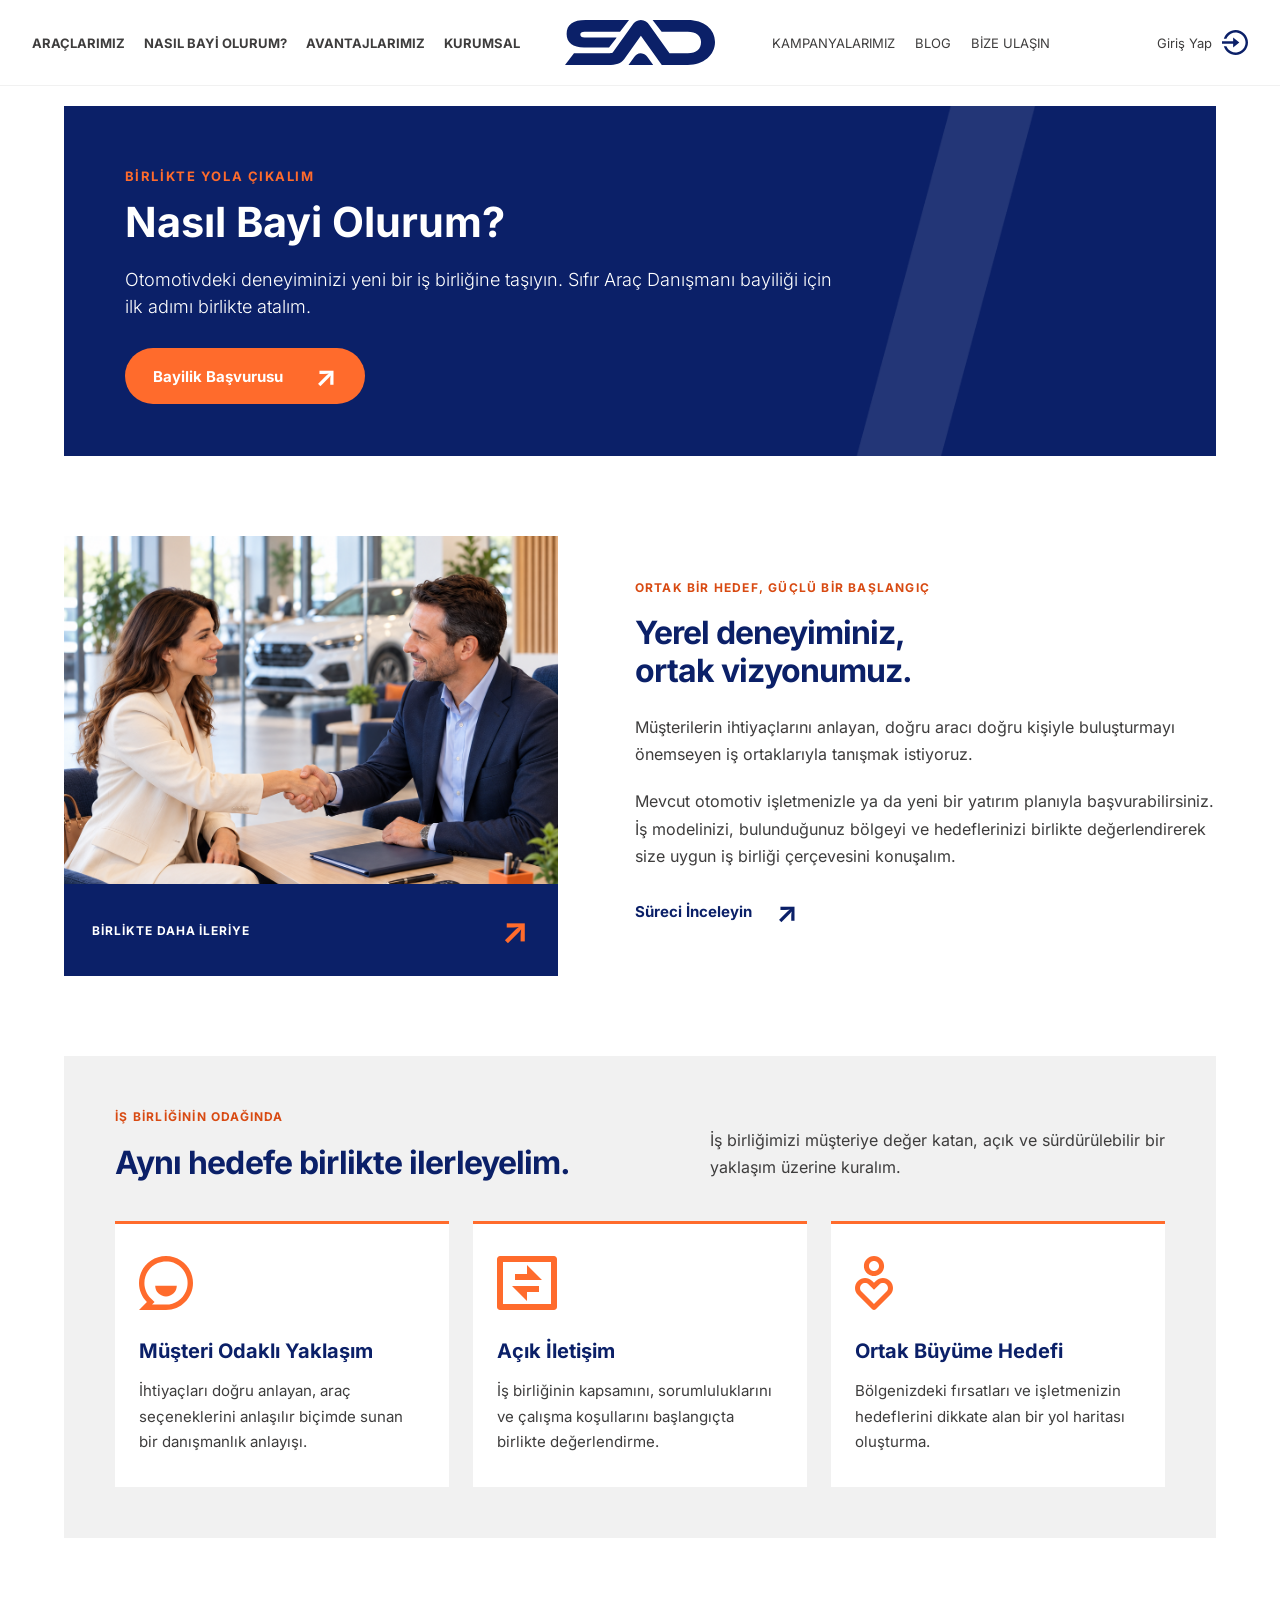
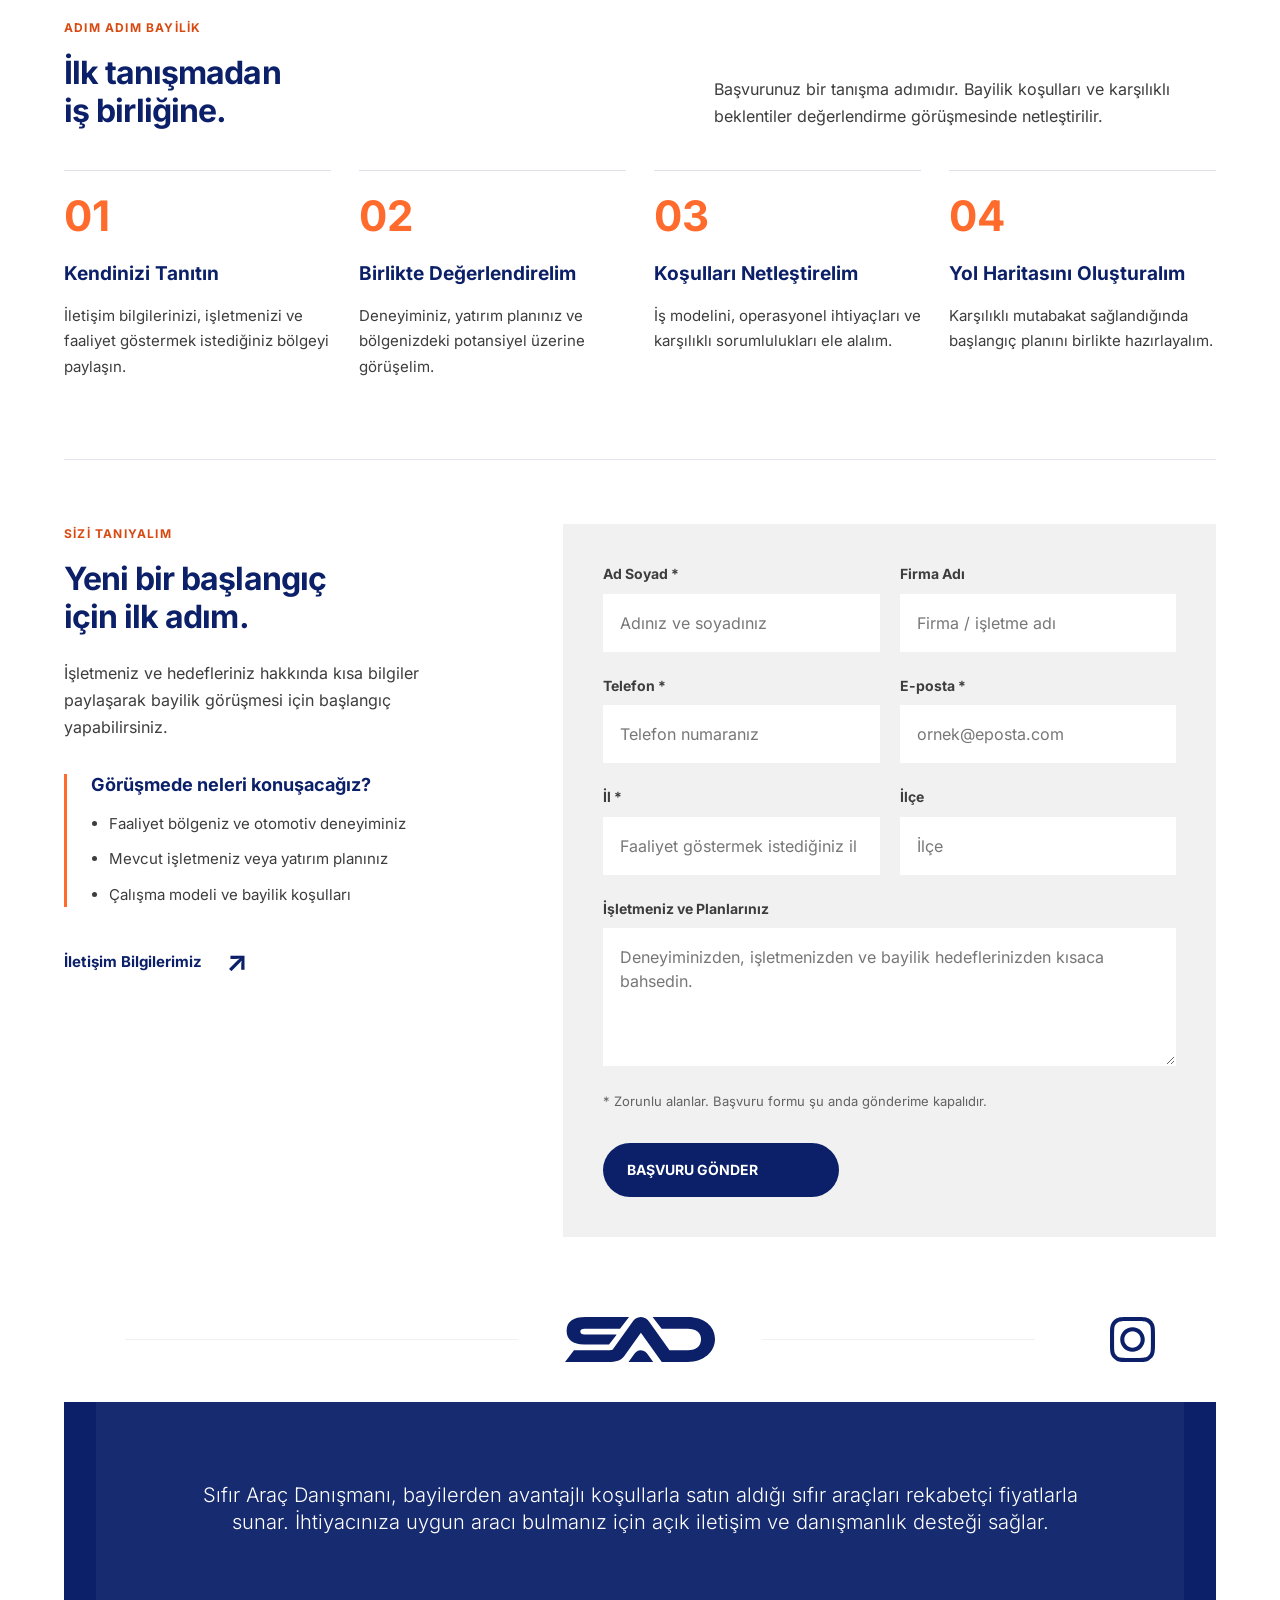
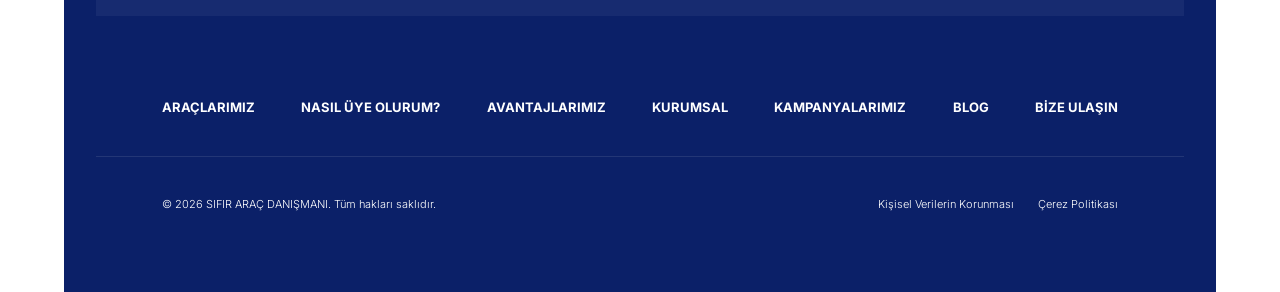
<file: nasil-bayi-olurum.html>
<!doctype html>
<html lang="tr">
<head>
  <meta charset="UTF-8">
  <meta name="viewport" content="width=device-width, initial-scale=1.0">
  <title>Nasıl Bayi Olurum? | Sıfır Araç Danışmanı</title>
  <meta name="description" content="Sıfır Araç Danışmanı bayiliği hakkında bilgi alın. İş birliği yaklaşımını, bayilik sürecini ve başvuru formunu inceleyin.">
  <link rel="stylesheet" href="assets/scss/style.css">
  <script src="assets/js/main.js" defer></script>
</head>
<body>
  <header class="site-header">
    <div class="site-header__inner">
      <a class="site-header__brand" href="./" aria-label="Sıfır Araç Danışmanı ana sayfa"><img src="assets/img/logo.svg" width="150" height="45" alt="Sıfır Araç Danışmanı"></a>
      <button class="menu-toggle " type="button" aria-expanded="false" aria-controls="site-menu" aria-label="Menüyü aç"><span></span><span></span><span></span></button>
      <div class="site-menu" id="site-menu" tabindex="-1">
        <div class="site-menu__top"><a class="site-header__brand" href="./" aria-label="Sıfır Araç Danışmanı ana sayfa"><img src="assets/img/logo.svg" width="150" height="45" alt="Sıfır Araç Danışmanı"></a><button class="menu-toggle menu-toggle--inside" type="button" aria-expanded="false" aria-controls="site-menu" aria-label="Menüyü aç"><span></span><span></span><span></span></button></div>
        <nav class="site-header__primary" aria-label="Ana menü">
            <a href="list.html">ARAÇLARIMIZ</a>
            <a href="nasil-bayi-olurum.html" aria-current="page">NASIL BAYİ OLURUM?</a>
            <a href="avantajlarimiz.html">AVANTAJLARIMIZ</a>
            <a href="kurumsal.html">KURUMSAL</a>
          </nav>
        <div class="site-header__right">
          <nav class="site-header__secondary" aria-label="Diğer bağlantılar">
            <a href="kampanyalarimiz.html">KAMPANYALARIMIZ</a>
            <a href="blog.html">BLOG</a>
            <a href="contact.html">BİZE ULAŞIN</a>
          </nav>
          <a class="site-header__account" href="#"><span>Giriş Yap</span><img src="assets/img/account.svg" width="26" height="25" alt=""></a>
        </div>
      </div>
    </div>
    <div class="menu-overlay" aria-hidden="true"></div>
  </header>
  <main id="main-content" class="dealer-page">
    <section class="contact-hero dealer-hero" aria-labelledby="dealer-title">
      <img class="contact-hero__stripe" src="assets/img/bg-opacity-white.png" width="259" height="620" alt="" aria-hidden="true">
      <div class="contact-hero__content">
        <p class="contact-hero__eyebrow">BİRLİKTE YOLA ÇIKALIM</p>
        <h1 id="dealer-title">Nasıl Bayi Olurum?</h1>
        <p class="contact-hero__description">Otomotivdeki deneyiminizi yeni bir iş birliğine taşıyın. Sıfır Araç Danışmanı bayiliği için ilk adımı birlikte atalım.</p>
        <a class="dealer-button" href="#bayilik-basvurusu">Bayilik Başvurusu <span aria-hidden="true">↗</span></a>
      </div>

    </section>

    <section class="dealer-section dealer-intro" aria-labelledby="dealer-intro-title">
      <div class="dealer-intro__image"><img src="assets/img/a2f24749295c64fe31880b2ba2ba8280c7eb9687.png" width="1122" height="1402" alt="Otomobil showroomunda iş birliği için el sıkışan iki kişi" loading="lazy" decoding="async"><span>BİRLİKTE DAHA İLERİYE <span aria-hidden="true">↗</span></span></div>
      <div class="dealer-intro__copy"><p class="dealer-eyebrow">ORTAK BİR HEDEF, GÜÇLÜ BİR BAŞLANGIÇ</p><h2 id="dealer-intro-title">Yerel deneyiminiz,<br>ortak vizyonumuz.</h2><p>Müşterilerin ihtiyaçlarını anlayan, doğru aracı doğru kişiyle buluşturmayı önemseyen iş ortaklarıyla tanışmak istiyoruz.</p><p>Mevcut otomotiv işletmenizle ya da yeni bir yatırım planıyla başvurabilirsiniz. İş modelinizi, bulunduğunuz bölgeyi ve hedeflerinizi birlikte değerlendirerek size uygun iş birliği çerçevesini konuşalım.</p><a class="dealer-text-link" href="#bayilik-sureci">Süreci İnceleyin <span aria-hidden="true">↗</span></a></div>
    </section>

    <section class="dealer-section dealer-benefits" aria-labelledby="dealer-benefits-title">
      <div class="dealer-section__heading"><div><p class="dealer-eyebrow">İŞ BİRLİĞİNİN ODAĞINDA</p><h2 id="dealer-benefits-title">Aynı hedefe birlikte ilerleyelim.</h2></div><p>İş birliğimizi müşteriye değer katan, açık ve sürdürülebilir bir yaklaşım üzerine kuralım.</p></div>
      <div class="dealer-benefits__grid">
        <article class="dealer-benefit"><img src="assets/img/step-discover.svg" width="80" height="80" alt="" loading="lazy"><h3>Müşteri Odaklı Yaklaşım</h3><p>İhtiyaçları doğru anlayan, araç seçeneklerini anlaşılır biçimde sunan bir danışmanlık anlayışı.</p></article>
        <article class="dealer-benefit"><img src="assets/img/step-review.svg" width="89" height="80" alt="" loading="lazy"><h3>Açık İletişim</h3><p>İş birliğinin kapsamını, sorumluluklarını ve çalışma koşullarını başlangıçta birlikte değerlendirme.</p></article>
        <article class="dealer-benefit"><img src="assets/img/step-purchase.svg" width="56" height="80" alt="" loading="lazy"><h3>Ortak Büyüme Hedefi</h3><p>Bölgenizdeki fırsatları ve işletmenizin hedeflerini dikkate alan bir yol haritası oluşturma.</p></article>
      </div>
    </section>

    <section id="bayilik-sureci" class="dealer-section dealer-process" aria-labelledby="dealer-process-title">
      <div class="dealer-section__heading"><div><p class="dealer-eyebrow">ADIM ADIM BAYİLİK</p><h2 id="dealer-process-title">İlk tanışmadan<br>iş birliğine.</h2></div><p>Başvurunuz bir tanışma adımıdır. Bayilik koşulları ve karşılıklı beklentiler değerlendirme görüşmesinde netleştirilir.</p></div>
      <ol class="dealer-process__steps">
        <li><span class="dealer-process__number" aria-hidden="true">01</span><h3>Kendinizi Tanıtın</h3><p>İletişim bilgilerinizi, işletmenizi ve faaliyet göstermek istediğiniz bölgeyi paylaşın.</p></li>
        <li><span class="dealer-process__number" aria-hidden="true">02</span><h3>Birlikte Değerlendirelim</h3><p>Deneyiminiz, yatırım planınız ve bölgenizdeki potansiyel üzerine görüşelim.</p></li>
        <li><span class="dealer-process__number" aria-hidden="true">03</span><h3>Koşulları Netleştirelim</h3><p>İş modelini, operasyonel ihtiyaçları ve karşılıklı sorumlulukları ele alalım.</p></li>
        <li><span class="dealer-process__number" aria-hidden="true">04</span><h3>Yol Haritasını Oluşturalım</h3><p>Karşılıklı mutabakat sağlandığında başlangıç planını birlikte hazırlayalım.</p></li>
      </ol>
    </section>

    <section id="bayilik-basvurusu" class="dealer-section dealer-application" aria-labelledby="dealer-form-title">
      <div class="dealer-application__intro"><p class="dealer-eyebrow">SİZİ TANIYALIM</p><h2 id="dealer-form-title">Yeni bir başlangıç<br>için ilk adım.</h2><p>İşletmeniz ve hedefleriniz hakkında kısa bilgiler paylaşarak bayilik görüşmesi için başlangıç yapabilirsiniz.</p><div class="dealer-application__note"><h3>Görüşmede neleri konuşacağız?</h3><ul><li>Faaliyet bölgeniz ve otomotiv deneyiminiz</li><li>Mevcut işletmeniz veya yatırım planınız</li><li>Çalışma modeli ve bayilik koşulları</li></ul></div><a class="dealer-text-link" href="contact.html">İletişim Bilgilerimiz <span aria-hidden="true">↗</span></a></div>
      <div class="contact-message dealer-application__form">
        <!-- Statik form: gönderim ve veri işleme backend entegrasyonunda bağlanacaktır. -->
        <form class="contact-form dealer-form" aria-labelledby="dealer-form-title">
          <div class="contact-form__field"><label for="dealer-name">Ad Soyad *</label><input id="dealer-name" name="name" autocomplete="name" required maxlength="120" placeholder="Adınız ve soyadınız"></div>
          <div class="contact-form__field"><label for="dealer-company">Firma Adı</label><input id="dealer-company" name="company" autocomplete="organization" maxlength="160" placeholder="Firma / işletme adı"></div>
          <div class="contact-form__field"><label for="dealer-phone">Telefon *</label><input id="dealer-phone" name="phone" type="tel" autocomplete="tel" required maxlength="30" placeholder="Telefon numaranız"></div>
          <div class="contact-form__field"><label for="dealer-email">E-posta *</label><input id="dealer-email" name="email" type="email" autocomplete="email" required maxlength="254" placeholder="ornek@eposta.com"></div>
          <div class="contact-form__field"><label for="dealer-city">İl *</label><input id="dealer-city" name="city" autocomplete="address-level1" required maxlength="80" placeholder="Faaliyet göstermek istediğiniz il"></div>
          <div class="contact-form__field"><label for="dealer-district">İlçe</label><input id="dealer-district" name="district" autocomplete="address-level2" maxlength="80" placeholder="İlçe"></div>
          <div class="contact-form__field dealer-form__wide"><label for="dealer-message">İşletmeniz ve Planlarınız</label><textarea id="dealer-message" name="message" rows="4" maxlength="5000" placeholder="Deneyiminizden, işletmenizden ve bayilik hedeflerinizden kısaca bahsedin."></textarea></div>
          <p class="dealer-form__note dealer-form__wide">* Zorunlu alanlar. Başvuru formu şu anda gönderime kapalıdır.</p>
          <button class="contact-form__button dealer-form__wide" type="button" disabled>BAŞVURU GÖNDER</button>
        </form>
      </div>
    </section>
  </main>
  <footer class="site-footer">
    <div class="site-footer__top">
      <span class="site-footer__line"><img src="assets/img/footer-line-left.svg" width="596" height="1" alt="" ></span>
      <a class="site-footer__brand" href="./" aria-label="Sıfır Araç Danışmanı ana sayfa"><img src="assets/img/footer-logo.svg" width="150" height="45" alt="Sıfır Araç Danışmanı" ></a>
      <div class="site-footer__top-right"><span class="site-footer__line"><img src="assets/img/footer-line-right.svg" width="476" height="1" alt="" ></span><a class="site-footer__social" href="https://www.instagram.com/sifiraracdanismani/" target="_blank" rel="noopener noreferrer" aria-label="Sıfır Araç Danışmanı Instagram hesabı (yeni sekme)"><img src="assets/img/instagram.svg" width="45" height="45" alt="Instagram" ></a></div>
    </div>
    <div class="site-footer__body">
      <div class="site-footer__summary">
        <p>Sıfır Araç Danışmanı, bayilerden avantajlı koşullarla satın aldığı sıfır araçları rekabetçi fiyatlarla sunar. İhtiyacınıza uygun aracı bulmanız için açık iletişim ve danışmanlık desteği sağlar.</p>
      </div>
      <div class="site-footer__inner">
        <nav class="site-footer__nav" aria-label="Footer menüsü">
          <ul>
            <li><a href="list.html">ARAÇLARIMIZ</a></li>
            <li><a href="nasil-uye-olurum.html">NASIL ÜYE OLURUM?</a></li>
            <li><a href="avantajlarimiz.html">AVANTAJLARIMIZ</a></li>
            <li><a href="kurumsal.html">KURUMSAL</a></li>
            <li><a href="kampanyalarimiz.html">KAMPANYALARIMIZ</a></li>
            <li><a href="blog.html">BLOG</a></li>
            <li><a href="contact.html">BİZE ULAŞIN</a></li>
          </ul>
        </nav>
        <span class="site-footer__line"><img src="assets/img/footer-line-bottom.svg" width="1196" height="1" alt="" ></span>
        <div class="site-footer__bottom">
          <small>© 2026 SIFIR ARAÇ DANIŞMANI. Tüm hakları saklıdır.</small>
          <nav class="site-footer__legal" aria-label="Yasal bilgiler">
            <a href="kisisel-verilerin-korunmasi.html">Kişisel Verilerin Korunması</a>
            <a href="cerez-politikasi.html">Çerez Politikası</a>
          </nav>
        </div>
      </div>
    </div>
  </footer>
</body>
</html>
</file>
<file: assets/scss/style.css>
@charset "UTF-8";
@font-face {
  font-family: "Inter";
  src: url("../fonts/inter-light.ttf") format("truetype");
  font-style: normal;
  font-weight: 300;
  font-display: swap;
}
@font-face {
  font-family: "Inter";
  src: url("../fonts/inter-regular.ttf") format("truetype");
  font-style: normal;
  font-weight: 400;
  font-display: swap;
}
@font-face {
  font-family: "Inter";
  src: url("../fonts/inter-bold.ttf") format("truetype");
  font-style: normal;
  font-weight: 700;
  font-display: swap;
}
* {
  box-sizing: border-box;
}

body {
  margin: 0;
  background: #fff;
  color: #3e3d3d;
  font-family: "Inter", sans-serif;
}

:where(a, button, input[type=button], input[type=submit], input[type=reset], [role=button]) {
  transition: color 0.25s ease, background-color 0.25s ease, border-color 0.25s ease, box-shadow 0.25s ease;
}

body.menu-open {
  overflow: hidden;
}

a:focus-visible,
button:focus-visible {
  outline: 2px solid #ff6b2c;
  outline-offset: 5px;
}

.site-header {
  border-bottom: 1px solid #f1f1f1;
}
.site-header__inner {
  width: min(1436px, 100% - 64px);
  min-height: 85px;
  margin-inline: auto;
  display: grid;
  grid-template-columns: 1fr 150px 1fr;
  align-items: center;
  gap: 32px;
}
.site-header a {
  color: inherit;
  text-decoration: none;
  white-space: nowrap;
  font-size: 13px;
  line-height: 16px;
}
.site-header a:hover {
  color: #0b2068;
}
.site-header__brand {
  grid-column: 2;
  grid-row: 1;
  display: block;
}
.site-header__brand img {
  display: block;
}
.site-header__primary, .site-header__secondary, .site-header__right, .site-header__account {
  display: flex;
  align-items: center;
  width: max-content;
}
.site-header__primary {
  grid-column: 1;
  grid-row: 1;
  gap: 19px;
  font-weight: 700;
}
.site-header__right {
  grid-column: 3;
  grid-row: 1;
  justify-self: end;
  gap: 107px;
}
.site-header__secondary {
  gap: 20px;
}
.site-header__account {
  gap: 10px;
}
.site-header__account img {
  display: block;
}

.site-menu {
  display: contents;
}

.site-menu__top,
.menu-toggle,
.menu-overlay {
  display: none;
}

.menu-toggle {
  width: 44px;
  height: 44px;
  padding: 10px;
  border: 0;
  background: transparent;
  cursor: pointer;
  position: relative;
  color: #0b2068;
  flex-shrink: 0;
}
.menu-toggle span {
  position: absolute;
  left: 10px;
  top: 21px;
  width: 24px;
  height: 2px;
  background: currentColor;
  border-radius: 2px;
  transition: transform 0.4s ease, opacity 0.2s ease;
}
.menu-toggle span:first-child {
  transform: translateY(-7px);
}
.menu-toggle span:last-child {
  transform: translateY(7px);
}
.menu-toggle[aria-expanded=true] span:first-child {
  transform: rotate(45deg);
}
.menu-toggle[aria-expanded=true] span:nth-child(2) {
  opacity: 0;
  transform: scaleX(0);
}
.menu-toggle[aria-expanded=true] span:last-child {
  transform: rotate(-45deg);
}

.site-header.is-compact .site-header__inner {
  display: flex;
  justify-content: space-between;
  gap: 16px;
}
.site-header.is-compact .menu-toggle {
  display: block;
}
.site-header.is-compact .site-menu {
  display: flex;
  flex-direction: column;
  position: fixed;
  z-index: 101;
  top: 0;
  right: 0;
  width: 90%;
  height: 100dvh;
  background: #fff;
  padding: 0 24px 32px;
  overflow-y: auto;
  transform: translateX(100%);
  visibility: hidden;
  transition: transform 0.45s cubic-bezier(0.55, 0, 1, 0.45), visibility 0s 0.45s;
}
.site-header.is-compact .site-menu__top {
  display: flex;
  min-height: 85px;
  align-items: center;
  justify-content: space-between;
  gap: 12px;
  border-bottom: 1px solid #f1f1f1;
  margin-bottom: 24px;
  flex-shrink: 0;
}
.site-header.is-compact .site-header__primary,
.site-header.is-compact .site-header__secondary,
.site-header.is-compact .site-header__right {
  flex-direction: column;
  align-items: stretch;
  gap: 0;
  width: 100%;
}
.site-header.is-compact .site-menu nav a {
  display: block;
  white-space: normal;
  padding-block: 16px;
  font-size: 15px;
  line-height: 1.5;
  border-bottom: 1px solid #f1f1f1;
}
.site-header.is-compact .site-header__account {
  margin-top: 24px;
  padding-block: 12px;
}
.site-header.is-compact .menu-overlay {
  display: block;
  position: fixed;
  inset: 0;
  z-index: 100;
  background: rgba(0, 0, 0, 0.55);
  opacity: 0;
  visibility: hidden;
  transition: opacity 0.45s ease, visibility 0s 0.45s;
}
.site-header.is-compact.is-open .site-menu {
  transform: translateX(0);
  visibility: visible;
  transition: transform 0.5s cubic-bezier(0.16, 1, 0.3, 1), visibility 0s;
}
.site-header.is-compact.is-open .menu-overlay {
  opacity: 1;
  visibility: visible;
  transition: opacity 0.5s ease, visibility 0s;
}

.hero {
  width: min(1600px, 100% - 128px);
  margin: 20px auto 0;
}
.hero__slider {
  background: #06121e;
}
.hero .swiper-slide {
  position: relative;
  overflow: hidden;
}
.hero__title {
  font-weight: 700;
}
.hero__image {
  display: block;
  width: 100%;
  height: 400px;
  object-fit: cover;
}
.hero__copy {
  position: absolute;
  z-index: 2;
  inset: 0 auto 0 5.125%;
  display: flex;
  flex-direction: column;
  justify-content: center;
  pointer-events: none;
  max-width: 38%;
}
.hero__title {
  font-size: clamp(26px, 2.32vw, 40px);
  line-height: 1;
  color: #ff6b2c;
  margin: 0 0 30px;
  letter-spacing: -0.03em;
}
.hero p {
  display: flex;
  align-items: center;
  gap: 12px;
  color: #fff;
  font-size: clamp(14px, 1.16vw, 20px);
  line-height: 1.25;
  margin: 0;
}
.hero p img {
  flex-shrink: 0;
}
.hero__pagination {
  --swiper-pagination-color: #ff6b2c;
  --swiper-pagination-bullet-inactive-color: #fff;
  --swiper-pagination-bullet-inactive-opacity: 1;
  --swiper-pagination-bullet-size: 10px;
  --swiper-pagination-bottom: 16px;
}
.hero .swiper-pagination-bullet {
  border: 0;
  padding: 0;
}
.hero .swiper-pagination-bullet::after {
  content: "";
  position: absolute;
  inset: -7px;
}
.hero .swiper-pagination-bullet {
  position: relative;
}
@media (max-width: 1000px) {
  .hero {
    width: calc(100% - 48px);
  }
  .hero__image {
    height: 360px;
    object-position: 60% center;
  }
  .hero__copy {
    max-width: 42%;
  }
}
@media (max-width: 650px) {
  .hero {
    width: calc(100% - 32px);
    margin-top: 16px;
  }
  .hero__image {
    height: auto;
    aspect-ratio: 3/1;
    object-fit: contain;
    margin-top: 230px;
  }
  .hero__copy {
    inset: 28px 24px auto;
    max-width: none;
  }
  .hero__title {
    font-size: clamp(28px, 8vw, 40px);
    margin-bottom: 20px;
  }
  .hero p {
    font-size: 16px;
    line-height: 1.5;
  }
  .hero__desktop-break {
    display: none;
  }
  .hero__pagination {
    --swiper-pagination-bottom: 10px;
  }
}

@media (max-width: 650px) {
  .site-header__inner {
    width: calc(100% - 32px);
  }
}
@media (prefers-reduced-motion: reduce) {
  *,
  *::before,
  *::after {
    scroll-behavior: auto !important;
    transition-duration: 0.01ms !important;
    animation-duration: 0.01ms !important;
  }
}
.vehicle-offers {
  width: min(1600px, 100% - 128px);
  margin: 40px auto 0;
  padding: 60px clamp(24px, 4.75vw, 82px);
  background: #f1f1f1;
}
.vehicle-offers__heading {
  display: flex;
  align-items: center;
  justify-content: space-between;
  gap: 24px;
  margin: 0 auto 40px;
  padding-inline: 8.35%;
}
.vehicle-offers__heading p {
  display: flex;
  align-items: center;
  gap: 20px;
  margin: 0;
  font-size: 20px;
  line-height: 1.4;
}
.vehicle-offers__heading img {
  flex-shrink: 0;
}
.vehicle-offers h2 {
  font-size: 27px;
  line-height: 1.2;
  margin: 0;
  flex-shrink: 0;
}
.vehicle-offers__carousel {
  position: relative;
}
.vehicle-offers__slider {
  padding: 16px 0;
  margin: -16px 0;
}
.vehicle-offers__slider > .swiper-wrapper {
  align-items: stretch;
}
.vehicle-offers__arrow {
  position: absolute;
  z-index: 2;
  top: 50%;
  transform: translateY(-50%);
  display: grid;
  place-items: center;
  width: 40px;
  height: 40px;
  border-radius: 50%;
  border: 0;
  background: #fff;
  box-shadow: 0 0 30px rgba(0, 0, 0, 0.1);
  cursor: pointer;
}
.vehicle-offers__prev {
  left: -20px;
}
.vehicle-offers__prev img {
  transform: rotate(180deg);
}
.vehicle-offers__next {
  right: -20px;
}
.vehicle-offers .swiper-button-disabled {
  opacity: 0.35;
  cursor: default;
}
.vehicle-offers .swiper-button-lock {
  display: none;
}
@media (max-width: 1200px) {
  .vehicle-offers__heading {
    padding-inline: 0;
    flex-wrap: wrap;
  }
}
@media (max-width: 1000px) {
  .vehicle-offers {
    width: calc(100% - 48px);
  }
}
@media (max-width: 650px) {
  .vehicle-offers {
    width: calc(100% - 32px);
    margin-top: 24px;
    padding: 28px 20px;
  }
  .vehicle-offers__heading {
    gap: 20px;
    margin-bottom: 24px;
  }
  .vehicle-offers__heading p {
    font-size: 16px;
    gap: 12px;
  }
  .vehicle-offers h2 {
    font-size: 24px;
    flex-shrink: 1;
  }
}

.vehicle-card {
  height: auto;
  background: #fff;
  transition: box-shadow 0.25s ease, background-color 0.25s ease, color 0.25s ease, border-color 0.25s ease;
}
.vehicle-card__link {
  display: flex;
  flex-direction: column;
  height: 100%;
  color: #3e3d3d;
  text-decoration: none;
}
.vehicle-card__media {
  position: relative;
  aspect-ratio: 4/3;
  display: flex;
  align-items: center;
}
.vehicle-card__image {
  display: block;
  width: 100%;
  height: 100%;
  aspect-ratio: 4/3;
  object-fit: cover;
}
.vehicle-card__year {
  position: absolute;
  right: 20px;
  top: 20px;
  width: 80px;
  height: 47.627px;
  display: grid;
  place-items: start center;
  padding-top: 10px;
  font-size: 20px;
  line-height: 20px;
  font-weight: 700;
}
.vehicle-card__year > img {
  position: absolute;
  inset: 0;
}
.vehicle-card__year > span {
  z-index: 1;
}
.vehicle-card__body {
  display: flex;
  flex-direction: column;
  flex: 1;
  min-height: 261px;
  padding: 20px clamp(16px, 2.3vw, 40px) 29px;
  text-align: center;
}
.vehicle-card__model {
  min-height: 41px;
  margin: 0;
  padding-bottom: 20px;
  border-bottom: 1px solid #f1f1f1;
  font-size: clamp(14px, 1.16vw, 20px);
  line-height: 20px;
}
.vehicle-card__price-block {
  padding-block: 38px;
  margin-block: auto;
}
.vehicle-card h3 {
  font-size: clamp(14px, 1.16vw, 20px);
  line-height: 1.3;
  margin: 0 0 8px;
}
.vehicle-card__price {
  font-size: clamp(24px, 1.74vw, 30px);
  line-height: 30px;
  font-weight: 700;
  margin: 0;
  transition: color 0.25s ease;
}
.vehicle-card__specs {
  display: flex;
  flex-wrap: wrap;
  align-items: center;
  justify-content: space-between;
  gap: 16px 10px;
  list-style: none;
  margin: 0;
  padding: 0;
  font-size: clamp(11px, 0.87vw, 15px);
  line-height: 20px;
  font-weight: 700;
}
.vehicle-card__specs li {
  display: flex;
  align-items: center;
  gap: 10px;
}
.vehicle-card__spec-icon {
  display: inline-grid;
  flex-shrink: 0;
}
.vehicle-card__spec-icon img {
  grid-area: 1/1;
}
.vehicle-card__icon-hover {
  opacity: 0;
}
.vehicle-card__icon-hover, .vehicle-card__icon-normal {
  transition: opacity 0.25s ease;
}
.vehicle-card:hover, .vehicle-card:focus-within {
  box-shadow: 0 0 30px rgba(0, 0, 0, 0.1);
}
.vehicle-card:hover .vehicle-card__price, .vehicle-card:focus-within .vehicle-card__price {
  color: #ff6b2c;
}
.vehicle-card:hover .vehicle-card__year, .vehicle-card:focus-within .vehicle-card__year {
  color: #fff;
}
.vehicle-card:hover .vehicle-card__icon-normal, .vehicle-card:focus-within .vehicle-card__icon-normal {
  opacity: 0;
}
.vehicle-card:hover .vehicle-card__icon-hover, .vehicle-card:focus-within .vehicle-card__icon-hover {
  opacity: 1;
}

.process-steps,
.vehicle-catalog {
  width: min(1600px, 100% - 128px);
  margin-inline: auto;
  padding-inline: clamp(24px, 4.75vw, 82px);
}
@media (max-width: 1000px) {
  .process-steps,
  .vehicle-catalog {
    width: calc(100% - 48px);
  }
}
@media (max-width: 650px) {
  .process-steps,
  .vehicle-catalog {
    width: calc(100% - 32px);
    padding-inline: 0;
  }
}

.process-steps {
  padding-block: 60px;
  border-bottom: 1px solid #f1f1f1;
}
.process-steps__list {
  display: grid;
  grid-template-columns: repeat(3, minmax(0, 1fr));
  gap: 40px;
  padding: 0;
  margin: 0;
  list-style: none;
}
.process-steps__item {
  display: flex;
  align-items: center;
  gap: 20px;
  min-width: 0;
}
.process-steps__icon {
  display: grid;
  place-items: center;
  width: 89px;
  flex: 0 0 89px;
}
.process-steps__icon img {
  display: block;
}
.process-steps h2 {
  margin: 0 0 6px;
  font-size: 17px;
  line-height: 1.65;
}
.process-steps p {
  margin: 0;
  font-size: 15px;
  line-height: 20px;
}
@media (min-width: 1600px) {
  .process-steps__list {
    padding-inline: 53px;
  }
}
@media (max-width: 1200px) {
  .process-steps__list {
    grid-template-columns: 1fr;
    gap: 32px;
    max-width: 650px;
    margin-inline: auto;
  }
}
@media (max-width: 650px) {
  .process-steps {
    padding-block: 36px;
  }
  .process-steps h2 {
    line-height: 1.4;
  }
}

.vehicle-catalog {
  padding-block: 60px;
  container: vehicle-catalog/inline-size;
}
.vehicle-catalog__heading {
  display: flex;
  align-items: center;
  justify-content: space-between;
  gap: 32px;
  margin-bottom: 34px;
  min-width: 0;
}
.vehicle-catalog__heading > h2 {
  font-size: 25px;
  line-height: 1.3;
  margin: 0;
  flex: 1;
}
.vehicle-catalog__panel[hidden] {
  display: none;
}
.vehicle-catalog__panel:focus-visible {
  outline: 2px solid #0b2068;
  outline-offset: 6px;
}
.vehicle-catalog__grid {
  display: grid;
  grid-template-columns: repeat(3, minmax(0, 1fr));
  gap: 10px 4px;
}
.vehicle-catalog__empty {
  display: grid;
  place-content: center;
  min-height: 300px;
  padding: 32px;
  text-align: center;
  background: #f1f1f1;
}
.vehicle-catalog__empty h3 {
  margin: 0 0 12px;
}
.vehicle-catalog__empty p {
  margin: 0;
}
.vehicle-catalog__footer {
  display: flex;
  align-items: center;
  gap: 4px;
  margin-top: 40px;
}
.vehicle-catalog__footer::before, .vehicle-catalog__footer::after {
  content: "";
  flex: 1;
  height: 1px;
  background: #f1f1f1;
}
.vehicle-catalog__all {
  display: inline-flex;
  align-items: center;
  justify-content: center;
  min-height: 54px;
  width: 236px;
  padding: 16px 24px;
  border-radius: 200px;
  background: #ff6b2c;
  color: #fff;
  text-decoration: none;
  font-size: 17px;
  font-weight: 700;
}
.vehicle-catalog__all:hover {
  background: #df4a12;
}
@media (max-width: 1400px) {
  .vehicle-catalog__heading {
    flex-direction: column;
    align-items: stretch;
    gap: 24px;
  }
}
@media (max-width: 650px) {
  .vehicle-catalog {
    padding-block: 36px;
  }
  .vehicle-catalog__heading > h2 {
    font-size: 24px;
  }
}

.brand-tabs {
  position: relative;
  display: flex;
  align-items: center;
  gap: 19px;
  max-width: 100%;
  min-width: 0;
  overflow-x: auto;
  overscroll-behavior-inline: contain;
  scrollbar-width: thin;
  padding: 6px 2px 10px;
}
.brand-tabs__tab {
  display: grid;
  place-items: center;
  flex: 0 0 auto;
  min-width: 44px;
  height: 58px;
  padding: 0;
  border: 0;
  background: none;
  cursor: pointer;
}
.brand-tabs img {
  display: block;
  filter: brightness(0);
  opacity: 0.12;
  transition: opacity 0.2s ease;
}
.brand-tabs__tab:hover img {
  opacity: 0.5;
}
.brand-tabs__tab[aria-selected=true] img {
  opacity: 1;
  filter: brightness(0) saturate(100%) invert(13%) sepia(48%) saturate(2730%) hue-rotate(219deg) brightness(82%) contrast(108%);
}
.brand-tabs__tab:focus-visible {
  outline-offset: -2px;
}

.vehicle-card--catalog {
  min-width: 0;
}
.vehicle-card--catalog .vehicle-card__media {
  border: 1px solid #f1f1f1;
}
.vehicle-card--catalog .vehicle-card__body {
  background: #f1f1f1;
  transition: background-color 0.25s ease, color 0.25s ease;
}
.vehicle-card--catalog .vehicle-card__model {
  border-bottom-color: #fff;
  transition: border-color 0.25s ease;
}
.vehicle-card--catalog:hover .vehicle-card__body, .vehicle-card--catalog:focus-within .vehicle-card__body {
  background: #0b2068;
  color: #fff;
}
.vehicle-card--catalog:hover .vehicle-card__model, .vehicle-card--catalog:focus-within .vehicle-card__model {
  border-bottom-color: #ff6b2c;
}

@container vehicle-catalog (max-width: 967px) {
  .vehicle-catalog__grid {
    grid-template-columns: repeat(2, minmax(0, 1fr));
  }
}
@container vehicle-catalog (max-width: 643px) {
  .vehicle-catalog__grid {
    grid-template-columns: minmax(0, 1fr);
  }
}
.advantages {
  position: relative;
  isolation: isolate;
  overflow: hidden;
  width: min(1600px, 100% - 128px);
  margin-inline: auto;
  padding: 80px clamp(32px, 12.625vw - 16.16px, 202px);
  background: #0b2068;
  color: #fff;
}
.advantages__stripe {
  position: absolute;
  z-index: -1;
  height: auto;
  pointer-events: none;
  user-select: none;
}
.advantages__stripe--left {
  top: 0;
  left: 20.125%;
  width: 14.75%;
}
.advantages__stripe--right {
  right: 5.125%;
  top: 80px;
  width: 16.1875%;
}
.advantages__inner {
  display: grid;
  grid-template-columns: minmax(0, 2fr) minmax(0, 3fr);
  gap: 4px;
  align-items: start;
}
.advantages__copy {
  min-width: 0;
  padding-block: clamp(24px, 2.373vw, 41px);
}
.advantages h2 {
  color: #ff6b2c;
  font-size: clamp(28px, 2.315vw, 40px);
  line-height: 1.125;
  margin: 0 0 20px;
}
.advantages__lead {
  font-size: clamp(20px, 1.737vw, 30px);
  line-height: 1;
  font-weight: 300;
  margin: 0 0 20px;
}
.advantages__description {
  font-size: 17px;
  line-height: 22px;
  font-weight: 300;
  margin: 0;
}
.advantages__button {
  display: inline-flex;
  justify-content: center;
  align-items: center;
  width: 236px;
  max-width: 100%;
  min-height: 54px;
  padding: 16px 24px;
  margin-top: clamp(32px, 4.63vw, 80px);
  border-radius: 200px;
  color: #fff;
  background: #ff6b2c;
  font-size: 17px;
  font-weight: 700;
  text-decoration: none;
}
.advantages__button:hover {
  background: #df4a12;
}
.advantages__cards {
  display: grid;
  grid-template-columns: repeat(2, minmax(0, 1fr));
  gap: 4px;
  min-width: 0;
}
.advantages__card {
  position: relative;
  display: block;
  overflow: hidden;
  aspect-ratio: 356/540;
  color: #fff;
  text-decoration: none;
}
.advantages__photo {
  display: block;
  width: 100%;
  height: 100%;
  object-fit: cover;
  object-position: center;
  filter: grayscale(1);
}
.advantages__card::after {
  content: "";
  position: absolute;
  inset: auto 0 0;
  height: 55.925926%;
  background: linear-gradient(180deg, rgba(11, 32, 104, 0) 0%, #0b2068 100%);
  pointer-events: none;
}
.advantages__caption {
  position: absolute;
  z-index: 1;
  bottom: 50px;
  left: 14.045%;
  right: 14.045%;
  display: flex;
  align-items: center;
  justify-content: space-between;
  gap: 12px;
}
.advantages h3 {
  margin: 0;
  font-size: 20px;
  line-height: 20px;
}
.advantages__caption img {
  display: block;
  flex-shrink: 0;
}
.advantages__card:focus-visible {
  outline-offset: -4px;
}
@media (max-width: 1300px) {
  .advantages {
    padding-inline: clamp(32px, 5vw, 64px);
  }
  .advantages__inner {
    grid-template-columns: minmax(0, 1fr);
    gap: 32px;
  }
  .advantages__copy {
    padding-block: 0;
    max-width: 700px;
  }
  .advantages__stripe--right {
    top: auto;
    bottom: 0;
  }
  .advantages__lead {
    line-height: 1.25;
  }
  .advantages__cards {
    width: 100%;
    max-width: 716px;
    margin-inline: auto;
  }
  .advantages__caption {
    bottom: clamp(32px, 4vw, 50px);
  }
}
@media (max-width: 1000px) {
  .advantages {
    width: calc(100% - 48px);
    padding-block: 48px;
  }
}
@media (max-width: 700px) {
  .advantages {
    width: calc(100% - 32px);
    padding: 36px 24px;
  }
  .advantages__cards {
    grid-template-columns: minmax(0, 1fr);
    max-width: 356px;
    gap: 20px;
  }
  .advantages__description {
    font-size: 16px;
    line-height: 1.5;
  }
  .advantages__caption {
    bottom: 40px;
  }
  .advantages h3 {
    font-size: clamp(16px, 4vw, 20px);
    line-height: 1.15;
  }
  .advantages__stripe--left {
    left: 40%;
    width: 30%;
  }
  .advantages__stripe--right {
    width: 45%;
    right: -5%;
  }
}

.visually-hidden {
  position: absolute;
  width: 1px;
  height: 1px;
  padding: 0;
  margin: -1px;
  overflow: hidden;
  clip-path: inset(50%);
  white-space: nowrap;
  border: 0;
}

.weekly-offer {
  width: min(1600px, 100% - 128px);
  margin-inline: auto;
  padding: 60px clamp(24px, 4.75vw, 82px) 0;
  color: #000;
}
.weekly-offer__slider {
  border-bottom: 1px solid #f1f1f1;
  padding-bottom: 60px;
  padding-right: 34px;
  container-type: inline-size;
}
.weekly-offer .swiper-slide {
  background: #fff;
  height: auto;
}
.weekly-offer__layout {
  display: grid;
  grid-template-columns: 112px minmax(0, 3fr) minmax(0, 2fr);
  column-gap: 64px;
  align-items: center;
}
.weekly-offer__features {
  display: grid;
  gap: 37px;
  list-style: none;
  padding: 0;
  margin: 0;
}
.weekly-offer__features li {
  display: flex;
  flex-direction: column;
  align-items: center;
  gap: 24px;
  font-size: 13px;
  line-height: 1.3;
  font-weight: 700;
  text-align: center;
}
.weekly-offer__features img {
  display: block;
}
.weekly-offer__media {
  min-width: 0;
}
.weekly-offer__car {
  display: block;
  width: 100%;
  height: auto;
  aspect-ratio: 716/421;
  object-fit: contain;
}
.weekly-offer__copy {
  min-width: 0;
  padding-block: 12px;
}
.weekly-offer h2 {
  font-size: clamp(36px, 3.473vw, 60px);
  line-height: 1;
  font-weight: 700;
  letter-spacing: -0.025em;
  margin: 0 0 30px;
}
.weekly-offer__model {
  font-size: clamp(14px, 1.158vw, 20px);
  line-height: 1.25;
  font-weight: 300;
  margin: 0 0 50px;
}
.weekly-offer__old-price {
  font-size: clamp(22px, 1.737vw, 30px);
  line-height: 1;
  font-weight: 300;
  margin: 0 0 5px;
}
.weekly-offer__price {
  font-size: clamp(32px, 2.894vw, 50px);
  line-height: 1;
  font-weight: 700;
  margin: 0;
}
.weekly-offer__button {
  display: inline-flex;
  align-items: center;
  justify-content: center;
  width: 236px;
  max-width: 100%;
  min-height: 54px;
  padding: 16px 24px;
  margin-top: 33px;
  border-radius: 200px;
  background: #ff6b2c;
  color: #fff;
  font-size: 17px;
  font-weight: 700;
  text-decoration: none;
}
.weekly-offer__button:hover {
  background: #df4a12;
}
.weekly-offer .weekly-offer__pagination {
  --swiper-pagination-color: #ff6b2c;
  --swiper-pagination-bullet-inactive-color: #f1f1f1;
  --swiper-pagination-bullet-inactive-opacity: 1;
  --swiper-pagination-bullet-size: 10px;
  position: absolute;
  inset: auto;
  top: calc((100% - 60px) / 2);
  left: auto;
  right: 7px;
  width: auto;
  height: auto;
  margin: 0;
  transform: translateY(-50%);
  display: flex;
  flex-direction: column;
  align-items: center;
  gap: 14px;
}
.weekly-offer .weekly-offer__pagination .swiper-pagination-bullet {
  display: block;
  margin: 0;
  position: relative;
  border: 0;
  padding: 0;
}
.weekly-offer .swiper-pagination-bullet::after {
  content: "";
  position: absolute;
  inset: -7px;
}
@media (max-width: 1400px) {
  .weekly-offer__layout {
    column-gap: 32px;
  }
}
@media (max-width: 1100px) {
  .weekly-offer__layout {
    grid-template-columns: 88px minmax(0, 1fr);
    gap: 32px;
  }
  .weekly-offer__features {
    grid-column: 1;
    grid-row: 1;
    gap: 24px;
  }
  .weekly-offer__features li {
    gap: 12px;
  }
  .weekly-offer__media {
    grid-column: 2;
    grid-row: 1;
  }
  .weekly-offer__copy {
    grid-column: 1/-1;
    grid-row: 2;
    padding-block: 0;
  }
  .weekly-offer__model {
    margin-bottom: 24px;
  }
}
@media (max-width: 1000px) {
  .weekly-offer {
    width: calc(100% - 48px);
    padding-top: 48px;
  }
}
@media (max-width: 650px) {
  .weekly-offer {
    width: calc(100% - 32px);
    padding: 36px 0 0;
  }
  .weekly-offer__slider {
    padding-bottom: 36px;
  }
  .weekly-offer__layout {
    grid-template-columns: minmax(0, 1fr);
    gap: 28px;
  }
  .weekly-offer__media {
    grid-column: 1;
    grid-row: 1;
  }
  .weekly-offer .weekly-offer__pagination {
    top: calc((100% - 36px) / 2);
  }
  .weekly-offer__features {
    grid-column: 1;
    grid-row: 2;
    grid-template-columns: repeat(3, minmax(0, 1fr));
    gap: 12px;
  }
  .weekly-offer__features li {
    font-size: 12px;
  }
  .weekly-offer__copy {
    grid-column: 1;
    grid-row: 3;
  }
  .weekly-offer h2 {
    font-size: clamp(34px, 8.5vw, 48px);
  }
  .weekly-offer__model {
    font-size: 16px;
  }
  .weekly-offer__button {
    width: 100%;
  }
}

.discover {
  width: min(1600px, 100% - 128px);
  margin-inline: auto;
  padding: 60px clamp(32px, 12.625vw - 16.16px, 202px) 86px;
}
.discover__heading {
  display: grid;
  grid-template-columns: repeat(2, minmax(0, 1fr));
  gap: 4px;
}
.discover h2 {
  font-size: clamp(28px, 2.315vw, 40px);
  line-height: 1.125;
  margin: 0;
  color: #ff6b2c;
}
.discover__lead {
  font-size: clamp(22px, 1.737vw, 30px);
  line-height: 1;
  font-weight: 300;
  margin: 0 0 20px;
}
.discover__note {
  font-size: 17px;
  line-height: 1.3;
  font-weight: 300;
  margin: 0;
}
.discover__gallery {
  display: grid;
  grid-template-columns: repeat(5, minmax(0, 1fr));
  gap: 4px;
  list-style: none;
  padding: 0;
  margin: 60px 0 0;
}
.discover__gallery li {
  min-width: 0;
}
.discover__gallery img {
  display: block;
  width: 100%;
  height: auto;
  aspect-ratio: 236/295;
  object-fit: cover;
}
@media (max-width: 1200px) {
  .discover {
    padding-inline: clamp(24px, 4.75vw, 82px);
  }
  .discover__heading {
    grid-template-columns: minmax(0, 1fr);
    gap: 24px;
  }
  .discover__lead {
    line-height: 1.3;
  }
}
@media (max-width: 1000px) {
  .discover {
    width: calc(100% - 48px);
  }
  .discover__gallery {
    grid-template-columns: repeat(3, minmax(0, 1fr));
    gap: 12px;
    margin-top: 36px;
  }
}
@media (max-width: 650px) {
  .discover {
    width: calc(100% - 32px);
    padding: 36px 0 48px;
  }
  .discover__gallery {
    grid-template-columns: repeat(2, minmax(0, 1fr));
  }
  .discover__note {
    font-size: 16px;
    line-height: 1.5;
  }
}

.site-footer {
  width: min(1600px, 100% - 128px);
  margin-inline: auto;
}
.site-footer__top {
  display: grid;
  grid-template-columns: minmax(0, 1fr) 150px minmax(0, 1fr);
  align-items: center;
  gap: 47px;
  margin: 0 clamp(24px, 4.75vw, 82px) 40px;
}
.site-footer__brand, .site-footer__brand img {
  display: block;
}
.site-footer__line {
  display: block;
  height: 1px;
  overflow: hidden;
}
.site-footer__line img {
  display: block;
}
.site-footer__top-right {
  display: flex;
  align-items: center;
  gap: 75px;
  min-width: 0;
}
.site-footer__top-right .site-footer__line {
  flex: 1;
  min-width: 0;
}
.site-footer__social {
  flex: 0 0 45px;
}
.site-footer__social img {
  display: block;
}
.site-footer__body {
  background: #0b2068;
  color: #fff;
  padding-bottom: 80px;
}
.site-footer__summary {
  width: min(1196px, 100% - 64px);
  margin-inline: auto;
  padding: 80px clamp(24px, 6.945vw, 120px);
  background: rgba(255, 255, 255, 0.05);
}
.site-footer__summary p {
  max-width: 956px;
  margin: 0 auto;
  font-size: clamp(20px, 1.563vw, 27px);
  line-height: 1.37;
  font-weight: 300;
  text-align: center;
}
.site-footer__inner {
  width: min(1196px, 100% - 64px);
  margin-inline: auto;
}
.site-footer a {
  color: inherit;
  text-decoration: none;
}
.site-footer a:hover {
  color: #ff6b2c;
  text-decoration: none;
}
.site-footer__nav {
  max-width: 956px;
  margin: 80px auto 40px;
}
.site-footer__nav ul {
  display: flex;
  justify-content: space-between;
  align-items: center;
  flex-wrap: wrap;
  gap: 24px;
  list-style: none;
  margin: 0;
  padding: 0;
}
.site-footer__nav a {
  display: inline-block;
  font-size: 13px;
  line-height: 16px;
  font-weight: 700;
}
.site-footer__bottom {
  max-width: 956px;
  margin-inline: auto;
  padding-top: 40px;
  display: flex;
  justify-content: space-between;
  align-items: center;
  gap: 24px;
  font-size: 11px;
  line-height: 1.3;
  font-weight: 300;
}
.site-footer__bottom small {
  font-size: inherit;
}
.site-footer__legal {
  display: flex;
  flex-wrap: wrap;
  justify-content: flex-end;
  gap: 24px;
}
@media (max-width: 1200px) {
  .site-footer__top {
    gap: 24px;
  }
  .site-footer__top-right {
    gap: 24px;
  }
  .site-footer__summary {
    padding-block: 48px;
  }
  .site-footer__nav ul {
    justify-content: center;
  }
  .site-footer__bottom {
    align-items: flex-start;
  }
}
@media (max-width: 1000px) {
  .site-footer {
    width: calc(100% - 48px);
  }
}
@media (max-width: 650px) {
  .site-footer {
    width: calc(100% - 32px);
  }
  .site-footer__top {
    margin-inline: 0;
    gap: 12px;
  }
  .site-footer__top-right {
    gap: 8px;
  }
  .site-footer__body {
    padding-bottom: 36px;
  }
  .site-footer__summary, .site-footer__inner {
    width: calc(100% - 32px);
  }
  .site-footer__summary {
    padding: 36px 16px;
  }
  .site-footer__nav {
    margin-block: 36px 24px;
  }
  .site-footer__nav ul {
    display: grid;
    grid-template-columns: repeat(2, minmax(0, 1fr));
    gap: 4px 16px;
    align-items: start;
  }
  .site-footer__nav a {
    display: flex;
    align-items: center;
    min-height: 44px;
    padding-block: 10px;
    line-height: 1.5;
    overflow-wrap: anywhere;
  }
  .site-footer__bottom {
    flex-direction: column;
    gap: 20px;
    padding-top: 24px;
    font-size: 12px;
  }
  .site-footer__legal {
    justify-content: flex-start;
    gap: 16px 24px;
  }
}

.vehicle-list {
  width: min(1600px, 100% - 128px);
  margin-inline: auto;
  padding: 48px clamp(24px, 4.75vw, 82px) 80px;
  container: vehicle-list/inline-size;
}
.vehicle-list__heading {
  display: flex;
  align-items: baseline;
  justify-content: space-between;
  flex-wrap: wrap;
  gap: 16px;
  margin-bottom: 24px;
}
.vehicle-list h2 {
  font-size: 28px;
  line-height: 1.3;
  margin: 0;
}
.vehicle-list__heading p {
  font-size: 15px;
  margin: 0;
}
.vehicle-list__grid {
  display: grid;
  grid-template-columns: repeat(4, minmax(0, 1fr));
  gap: 24px 16px;
}
@media (max-width: 1000px) {
  .vehicle-list {
    width: calc(100% - 48px);
  }
}
@media (max-width: 650px) {
  .vehicle-list {
    width: calc(100% - 32px);
    padding: 32px 0 48px;
  }
}

@container vehicle-list (max-width: 1247px) {
  .vehicle-list__grid {
    grid-template-columns: repeat(3, minmax(0, 1fr));
  }
}
@container vehicle-list (max-width: 931px) {
  .vehicle-list__grid {
    grid-template-columns: repeat(2, minmax(0, 1fr));
  }
}
@container vehicle-list (max-width: 615px) {
  .vehicle-list__grid {
    grid-template-columns: minmax(0, 1fr);
  }
}
.vehicle-card--listing .vehicle-card__body {
  padding-inline: 16px;
}
.vehicle-card--listing .vehicle-card__model {
  font-size: 15px;
}
.vehicle-card--listing h3 {
  font-size: 16px;
}
.vehicle-card--listing .vehicle-card__specs {
  font-size: 11px;
}
.vehicle-card--listing .vehicle-card__specs li {
  gap: 6px;
}

.listing-banner {
  position: relative;
  width: min(1600px, 100% - 128px);
  margin: 20px auto 0;
  background: #06121e;
  overflow: hidden;
}
.listing-banner__image {
  display: block;
  width: 100%;
  height: 300px;
  object-fit: cover;
  object-position: center;
}
.listing-banner__copy {
  position: absolute;
  inset: 0 auto 0 5.125%;
  display: flex;
  align-items: center;
  max-width: 36%;
}
.listing-banner h1 {
  color: #ff6b2c;
  font-size: clamp(30px, 2.315vw, 40px);
  line-height: 1.2;
  margin: 0;
}
@media (max-width: 1000px) {
  .listing-banner {
    width: calc(100% - 48px);
  }
  .listing-banner__image {
    height: 240px;
  }
}
@media (max-width: 650px) {
  .listing-banner {
    width: calc(100% - 32px);
    margin-top: 16px;
  }
  .listing-banner__image {
    height: auto;
    aspect-ratio: 3/1;
    object-fit: contain;
    margin-top: 84px;
  }
  .listing-banner__copy {
    inset: 24px 24px auto;
    max-width: none;
  }
}

.detail-breadcrumb,
.vehicle-detail,
.detail-faq {
  width: min(1600px, 100% - 128px);
  margin-inline: auto;
}
@media (max-width: 1000px) {
  .detail-breadcrumb,
  .vehicle-detail,
  .detail-faq {
    width: calc(100% - 48px);
  }
}
@media (max-width: 650px) {
  .detail-breadcrumb,
  .vehicle-detail,
  .detail-faq {
    width: calc(100% - 32px);
  }
}

.detail-breadcrumb {
  padding: 24px clamp(24px, 4.75vw, 82px) 20px;
}
.detail-breadcrumb ol {
  list-style: none;
  display: flex;
  align-items: center;
  flex-wrap: wrap;
  gap: 8px 12px;
  width: 100%;
  border: 0;
  background: transparent;
  color: inherit;
  font-family: inherit;
  text-align: left;
  padding: 0;
  margin: 0;
  font-size: 13px;
  line-height: 1.5;
}
.detail-breadcrumb li {
  list-style: none;
}
.detail-breadcrumb li + li::before {
  content: "/";
  color: #777;
  margin-right: 12px;
}
.detail-breadcrumb a {
  color: #3e3d3d;
  text-decoration: none;
}
.detail-breadcrumb a:hover {
  color: #ff6b2c;
}
@media (max-width: 650px) {
  .detail-breadcrumb {
    padding-inline: 0;
  }
}

.vehicle-heading {
  display: grid;
  grid-template-columns: 120px minmax(0, 544fr) minmax(0, 450fr) 236px;
  gap: 30px;
  align-items: center;
  padding: 40px clamp(24px, 4.75vw, 82px);
  min-height: 200px;
  background: #0b2068;
  color: #fff;
}
.vehicle-heading__brand {
  display: grid;
  place-items: center;
  width: 120px;
  height: 120px;
}
.vehicle-heading__brand img {
  display: block;
  width: 100%;
  height: 100%;
  max-width: 120px;
  max-height: 120px;
  object-fit: contain;
}
.vehicle-heading__name {
  min-width: 0;
  overflow-wrap: anywhere;
}
.vehicle-heading h1 {
  margin: 0 0 8px;
  font-size: clamp(28px, 2.315vw, 40px);
  line-height: 1.25;
  color: #fff;
}
.vehicle-heading__name p {
  margin: 0;
  color: #ff6b2c;
  font-size: clamp(18px, 1.447vw, 25px);
  line-height: 1.3;
  font-weight: 300;
}
.vehicle-heading__price {
  margin: 0;
  font-size: clamp(30px, 2.894vw, 50px);
  line-height: 1;
  font-weight: 700;
  color: #fff;
  white-space: nowrap;
}
.vehicle-heading__buy {
  display: flex;
  align-items: center;
  justify-content: center;
  min-height: 54px;
  padding: 16px 24px;
  border-radius: 200px;
  background: #ff6b2c;
  color: #fff;
  font-size: 17px;
  font-weight: 700;
  text-decoration: none;
}
.vehicle-heading__buy:hover {
  background: #df4a12;
}
@media (max-width: 1250px) {
  .vehicle-heading {
    grid-template-columns: 120px minmax(0, 1fr) auto;
    gap: 24px;
  }
  .vehicle-heading__price {
    grid-column: 2;
  }
  .vehicle-heading__buy {
    grid-column: 3;
    grid-row: 2;
  }
}
@media (max-width: 700px) {
  .vehicle-heading {
    grid-template-columns: 120px minmax(0, 1fr);
    padding: 24px 20px;
    gap: 20px;
  }
  .vehicle-heading__price {
    grid-column: 1/-1;
    font-size: clamp(28px, 7.5vw, 38px);
  }
  .vehicle-heading__buy {
    grid-column: 1/-1;
    grid-row: auto;
  }
}

.detail-overview {
  width: calc(100% - clamp(48px, 9.5vw, 164px));
  margin: 40px auto 0;
  padding: 20px;
  display: grid;
  grid-template-columns: minmax(0, 2fr) minmax(300px, 1fr);
  align-items: start;
  gap: 64px;
  background: #fff;
  border: 1px solid #F1F1F1;
  border-radius: 0;
}
@media (max-width: 1400px) {
  .detail-overview {
    gap: 32px;
  }
}
@media (max-width: 1100px) {
  .detail-overview {
    grid-template-columns: minmax(0, 1fr);
  }
}
@media (max-width: 650px) {
  .detail-overview {
    width: 100%;
    margin-top: 24px;
    gap: 28px;
  }
}

.detail-gallery {
  min-width: 0;
  padding-top: 32px;
}
.detail-gallery__swiper {
  position: relative;
  min-width: 0;
  max-width: 100%;
}
.detail-gallery__image-link {
  display: block;
  position: relative;
  cursor: zoom-in;
}
.detail-gallery__image-link > img {
  display: block;
  width: 100%;
  height: auto;
  aspect-ratio: 836/470;
  object-fit: contain;
}
.detail-gallery__pagination {
  position: static;
  margin-block: 32px;
  --swiper-pagination-color: #ff6b2c;
  --swiper-pagination-bullet-inactive-color: #bbb;
  --swiper-pagination-bullet-size: 10px;
}
.detail-gallery .swiper-pagination-bullet {
  position: relative;
  border: 0;
  padding: 0;
}
.detail-gallery .swiper-pagination-bullet::after {
  content: "";
  position: absolute;
  inset: -7px;
}
.detail-gallery__video {
  display: inline-flex;
  align-items: center;
  gap: 20px;
  color: #3e3d3d;
  text-decoration: none;
  font-size: 20px;
  line-height: 1.5;
}
.detail-gallery__video:hover {
  color: #ff6b2c;
}
@media (max-width: 650px) {
  .detail-gallery {
    padding-top: 0;
  }
  .detail-gallery__video {
    font-size: 17px;
  }
}

.detail-play {
  display: inline-grid;
  place-items: center;
  flex: 0 0 50px;
  width: 50px;
  height: 50px;
  padding-left: 3px;
  border: 2px solid #ff6b2c;
  border-radius: 50%;
  color: #ff6b2c;
  background: rgba(255, 255, 255, 0.9);
  font-size: 20px;
}

.vehicle-specifications {
  min-width: 0;
}
.vehicle-specifications dl {
  margin: 0;
}
.vehicle-specifications dl > div {
  display: grid;
  grid-template-columns: minmax(0, 1fr) minmax(0, 1.15fr);
  align-items: center;
  gap: 14px;
  padding: 6px 12px;
  background: #fff;
  font-size: 14px;
  line-height: 1.5;
}
.vehicle-specifications dl > div:nth-child(odd) {
  background: #F1F1F1;
}
.vehicle-specifications dt {
  min-width: 0;
  color: #727983;
  font-weight: 400;
}
.vehicle-specifications dd {
  min-width: 0;
  margin: 0;
  color: #303746;
  overflow-wrap: anywhere;
  font-weight: 700;
}
.vehicle-specifications .vehicle-specifications__highlight {
  color: #0b2068;
}
.vehicle-specifications__badge {
  display: inline-flex;
  align-items: center;
  max-width: 100%;
  padding: 4px 10px;
  border-radius: 20px;
  background: #eef2fc;
  color: #0b2068;
  font-size: 12px;
  line-height: 1.5;
  font-weight: 700;
}
.vehicle-specifications__badge--neutral {
  background: #f2f3f5;
  color: #5a6472;
}
@media (max-width: 650px) {
  .vehicle-specifications dl > div {
    grid-template-columns: minmax(0, 0.9fr) minmax(0, 1.1fr);
    gap: 14px;
  }
  .vehicle-specifications dt {
    font-size: 13px;
  }
}

.vehicle-details-content {
  margin-top: 40px;
  padding-block: 60px;
  background: #F1F1F1;
  box-shadow: 0 0 0 100vmax #F1F1F1;
  clip-path: inset(0 -100vmax);
}
@media (max-width: 650px) {
  .vehicle-details-content {
    padding-block: 32px;
  }
}

.vehicle-description,
.vehicle-video {
  width: min(1196px, 100% - 64px);
  margin-inline: auto;
}
@media (max-width: 650px) {
  .vehicle-description,
  .vehicle-video {
    width: 100%;
  }
}

.vehicle-description {
  margin-top: 0;
}
.vehicle-description h2 {
  font-size: clamp(24px, 1.447vw, 30px);
  line-height: 1.3;
  margin: 0 0 20px;
  color: #FF6B2C;
}
.vehicle-description p {
  margin: 0;
  font-size: 17px;
  line-height: 27px;
  font-weight: 300;
}
.vehicle-description h3 {
  font-size: 22px;
  line-height: 1.3;
  margin: 32px 0 20px;
}
@media (max-width: 650px) {
  .vehicle-description p {
    font-size: 16px;
  }
}

.vehicle-equipment {
  columns: 2;
  column-gap: 80px;
  list-style: none;
  padding: 0;
  margin: 32px 0 0;
  font-size: 16px;
  line-height: 27px;
  font-weight: 300;
}
.vehicle-equipment li {
  break-inside: avoid;
}
@media (max-width: 700px) {
  .vehicle-equipment {
    columns: 1;
  }
}

.vehicle-video {
  margin-top: 40px;
}
.vehicle-video__poster {
  display: block;
  position: relative;
}
.vehicle-video__poster > img {
  display: block;
  width: 100%;
  height: auto;
  aspect-ratio: 16/9;
  object-fit: cover;
}
.vehicle-video__play {
  position: absolute;
  bottom: 30px;
  right: 30px;
}
@media (max-width: 650px) {
  .vehicle-video__play {
    bottom: 16px;
    right: 16px;
  }
}

.detail-faq {
  display: grid;
  grid-template-columns: minmax(0, 416fr) minmax(0, 716fr);
  gap: 64px;
  padding: 100px clamp(32px, 12.625vw - 16.16px, 202px) 80px;
}
.detail-faq__intro h2 {
  margin: 0 0 24px;
  font-size: clamp(28px, 2.315vw, 40px);
  line-height: 1.15;
  color: #ff6b2c;
}
.detail-faq__intro > img {
  display: block;
  width: min(100%, 356px);
  height: auto;
  margin-block: 24px;
}
.detail-faq__all {
  display: inline-flex;
  align-items: center;
  justify-content: center;
  width: 236px;
  max-width: 100%;
  min-height: 54px;
  padding: 16px 24px;
  border-radius: 200px;
  background: #ff6b2c;
  color: #fff;
  font-size: 17px;
  font-weight: 700;
  text-decoration: none;
}
.detail-faq__all:hover {
  background: #df4a12;
}
.detail-faq__questions {
  min-width: 0;
}
.detail-faq__item {
  background: #f1f1f1;
  margin-bottom: 10px;
}
.detail-faq__toggle {
  position: relative;
  display: flex;
  align-items: center;
  min-height: 80px;
  cursor: pointer;
  width: 100%;
  border: 0;
  background: transparent;
  color: inherit;
  font-family: inherit;
  text-align: left;
  padding: 20px 64px 20px 32px;
  font-size: 17px;
  line-height: 1.4;
  font-weight: 700;
}
.detail-faq__answer[hidden] {
  display: none;
}
.detail-faq__toggle::after {
  content: "+";
  position: absolute;
  right: 20px;
  top: 50%;
  transform: translateY(-50%);
  font-size: 30px;
  line-height: 1;
  color: #0b2068;
}
.detail-faq__toggle[aria-expanded=true]::after {
  content: "−";
}
.detail-faq .detail-faq__answer > p {
  margin: 0;
  padding: 0 32px 24px;
  font-size: 16px;
  line-height: 1.6;
}
.detail-faq__toggle:focus-visible {
  outline: 2px solid #ff6b2c;
  outline-offset: -3px;
}
@media (max-width: 1200px) {
  .detail-faq {
    padding-inline: clamp(24px, 4.75vw, 82px);
    gap: 32px;
  }
}
@media (max-width: 900px) {
  .detail-faq {
    grid-template-columns: minmax(0, 1fr);
  }
  .detail-faq__intro > img {
    width: min(100%, 260px);
  }
}
@media (max-width: 650px) {
  .detail-faq {
    padding: 48px 0;
  }
  .detail-faq__toggle {
    padding-left: 20px;
    font-size: 16px;
  }
  .detail-faq .detail-faq__answer > p {
    padding-inline: 20px;
  }
}

.vehicle-filters {
  display: grid;
  grid-template-columns: repeat(3, minmax(0, 1fr));
  gap: 6px;
  margin-bottom: 40px;
}
.vehicle-filters__button {
  display: flex;
  align-items: center;
  justify-content: space-between;
  gap: 24px;
  min-width: 0;
  min-height: 96px;
  padding: 24px clamp(24px, 2.8vw, 48px);
  border: 0;
  border-radius: 200px;
  background: #fff;
  color: #3e3d3d;
  box-shadow: 0 0 40px rgba(0, 0, 0, 0.08);
  text-align: left;
  font-family: inherit;
  font-size: 18px;
  font-weight: 700;
  line-height: 1.35;
  cursor: pointer;
  transition: background-color 0.2s ease, color 0.2s ease, box-shadow 0.2s ease;
}
.vehicle-filters__button img {
  display: block;
  flex: 0 0 auto;
  transform: rotate(90deg);
  transition: transform 0.2s ease;
}
.vehicle-filters__button:hover {
  box-shadow: 0 0 40px rgba(0, 0, 0, 0.14);
}
.vehicle-filters__button:hover, .vehicle-filters__button:focus-visible, .vehicle-filters__button[aria-pressed=true] {
  background: #ff6b2c;
  color: #fff;
}
.vehicle-filters__button:hover img, .vehicle-filters__button:focus-visible img, .vehicle-filters__button[aria-pressed=true] img {
  transform: rotate(0);
  filter: brightness(0) invert(1);
}
.vehicle-filters__button:focus-visible {
  outline: 2px solid #0b2068;
  outline-offset: 4px;
}

@container vehicle-list (max-width: 900px) {
  .vehicle-filters {
    grid-template-columns: minmax(0, 1fr);
    gap: 12px;
    margin-bottom: 28px;
  }
  .vehicle-filters__button {
    min-height: 76px;
    padding: 20px 28px;
    font-size: 16px;
  }
}
.vehicle-list__grid > [hidden],
.vehicle-list__empty[hidden] {
  display: none;
}

.vehicle-list__empty {
  margin: 0;
  padding: 40px 24px;
  text-align: center;
  background: #f1f1f1;
  font-size: 17px;
  line-height: 1.5;
}

.contact-hero,
.contact-content,
.contact-location {
  width: min(1600px, 100% - 128px);
  margin-inline: auto;
}
@media (max-width: 1000px) {
  .contact-hero,
  .contact-content,
  .contact-location {
    width: calc(100% - 48px);
  }
}
@media (max-width: 650px) {
  .contact-hero,
  .contact-content,
  .contact-location {
    width: calc(100% - 32px);
  }
}

.contact-hero {
  position: relative;
  isolation: isolate;
  overflow: hidden;
  display: flex;
  align-items: flex-end;
  justify-content: space-between;
  gap: 40px;
  min-height: 260px;
  margin-top: 20px;
  padding: 52px clamp(24px, 4.75vw, 82px);
  background: #0b2068;
  color: #fff;
}
.contact-hero__stripe {
  position: absolute;
  z-index: -1;
  top: -160px;
  right: 12%;
  width: 236px;
  height: auto;
  pointer-events: none;
}
.contact-hero__content {
  max-width: 720px;
}
.contact-hero__eyebrow {
  margin: 0 0 16px;
  color: #ff6b2c;
  font-size: 13px;
  font-weight: 700;
  letter-spacing: 0.12em;
}
.contact-hero h1 {
  font-size: clamp(36px, 3.24vw, 56px);
  line-height: 1.1;
  margin: 0 0 20px;
}
.contact-hero__description {
  margin: 0;
  font-size: 18px;
  line-height: 1.5;
  font-weight: 300;
}
.contact-hero__breadcrumb ol {
  display: flex;
  flex-wrap: wrap;
  gap: 12px;
  list-style: none;
  margin: 0;
  padding: 0;
  font-size: 13px;
  line-height: 1.5;
}
.contact-hero__breadcrumb li + li::before {
  content: "/";
  display: inline-block;
  margin-right: 12px;
  color: #ff6b2c;
}
.contact-hero__breadcrumb a {
  color: #fff;
  text-decoration: none;
}
.contact-hero__breadcrumb a:hover {
  color: #ff6b2c;
}
@media (max-width: 800px) {
  .contact-hero {
    align-items: flex-start;
    flex-direction: column;
    gap: 24px;
  }
}
@media (max-width: 650px) {
  .contact-hero {
    min-height: 0;
    padding: 36px 24px;
    margin-top: 16px;
  }
  .contact-hero__description {
    font-size: 16px;
  }
  .contact-hero__stripe {
    right: -12%;
  }
}

.contact-content {
  display: grid;
  grid-template-columns: minmax(0, 1fr) minmax(0, 1fr);
  gap: 64px;
  padding: 64px clamp(24px, 4.75vw, 82px);
}
.contact-content__offices {
  min-width: 0;
}
.contact-content__intro {
  margin-bottom: 32px;
}
.contact-content__intro h2 {
  margin: 0 0 16px;
  font-size: clamp(26px, 1.852vw, 32px);
  line-height: 1.25;
}
.contact-content__intro p {
  margin: 0;
  max-width: 480px;
  font-size: 17px;
  font-weight: 300;
  line-height: 1.6;
}
@media (max-width: 1100px) {
  .contact-content {
    gap: 32px;
  }
}
@media (max-width: 900px) {
  .contact-content {
    grid-template-columns: minmax(0, 1fr);
  }
}
@media (max-width: 650px) {
  .contact-content {
    padding: 36px 0;
  }
}

.contact-office {
  background: #fff;
  border: 1px solid #f1f1f1;
  padding: 32px;
  margin-top: 20px;
}
.contact-office__heading {
  display: flex;
  align-items: center;
  justify-content: space-between;
  gap: 16px;
  margin-bottom: 20px;
}
.contact-office h3 {
  color: #0b2068;
  font-size: 28px;
  line-height: 1.2;
  margin: 0;
}
.contact-office__label {
  color: #ff6b2c;
  font-size: 12px;
  letter-spacing: 0.12em;
  font-weight: 700;
}
.contact-office address {
  font-size: 16px;
  line-height: 1.65;
  font-style: normal;
  font-weight: 300;
}
.contact-office__details {
  display: grid;
  gap: 16px;
  padding-block: 24px;
  margin: 0;
}
.contact-office__details dt {
  color: #666;
  font-size: 13px;
  line-height: 1.5;
  margin-bottom: 5px;
}
.contact-office__details dd {
  margin: 0;
  font-size: 18px;
  line-height: 1.4;
  font-weight: 700;
}
.contact-office__details a {
  color: #3e3d3d;
  text-decoration: none;
  overflow-wrap: anywhere;
}
.contact-office__details a:hover {
  color: #ff6b2c;
}
.contact-office__directions {
  display: inline-flex;
  align-items: center;
  gap: 16px;
  min-height: 44px;
  padding-top: 16px;
  border-top: 1px solid #f1f1f1;
  color: #0b2068;
  text-decoration: none;
  font-size: 15px;
  font-weight: 700;
}
.contact-office__directions img {
  display: block;
  flex-shrink: 0;
}
.contact-office__directions:hover {
  color: #ff6b2c;
}
@media (max-width: 650px) {
  .contact-office {
    padding: 24px;
  }
  .contact-office h3 {
    font-size: 26px;
  }
}

.contact-message {
  padding: 40px;
  background: #f1f1f1;
  align-self: start;
  min-width: 0;
}
.contact-message__eyebrow {
  margin: 0 0 14px;
  font-size: 12px;
  font-weight: 700;
  letter-spacing: 0.12em;
  color: #0b2068;
}
.contact-message h2 {
  margin: 0 0 16px;
  font-size: clamp(28px, 2.315vw, 40px);
  line-height: 1.15;
  color: #ff6b2c;
}
.contact-message__description {
  margin: 0 0 32px;
  font-size: 16px;
  line-height: 1.6;
  font-weight: 300;
}
@media (max-width: 650px) {
  .contact-message {
    padding: 28px 20px;
  }
}

.contact-form {
  display: grid;
  gap: 22px;
}
.contact-form__field {
  min-width: 0;
}
.contact-form label {
  display: block;
  margin-bottom: 10px;
  font-size: 14px;
  line-height: 1.4;
  font-weight: 700;
}
.contact-form input,
.contact-form textarea {
  display: block;
  width: 100%;
  min-height: 54px;
  padding: 16px;
  border: 1px solid transparent;
  border-radius: 0;
  background: #fff;
  color: #3e3d3d;
  font-family: inherit;
  font-size: 16px;
  line-height: 1.5;
}
.contact-form input::placeholder,
.contact-form textarea::placeholder {
  color: #777;
}
.contact-form input:focus-visible,
.contact-form textarea:focus-visible {
  border-color: #0b2068;
  outline: 2px solid #0b2068;
  outline-offset: 2px;
}
.contact-form textarea {
  min-height: 174px;
  resize: vertical;
}
.contact-form__button {
  display: inline-flex;
  align-items: center;
  justify-content: space-between;
  gap: 20px;
  width: 236px;
  max-width: 100%;
  min-height: 54px;
  margin-top: 6px;
  padding: 12px 24px;
  border: 0;
  border-radius: 200px;
  background: #ff6b2c;
  color: #fff;
  font-family: inherit;
  font-weight: 700;
  font-size: 14px;
  line-height: 1.4;
  cursor: pointer;
}
.contact-form__button img {
  display: block;
  flex-shrink: 0;
  filter: brightness(0) invert(1);
}
.contact-form__button:hover {
  background: #df4a12;
}
@media (max-width: 650px) {
  .contact-form__button {
    width: 100%;
  }
}

.contact-location {
  padding: 0 clamp(24px, 4.75vw, 82px) 80px;
}
.contact-location__heading {
  display: flex;
  align-items: flex-end;
  justify-content: space-between;
  gap: 24px;
  margin-bottom: 28px;
}
.contact-location__eyebrow {
  margin: 0 0 12px;
  font-size: 12px;
  font-weight: 700;
  letter-spacing: 0.12em;
  color: #ff6b2c;
}
.contact-location h2 {
  margin: 0;
  font-size: clamp(28px, 1.852vw, 32px);
  line-height: 1.2;
  color: #0b2068;
}
.contact-location__directions {
  display: inline-flex;
  align-items: center;
  gap: 16px;
  min-height: 44px;
  color: #3e3d3d;
  text-decoration: none;
  font-size: 15px;
  font-weight: 700;
}
.contact-location__directions img {
  display: block;
  flex-shrink: 0;
}
.contact-location__directions:hover {
  color: #ff6b2c;
}
.contact-location__map {
  background: #f1f1f1;
}
.contact-location iframe {
  display: block;
  width: 100%;
  height: 480px;
  border: 0;
}
@media (max-width: 800px) {
  .contact-location__heading {
    align-items: flex-start;
    flex-direction: column;
    gap: 16px;
  }
}
@media (max-width: 650px) {
  .contact-location {
    padding: 0 0 48px;
  }
  .contact-location iframe {
    height: 340px;
  }
}

.advantages__photo,
.discover__gallery a img {
  transform-origin: center;
  transform: scale(1) translate(0, 0);
  transition: transform 4s ease-in-out;
}

.advantages__card:hover .advantages__photo,
.advantages__card:focus-visible .advantages__photo,
.discover__gallery a:hover img,
.discover__gallery a:focus-visible img {
  transform: scale(1.1) translate(-1%, -1%);
  transition-duration: 8s;
}

.discover__gallery a {
  display: block;
  overflow: hidden;
}

.discover__gallery a:focus-visible {
  outline-offset: -4px;
}

@media (prefers-reduced-motion: reduce) {
  .advantages__photo,
  .discover__gallery a img {
    transition: none;
  }
  .advantages__card:hover .advantages__photo,
  .advantages__card:focus-visible .advantages__photo,
  .discover__gallery a:hover img,
  .discover__gallery a:focus-visible img {
    transform: none;
  }
}
.dealer-section {
  width: min(1436px, 100% - 128px);
  margin: 80px auto;
}
.dealer-section h2 {
  margin: 0 0 24px;
  color: #0b2068;
  font-size: clamp(28px, 2.5vw, 42px);
  line-height: 1.18;
  letter-spacing: -0.03em;
}
.dealer-section p {
  line-height: 1.7;
}
.dealer-section__heading {
  display: grid;
  grid-template-columns: 1.2fr 1fr;
  align-items: end;
  gap: 48px;
  margin-bottom: 40px;
}
.dealer-section__heading h2 {
  margin-bottom: 0;
}
.dealer-section__heading > p {
  max-width: 480px;
  margin: 0;
}

.dealer-eyebrow {
  margin: 0 0 16px;
  color: #d84a12;
  font-size: 12px;
  font-weight: 700;
  letter-spacing: 0.1em;
}

.dealer-button {
  display: inline-flex;
  align-items: center;
  justify-content: space-between;
  gap: 32px;
  min-height: 54px;
  padding: 14px 28px;
  border-radius: 100px;
  background: #ff6b2c;
  color: #fff;
  text-decoration: none;
  font-size: 15px;
  font-weight: 700;
}

.dealer-button:hover {
  background: #df4a12;
}

.dealer-button span,
.dealer-text-link span {
  font-size: 28px;
  line-height: 1;
}

.dealer-text-link {
  display: inline-flex;
  align-items: center;
  gap: 24px;
  min-height: 44px;
  color: #0b2068;
  font-size: 15px;
  font-weight: 700;
  text-decoration: none;
}

.dealer-text-link:hover {
  color: #df4a12;
}

.dealer-hero {
  min-height: 350px;
}

.dealer-hero .dealer-button {
  margin-top: 28px;
}

.dealer-intro {
  display: grid;
  grid-template-columns: minmax(0, 0.85fr) minmax(0, 1fr);
  align-items: center;
  gap: clamp(32px, 6vw, 100px);
}
.dealer-intro__image {
  position: relative;
  overflow: hidden;
  background: #f1f1f1;
}
.dealer-intro__image > img {
  display: block;
  width: 100%;
  height: 440px;
  object-fit: cover;
  object-position: center 45%;
}
.dealer-intro__image > span {
  position: absolute;
  inset: auto 0 0;
  display: flex;
  align-items: center;
  justify-content: space-between;
  gap: 16px;
  padding: 24px 28px;
  background: #0b2068;
  color: #fff;
  font-size: 12px;
  font-weight: 700;
  letter-spacing: 0.08em;
}
.dealer-intro__image > span span {
  font-size: 36px;
  color: #ff6b2c;
}
.dealer-intro__copy > p:not(.dealer-eyebrow) {
  margin: 0 0 20px;
}

.dealer-benefits {
  background: #f1f1f1;
  padding: clamp(24px, 4vw, 64px);
}

.dealer-benefits__grid {
  display: grid;
  grid-template-columns: repeat(3, minmax(0, 1fr));
  gap: 24px;
}

.dealer-benefit {
  padding: 32px 24px;
  background: #fff;
  border-top: 3px solid #ff6b2c;
}

.dealer-benefit img {
  display: block;
  height: 54px;
  width: auto;
  margin-bottom: 28px;
}

.dealer-benefit h3 {
  margin: 0 0 14px;
  color: #0b2068;
  font-size: 20px;
  line-height: 1.3;
}

.dealer-benefit p {
  margin: 0;
  font-size: 15px;
}

.dealer-process {
  scroll-margin-top: 32px;
}
.dealer-process__steps {
  display: grid;
  grid-template-columns: repeat(4, minmax(0, 1fr));
  gap: 28px;
  list-style: none;
  margin: 0;
  padding: 0;
}
.dealer-process__steps li {
  border-top: 1px solid #dfe2eb;
  padding-top: 24px;
}
.dealer-process__number {
  display: block;
  margin-bottom: 24px;
  color: #ff6b2c;
  font-size: 42px;
  line-height: 1;
  font-weight: 700;
}
.dealer-process h3 {
  margin: 0 0 16px;
  color: #0b2068;
  font-size: 19px;
  line-height: 1.35;
}
.dealer-process__steps p {
  margin: 0;
  font-size: 15px;
}

.dealer-application {
  display: grid;
  grid-template-columns: minmax(0, 0.8fr) minmax(0, 1.2fr);
  gap: 64px;
  align-items: start;
  padding-top: 64px;
  border-top: 1px solid #e4e8ee;
  scroll-margin-top: 32px;
}
.dealer-application__intro > p:not(.dealer-eyebrow) {
  margin: 0 0 28px;
}
.dealer-application__note {
  padding-left: 24px;
  border-left: 3px solid #ff6b2c;
  margin: 32px 0;
}
.dealer-application__note h3 {
  color: #0b2068;
  font-size: 18px;
  margin: 0 0 16px;
}
.dealer-application__note ul {
  padding-left: 18px;
  margin: 0;
  font-size: 15px;
  line-height: 1.7;
}
.dealer-application__note li + li {
  margin-top: 10px;
}

.dealer-form {
  grid-template-columns: repeat(2, minmax(0, 1fr));
  gap: 24px 20px;
}
.dealer-form__wide {
  grid-column: 1/-1;
}
.dealer-form__note {
  margin: 0;
  color: #626262;
  font-size: 13px;
}
.dealer-form .contact-form__button:disabled {
  cursor: default;
  background: #0b2068;
}
.dealer-form textarea {
  min-height: 138px;
}

@media (max-width: 1100px) {
  .dealer-application {
    gap: 32px;
    grid-template-columns: minmax(0, 1fr) minmax(0, 1.2fr);
  }
  .dealer-application__form {
    padding: 28px 24px;
  }
  .dealer-process__steps {
    grid-template-columns: repeat(2, minmax(0, 1fr));
    gap: 32px;
  }
}
@media (max-width: 1000px) {
  .dealer-section {
    width: calc(100% - 48px);
    margin-block: 56px;
  }
}
@media (max-width: 800px) {
  .dealer-intro,
  .dealer-application,
  .dealer-section__heading {
    grid-template-columns: minmax(0, 1fr);
    gap: 28px;
  }
  .dealer-intro__image > img {
    height: 360px;
  }
  .dealer-benefits__grid {
    grid-template-columns: minmax(0, 1fr);
    gap: 16px;
  }
  .dealer-benefit {
    display: grid;
    grid-template-columns: 56px minmax(0, 1fr);
    gap: 0 24px;
  }
  .dealer-benefit img {
    grid-row: span 2;
    margin: 0;
    max-width: 56px;
    object-fit: contain;
  }
  .dealer-section__heading > p {
    max-width: none;
  }
  .dealer-application {
    padding-top: 40px;
  }
}
@media (max-width: 650px) {
  .dealer-section {
    width: calc(100% - 32px);
    margin-block: 40px;
  }
  .dealer-hero .dealer-button {
    width: 100%;
  }
  .dealer-intro__image > img {
    height: 320px;
  }
  .dealer-benefits {
    padding: 28px 16px;
  }
  .dealer-benefit {
    padding: 24px 16px;
    column-gap: 16px;
  }
  .dealer-benefit h3 {
    font-size: 18px;
  }
  .dealer-process__steps {
    grid-template-columns: minmax(0, 1fr);
    gap: 24px;
  }
  .dealer-process__steps li {
    position: relative;
    padding-left: 58px;
  }
  .dealer-process__number {
    position: absolute;
    top: 24px;
    left: 0;
    font-size: 30px;
  }
  .dealer-form {
    grid-template-columns: minmax(0, 1fr);
  }
  .dealer-application__form {
    padding: 28px 20px;
  }
}
.benefits-values__grid {
  display: grid;
  grid-template-columns: repeat(3, minmax(0, 1fr));
  gap: 24px;
}

.benefits-value {
  position: relative;
  min-width: 0;
  padding: 32px;
  background: #f1f1f1;
  border-top: 3px solid #0b2068;
}
.benefits-value__number {
  display: block;
  margin-bottom: 28px;
  color: #d84a12;
  font-size: 32px;
  line-height: 1;
  font-weight: 300;
}
.benefits-value h3 {
  margin: 0 0 16px;
  color: #0b2068;
  font-size: 21px;
  line-height: 1.3;
}
.benefits-value p {
  margin: 0;
  font-size: 15px;
}

.benefits-support {
  position: relative;
  isolation: isolate;
  overflow: hidden;
  display: grid;
  grid-template-columns: minmax(0, 1.15fr) minmax(0, 0.85fr);
  align-items: center;
  width: min(1600px, 100% - 128px);
  margin: 80px auto;
  background: #0b2068;
  color: #fff;
}
.benefits-support__stripe {
  position: absolute;
  z-index: -1;
  top: -60px;
  left: 24%;
  width: 236px;
  height: auto;
  pointer-events: none;
}
.benefits-support__copy {
  padding: clamp(32px, 4.75vw, 82px);
}
.benefits-support h2 {
  margin: 0 0 24px;
  color: #ff6b2c;
  font-size: clamp(30px, 2.8vw, 48px);
  line-height: 1.15;
  letter-spacing: -0.03em;
}
.benefits-support__copy > p:not(.contact-hero__eyebrow) {
  max-width: 560px;
  margin: 0 0 28px;
  font-size: 17px;
  line-height: 1.7;
  font-weight: 300;
}
.benefits-support__photo {
  display: block;
  width: 100%;
  height: 100%;
  min-height: 450px;
  max-height: 560px;
  object-fit: cover;
  object-position: center 40%;
}

.benefits-journey__steps {
  display: grid;
  grid-template-columns: repeat(3, minmax(0, 1fr));
  gap: 32px;
  list-style: none;
  margin: 0;
  padding: 0;
}
.benefits-journey__steps li {
  min-width: 0;
  padding: 32px;
  border: 1px solid #e4e8ee;
}
.benefits-journey__steps img {
  display: block;
  width: auto;
  height: 56px;
  margin-bottom: 28px;
}
.benefits-journey h3 {
  margin: 0 0 16px;
  color: #0b2068;
  font-size: 21px;
  line-height: 1.3;
}
.benefits-journey__steps p {
  margin: 0 0 20px;
  font-size: 15px;
}

@media (max-width: 1100px) {
  .benefits-values__grid {
    grid-template-columns: repeat(2, minmax(0, 1fr));
  }
  .benefits-journey__steps {
    gap: 20px;
  }
  .benefits-journey__steps li {
    padding: 24px;
  }
}
@media (max-width: 1000px) {
  .benefits-support {
    width: calc(100% - 48px);
    margin-block: 56px;
  }
}
@media (max-width: 800px) {
  .benefits-support {
    grid-template-columns: minmax(0, 1fr);
  }
  .benefits-support__photo {
    min-height: 0;
    height: 340px;
  }
  .benefits-journey__steps {
    grid-template-columns: minmax(0, 1fr);
  }
  .benefits-journey__steps li {
    display: grid;
    grid-template-columns: 64px minmax(0, 1fr);
    column-gap: 24px;
  }
  .benefits-journey__steps img {
    grid-row: span 3;
    max-width: 64px;
    object-fit: contain;
  }
  .benefits-journey__steps .dealer-text-link {
    justify-self: start;
  }
}
@media (max-width: 650px) {
  .benefits-values__grid {
    grid-template-columns: minmax(0, 1fr);
    gap: 16px;
  }
  .benefits-value {
    padding: 24px;
  }
  .benefits-value__number {
    margin-bottom: 20px;
  }
  .benefits-support {
    width: calc(100% - 32px);
    margin-block: 40px;
  }
  .benefits-support__copy {
    padding: 32px 24px;
  }
  .benefits-support__copy .dealer-button {
    width: 100%;
  }
  .benefits-support__photo {
    height: 280px;
  }
  .benefits-journey__steps li {
    grid-template-columns: minmax(0, 1fr);
  }
  .benefits-journey__steps img {
    grid-row: auto;
    margin-bottom: 24px;
  }
}
.campaign-highlight {
  padding-bottom: 40px;
  border-bottom: 1px solid #f1f1f1;
}
.campaign-highlight__note {
  margin: 32px 0 0;
  max-width: 920px;
  font-size: 13px;
  line-height: 1.65;
  color: #666;
}

.campaign-selection__grid {
  display: grid;
  grid-template-columns: repeat(3, minmax(0, 1fr));
  gap: 24px;
}
.campaign-selection__grid .vehicle-card {
  min-width: 0;
}
.campaign-selection__all {
  display: flex;
  justify-content: center;
  margin-top: 36px;
}

.campaign-guide {
  padding: clamp(24px, 4vw, 64px);
  background: #f1f1f1;
}
.campaign-guide__steps {
  display: grid;
  grid-template-columns: repeat(3, minmax(0, 1fr));
  gap: 32px;
  list-style: none;
  padding: 0;
  margin: 0;
}
.campaign-guide__steps li {
  border-top: 1px solid #d9dce4;
  padding-top: 24px;
}
.campaign-guide__steps span {
  display: block;
  margin-bottom: 20px;
  color: #d84a12;
  font-size: 36px;
  font-weight: 300;
}
.campaign-guide h3 {
  margin: 0 0 14px;
  color: #0b2068;
  font-size: 21px;
  line-height: 1.3;
}
.campaign-guide__steps p {
  margin: 0;
  font-size: 15px;
}

.campaign-contact {
  position: relative;
  isolation: isolate;
  overflow: hidden;
  display: flex;
  align-items: center;
  justify-content: space-between;
  gap: 40px;
  width: min(1600px, 100% - 128px);
  margin: 80px auto;
  padding: clamp(32px, 4.75vw, 82px);
  background: #0b2068;
  color: #fff;
}
.campaign-contact > img {
  position: absolute;
  z-index: -1;
  right: 20%;
  top: -150px;
  width: 236px;
  height: auto;
  pointer-events: none;
}
.campaign-contact h2 {
  margin: 0 0 20px;
  font-size: clamp(30px, 2.8vw, 48px);
  line-height: 1.15;
  color: #ff6b2c;
}
.campaign-contact div > p:last-child {
  max-width: 660px;
  margin: 0;
  font-size: 17px;
  line-height: 1.7;
  font-weight: 300;
}
.campaign-contact .dealer-button {
  flex-shrink: 0;
}

@media (max-width: 1100px) {
  .campaign-selection__grid {
    grid-template-columns: repeat(2, minmax(0, 1fr));
  }
}
@media (max-width: 1000px) {
  .campaign-contact {
    width: calc(100% - 48px);
    margin-block: 56px;
  }
}
@media (max-width: 800px) {
  .campaign-contact {
    flex-direction: column;
    align-items: flex-start;
    gap: 28px;
  }
  .campaign-guide__steps {
    grid-template-columns: minmax(0, 1fr);
    gap: 24px;
  }
}
@media (max-width: 650px) {
  .campaign-highlight {
    padding-bottom: 28px;
  }
  .campaign-selection__grid {
    grid-template-columns: minmax(0, 1fr);
    gap: 20px;
  }
  .campaign-selection__all .dealer-button {
    width: 100%;
  }
  .campaign-contact {
    width: calc(100% - 32px);
    margin-block: 40px;
    padding: 32px 24px;
  }
  .campaign-contact .dealer-button {
    width: 100%;
  }
}
.blog-list__grid {
  display: grid;
  grid-template-columns: repeat(3, minmax(0, 1fr));
  gap: 28px;
}

.blog-card {
  min-width: 0;
  background: #fff;
  border: 1px solid #e4e8ee;
}
.blog-card__link {
  display: flex;
  flex-direction: column;
  height: 100%;
  color: inherit;
  text-decoration: none;
}
.blog-card__media {
  overflow: hidden;
  background: #f1f1f1;
}
.blog-card__media img {
  display: block;
  width: 100%;
  height: auto;
  aspect-ratio: 16/10;
  object-fit: cover;
  object-position: center 42%;
  transform: scale(1);
  transition: transform 0.6s ease;
}
.blog-card__body {
  display: flex;
  flex-direction: column;
  flex: 1;
  padding: 28px;
}
.blog-card .dealer-eyebrow {
  font-size: 11px;
  margin-bottom: 16px;
}
.blog-card h3 {
  margin: 0 0 16px;
  color: #0b2068;
  font-size: clamp(21px, 1.6vw, 26px);
  line-height: 1.3;
  transition: color 0.25s ease;
}
.blog-card__excerpt {
  margin: 0 0 24px;
  font-size: 15px;
  line-height: 1.7;
}
.blog-card__read {
  display: flex;
  align-items: center;
  justify-content: space-between;
  gap: 16px;
  margin-top: auto;
  padding-top: 20px;
  border-top: 1px solid #f1f1f1;
  color: #0b2068;
  font-size: 14px;
  font-weight: 700;
  transition: color 0.25s ease;
}
.blog-card__read span {
  color: #ff6b2c;
  font-size: 30px;
  line-height: 1;
}
.blog-card__link:hover h3, .blog-card__link:hover .blog-card__read {
  color: #d84a12;
}
.blog-card__link:hover img, .blog-card__link:focus-visible img {
  transform: scale(1.04);
}

.blog-article {
  width: min(1436px, 100% - 128px);
  margin: 24px auto 80px;
}
.blog-article__header {
  max-width: 960px;
  margin: 36px auto 0;
  text-align: center;
}
.blog-article h1 {
  margin: 0 0 24px;
  color: #0b2068;
  font-size: clamp(32px, 3.2vw, 54px);
  line-height: 1.15;
  letter-spacing: -0.035em;
}
.blog-article__lead {
  margin: 0;
  font-size: 18px;
  line-height: 1.7;
  font-weight: 300;
}
.blog-article__author {
  display: flex;
  flex-wrap: wrap;
  justify-content: center;
  gap: 12px;
  margin: 24px 0 0;
  font-size: 13px;
  line-height: 1.5;
  color: #666;
}
.blog-article__author span {
  color: #d84a12;
}
.blog-article__cover {
  display: block;
  width: 100%;
  height: auto;
  aspect-ratio: 4.2/1;
  object-fit: cover;
  object-position: center 43%;
  background: #f1f1f1;
}
.blog-article__layout {
  display: grid;
  grid-template-columns: minmax(0, 760px);
  justify-content: center;
  gap: clamp(32px, 5vw, 80px);
  margin-top: 48px;
  align-items: start;
}
.blog-article__contents {
  padding: 24px;
  background: #f1f1f1;
  border-top: 3px solid #ff6b2c;
}
.blog-article__contents > p {
  margin: 0 0 20px;
  color: #0b2068;
  font-size: 12px;
  letter-spacing: 0.1em;
  font-weight: 700;
}
.blog-article__contents ol {
  list-style: none;
  margin: 0 0 24px;
  padding: 0;
}
.blog-article__contents li + li {
  margin-top: 16px;
}
.blog-article__contents li a {
  display: block;
  padding-block: 4px;
  color: #3e3d3d;
  text-decoration: none;
  font-size: 14px;
  line-height: 1.5;
}
.blog-article__contents li a:hover {
  color: #d84a12;
}
.blog-article__body {
  min-width: 0;
}
.blog-article__body > section {
  margin-bottom: 36px;
  scroll-margin-top: 28px;
}
.blog-article__body h2 {
  margin: 0 0 20px;
  color: #0b2068;
  font-size: clamp(24px, 2vw, 30px);
  line-height: 1.3;
}
.blog-article__body p {
  margin: 0 0 18px;
  font-size: 17px;
  line-height: 1.85;
}
.blog-article__callout {
  margin: 40px 0 28px;
  padding: 32px;
  background: #0b2068;
  color: #fff;
}
.blog-article__callout h2 {
  color: #ff6b2c;
}
.blog-article__callout p {
  font-size: 16px;
}

.blog-related {
  border-top: 1px solid #e4e8ee;
  padding-top: 48px;
}

.blog-related__grid {
  display: grid;
  grid-template-columns: repeat(2, minmax(0, 1fr));
  gap: 28px;
}

@media (max-width: 1100px) {
  .blog-list__grid {
    grid-template-columns: repeat(2, minmax(0, 1fr));
  }
  .blog-article__layout {
    grid-template-columns: minmax(0, 760px);
    gap: 32px;
  }
}
@media (max-width: 1000px) {
  .blog-article {
    width: calc(100% - 48px);
    margin-bottom: 56px;
  }
}
@media (max-width: 800px) {
  .blog-article__layout {
    grid-template-columns: minmax(0, 760px);
  }
  .blog-article__contents ol {
    display: grid;
    grid-template-columns: repeat(2, minmax(0, 1fr));
    gap: 16px 24px;
  }
  .blog-article__contents li + li {
    margin: 0;
  }
  .blog-article__cover {
    aspect-ratio: 8/3;
  }
}
@media (max-width: 650px) {
  .blog-list__grid,
  .blog-related__grid {
    grid-template-columns: minmax(0, 1fr);
    gap: 24px;
  }
  .blog-card__body {
    padding: 24px;
  }
  .blog-article {
    width: calc(100% - 32px);
    margin-block: 16px 40px;
  }
  .blog-article__header {
    text-align: left;
    margin-bottom: 28px;
  }
  .blog-article__author {
    justify-content: flex-start;
  }
  .blog-article__lead,
  .blog-article__body p {
    font-size: 16px;
  }
  .blog-article__contents ol {
    grid-template-columns: minmax(0, 1fr);
    gap: 12px;
  }
  .blog-article__layout {
    margin-top: 28px;
    gap: 28px;
  }
  .blog-article__callout {
    padding: 28px 24px;
  }
  .blog-article__callout .dealer-button {
    width: 100%;
  }
  .blog-related {
    padding-top: 32px;
  }
}
@media (prefers-reduced-motion: reduce) {
  .blog-card__link:hover img,
  .blog-card__link:focus-visible img {
    transform: none;
  }
}
.corporate-hero,
.corporate-section {
  width: min(1436px, 100% - 128px);
  margin-inline: auto;
}
.corporate-hero h2,
.corporate-section h2 {
  margin: 0 0 28px;
  color: #0b2068;
  font-size: clamp(32px, 3vw, 50px);
  line-height: 1.15;
  letter-spacing: -0.035em;
}

.corporate-section {
  margin-block: 100px;
  scroll-margin-top: 32px;
}

.corporate-index {
  display: block;
  margin-bottom: 20px;
  color: #8a90a2;
  font-size: 13px;
  letter-spacing: 0.1em;
}

.corporate-hero {
  padding-top: 24px;
}
.corporate-hero__breadcrumb ol {
  display: flex;
  flex-wrap: wrap;
  gap: 12px;
  list-style: none;
  margin: 0 0 56px;
  padding: 0;
  font-size: 13px;
}
.corporate-hero__breadcrumb li + li::before {
  content: "/";
  margin-right: 12px;
  color: #888;
}
.corporate-hero__breadcrumb a {
  color: #3e3d3d;
  text-decoration: none;
}
.corporate-hero__breadcrumb a:hover {
  color: #d84a12;
}
.corporate-hero__heading {
  display: grid;
  grid-template-columns: minmax(0, 2fr) minmax(0, 1fr);
  gap: 40px;
  align-items: end;
  margin: 48px 0 0;
}
.corporate-hero h1 {
  margin: 0;
  color: #0b2068;
  font-size: clamp(38px, 4.6vw, 76px);
  line-height: 1.08;
  letter-spacing: -0.045em;
}
.corporate-hero h1 span {
  font-weight: 300;
}
.corporate-hero__heading > p {
  margin: 0 0 4px;
  justify-self: end;
  padding-left: 24px;
  border-left: 2px solid #ff6b2c;
  font-size: 18px;
  line-height: 1.65;
  font-weight: 300;
}
.corporate-hero__visual {
  display: grid;
  grid-template-columns: minmax(0, 1.25fr) minmax(0, 1fr);
  min-height: 430px;
}
.corporate-hero__photo {
  display: block;
  width: 100%;
  height: 460px;
  object-fit: cover;
  object-position: center 45%;
}
.corporate-hero__signature {
  position: relative;
  isolation: isolate;
  overflow: hidden;
  display: flex;
  flex-direction: column;
  justify-content: center;
  padding: clamp(32px, 4vw, 64px);
  background: #0b2068;
  color: #fff;
}
.corporate-hero__signature > img {
  position: absolute;
  z-index: -1;
  right: -30px;
  top: -100px;
  width: 236px;
  height: auto;
  pointer-events: none;
}
.corporate-hero__signature > span {
  color: #ff925e;
  font-size: 11px;
  line-height: 1.6;
  letter-spacing: 0.12em;
  font-weight: 700;
}
.corporate-hero__signature p {
  margin: 32px 0;
  font-size: clamp(28px, 2.6vw, 44px);
  line-height: 1.25;
  font-weight: 300;
  letter-spacing: -0.025em;
}
.corporate-hero__signature strong {
  font-weight: 700;
}
.corporate-hero__signature a {
  display: inline-flex;
  align-items: center;
  justify-content: space-between;
  gap: 24px;
  width: 160px;
  min-height: 44px;
  padding-top: 14px;
  border-top: 1px solid rgba(255, 255, 255, 0.3);
  color: #fff;
  text-decoration: none;
  font-size: 14px;
}
.corporate-hero__signature a:hover {
  color: #ff925e;
}
.corporate-hero__signature a span {
  font-size: 26px;
}

.corporate-story {
  display: grid;
  grid-template-columns: minmax(0, 1fr) minmax(0, 2fr);
  gap: 64px;
}
.corporate-story__label {
  padding-top: 8px;
}
.corporate-story__lead {
  margin: 0 0 32px;
  font-size: clamp(20px, 1.6vw, 26px);
  line-height: 1.6;
  color: #0b2068;
  font-weight: 300;
}
.corporate-story__columns {
  display: grid;
  grid-template-columns: repeat(2, minmax(0, 1fr));
  gap: 32px;
}
.corporate-story__columns p {
  margin: 0;
  font-size: 16px;
  line-height: 1.85;
}

.corporate-manifesto {
  position: relative;
  isolation: isolate;
  overflow: hidden;
  width: min(1600px, 100% - 128px);
  margin: 100px auto;
  padding: 80px 32px;
  text-align: center;
  background: #0b2068;
  color: #fff;
}
.corporate-manifesto > img {
  position: absolute;
  z-index: -1;
  left: 12%;
  top: -120px;
  width: 236px;
  height: auto;
  pointer-events: none;
}
.corporate-manifesto h2 {
  margin: 24px 0 28px;
  font-size: clamp(34px, 4vw, 66px);
  line-height: 1.15;
  letter-spacing: -0.04em;
  font-weight: 300;
}
.corporate-manifesto h2 span {
  color: #ff6b2c;
  font-weight: 700;
}
.corporate-manifesto > p:last-child {
  max-width: 620px;
  margin: 0 auto;
  font-size: 17px;
  line-height: 1.8;
  font-weight: 300;
}

.corporate-values {
  display: grid;
  grid-template-columns: minmax(0, 1fr) minmax(0, 1.4fr);
  gap: 80px;
}
.corporate-values__intro > p:not(.dealer-eyebrow) {
  max-width: 340px;
  margin: 0 0 24px;
  font-size: 17px;
  line-height: 1.7;
}
.corporate-values__list article {
  display: grid;
  grid-template-columns: 32px minmax(0, 1fr);
  gap: 20px;
  padding: 28px 0;
  border-top: 1px solid #e4e8ee;
}
.corporate-values__list article:last-child {
  border-bottom: 1px solid #e4e8ee;
}
.corporate-values__list article > span {
  color: #d84a12;
  font-size: 13px;
  padding-top: 5px;
}
.corporate-values h3 {
  margin: 0 0 12px;
  font-size: 23px;
  line-height: 1.3;
  color: #0b2068;
}
.corporate-values__list p {
  margin: 0;
  font-size: 16px;
  line-height: 1.8;
}

.corporate-perspective {
  display: grid;
  grid-template-columns: minmax(0, 1fr) minmax(0, 1fr);
  align-items: center;
  gap: clamp(32px, 6vw, 96px);
}
.corporate-perspective__photo {
  padding: 0 24px 24px 0;
  background: linear-gradient(135deg, transparent 55%, #f1f1f1 55%);
}
.corporate-perspective__photo img {
  display: block;
  width: 100%;
  height: 520px;
  object-fit: cover;
  object-position: center 40%;
}
.corporate-perspective__copy > div {
  border-top: 1px solid #e4e8ee;
  padding-top: 24px;
  margin-top: 24px;
}
.corporate-perspective h3 {
  color: #0b2068;
  font-size: 18px;
  margin: 0 0 12px;
}
.corporate-perspective__copy > div p {
  margin: 0;
  font-size: 16px;
  line-height: 1.8;
}

.corporate-invitation {
  text-align: center;
  padding-block: 64px 24px;
  border-top: 1px solid #e4e8ee;
}
.corporate-invitation h2 {
  font-size: clamp(36px, 4vw, 64px);
}
.corporate-invitation h2 span {
  font-weight: 300;
}
.corporate-invitation > p:not(.dealer-eyebrow) {
  margin: 0 auto 32px;
  max-width: 560px;
  font-size: 17px;
  line-height: 1.7;
}
.corporate-invitation__links {
  display: flex;
  flex-wrap: wrap;
  justify-content: center;
  gap: 24px 40px;
  align-items: center;
}

@media (max-width: 1100px) {
  .corporate-values {
    gap: 40px;
  }
  .corporate-story {
    grid-template-columns: minmax(0, 0.65fr) minmax(0, 2fr);
    gap: 32px;
  }
}
@media (max-width: 1000px) {
  .corporate-hero,
  .corporate-section,
  .corporate-manifesto {
    width: calc(100% - 48px);
  }
  .corporate-section,
  .corporate-manifesto {
    margin-block: 64px;
  }
}
@media (max-width: 800px) {
  .corporate-hero__heading,
  .corporate-story,
  .corporate-values,
  .corporate-perspective {
    grid-template-columns: minmax(0, 1fr);
    gap: 32px;
  }
  .corporate-hero__heading > p {
    justify-self: start;
  }
  .corporate-hero__heading > p br {
    display: none;
  }
  .corporate-hero__visual {
    grid-template-columns: minmax(0, 1fr);
  }
  .corporate-hero__photo {
    height: 360px;
  }
  .corporate-hero__signature {
    padding: 40px;
  }
  .corporate-hero__signature p {
    margin-block: 24px;
  }
  .corporate-hero__breadcrumb ol {
    margin-bottom: 36px;
  }
  .corporate-story__label {
    display: flex;
    flex-wrap: wrap;
    gap: 24px;
    align-items: baseline;
  }
  .corporate-story__label > * {
    margin-bottom: 0;
  }
  .corporate-perspective__photo img {
    height: 420px;
  }
  .corporate-manifesto {
    padding-block: 56px;
  }
}
@media (max-width: 650px) {
  .corporate-hero,
  .corporate-section,
  .corporate-manifesto {
    width: calc(100% - 32px);
  }
  .corporate-section,
  .corporate-manifesto {
    margin-block: 48px;
  }
  .corporate-hero__heading {
    margin: 32px 0 0;
  }
  .corporate-hero__heading > p {
    font-size: 16px;
  }
  .corporate-hero__photo {
    height: 280px;
  }
  .corporate-hero__signature {
    padding: 32px 24px;
  }
  .corporate-story__columns {
    grid-template-columns: minmax(0, 1fr);
    gap: 20px;
  }
  .corporate-manifesto {
    padding: 40px 24px;
  }
  .corporate-values h3 {
    font-size: 21px;
  }
  .corporate-values__list article {
    grid-template-columns: 24px minmax(0, 1fr);
    gap: 12px;
    padding-block: 24px;
  }
  .corporate-perspective__photo {
    padding: 0 16px 16px 0;
  }
  .corporate-perspective__photo img {
    height: 340px;
  }
  .corporate-invitation {
    padding-top: 40px;
  }
  .corporate-invitation__links {
    flex-direction: column;
    gap: 20px;
  }
  .corporate-invitation .dealer-button {
    width: 100%;
  }
}
.contact-whatsapp {
  position: relative;
  overflow: hidden;
  margin-top: 24px;
  padding: 32px;
  background: #0b2068;
  color: #fff;
}
.contact-whatsapp__icon {
  display: grid;
  place-items: center;
  width: 64px;
  height: 64px;
  margin-bottom: 24px;
  border: 1px solid rgba(255, 255, 255, 0.24);
  border-radius: 50%;
  color: #ff925e;
}
.contact-whatsapp__eyebrow {
  margin: 0 0 12px;
  color: #ff925e;
  font-size: 11px;
  line-height: 1.5;
  letter-spacing: 0.1em;
  font-weight: 700;
}
.contact-whatsapp h3 {
  margin: 0 0 16px;
  font-size: clamp(25px, 2vw, 32px);
  line-height: 1.2;
  letter-spacing: -0.025em;
}
.contact-whatsapp > p:not(.contact-whatsapp__eyebrow) {
  max-width: 430px;
  margin: 0 0 24px;
  font-size: 16px;
  line-height: 1.7;
  font-weight: 300;
}
.contact-whatsapp__button {
  display: inline-flex;
  align-items: center;
  justify-content: space-between;
  gap: 24px;
  min-height: 54px;
  max-width: 100%;
  padding: 14px 24px;
  border-radius: 100px;
  background: #ff6b2c;
  color: #fff;
  font-size: 15px;
  font-weight: 700;
  text-decoration: none;
}
.contact-whatsapp__button:hover {
  background: #df4a12;
}
.contact-whatsapp__button > span[aria-hidden] {
  font-size: 26px;
  line-height: 1;
}
.contact-whatsapp__phone {
  display: block;
  margin-top: 16px;
  color: #fff;
  font-size: 14px;
  letter-spacing: 0.03em;
}
@media (max-width: 650px) {
  .contact-whatsapp {
    padding: 28px 24px;
  }
  .contact-whatsapp__button {
    width: 100%;
  }
}

.corporate-hero--compact .corporate-hero__visual {
  min-height: 0;
  grid-template-columns: minmax(0, 1fr) minmax(0, 1fr);
}
.corporate-hero--compact .corporate-hero__photo {
  height: 340px;
  object-position: center 44%;
}
.corporate-hero--compact .corporate-hero__signature {
  min-height: 340px;
  padding: 32px clamp(28px, 3.2vw, 52px);
}
.corporate-hero--compact h1 {
  margin: 20px 0 0;
  color: #fff;
  font-size: clamp(32px, 2.8vw, 48px);
  line-height: 1.15;
}
.corporate-hero--compact h1 span {
  color: #ff925e;
}
.corporate-hero--compact .corporate-hero__signature p {
  margin: 20px 0 0;
  max-width: 420px;
  font-size: 16px;
  line-height: 1.65;
  letter-spacing: 0;
}
@media (max-width: 800px) {
  .corporate-hero--compact .corporate-hero__visual {
    grid-template-columns: minmax(0, 1fr);
  }
  .corporate-hero--compact .corporate-hero__photo {
    height: 260px;
  }
  .corporate-hero--compact .corporate-hero__signature {
    min-height: 0;
    padding: 32px;
  }
}
@media (max-width: 650px) {
  .corporate-hero--compact .corporate-hero__photo {
    height: 220px;
  }
  .corporate-hero--compact .corporate-hero__signature {
    padding: 32px 24px;
  }
  .corporate-hero--compact h1 {
    font-size: clamp(28px, 7vw, 36px);
  }
}

.detail-overview--showcase {
  width: 100%;
  margin-top: 28px;
  padding: 12px;
  gap: 24px;
  grid-template-columns: minmax(0, 1.85fr) minmax(320px, 1fr);
  border: 1px solid #edf0f4;
  border-radius: 18px;
  box-shadow: 0 8px 36px rgba(11, 32, 104, 0.05);
}
.detail-overview--showcase .detail-gallery {
  padding: 0;
  align-self: start;
}
.detail-overview--showcase .detail-gallery__swiper {
  height: auto;
  aspect-ratio: 4/3;
  border-radius: 12px;
  overflow: hidden;
  background: #f1f1f1;
}
.detail-overview--showcase .detail-gallery__image-link {
  height: 100%;
}
.detail-overview--showcase .detail-gallery__swiper > .swiper-wrapper {
  position: absolute;
  inset: 0;
}
.detail-overview--showcase .detail-gallery__image-link > img {
  width: 100%;
  height: 100%;
  min-height: 0;
  max-height: none;
  aspect-ratio: 4/3;
  object-fit: cover;
}
.detail-overview--showcase .detail-gallery__pagination {
  position: absolute;
  bottom: 16px;
  margin: 0;
  z-index: 2;
  --swiper-pagination-color: #ff6b2c;
  --swiper-pagination-bullet-inactive-color: #fff;
  --swiper-pagination-bullet-inactive-opacity: 1;
}
.detail-overview--showcase .detail-gallery__arrow {
  position: absolute;
  top: 50%;
  transform: translateY(-50%);
  z-index: 2;
  display: grid;
  place-items: center;
  width: 40px;
  height: 40px;
  border: 0;
  border-radius: 50%;
  background: rgba(11, 32, 104, 0.85);
  color: #fff;
  font-size: 32px;
  cursor: pointer;
}
.detail-overview--showcase .detail-gallery__arrow:hover {
  background: #ff6b2c;
}
.detail-overview--showcase .detail-gallery__prev {
  left: 12px;
}
.detail-overview--showcase .detail-gallery__next {
  right: 12px;
}
.detail-overview--showcase .swiper-button-lock {
  display: none;
}

.vehicle-summary {
  min-width: 0;
  padding: 20px 12px 12px 0;
}
.vehicle-summary__label {
  display: inline-block;
  padding: 7px 16px;
  border-radius: 100px;
  background: #eef2fc;
  color: #0b2068;
  font-size: 13px;
  font-weight: 700;
}
.vehicle-summary h1 {
  margin: 20px 0 10px;
  color: #0b2068;
  font-size: clamp(30px, 2.6vw, 44px);
  line-height: 1.12;
  letter-spacing: -0.03em;
}
.vehicle-summary__subtitle {
  margin: 0;
  color: #616975;
  font-size: 16px;
  line-height: 1.5;
}
.vehicle-summary__specs {
  display: grid;
  grid-template-columns: repeat(2, minmax(0, 1fr));
  gap: 24px 16px;
  margin: 26px 0;
  padding-top: 24px;
  border-top: 1px solid #e4e8ee;
}
.vehicle-summary__specs > div {
  display: grid;
  grid-template-columns: 42px minmax(0, 1fr);
  column-gap: 10px;
  align-items: center;
}
.vehicle-summary__icon {
  grid-row: span 2;
  display: grid;
  place-items: center;
  width: 42px;
  height: 42px;
  background: #f5f6f8;
  border-radius: 50%;
  color: #0b2068;
  font-size: 23px;
}
.vehicle-summary dt {
  color: #68707b;
  font-size: 12px;
  line-height: 1.5;
}
.vehicle-summary dd {
  margin: 0;
  color: #0b2068;
  font-size: 15px;
  line-height: 1.4;
  font-weight: 700;
  overflow-wrap: anywhere;
}
.vehicle-summary__purchase {
  padding: 18px;
  background: #0b2068;
  border-radius: 12px;
}
.vehicle-summary__purchase > p {
  margin: 0 0 12px;
  color: #fff;
  font-size: 13px;
  line-height: 1.5;
  text-align: center;
}
.vehicle-summary__purchase .dealer-button {
  width: 100%;
  justify-content: center;
  gap: 12px;
  padding-inline: 16px;
  font-size: 14px;
}

.vehicle-assurances {
  display: grid;
  grid-template-columns: repeat(4, minmax(0, 1fr));
  gap: 0;
  margin: 28px 0 0;
  padding: 24px 0;
  background: #f8f9fc;
  border-radius: 12px;
}
.vehicle-assurances > div {
  display: flex;
  align-items: center;
  gap: 14px;
  padding: 0 20px;
  min-width: 0;
}
.vehicle-assurances > div + div {
  border-left: 1px solid #dfe3ec;
}
.vehicle-assurances > div > span {
  color: #0b2068;
  font-size: 32px;
  flex-shrink: 0;
}
.vehicle-assurances p {
  margin: 0;
}
.vehicle-assurances strong {
  display: block;
  color: #0b2068;
  font-size: 14px;
  line-height: 1.4;
}
.vehicle-assurances small {
  display: block;
  margin-top: 5px;
  color: #68707b;
  font-size: 12px;
  line-height: 1.5;
}

@media (max-width: 1100px) {
  .detail-overview--showcase {
    grid-template-columns: minmax(0, 1.4fr) minmax(300px, 1fr);
    gap: 20px;
  }
  .vehicle-summary__specs {
    gap: 18px 10px;
  }
  .vehicle-summary__specs > div {
    grid-template-columns: 32px minmax(0, 1fr);
    gap: 6px;
  }
  .vehicle-summary__icon {
    width: 32px;
    height: 32px;
    font-size: 20px;
  }
  .vehicle-assurances {
    grid-template-columns: repeat(2, minmax(0, 1fr));
    gap: 24px 0;
  }
  .vehicle-assurances > div:nth-child(3) {
    border-left: 0;
  }
}
@media (max-width: 800px) {
  .detail-overview--showcase {
    grid-template-columns: minmax(0, 1fr);
    gap: 12px;
  }
  .vehicle-summary {
    padding: 16px 12px 12px;
  }
}
@media (max-width: 480px) {
  .detail-overview--showcase {
    padding: 8px;
    margin-top: 20px;
  }
  .vehicle-summary {
    padding-inline: 8px;
  }
  .vehicle-summary__specs {
    gap: 20px 12px;
  }
  .vehicle-assurances {
    grid-template-columns: minmax(0, 1fr);
    gap: 16px;
    padding: 20px;
  }
  .vehicle-assurances > div {
    padding: 0;
  }
  .vehicle-assurances > div + div {
    padding-top: 16px;
    border-left: 0;
    border-top: 1px solid #dfe3ec;
  }
}

/*# sourceMappingURL=style.css.map */
</file>
